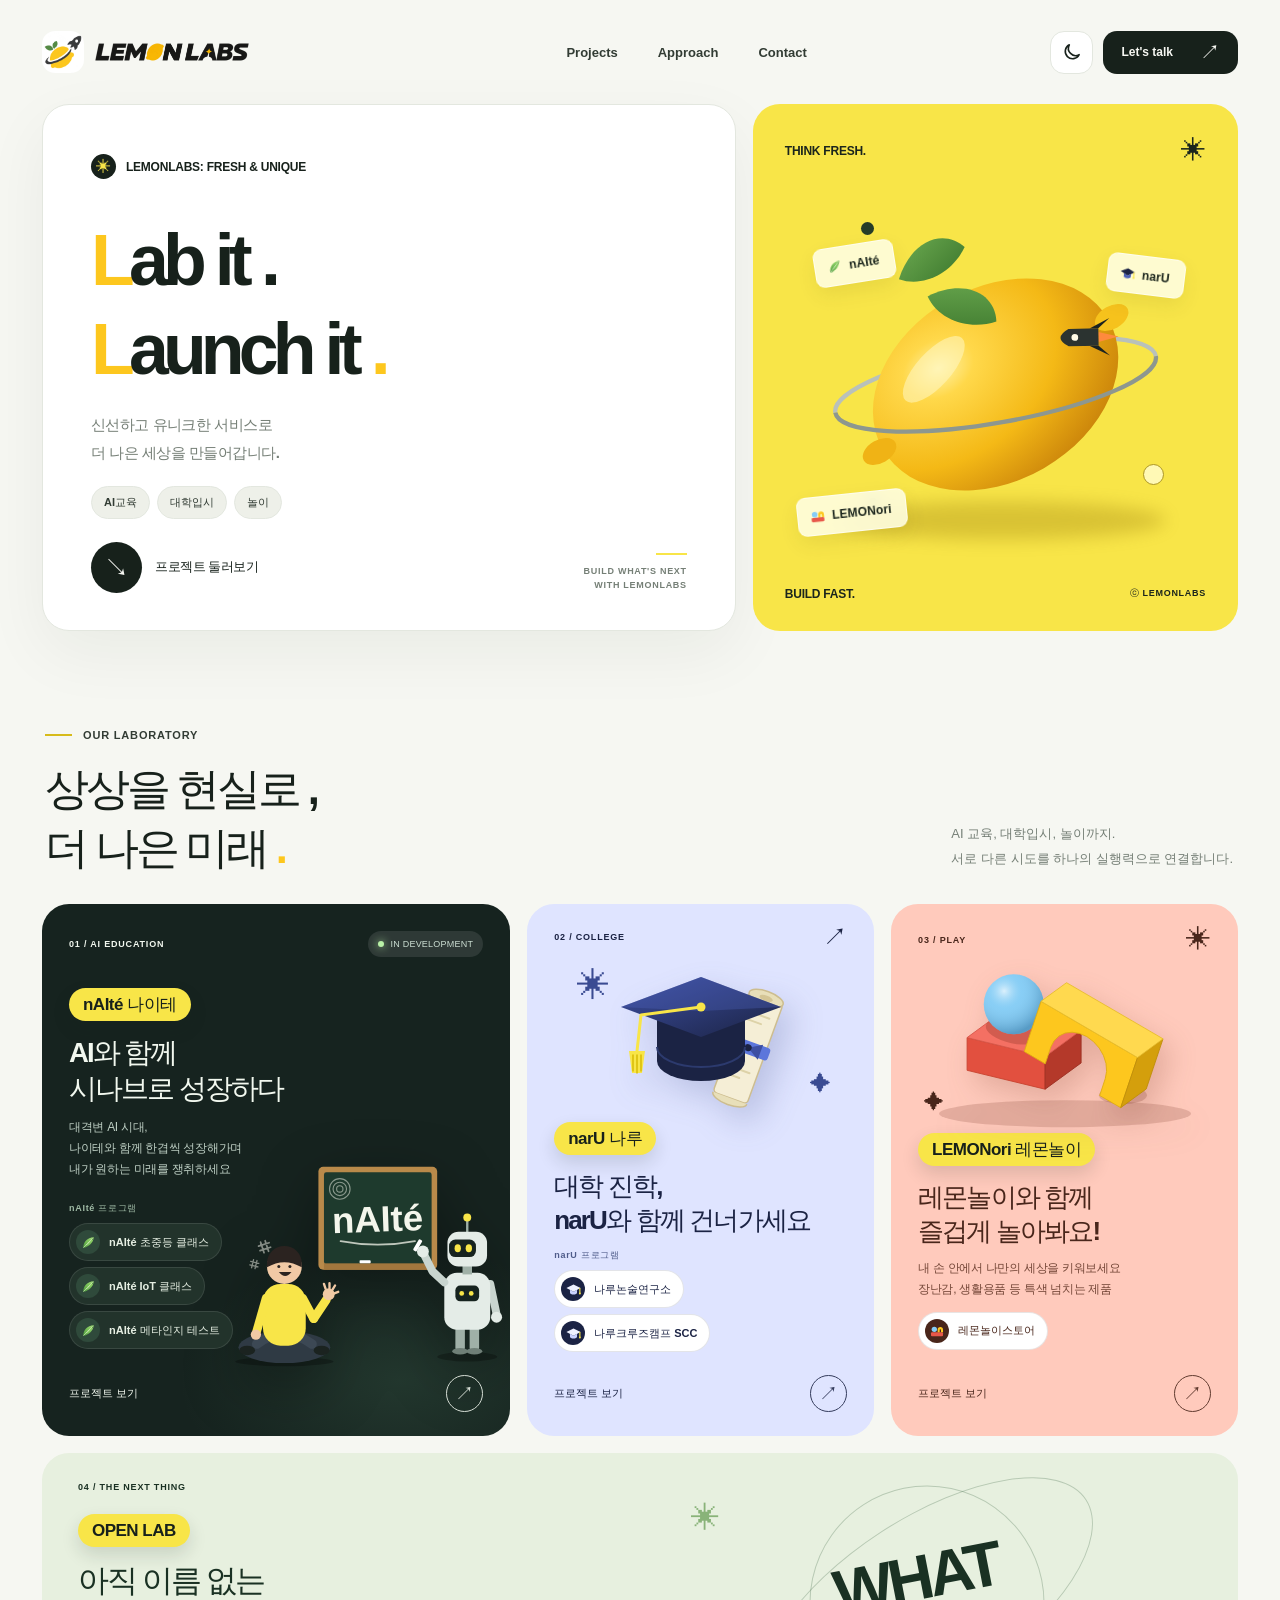
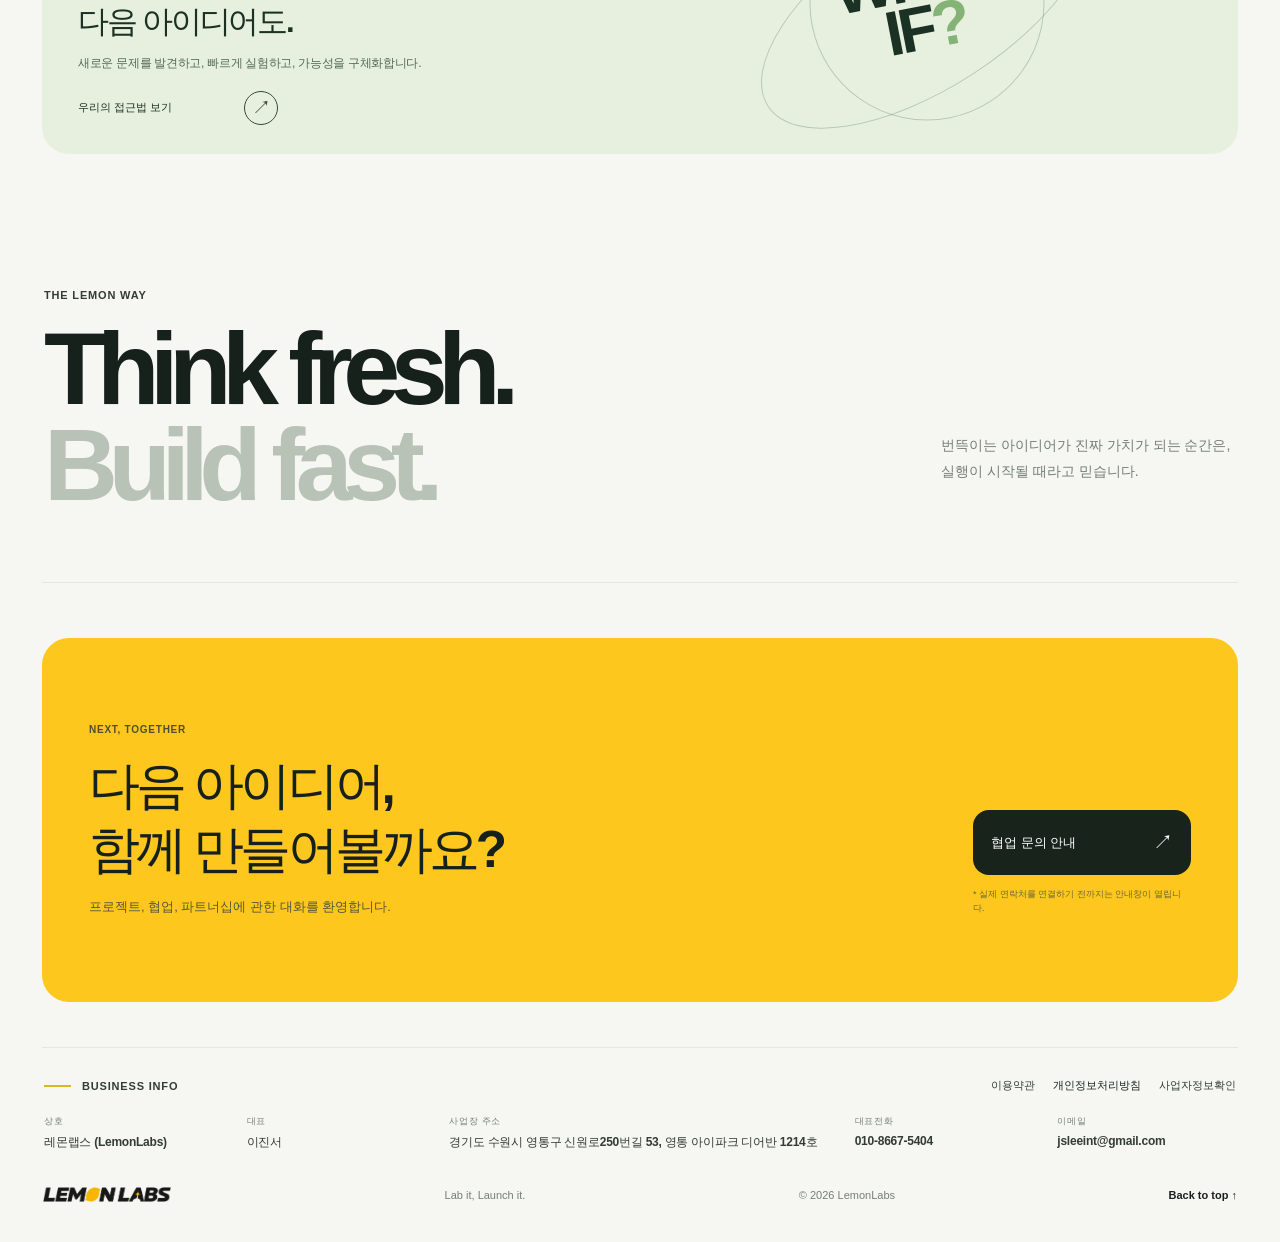
<file: index.html>
<!doctype html>
<html lang="ko">
<head>
  <meta charset="UTF-8">
  <meta name="viewport" content="width=device-width, initial-scale=1">
  <meta name="description" content="LemonLabs. 신선한 아이디어를 빠른 실행으로 연결하는 크리에이티브 실험실. AI 제품, 브랜드 경험, 커뮤니티 프로젝트를 만듭니다.">
  <meta name="theme-color" content="#f6f7f2">
  <title>LemonLabs | Lab it, Launch it.</title>
  <link rel="icon" href="assets/lemon-mark.png" type="image/png">
  <link rel="stylesheet" href="style.css">
  <script src="script.js" defer></script>
</head>
<body>
  <a class="skip-link" href="#main">본문 바로가기</a>
  <div class="page-shell" id="top">
    <header class="site-header">
      <a class="brand" href="#top" aria-label="레몬랩스 홈페이지 맨 위로">
        <img src="assets/lemon-mark.png" alt="" width="42" height="42">
        <img class="brand-wordmark wordmark-light" src="assets/lemon-wordmark.png" alt="" height="18"><img class="brand-wordmark wordmark-dark" src="assets/lemon-wordmark-dark.png" alt="" height="18">
      </a>

      <nav class="desktop-nav" aria-label="주 메뉴">
        <a href="#projects">Projects</a>
        <a href="#approach">Approach</a>
        <a href="#contact">Contact</a>
      </nav>

      <div class="header-actions">
        <button class="icon-button theme-toggle" type="button" aria-label="다크 모드 켜기" title="테마 전환">
          <svg class="moon-icon" viewBox="0 0 24 24" fill="none" stroke="currentColor" stroke-width="1.9" aria-hidden="true"><path d="M20.6 15.2A8.7 8.7 0 0 1 8.8 3.4a8.8 8.8 0 1 0 11.8 11.8Z" stroke-linejoin="round"/></svg>
          <svg class="sun-icon" viewBox="0 0 24 24" fill="none" stroke="currentColor" stroke-width="1.9" aria-hidden="true"><circle cx="12" cy="12" r="3.8"/><path stroke-linecap="round" d="M12 2v2m0 16v2M4.9 4.9l1.5 1.5m11.2 11.2 1.5 1.5M2 12h2m16 0h2M4.9 19.1l1.5-1.5M17.6 6.4l1.5-1.5"/></svg>
        </button>
        <a class="header-cta" href="#contact">Let's talk <span aria-hidden="true">↗︎</span></a>
        <button class="icon-button menu-toggle" type="button" aria-expanded="false" aria-controls="mobile-nav" aria-label="메뉴 열기">
          <svg viewBox="0 0 24 24" fill="none" stroke="currentColor" stroke-width="1.9" stroke-linecap="round" aria-hidden="true"><path d="M4 7h16M4 12h16M4 17h16"/></svg>
        </button>
      </div>
    </header>

    <nav class="mobile-nav" id="mobile-nav" aria-label="모바일 메뉴" hidden>
      <a href="#projects">Projects <span>↗︎</span></a>
      <a href="#approach">Approach <span>↗︎</span></a>
      <a href="#contact">Contact <span>↗︎</span></a>
    </nav>

    <main id="main">
      <section class="hero-grid" aria-label="레몬랩스 소개">
        <div class="hero-copy tile reveal">
          <div class="eyebrow"><span class="small-spark" aria-hidden="true">✳︎</span> LEMONLABS: FRESH &amp; UNIQUE</div>
          <h1><span class="hero-l">L</span>ab it .<br><span class="hero-l">L</span>aunch it <span class="period">.</span></h1>
          <p class="hero-description">신선하고 유니크한 서비스로<br>더 나은 세상을 만들어갑니다.</p>
          <div class="hero-tags"><span>AI교육</span><span>대학입시</span><span>놀이</span></div>
          <div class="hero-bottom">
            <a class="round-link" href="#projects"><span class="round-link-circle" aria-hidden="true">↘︎</span><span>프로젝트 둘러보기</span></a>
            <div class="micro-copy"><span class="micro-line"></span> BUILD WHAT'S NEXT<br>WITH LEMONLABS</div>
          </div>
        </div>

        <div class="hero-art tile reveal" aria-label="레몬랩스 브랜드 그래픽">
          <div class="art-top"><span>THINK FRESH.</span><span class="orbit-tiny" aria-hidden="true">✳︎</span></div>
          <div class="hero-illustration">
            <svg class="lemon-scene" viewBox="0 0 440 380" aria-hidden="true">
              <defs>
                <radialGradient id="lemonSkin" cx="34%" cy="28%" r="80%"><stop offset="0" stop-color="#fff2a8"/><stop offset=".18" stop-color="#ffd84a"/><stop offset=".6" stop-color="#f4b916"/><stop offset="1" stop-color="#c9820a"/></radialGradient>
                <linearGradient id="leafSkin" x1="0" y1="0" x2="1" y2="1"><stop offset="0" stop-color="#6aa84f"/><stop offset="1" stop-color="#3f7a2f"/></linearGradient>
                <filter id="softBlur" x="-30%" y="-80%" width="160%" height="260%"><feGaussianBlur stdDeviation="9"/></filter>
              </defs>
              <ellipse cx="226" cy="342" rx="172" ry="20" fill="#8a6a00" opacity=".28" filter="url(#softBlur)"/>
              <g class="orbit-group" transform="translate(220 200) rotate(-10)">
                <ellipse class="orbit-ring orbit-back" rx="170" ry="40" pathLength="100"/>
                <g class="rocket rocket-back" transform="scale(1.3)"><path class="flame" d="M-16,-4 L-32,0 L-16,4 Z"/><path class="fin" d="M-16,-7 L-25,-15 L-9,-7 Z"/><path class="fin" d="M-16,7 L-25,15 L-9,7 Z"/><path class="rocket-body" d="M-16,-7 L8,-7 Q21,0 8,7 L-16,7 Z"/><circle class="rocket-window" cx="3" cy="0" r="3.4"/></g>
              </g>
              <g class="lemon-float">
                <g transform="rotate(-30 220 200)">
                  <ellipse cx="220" cy="200" rx="136" ry="101" fill="url(#lemonSkin)"/>
                  <ellipse cx="80" cy="200" rx="19" ry="12" fill="#f0b315"/>
                  <ellipse cx="360" cy="200" rx="19" ry="12" fill="#f6c21c"/>
                  <ellipse cx="172" cy="154" rx="44" ry="18" fill="#fff7c4" opacity=".55" transform="rotate(-18 172 154)"/>
                </g>
                <g transform="translate(119 90)">
                  <g transform="rotate(-20)"><path class="leaf" d="M0 0 C 26 -34, 62 -34, 76 -8 C 56 12, 22 18, 0 0 Z" fill="url(#leafSkin)"/></g>
                  <g transform="translate(30 18) rotate(26)"><path class="leaf leaf-two" d="M0 0 C 26 -34, 62 -34, 76 -8 C 56 12, 22 18, 0 0 Z" fill="url(#leafSkin)"/></g>
                </g>
              </g>
              <g class="orbit-group" transform="translate(220 200) rotate(-10)">
                <ellipse class="orbit-ring orbit-front" rx="170" ry="40" pathLength="100"/>
                <g class="rocket rocket-front" transform="scale(1.3)"><path class="flame" d="M-16,-4 L-32,0 L-16,4 Z"/><path class="fin" d="M-16,-7 L-25,-15 L-9,-7 Z"/><path class="fin" d="M-16,7 L-25,15 L-9,7 Z"/><path class="rocket-body" d="M-16,-7 L8,-7 Q21,0 8,7 L-16,7 Z"/><circle class="rocket-window" cx="3" cy="0" r="3.4"/></g>
              </g>
            </svg>
            <span class="orb orb-a" aria-hidden="true"></span><span class="orb orb-b" aria-hidden="true"></span><span class="orb orb-c" aria-hidden="true"></span>
            <a class="floating-label floating-label-top" href="#naite" aria-label="nAIté 소개로 이동"><span class="step-leaf"><svg viewBox="0 0 24 24" aria-hidden="true"><defs><linearGradient id="leafFresh" x1="0" y1="1" x2="1" y2="0"><stop offset="0" stop-color="#4f9a3f"/><stop offset=".55" stop-color="#7cc45a"/><stop offset="1" stop-color="#a8df7a"/></linearGradient></defs><path d="M4.5 19.5 C 4.8 11.5, 10 5, 19.5 4.5 C 18.6 12.5, 12.5 18.2, 4.5 19.5 Z" fill="url(#leafFresh)"/><path d="M19.5 4.5 C 17.4 5.3, 16.3 7, 16.9 9 C 17.9 7.6, 18.8 6.2, 19.5 4.5 Z" fill="#3f7f33"/><path d="M5.2 18.8 C 9 15, 13 11, 18.2 5.8" fill="none" stroke="#e9f7d6" stroke-width="1" stroke-linecap="round" opacity=".8"/><path d="M8.5 15.5 c 1.5 -0.4 2.6 -0.9 3.6 -1.8 M11 12.8 c 1.4 -0.5 2.3 -1 3.2 -1.9" fill="none" stroke="#e9f7d6" stroke-width=".8" stroke-linecap="round" opacity=".55"/></svg></span>nAIté</a>
            <a class="floating-label floating-label-mid" href="#naru" aria-label="narU 소개로 이동"><span class="step-cap"><svg viewBox="0 0 24 24" aria-hidden="true"><polygon points="2,10 12,5 22,10 12,15" fill="#eef1ff"/><path d="M7 12.5v4c0 1.4 2.3 2.5 5 2.5s5-1.1 5-2.5v-4L12 15z" fill="#c9d2ff"/><path d="M21 10.5v6" stroke="#f8e548" stroke-width="1.6" stroke-linecap="round"/><circle cx="21" cy="17.5" r="1.4" fill="#f8e548"/></svg></span>narU</a>
            <a class="floating-label floating-label-bottom" href="#lemonori" aria-label="LEMONori 소개로 이동"><span class="step-store"><svg viewBox="0 0 24 24" aria-hidden="true"><rect x="3" y="14" width="18" height="6" rx="1.5" fill="#e8584a"/><circle cx="8" cy="9.5" r="4" fill="#86cdf5"/><path d="M13 14v-4a4 4 0 0 1 8 0v4h-3v-3.5a1 1 0 0 0-2 0V14z" fill="#fdc71e"/></svg></span>LEMONori</a>
          </div>
          <div class="art-bottom"><span>BUILD FAST.</span><span>ⓒ LEMONLABS</span></div>
        </div>
      </section>

      <section id="projects" class="projects-section" aria-labelledby="projects-title">
        <div class="section-heading reveal">
          <div><p class="section-kicker"><span class="kicker-line"></span> OUR LABORATORY</p><h2 id="projects-title">상상을 현실로 ,<br>더 나은 미래 <span class="period">.</span></h2></div>
          <p class="section-summary">AI 교육, 대학입시, 놀이까지.<br>서로 다른 시도를 하나의 실행력으로 연결합니다.</p>
        </div>

        <div class="bento-grid">
          <article class="project-card card-ai reveal" id="naite" data-project="naite">
            <div class="card-top"><span class="card-number">01 / AI EDUCATION</span><span class="status-pill"><span class="status-dot"></span> IN DEVELOPMENT</span></div>
            <div class="ai-card-content"><a class="card-eyebrow" href="naite.html#top">nAIté 나이테</a><h3>AI와 함께<br>시나브로 성장하다</h3><p>대격변 AI 시대,<br>나이테와 함께 한겹씩 성장해가며<br>내가 원하는 미래를 쟁취하세요</p></div>
            <div class="rings-steps">
              <span class="steps-caption">nAIté 프로그램</span>
              <ul class="step-list">
                <li><a class="step" href="naite.html#class" data-link="naite-class"><span class="step-leaf"><svg viewBox="0 0 24 24" aria-hidden="true"><defs><linearGradient id="leafFresh" x1="0" y1="1" x2="1" y2="0"><stop offset="0" stop-color="#4f9a3f"/><stop offset=".55" stop-color="#7cc45a"/><stop offset="1" stop-color="#a8df7a"/></linearGradient></defs><path d="M4.5 19.5 C 4.8 11.5, 10 5, 19.5 4.5 C 18.6 12.5, 12.5 18.2, 4.5 19.5 Z" fill="url(#leafFresh)"/><path d="M19.5 4.5 C 17.4 5.3, 16.3 7, 16.9 9 C 17.9 7.6, 18.8 6.2, 19.5 4.5 Z" fill="#3f7f33"/><path d="M5.2 18.8 C 9 15, 13 11, 18.2 5.8" fill="none" stroke="#e9f7d6" stroke-width="1" stroke-linecap="round" opacity=".8"/><path d="M8.5 15.5 c 1.5 -0.4 2.6 -0.9 3.6 -1.8 M11 12.8 c 1.4 -0.5 2.3 -1 3.2 -1.9" fill="none" stroke="#e9f7d6" stroke-width=".8" stroke-linecap="round" opacity=".55"/></svg></span><span>nAIté 초중등 클래스</span></a></li>
                <li><a class="step" href="naite.html#iot" data-link="naite-iot"><span class="step-leaf"><svg viewBox="0 0 24 24" aria-hidden="true"><defs><linearGradient id="leafFresh" x1="0" y1="1" x2="1" y2="0"><stop offset="0" stop-color="#4f9a3f"/><stop offset=".55" stop-color="#7cc45a"/><stop offset="1" stop-color="#a8df7a"/></linearGradient></defs><path d="M4.5 19.5 C 4.8 11.5, 10 5, 19.5 4.5 C 18.6 12.5, 12.5 18.2, 4.5 19.5 Z" fill="url(#leafFresh)"/><path d="M19.5 4.5 C 17.4 5.3, 16.3 7, 16.9 9 C 17.9 7.6, 18.8 6.2, 19.5 4.5 Z" fill="#3f7f33"/><path d="M5.2 18.8 C 9 15, 13 11, 18.2 5.8" fill="none" stroke="#e9f7d6" stroke-width="1" stroke-linecap="round" opacity=".8"/><path d="M8.5 15.5 c 1.5 -0.4 2.6 -0.9 3.6 -1.8 M11 12.8 c 1.4 -0.5 2.3 -1 3.2 -1.9" fill="none" stroke="#e9f7d6" stroke-width=".8" stroke-linecap="round" opacity=".55"/></svg></span><span>nAIté IoT 클래스</span></a></li>
                <li><a class="step" href="naite.html#metacognition" data-link="naite-metacognition"><span class="step-leaf"><svg viewBox="0 0 24 24" aria-hidden="true"><defs><linearGradient id="leafFresh" x1="0" y1="1" x2="1" y2="0"><stop offset="0" stop-color="#4f9a3f"/><stop offset=".55" stop-color="#7cc45a"/><stop offset="1" stop-color="#a8df7a"/></linearGradient></defs><path d="M4.5 19.5 C 4.8 11.5, 10 5, 19.5 4.5 C 18.6 12.5, 12.5 18.2, 4.5 19.5 Z" fill="url(#leafFresh)"/><path d="M19.5 4.5 C 17.4 5.3, 16.3 7, 16.9 9 C 17.9 7.6, 18.8 6.2, 19.5 4.5 Z" fill="#3f7f33"/><path d="M5.2 18.8 C 9 15, 13 11, 18.2 5.8" fill="none" stroke="#e9f7d6" stroke-width="1" stroke-linecap="round" opacity=".8"/><path d="M8.5 15.5 c 1.5 -0.4 2.6 -0.9 3.6 -1.8 M11 12.8 c 1.4 -0.5 2.3 -1 3.2 -1.9" fill="none" stroke="#e9f7d6" stroke-width=".8" stroke-linecap="round" opacity=".55"/></svg></span><span>nAIté 메타인지 테스트</span></a></li>
              </ul>
            </div>
            <div class="talk-visual" aria-hidden="true">
              <svg class="talk-svg" viewBox="0 0 360 300">
                <ellipse cx="75" cy="276" rx="62" ry="6" fill="#000" opacity=".28"/>
                <ellipse cx="306" cy="270" rx="38" ry="6" fill="#000" opacity=".28"/>
                <rect x="118" y="30" width="150" height="130" rx="6" fill="#b98a4a"/>
                <rect x="125" y="37" width="136" height="116" rx="3" fill="#1e3a2d"/>
                <g fill="none" stroke="#f4f6ec" stroke-opacity=".5" stroke-width="1.4"><circle cx="145" cy="58" r="4"/><circle cx="145" cy="58" r="8.5"/><circle cx="145" cy="58" r="13"/></g>
                <text class="chalk-text" x="193" y="112" text-anchor="middle" font-size="46" font-weight="900" fill="#f4f6ec" transform="rotate(-2 193 108)">nAIté</text>
                <path d="M146 124 q47 9 94 0" fill="none" stroke="#f4f6ec" stroke-width="2.2" stroke-linecap="round" opacity=".75"/>
                <rect x="125" y="152" width="136" height="8" fill="#a2773d"/>
                <rect x="170" y="148" width="14" height="4" rx="1" fill="#fff"/>
                <g class="person">
                  <ellipse cx="75" cy="258" rx="58" ry="20" fill="#2f3a44"/>
                  <path d="M40 254 q35 -26 70 0" fill="none" stroke="#3c4854" stroke-width="12" stroke-linecap="round"/>
                  <ellipse cx="28" cy="262" rx="10" ry="6" fill="#1b2320"/><ellipse cx="122" cy="262" rx="10" ry="6" fill="#1b2320"/>
                  <rect x="48" y="178" width="54" height="78" rx="22" fill="#f8e548"/>
                  <path d="M52 196 L40 238" stroke="#f8e548" stroke-width="11" stroke-linecap="round"/>
                  <circle cx="39" cy="242" r="6.5" fill="#f1c9a5"/>
                  <path d="M98 196 L112 222" stroke="#f8e548" stroke-width="11" stroke-linecap="round"/>
                  <g class="hand-gesture">
                    <path d="M112 222 L128 198" stroke="#f8e548" stroke-width="11" stroke-linecap="round"/>
                    <circle cx="131" cy="191" r="7.5" fill="#f1c9a5"/>
                    <path d="M127 184 l-2 -6 M132 183 l0 -6 M136 185 l3 -5 M138 190 l5 -2" stroke="#f1c9a5" stroke-width="3" stroke-linecap="round"/>
                  </g>
                  <circle cx="75" cy="156" r="22" fill="#f1c9a5"/>
                  <path d="M53 152 a22 22 0 0 1 44 0 v5 q-22 -13 -44 0z" fill="#2b2320"/>
                  <circle cx="68" cy="156" r="1.9" fill="#2b2320"/><circle cx="82" cy="156" r="1.9" fill="#2b2320"/>
                  <path class="mouth" d="M68 163 q8 10 16 0 z" fill="#2b2320"/>
                  <g class="laugh-mark" transform="translate(50 131) rotate(-18)" stroke="#f4f6ec" stroke-opacity=".5" stroke-width="2.2" stroke-linecap="round"><path d="M-7 -3h14M-7 3h14M-3 -7v14M3 -7v14"/></g>
                  <g class="laugh-mark laugh-two" transform="translate(37 153) rotate(14) scale(.75)" stroke="#f4f6ec" stroke-opacity=".5" stroke-width="2.2" stroke-linecap="round"><path d="M-7 -3h14M-7 3h14M-3 -7v14M3 -7v14"/></g>
                </g>
                <g class="robot">
                  <rect x="291" y="232" width="12" height="30" rx="4" fill="#9fb0a7"/><rect x="309" y="232" width="12" height="30" rx="4" fill="#9fb0a7"/>
                  <ellipse cx="297" cy="263" rx="10" ry="4" fill="#6f7f77"/><ellipse cx="315" cy="263" rx="10" ry="4" fill="#6f7f77"/>
                  <path d="M335 178 L343 216" stroke="#c9d5cf" stroke-width="10" stroke-linecap="round"/><circle cx="343" cy="220" r="7" fill="#e4ece7"/>
                  <rect x="277" y="164" width="58" height="72" rx="16" fill="#e4ece7"/>
                  <rect x="291" y="180" width="30" height="20" rx="6" fill="#16231f"/>
                  <circle class="robot-light" cx="299" cy="190" r="3" fill="#f8e548"/><circle class="robot-light light-two" cx="311" cy="190" r="3" fill="#f8e548"/>
                  <rect x="300" y="154" width="12" height="12" fill="#9fb0a7"/>
                  <path d="M306 112 V98" stroke="#9fb0a7" stroke-width="3" stroke-linecap="round"/><circle class="robot-light" cx="306" cy="94" r="5" fill="#f8e548"/>
                  <rect x="281" y="112" width="50" height="44" rx="14" fill="#e4ece7"/>
                  <rect x="283" y="122" width="34" height="22" rx="8" fill="#16231f"/>
                  <ellipse class="robot-eye" cx="294" cy="133" rx="4" ry="5" fill="#f8e548"/><ellipse class="robot-eye" cx="308" cy="133" rx="4" ry="5" fill="#f8e548"/>
                  <g class="robot-arm">
                    <path d="M277 176 L262 162 L251 140" fill="none" stroke="#c9d5cf" stroke-width="10" stroke-linecap="round" stroke-linejoin="round"/>
                    <circle cx="250" cy="137" r="7.5" fill="#e4ece7"/>
                    <rect x="241" y="121" width="5" height="16" rx="1.5" fill="#fff" transform="rotate(30 243 129)"/>
                  </g>
                </g>
              </svg>
            </div>
            <button class="card-open" type="button" data-open-project="naite" aria-label="nAIté 프로젝트 자세히 보기"><span>프로젝트 보기</span><span class="arrow-circle" aria-hidden="true">↗︎</span></button>
          </article>

          <article class="project-card card-studio reveal" id="naru" data-project="studio">
            <div class="card-top"><span class="card-number">02 / COLLEGE</span><span class="card-small-icon" aria-hidden="true">↗︎</span></div>
            <div class="studio-art" aria-hidden="true"><span class="studio-star star-one">✳︎</span><svg class="studio-scene" viewBox="0 0 200 170">
                <defs><linearGradient id="boardShine" x1="0" y1="0" x2="1" y2="1"><stop offset="0" stop-color="#3d4fa2"/><stop offset="1" stop-color="#1b2344"/></linearGradient></defs>
                <g class="scroll" transform="rotate(20 146 104)">
                  <rect x="128" y="48" width="36" height="106" rx="4" fill="#f5eed6" stroke="#cdbd8f" stroke-width="1.5"/>
                  <path d="M128 154 a18 7 0 0 0 36 0" fill="#e8dfb9" stroke="#cdbd8f" stroke-width="1.5"/>
                  <path d="M136 66h20M136 74h14M136 124h20M136 132h12" stroke="#ddd2a8" stroke-width="2" stroke-linecap="round"/>
                  <ellipse cx="146" cy="48" rx="18" ry="7" fill="#e8dfb9" stroke="#cdbd8f" stroke-width="1.5"/>
                  <ellipse cx="146" cy="48" rx="7" ry="2.8" fill="#d4c595"/>
                  <rect x="124" y="94" width="44" height="13" rx="3" fill="#5c76db"/>
                  <path d="M146 100.5 l-13 -8 v16 z M146 100.5 l13 -8 v16 z" fill="#3d4fa2"/>
                  <circle cx="146" cy="100.5" r="3.5" fill="#1b2344"/>
                </g>
                <g class="cap">
                  <path d="M56 72 a44 24 0 0 1 88 0 v42 a44 20 0 0 1 -88 0 z" fill="#1b2344"/>
                  <path d="M56 100 a44 20 0 0 0 88 0" fill="none" stroke="#2c3a6e" stroke-width="2"/>
                  <polygon points="20,60 100,30 180,60 100,90" fill="url(#boardShine)"/>
                  <polygon points="20,60 100,30 180,60 100,64" fill="#4a5fb8" opacity=".35"/>
                  <circle cx="100" cy="60" r="4.5" fill="#f8e548"/>
                  <g class="tassel"><path d="M100 60 L40 68 L36 104" fill="none" stroke="#f8e548" stroke-width="3" stroke-linecap="round" stroke-linejoin="round"/><path d="M28 104 L44 104 L41 126 L31 126 Z" fill="#f8e548"/><path d="M32 108v16M36 108v18M40 108v16" stroke="#d6b900" stroke-width="1.4" stroke-linecap="round"/></g>
                </g>
              </svg><span class="studio-star star-two">✦</span></div>
            <div class="studio-content"><a class="card-eyebrow" href="naru.html#top">narU 나루</a><h3>대학 진학,<br>narU와 함께 건너가세요</h3><div class="rings-steps">
              <span class="steps-caption">narU 프로그램</span>
              <ul class="step-list">
                <li><a class="step" href="naru.html#essay" data-link="naru-essay"><span class="step-cap"><svg viewBox="0 0 24 24" aria-hidden="true"><polygon points="2,10 12,5 22,10 12,15" fill="#eef1ff"/><path d="M7 12.5v4c0 1.4 2.3 2.5 5 2.5s5-1.1 5-2.5v-4L12 15z" fill="#c9d2ff"/><path d="M21 10.5v6" stroke="#f8e548" stroke-width="1.6" stroke-linecap="round"/><circle cx="21" cy="17.5" r="1.4" fill="#f8e548"/></svg></span><span>나루논술연구소</span></a></li>
                <li><a class="step" href="naru.html#scc" data-link="naru-scc"><span class="step-cap"><svg viewBox="0 0 24 24" aria-hidden="true"><polygon points="2,10 12,5 22,10 12,15" fill="#eef1ff"/><path d="M7 12.5v4c0 1.4 2.3 2.5 5 2.5s5-1.1 5-2.5v-4L12 15z" fill="#c9d2ff"/><path d="M21 10.5v6" stroke="#f8e548" stroke-width="1.6" stroke-linecap="round"/><circle cx="21" cy="17.5" r="1.4" fill="#f8e548"/></svg></span><span>나루크루즈캠프 SCC</span></a></li>
              </ul>
            </div></div>
            <button class="card-open" type="button" data-open-project="studio" aria-label="narU 프로젝트 자세히 보기"><span>프로젝트 보기</span><span class="arrow-circle" aria-hidden="true">↗︎</span></button>
          </article>

          <article class="project-card card-party reveal" id="lemonori" data-project="party">
            <div class="card-top"><span class="card-number">03 / PLAY</span><span class="asterisk-symbol" aria-hidden="true">✳︎</span></div>
            <div class="party-art" aria-hidden="true"><svg class="blocks-svg" viewBox="0 0 300 190" aria-hidden="true">
                <defs>
                  <radialGradient id="ballGloss" cx="34%" cy="28%" r="72%"><stop offset="0" stop-color="#ffffff" stop-opacity=".7"/><stop offset=".4" stop-color="#9fd8f8" stop-opacity=".1"/><stop offset="1" stop-color="#1f5f8c" stop-opacity=".45"/></radialGradient>
                </defs>
                <g transform="translate(88.1 98.9) scale(1.5)">
                  <ellipse cx="41.3" cy="46.5" rx="84" ry="9" fill="#7a3a2a" opacity=".2"/>
                  <g class="block block-rect">
                    <polygon points="-24.0,17.6 28.0,30.2 28.0,8.5 -24.0,-4.2" fill="#e2503f" stroke="#c9432f" stroke-width=".6" stroke-linejoin="round"/>
                    <polygon points="52.0,12.7 28.0,30.2 28.0,8.5 52.0,-9.1" fill="#b4392a" stroke="#9c2f22" stroke-width=".6" stroke-linejoin="round"/>
                    <polygon points="0.0,-21.8 52.0,-9.1 28.0,8.5 -24.0,-4.2" fill="#f47063" stroke="#d9574a" stroke-width=".6" stroke-linejoin="round"/>
                  </g>
                  <g class="block block-circle">
                    <ellipse cx="7.1" cy="-8.3" rx="19" ry="8" transform="rotate(12 7.1 -8.3)" fill="#7a2a1c" opacity=".28"/>
                    <circle cx="7.1" cy="-26.4" r="20" fill="#86cdf5"/>
                    <circle cx="7.1" cy="-26.4" r="20" fill="url(#ballGloss)"/>
                  </g>
                  <g class="block block-arch">
                    <ellipse cx="79.9" cy="34.2" rx="16" ry="6" fill="#7a3a2a" opacity=".22"/>
                    <polygon points="14.1,5.1 28.1,13.3 31.8,2.1 31.8,2.1 34.0,-2.1 37.2,-5.2 41.3,-7.2 46.0,-7.8 50.9,-7.0 55.8,-4.9 60.3,-1.5 64.1,2.8 66.9,7.7 68.6,13.0 69.0,18.3 68.1,23.2 64.4,34.4 78.4,42.5 89.6,9.1 25.3,-28.4" fill="#fdc71e" stroke="#e0ad12" stroke-width=".6" stroke-linejoin="round"/>
                    <polygon points="95.4,30.1 78.4,42.5 89.6,9.1 106.6,-3.4" fill="#d49f0c" stroke="#bf8e0a" stroke-width=".6" stroke-linejoin="round"/>
                    <polygon points="42.3,-40.8 106.6,-3.4 89.6,9.1 25.3,-28.4" fill="#ffd94f" stroke="#e8be2c" stroke-width=".6" stroke-linejoin="round"/>
                  </g>
                </g>
              </svg><span class="party-spark p-two">✦</span></div>
            <div class="party-content"><a class="card-eyebrow" href="lemonori.html#top">LEMONori 레몬놀이</a><h3>레몬놀이와 함께<br>즐겁게 놀아봐요!</h3><p>내 손 안에서 나만의 세상을 키워보세요<br>장난감, 생활용품 등 특색 넘치는 제품</p>
            <div class="rings-steps">
              <ul class="step-list">
                <li><a class="step" href="lemonori.html#store" data-link="lemonori-store"><span class="step-store"><svg viewBox="0 0 24 24" aria-hidden="true"><rect x="3" y="14" width="18" height="6" rx="1.5" fill="#e8584a"/><circle cx="8" cy="9.5" r="4" fill="#86cdf5"/><path d="M13 14v-4a4 4 0 0 1 8 0v4h-3v-3.5a1 1 0 0 0-2 0V14z" fill="#fdc71e"/></svg></span><span>레몬놀이스토어</span></a></li>
              </ul>
            </div></div>
            <button class="card-open" type="button" data-open-project="party" aria-label="LEMONori 프로젝트 자세히 보기"><span>프로젝트 보기</span><span class="arrow-circle" aria-hidden="true">↗︎</span></button>
          </article>

          <article class="project-card card-lab reveal" data-project="lab">
            <div class="lab-copy"><span class="card-number">04 / THE NEXT THING</span><p class="card-eyebrow">OPEN LAB</p><h3>아직 이름 없는<br>다음 아이디어도.</h3><p>새로운 문제를 발견하고, 빠르게 실험하고, 가능성을 구체화합니다.</p><button class="card-open lab-open" type="button" data-open-project="lab" aria-label="Open Lab 자세히 보기"><span>우리의 접근법 보기</span><span class="arrow-circle" aria-hidden="true">↗︎</span></button></div>
            <div class="lab-visual" aria-hidden="true"><div class="lab-ring ring-one"></div><div class="lab-ring ring-two"></div><span class="lab-center">WHAT<br>IF<span>?</span></span><span class="lab-asterisk">✳︎</span></div>
          </article>
        </div>
      </section>

      <section id="approach" class="approach-section reveal" aria-labelledby="approach-title">
        <div class="approach-main"><span class="section-kicker">THE LEMON WAY</span><h2 id="approach-title">Think fresh.<br><span>Build fast.</span></h2></div>
        <div class="approach-aside"><p>번뜩이는 아이디어가 진짜 가치가 되는 순간은, 실행이 시작될 때라고 믿습니다.</p></div>
      </section>

      <section id="contact" class="contact-section reveal" aria-labelledby="contact-title">
        <div><span class="section-kicker">NEXT, TOGETHER</span><h2 id="contact-title">다음 아이디어,<br>함께 만들어볼까요?</h2><p>프로젝트, 협업, 파트너십에 관한 대화를 환영합니다.</p></div>
        <div class="contact-side"><button class="contact-button" type="button" id="contact-button" aria-haspopup="dialog"><span>협업 문의 안내</span><span aria-hidden="true">↗︎</span></button><span class="contact-hint">* 실제 연락처를 연결하기 전까지는 안내창이 열립니다.</span></div>
      </section>
    </main>

    <section class="biz-info" aria-label="사업자 정보">
      <div class="biz-head">
        <span class="section-kicker"><span class="kicker-line"></span> BUSINESS INFO</span>
        <nav class="biz-links" aria-label="약관 및 정책">
          <a href="terms.html">이용약관</a>
          <a href="privacy.html"><strong>개인정보처리방침</strong></a>
          <a href="https://www.ftc.go.kr/bizCommPop.do" target="_blank" rel="noopener" title="사업자등록 후 번호가 연결됩니다">사업자정보확인</a>
        </nav>
      </div>
      <dl class="biz-grid">
      <!-- 보류 항목(요청 시 다시 추가): 사업자등록번호 / 통신판매업신고 / 개인정보보호책임자
           <div><dt>사업자등록번호</dt><dd>000-00-00000</dd></div>
           <div><dt>통신판매업신고</dt><dd>제0000-경기수원-0000호</dd></div>
           <div><dt>개인정보보호책임자</dt><dd>담당자명</dd></div> -->
        <div><dt>상호</dt><dd>레몬랩스 (LemonLabs)</dd></div>
        <div><dt>대표</dt><dd>이진서</dd></div>
        <div class="biz-wide"><dt>사업장 주소</dt><dd>경기도 수원시 영통구 신원로250번길 53, 영통 아이파크 디어반 1214호</dd></div>
        <div><dt>대표전화</dt><dd>010-8667-5404</dd></div>
        <div><dt>이메일</dt><dd>jsleeint@gmail.com</dd></div>
      </dl>
    </section>

    <footer class="site-footer"><a class="footer-brand" href="#top" aria-label="레몬랩스 홈페이지 맨 위로"><img class="footer-wordmark wordmark-light" src="assets/lemon-wordmark.png" alt="" height="15"><img class="footer-wordmark wordmark-dark" src="assets/lemon-wordmark-dark.png" alt="" height="15"></a><span>Lab it, Launch it.</span><span>© <span id="year">2026</span> LemonLabs</span><a href="#top" class="back-top">Back to top ↑︎</a></footer>
  </div>

  <dialog class="info-dialog" id="project-dialog" aria-labelledby="dialog-title">
    <div class="dialog-inner"><button class="dialog-close" type="button" aria-label="닫기">✕</button><span class="dialog-kicker" id="dialog-kicker">PROJECT / 01</span><h2 id="dialog-title"></h2><p id="dialog-description"></p><div class="dialog-meta"><span>FOCUS AREA</span><strong id="dialog-tags"></strong></div><p class="dialog-note">현재 페이지는 프로젝트 소개용 프로토타입입니다. 향후 별도 상세 페이지와 연결할 수 있습니다.</p><button class="dialog-confirm" type="button">확인 <span>↗︎</span></button></div>
  </dialog>

  <dialog class="info-dialog" id="contact-dialog" aria-labelledby="contact-dialog-title">
    <div class="dialog-inner"><button class="dialog-close" type="button" aria-label="닫기">✕</button><span class="dialog-kicker">LET'S CONNECT</span><h2 id="contact-dialog-title">좋은 이야기를 시작해요.</h2><p>이 시안에는 실제 연락처가 연결되지 않았습니다. 정식 공개 전, <code>index.html</code>의 연락처 버튼을 이메일 주소·문의 폼·SNS 링크 중 하나로 교체해 주세요.</p><p class="dialog-note">현재는 디자인과 버튼 동작을 확인하는 데모입니다.</p><button class="dialog-confirm" type="button">확인 <span>↗︎</span></button></div>
  </dialog>
</body>
</html>
</file>
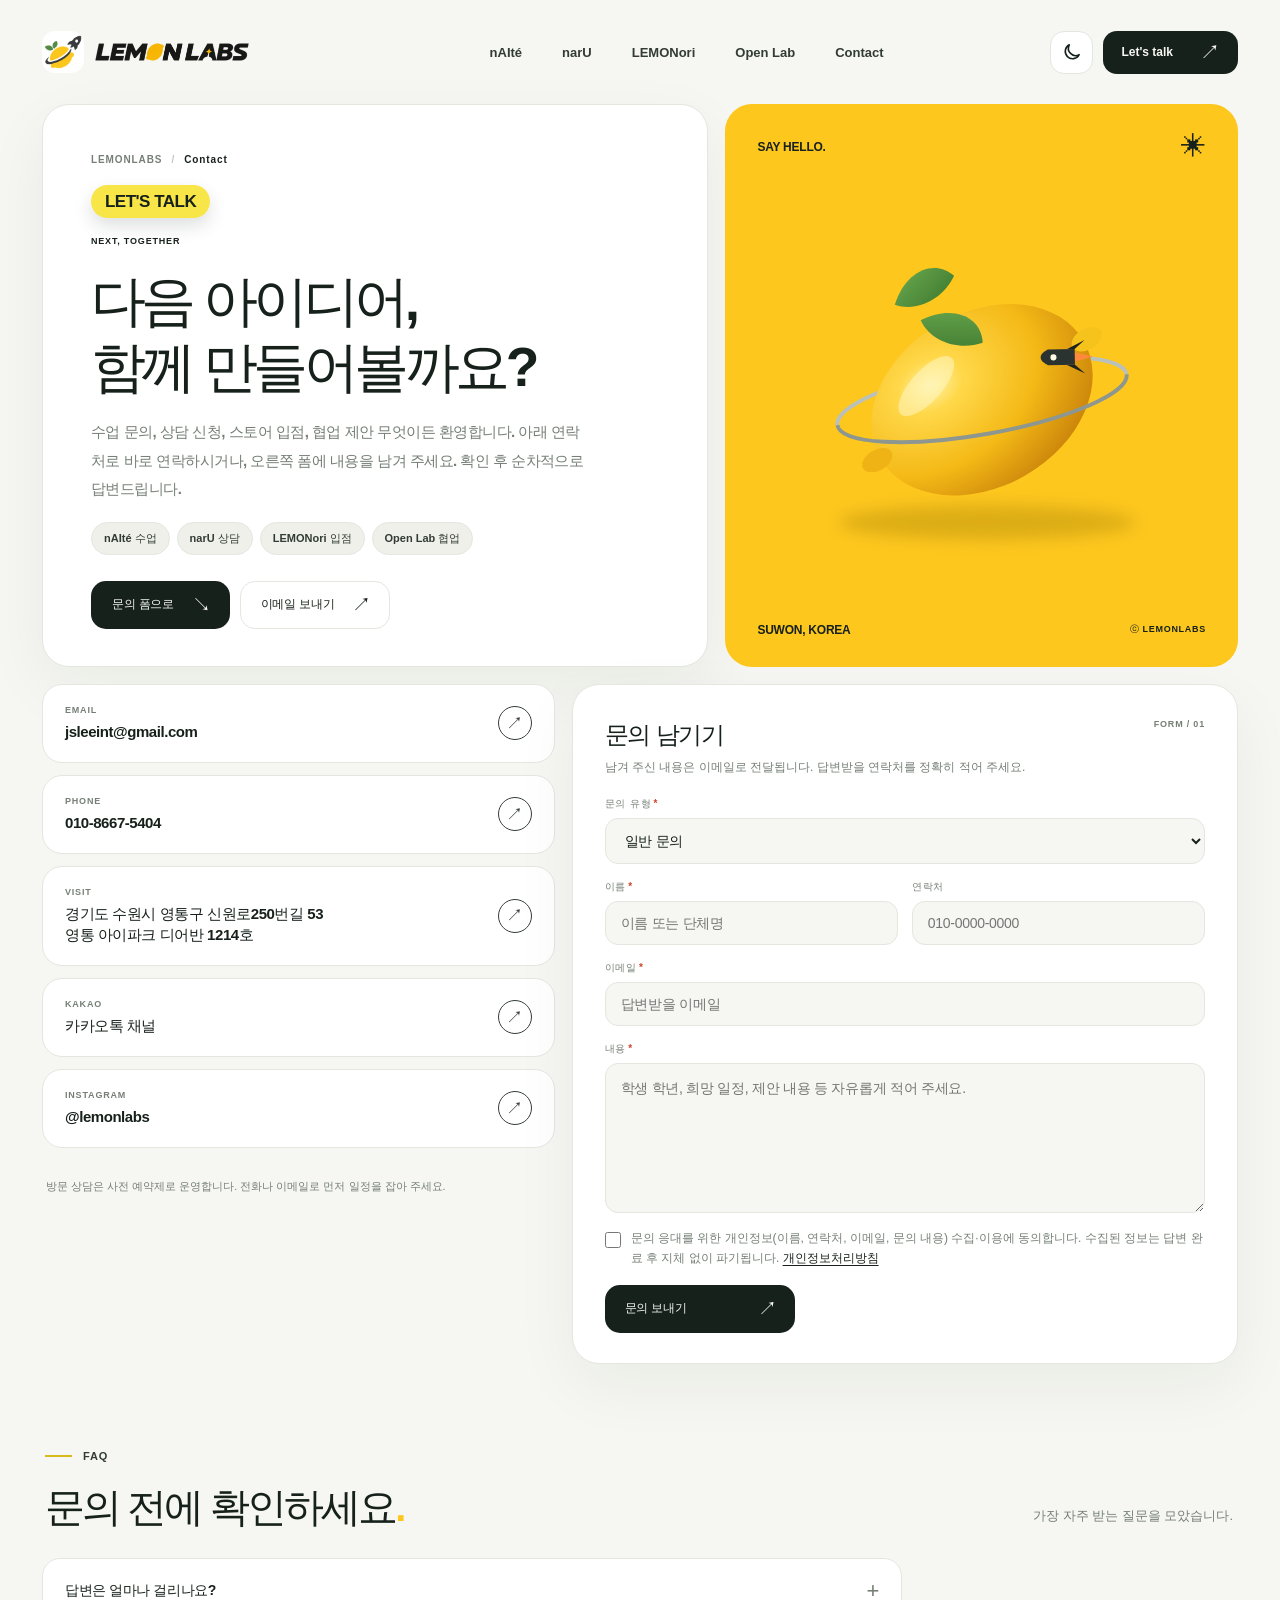
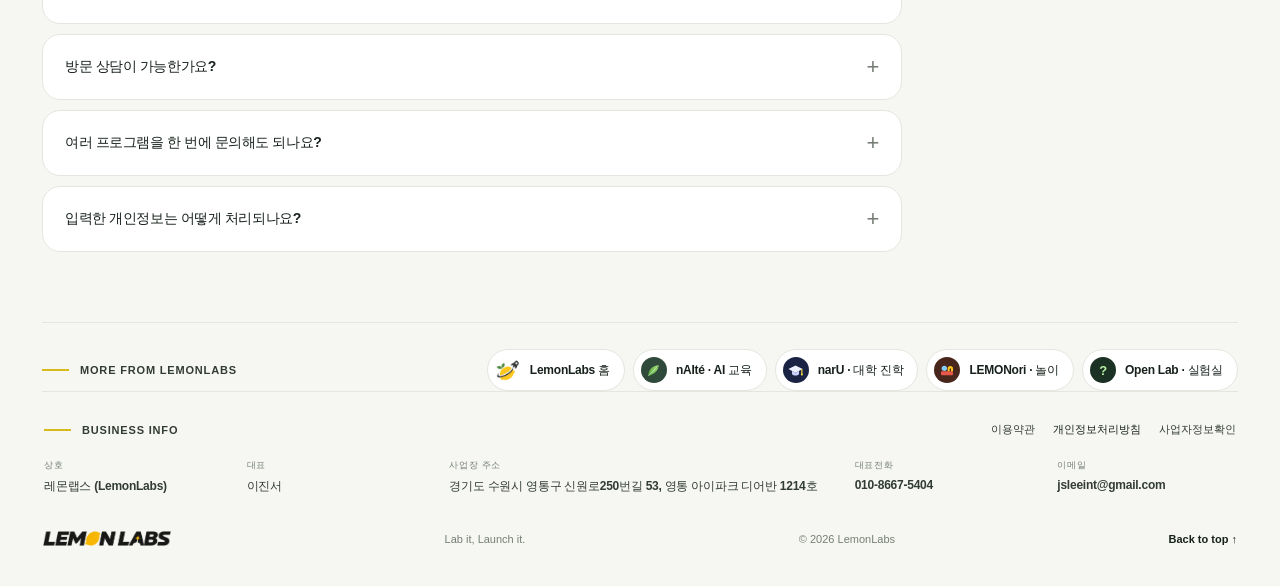
<file: contact/index.html>
<!doctype html>
<html lang="ko">
<head>
  <meta charset="UTF-8">
  <meta name="viewport" content="width=device-width, initial-scale=1">
  <meta name="description" content="레몬랩스에 문의하세요. nAIté 수업, narU 상담, LEMONori 입점, Open Lab 협업. 이메일, 전화, 문의 폼.">
  <meta name="theme-color" content="#fdc71e">
  <title>Contact | LemonLabs 문의</title>
  <link rel="canonical" href="https://www.lemonlabs.co.kr/contact/">
  <meta property="og:type" content="website">
  <meta property="og:site_name" content="LemonLabs">
  <meta property="og:title" content="Contact | LemonLabs 문의">
  <meta property="og:description" content="레몬랩스에 문의하세요. nAIté 수업, narU 상담, LEMONori 입점, Open Lab 협업. 이메일, 전화, 문의 폼.">
  <meta property="og:url" content="https://www.lemonlabs.co.kr/contact/">
  <meta property="og:image" content="https://www.lemonlabs.co.kr/assets/lemon-mark.png">
  <link rel="icon" href="../assets/lemon-mark.png" type="image/png">
  <link rel="stylesheet" href="../style.css">
  <link rel="stylesheet" href="../pages.css">
  <script src="../config.js"></script>
  <script src="../script.js" defer></script>
</head>
<body data-brand="contact">
  <a class="skip-link" href="#main">본문 바로가기</a>
  <div class="page-shell" id="top">
    <header class="site-header">
      <a class="brand" href="../" aria-label="레몬랩스 홈으로">
        <img src="../assets/lemon-mark.png" alt="" width="42" height="42">
        <img class="brand-wordmark wordmark-light" src="../assets/lemon-wordmark.png" alt="" height="18"><img class="brand-wordmark wordmark-dark" src="../assets/lemon-wordmark-dark.png" alt="" height="18">
      </a>

      <nav class="desktop-nav" aria-label="주 메뉴">
        <a href="../naite/">nAIté</a>
        <a href="../naru/">narU</a>
        <a href="../lemonori/">LEMONori</a>
        <a href="../lab/">Open Lab</a>
        <a href="../contact/" aria-current="page">Contact</a>
      </nav>

      <div class="header-actions">
        <button class="icon-button theme-toggle" type="button" aria-label="다크 모드 켜기" title="테마 전환">
          <svg class="moon-icon" viewBox="0 0 24 24" fill="none" stroke="currentColor" stroke-width="1.9" aria-hidden="true"><path d="M20.6 15.2A8.7 8.7 0 0 1 8.8 3.4a8.8 8.8 0 1 0 11.8 11.8Z" stroke-linejoin="round"/></svg>
          <svg class="sun-icon" viewBox="0 0 24 24" fill="none" stroke="currentColor" stroke-width="1.9" aria-hidden="true"><circle cx="12" cy="12" r="3.8"/><path stroke-linecap="round" d="M12 2v2m0 16v2M4.9 4.9l1.5 1.5m11.2 11.2 1.5 1.5M2 12h2m16 0h2M4.9 19.1l1.5-1.5M17.6 6.4l1.5-1.5"/></svg>
        </button>
        <a class="header-cta" href="../contact/">Let's talk <span aria-hidden="true">↗︎</span></a>
        <button class="icon-button menu-toggle" type="button" aria-expanded="false" aria-controls="mobile-nav" aria-label="메뉴 열기">
          <svg viewBox="0 0 24 24" fill="none" stroke="currentColor" stroke-width="1.9" stroke-linecap="round" aria-hidden="true"><path d="M4 7h16M4 12h16M4 17h16"/></svg>
        </button>
      </div>
    </header>

    <nav class="mobile-nav" id="mobile-nav" aria-label="모바일 메뉴" hidden>
        <a href="../">Home <span>↗︎</span></a>
        <a href="../naite/">nAIté <span>↗︎</span></a>
        <a href="../naru/">narU <span>↗︎</span></a>
        <a href="../lemonori/">LEMONori <span>↗︎</span></a>
        <a href="../lab/">Open Lab <span>↗︎</span></a>
        <a href="../contact/" aria-current="page">Contact <span>↗︎</span></a>
    </nav>

    <main id="main">
      <section class="page-hero" aria-label="연락처">
        <div class="hero-copy tile reveal">
          <nav class="crumb" aria-label="현재 위치"><a href="../">LEMONLABS</a><span class="crumb-sep" aria-hidden="true">/</span><strong>Contact</strong></nav>
          <div class="brand-pill"><p class="card-eyebrow">LET'S TALK</p><span class="status-pill" id="topic-pill" hidden><span class="status-dot"></span> <span id="topic-pill-label"></span></span></div>
          <p class="card-number" style="margin:18px 0 0">NEXT, TOGETHER</p>
          <h1>다음 아이디어,<br>함께 만들어볼까요?</h1>
          <p class="hero-description">수업 문의, 상담 신청, 스토어 입점, 협업 제안 무엇이든 환영합니다. 아래 연락처로 바로 연락하시거나, 오른쪽 폼에 내용을 남겨 주세요. 확인 후 순차적으로 답변드립니다.</p>
          <div class="hero-tags"><span>nAIté 수업</span><span>narU 상담</span><span>LEMONori 입점</span><span>Open Lab 협업</span></div>
          <div class="hero-actions"><a class="btn btn-primary" href="#inquiry"><span>문의 폼으로</span><span aria-hidden="true">↘︎</span></a><a class="btn btn-ghost" href="mailto:jsleeint@gmail.com"><span>이메일 보내기</span><span aria-hidden="true">↗︎</span></a></div>
        </div>
        <div class="page-hero-visual tile reveal" aria-hidden="true">
          <div class="art-top"><span>SAY HELLO.</span><span class="orbit-tiny">✳︎</span></div>
          <div class="visual-stage"><svg class="lemon-scene" viewBox="0 0 440 380" aria-hidden="true">
              <defs>
                <radialGradient id="lemonSkin" cx="34%" cy="28%" r="80%"><stop offset="0" stop-color="#fff2a8"/><stop offset=".18" stop-color="#ffd84a"/><stop offset=".6" stop-color="#f4b916"/><stop offset="1" stop-color="#c9820a"/></radialGradient>
                <linearGradient id="leafSkin" x1="0" y1="0" x2="1" y2="1"><stop offset="0" stop-color="#6aa84f"/><stop offset="1" stop-color="#3f7a2f"/></linearGradient>
                <filter id="softBlur" x="-30%" y="-80%" width="160%" height="260%"><feGaussianBlur stdDeviation="9"/></filter>
              </defs>
              <ellipse cx="226" cy="342" rx="172" ry="20" fill="#8a6a00" opacity=".28" filter="url(#softBlur)"/>
              <g class="orbit-group" transform="translate(220 200) rotate(-10)">
                <ellipse class="orbit-ring orbit-back" rx="170" ry="40" pathLength="100"/>
                <g class="rocket rocket-back" transform="scale(1.3)"><path class="flame" d="M-16,-4 L-32,0 L-16,4 Z"/><path class="fin" d="M-16,-7 L-25,-15 L-9,-7 Z"/><path class="fin" d="M-16,7 L-25,15 L-9,7 Z"/><path class="rocket-body" d="M-16,-7 L8,-7 Q21,0 8,7 L-16,7 Z"/><circle class="rocket-window" cx="3" cy="0" r="3.4"/></g>
              </g>
              <g class="lemon-float">
                <g transform="rotate(-30 220 200)">
                  <ellipse cx="220" cy="200" rx="136" ry="101" fill="url(#lemonSkin)"/>
                  <ellipse cx="80" cy="200" rx="19" ry="12" fill="#f0b315"/>
                  <ellipse cx="360" cy="200" rx="19" ry="12" fill="#f6c21c"/>
                  <ellipse cx="172" cy="154" rx="44" ry="18" fill="#fff7c4" opacity=".55" transform="rotate(-18 172 154)"/>
                </g>
                <g transform="translate(119 90)">
                  <g transform="rotate(-20)"><path class="leaf" d="M0 0 C 26 -34, 62 -34, 76 -8 C 56 12, 22 18, 0 0 Z" fill="url(#leafSkin)"/></g>
                  <g transform="translate(30 18) rotate(26)"><path class="leaf leaf-two" d="M0 0 C 26 -34, 62 -34, 76 -8 C 56 12, 22 18, 0 0 Z" fill="url(#leafSkin)"/></g>
                </g>
              </g>
              <g class="orbit-group" transform="translate(220 200) rotate(-10)">
                <ellipse class="orbit-ring orbit-front" rx="170" ry="40" pathLength="100"/>
                <g class="rocket rocket-front" transform="scale(1.3)"><path class="flame" d="M-16,-4 L-32,0 L-16,4 Z"/><path class="fin" d="M-16,-7 L-25,-15 L-9,-7 Z"/><path class="fin" d="M-16,7 L-25,15 L-9,7 Z"/><path class="rocket-body" d="M-16,-7 L8,-7 Q21,0 8,7 L-16,7 Z"/><circle class="rocket-window" cx="3" cy="0" r="3.4"/></g>
              </g>
            </svg></div>
          <div class="art-bottom"><span>SUWON, KOREA</span><span>ⓒ LEMONLABS</span></div>
        </div>
      </section>

      <section class="contact-grid" id="inquiry" aria-label="연락 방법과 문의 폼">
        <div class="channel-list reveal">
          <a class="channel" href="mailto:jsleeint@gmail.com"><div><small>EMAIL</small><strong>jsleeint@gmail.com</strong></div><span class="arrow-circle" aria-hidden="true">↗︎</span></a>
          <a class="channel" href="tel:010-8667-5404"><div><small>PHONE</small><strong>010-8667-5404</strong></div><span class="arrow-circle" aria-hidden="true">↗︎</span></a>
          <a class="channel" href="https://map.naver.com/p/search/%EC%88%98%EC%9B%90%EC%8B%9C%20%EC%98%81%ED%86%B5%EA%B5%AC%20%EC%8B%A0%EC%9B%90%EB%A1%9C250%EB%B2%88%EA%B8%B8%2053" target="_blank" rel="noopener"><div><small>VISIT</small><strong>경기도 수원시 영통구 신원로250번길 53<br>영통 아이파크 디어반 1214호</strong></div><span class="arrow-circle" aria-hidden="true">↗︎</span></a>
          <a class="channel" href="#" data-ext="kakao" data-ext-label="카카오톡 채널" data-hide-if-empty><div><small>KAKAO</small><strong>카카오톡 채널</strong></div><span class="arrow-circle" aria-hidden="true">↗︎</span></a>
          <a class="channel" href="#" data-ext="instagram" data-ext-label="인스타그램" data-hide-if-empty><div><small>INSTAGRAM</small><strong>@lemonlabs</strong></div><span class="arrow-circle" aria-hidden="true">↗︎</span></a>
          <p class="channel-note">방문 상담은 사전 예약제로 운영합니다. 전화나 이메일로 먼저 일정을 잡아 주세요.</p>
        </div>

        <form class="inquiry-form reveal" id="inquiry-form" novalidate>
          <div class="form-head"><div><h2>문의 남기기</h2><p>남겨 주신 내용은 이메일로 전달됩니다. 답변받을 연락처를 정확히 적어 주세요.</p></div><span class="card-number" aria-hidden="true">FORM / 01</span></div>
          <div class="field">
            <label for="f-topic">문의 유형<em aria-hidden="true">*</em></label>
            <select id="f-topic" name="topic" required>
              <option value="general">일반 문의</option>
              <option value="naite">nAIté 수업 (초중등 · IoT)</option>
              <option value="naite-meta">nAIté 메타인지 테스트 오픈 알림</option>
              <option value="naru">narU 논술연구소 · 크루즈캠프 상담</option>
              <option value="lemonori">LEMONori 스토어 · 입점 · 단체 구매</option>
              <option value="lab">Open Lab 협업 · 공동 개발 · 아이디어 제안</option>
              <option value="partnership">학교 · 기관 연계 프로그램</option>
              <option value="other">기타</option>
            </select>
          </div>
          <div class="field-row">
            <div class="field"><label for="f-name">이름<em aria-hidden="true">*</em></label><input id="f-name" name="name" type="text" autocomplete="name" required placeholder="이름 또는 단체명"></div>
            <div class="field"><label for="f-phone">연락처</label><input id="f-phone" name="phone" type="tel" autocomplete="tel" placeholder="010-0000-0000"></div>
          </div>
          <div class="field"><label for="f-email">이메일<em aria-hidden="true">*</em></label><input id="f-email" name="email" type="email" autocomplete="email" required placeholder="답변받을 이메일"></div>
          <div class="field"><label for="f-message">내용<em aria-hidden="true">*</em></label><textarea id="f-message" name="message" required placeholder="학생 학년, 희망 일정, 제안 내용 등 자유롭게 적어 주세요."></textarea></div>
          <label class="honey" aria-hidden="true">웹사이트 <input type="text" name="website" tabindex="-1" autocomplete="off"></label>
          <label class="consent"><input type="checkbox" name="consent" required> <span>문의 응대를 위한 개인정보(이름, 연락처, 이메일, 문의 내용) 수집·이용에 동의합니다. 수집된 정보는 답변 완료 후 지체 없이 파기됩니다. <a href="../legal/privacy.html">개인정보처리방침</a></span></label>
          <div class="form-foot"><button class="btn form-submit" type="submit"><span>문의 보내기</span><span aria-hidden="true">↗︎</span></button><p class="form-status" id="form-status" role="status" aria-live="polite"></p></div>
        </form>
      </section>

      <section class="page-section" aria-labelledby="faq-title">
        <div class="section-heading reveal">
          <div><p class="section-kicker"><span class="kicker-line"></span> FAQ</p><h2 id="faq-title">문의 전에 확인하세요<span class="period">.</span></h2></div>
          <p class="section-summary">가장 자주 받는 질문을 모았습니다.</p>
        </div>
        <div class="faq reveal"><details><summary>답변은 얼마나 걸리나요?</summary><p>남겨 주신 순서대로 확인해 이메일 또는 전화로 답변드립니다. 수업 기간에는 답변이 조금 늦어질 수 있습니다.</p></details><details><summary>방문 상담이 가능한가요?</summary><p>네. 사전 예약 후 수원 영통의 레몬랩스 공간에서 상담할 수 있습니다. 전화나 이메일로 먼저 일정을 잡아 주세요.</p></details><details><summary>여러 프로그램을 한 번에 문의해도 되나요?</summary><p>물론입니다. 문의 유형은 가장 가까운 것 하나를 선택하시고, 내용에 다른 프로그램도 함께 적어 주세요.</p></details><details><summary>입력한 개인정보는 어떻게 처리되나요?</summary><p>문의 응대 목적으로만 사용하고 답변 완료 후 파기합니다. 자세한 내용은 개인정보처리방침을 확인해 주세요.</p></details></div>
      </section>

      <nav class="siblings reveal" aria-label="레몬랩스의 다른 프로젝트">
        <span class="section-kicker"><span class="kicker-line"></span> MORE FROM LEMONLABS</span>
        <div class="siblings-list">
          <a class="sibling" href="../"><span class="step-home"><img src="../assets/lemon-mark.png" alt=""></span><span>LemonLabs 홈</span></a>
          <a class="sibling" href="../naite/"><span class="step-leaf"><svg viewBox="0 0 24 24" aria-hidden="true"><defs><linearGradient id="leafFresh8" x1="0" y1="1" x2="1" y2="0"><stop offset="0" stop-color="#4f9a3f"/><stop offset=".55" stop-color="#7cc45a"/><stop offset="1" stop-color="#a8df7a"/></linearGradient></defs><path d="M4.5 19.5 C 4.8 11.5, 10 5, 19.5 4.5 C 18.6 12.5, 12.5 18.2, 4.5 19.5 Z" fill="url(#leafFresh8)"/><path d="M19.5 4.5 C 17.4 5.3, 16.3 7, 16.9 9 C 17.9 7.6, 18.8 6.2, 19.5 4.5 Z" fill="#3f7f33"/><path d="M5.2 18.8 C 9 15, 13 11, 18.2 5.8" fill="none" stroke="#e9f7d6" stroke-width="1" stroke-linecap="round" opacity=".8"/><path d="M8.5 15.5 c 1.5 -0.4 2.6 -0.9 3.6 -1.8 M11 12.8 c 1.4 -0.5 2.3 -1 3.2 -1.9" fill="none" stroke="#e9f7d6" stroke-width=".8" stroke-linecap="round" opacity=".55"/></svg></span><span>nAIté · AI 교육</span></a>
          <a class="sibling" href="../naru/"><span class="step-cap"><svg viewBox="0 0 24 24" aria-hidden="true"><polygon points="2,10 12,5 22,10 12,15" fill="#eef1ff"/><path d="M7 12.5v4c0 1.4 2.3 2.5 5 2.5s5-1.1 5-2.5v-4L12 15z" fill="#c9d2ff"/><path d="M21 10.5v6" stroke="#f8e548" stroke-width="1.6" stroke-linecap="round"/><circle cx="21" cy="17.5" r="1.4" fill="#f8e548"/></svg></span><span>narU · 대학 진학</span></a>
          <a class="sibling" href="../lemonori/"><span class="step-store"><svg viewBox="0 0 24 24" aria-hidden="true"><rect x="3" y="14" width="18" height="6" rx="1.5" fill="#e8584a"/><circle cx="8" cy="9.5" r="4" fill="#86cdf5"/><path d="M13 14v-4a4 4 0 0 1 8 0v4h-3v-3.5a1 1 0 0 0-2 0V14z" fill="#fdc71e"/></svg></span><span>LEMONori · 놀이</span></a>
          <a class="sibling" href="../lab/"><span class="step-lab" aria-hidden="true">?</span><span>Open Lab · 실험실</span></a>
        </div>
      </nav>
    </main>

    <section class="biz-info" aria-label="사업자 정보">
      <div class="biz-head">
        <span class="section-kicker"><span class="kicker-line"></span> BUSINESS INFO</span>
        <nav class="biz-links" aria-label="약관 및 정책">
          <a href="../legal/terms.html">이용약관</a>
          <a href="../legal/privacy.html"><strong>개인정보처리방침</strong></a>
          <a href="#" aria-disabled="true" title="사업자등록번호 확정 후 연결">사업자정보확인</a>
        </nav>
      </div>
      <dl class="biz-grid">
      <!-- 보류 항목(요청 시 다시 추가): 사업자등록번호 / 통신판매업신고 / 개인정보보호책임자 -->
        <div><dt>상호</dt><dd>레몬랩스 (LemonLabs)</dd></div>
        <div><dt>대표</dt><dd>이진서</dd></div>
        <div class="biz-wide"><dt>사업장 주소</dt><dd>경기도 수원시 영통구 신원로250번길 53, 영통 아이파크 디어반 1214호</dd></div>
        <div><dt>대표전화</dt><dd><a href="tel:010-8667-5404">010-8667-5404</a></dd></div>
        <div><dt>이메일</dt><dd><a href="mailto:jsleeint@gmail.com">jsleeint@gmail.com</a></dd></div>
      </dl>
    </section>

    <footer class="site-footer"><a class="footer-brand" href="../" aria-label="레몬랩스 홈으로"><img class="footer-wordmark wordmark-light" src="../assets/lemon-wordmark.png" alt="" height="15"><img class="footer-wordmark wordmark-dark" src="../assets/lemon-wordmark-dark.png" alt="" height="15"></a><span>Lab it, Launch it.</span><span>© <span id="year">2026</span> LemonLabs</span><a href="#top" class="back-top">Back to top ↑︎</a></footer>
  </div>

  <dialog class="info-dialog" id="pending-dialog" aria-labelledby="pending-dialog-title">
    <div class="dialog-inner"><button class="dialog-close" type="button" aria-label="닫기">✕</button><span class="dialog-kicker">COMING SOON</span><h2 id="pending-dialog-title">준비 중입니다.</h2><p><strong id="pending-dialog-label"></strong> 링크는 아직 연결되지 않았습니다. 오픈 소식은 아래 연락처로 문의해 주시면 가장 먼저 알려드릴게요.</p><div class="dialog-meta"><span>CONTACT</span><strong><a href="mailto:jsleeint@gmail.com">jsleeint@gmail.com</a> · <a href="tel:010-8667-5404">010-8667-5404</a></strong></div><button class="dialog-confirm" type="button">확인 <span>↗︎</span></button></div>
  </dialog>
</body>
</html>
</file>
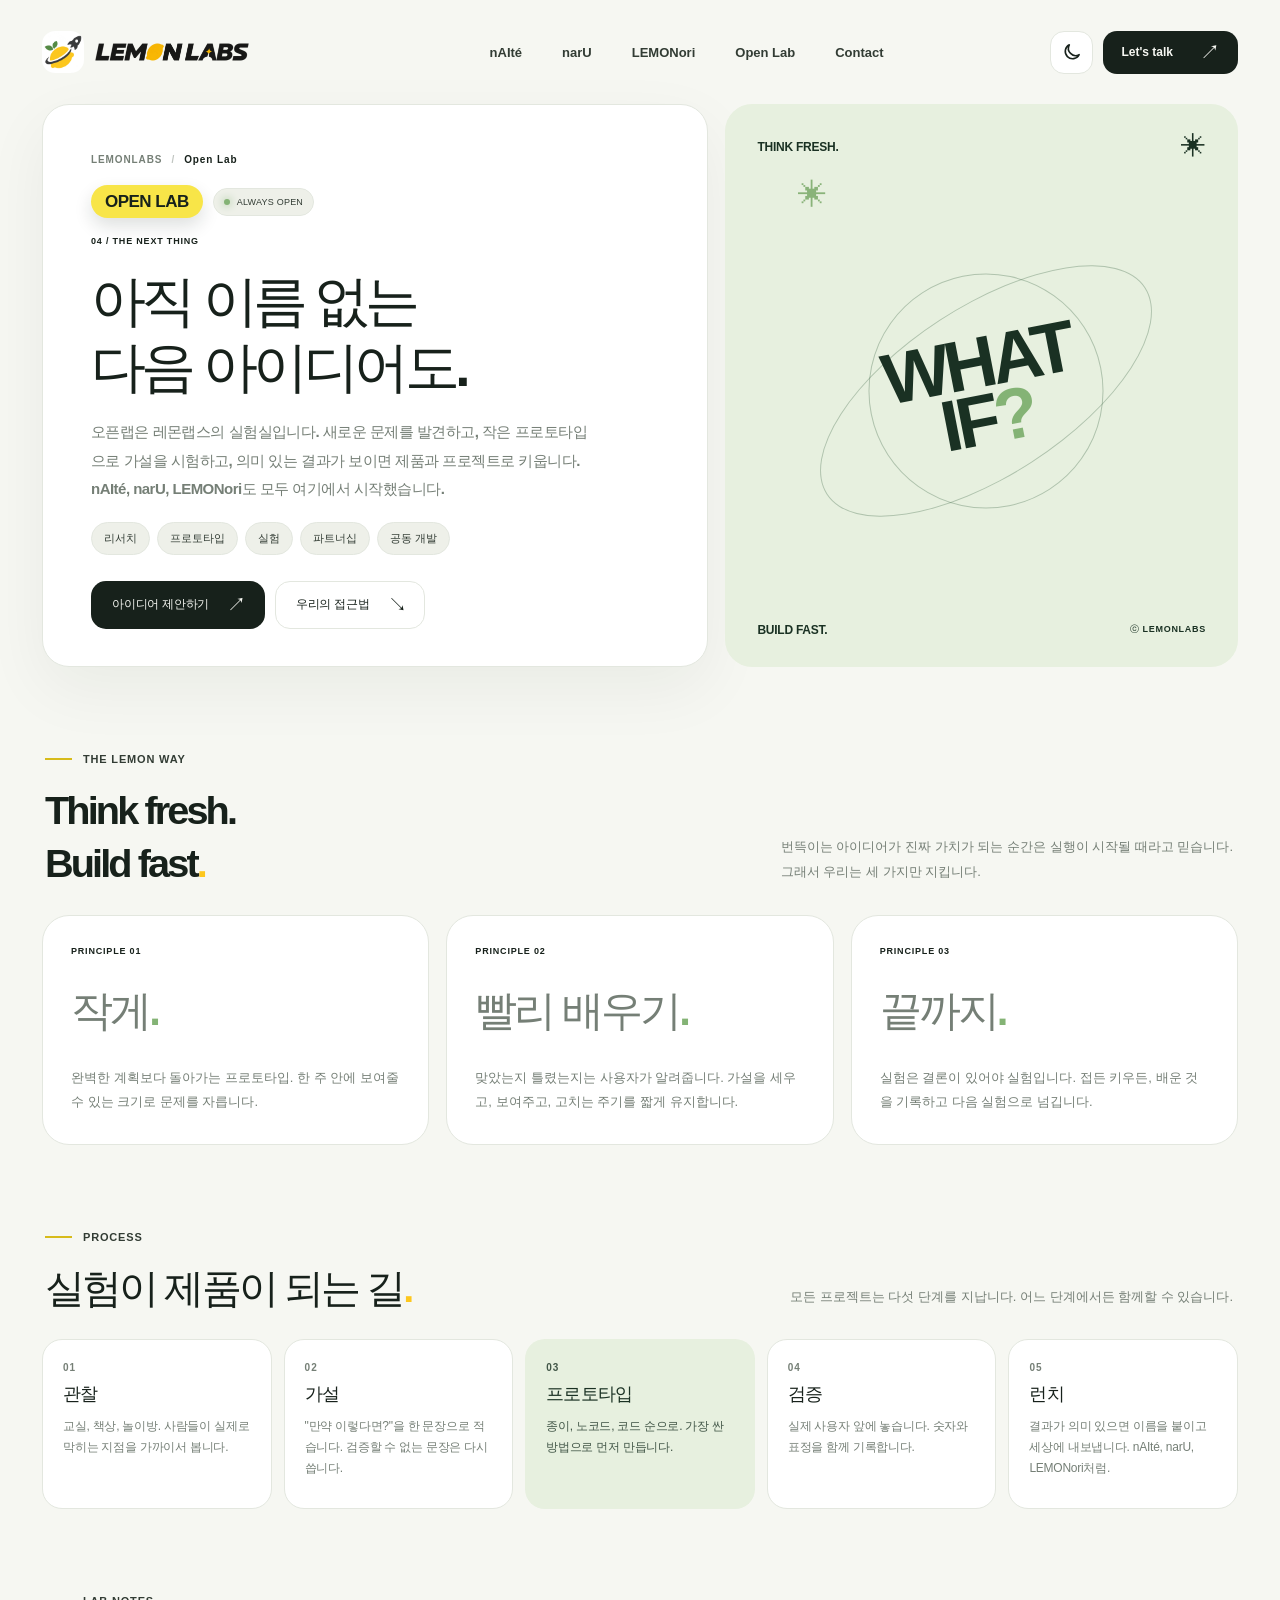
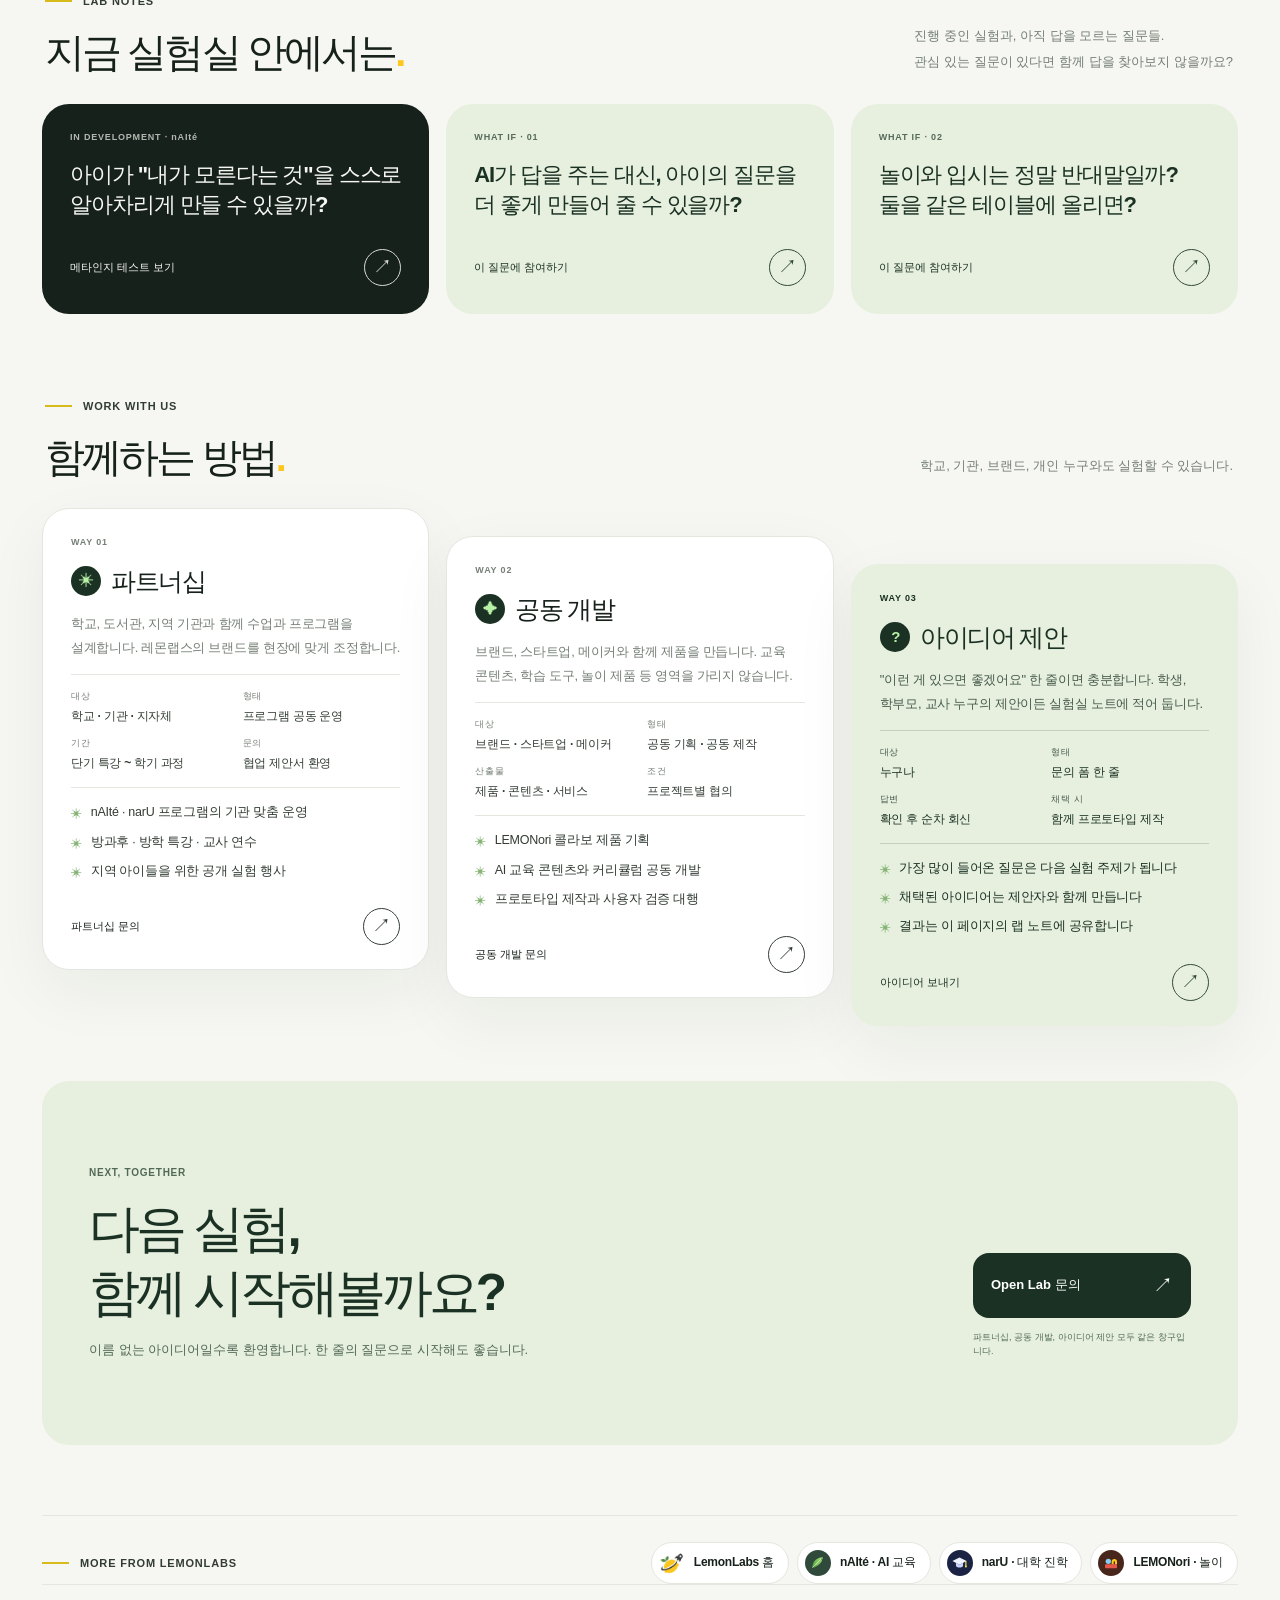
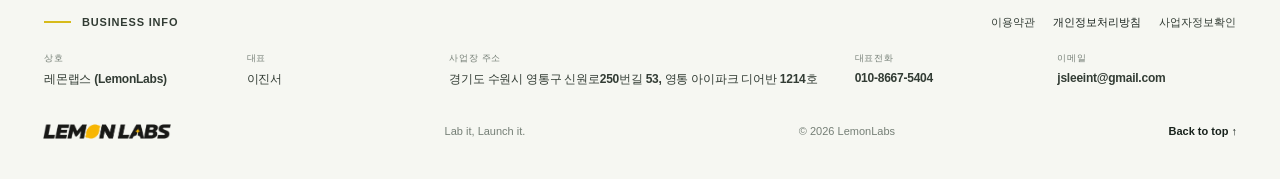
<file: lab/index.html>
<!doctype html>
<html lang="ko">
<head>
  <meta charset="UTF-8">
  <meta name="viewport" content="width=device-width, initial-scale=1">
  <meta name="description" content="Open Lab은 레몬랩스의 실험실입니다. 문제를 관찰하고 프로토타입으로 검증해 다음 프로젝트로 키웁니다. 파트너십, 공동 개발, 아이디어 제안.">
  <meta name="theme-color" content="#f6f7f2">
  <title>Open Lab | LemonLabs 실험실</title>
  <link rel="canonical" href="https://www.lemonlabs.co.kr/lab/">
  <meta property="og:type" content="website">
  <meta property="og:site_name" content="LemonLabs">
  <meta property="og:title" content="Open Lab | LemonLabs 실험실">
  <meta property="og:description" content="Open Lab은 레몬랩스의 실험실입니다. 문제를 관찰하고 프로토타입으로 검증해 다음 프로젝트로 키웁니다. 파트너십, 공동 개발, 아이디어 제안.">
  <meta property="og:url" content="https://www.lemonlabs.co.kr/lab/">
  <meta property="og:image" content="https://www.lemonlabs.co.kr/assets/lemon-mark.png">
  <link rel="icon" href="../assets/lemon-mark.png" type="image/png">
  <link rel="stylesheet" href="../style.css">
  <link rel="stylesheet" href="../pages.css">
  <script src="../config.js"></script>
  <script src="../script.js" defer></script>
</head>
<body data-brand="lab">
  <a class="skip-link" href="#main">본문 바로가기</a>
  <div class="page-shell" id="top">
    <header class="site-header">
      <a class="brand" href="../" aria-label="레몬랩스 홈으로">
        <img src="../assets/lemon-mark.png" alt="" width="42" height="42">
        <img class="brand-wordmark wordmark-light" src="../assets/lemon-wordmark.png" alt="" height="18"><img class="brand-wordmark wordmark-dark" src="../assets/lemon-wordmark-dark.png" alt="" height="18">
      </a>

      <nav class="desktop-nav" aria-label="주 메뉴">
        <a href="../naite/">nAIté</a>
        <a href="../naru/">narU</a>
        <a href="../lemonori/">LEMONori</a>
        <a href="../lab/" aria-current="page">Open Lab</a>
        <a href="../contact/">Contact</a>
      </nav>

      <div class="header-actions">
        <button class="icon-button theme-toggle" type="button" aria-label="다크 모드 켜기" title="테마 전환">
          <svg class="moon-icon" viewBox="0 0 24 24" fill="none" stroke="currentColor" stroke-width="1.9" aria-hidden="true"><path d="M20.6 15.2A8.7 8.7 0 0 1 8.8 3.4a8.8 8.8 0 1 0 11.8 11.8Z" stroke-linejoin="round"/></svg>
          <svg class="sun-icon" viewBox="0 0 24 24" fill="none" stroke="currentColor" stroke-width="1.9" aria-hidden="true"><circle cx="12" cy="12" r="3.8"/><path stroke-linecap="round" d="M12 2v2m0 16v2M4.9 4.9l1.5 1.5m11.2 11.2 1.5 1.5M2 12h2m16 0h2M4.9 19.1l1.5-1.5M17.6 6.4l1.5-1.5"/></svg>
        </button>
        <a class="header-cta" href="../contact/">Let's talk <span aria-hidden="true">↗︎</span></a>
        <button class="icon-button menu-toggle" type="button" aria-expanded="false" aria-controls="mobile-nav" aria-label="메뉴 열기">
          <svg viewBox="0 0 24 24" fill="none" stroke="currentColor" stroke-width="1.9" stroke-linecap="round" aria-hidden="true"><path d="M4 7h16M4 12h16M4 17h16"/></svg>
        </button>
      </div>
    </header>

    <nav class="mobile-nav" id="mobile-nav" aria-label="모바일 메뉴" hidden>
        <a href="../">Home <span>↗︎</span></a>
        <a href="../naite/">nAIté <span>↗︎</span></a>
        <a href="../naru/">narU <span>↗︎</span></a>
        <a href="../lemonori/">LEMONori <span>↗︎</span></a>
        <a href="../lab/" aria-current="page">Open Lab <span>↗︎</span></a>
        <a href="../contact/">Contact <span>↗︎</span></a>
    </nav>

    <main id="main">
      <section class="page-hero" aria-label="Open Lab 소개">
        <div class="hero-copy tile reveal">
          <nav class="crumb" aria-label="현재 위치"><a href="../">LEMONLABS</a><span class="crumb-sep" aria-hidden="true">/</span><strong>Open Lab</strong></nav>
          <div class="brand-pill"><p class="card-eyebrow">OPEN LAB</p><span class="status-pill"><span class="status-dot"></span> ALWAYS OPEN</span></div>
          <p class="card-number" style="margin:18px 0 0">04 / THE NEXT THING</p>
          <h1>아직 이름 없는<br>다음 아이디어도.</h1>
          <p class="hero-description">오픈랩은 레몬랩스의 실험실입니다. 새로운 문제를 발견하고, 작은 프로토타입으로 가설을 시험하고, 의미 있는 결과가 보이면 제품과 프로젝트로 키웁니다. nAIté, narU, LEMONori도 모두 여기에서 시작했습니다.</p>
          <div class="hero-tags"><span>리서치</span><span>프로토타입</span><span>실험</span><span>파트너십</span><span>공동 개발</span></div>
          <div class="hero-actions"><a class="btn btn-primary" href="../contact/?topic=lab"><span>아이디어 제안하기</span><span aria-hidden="true">↗︎</span></a><a class="btn btn-ghost" href="#way"><span>우리의 접근법</span><span aria-hidden="true">↘︎</span></a></div>
        </div>
        <div class="page-hero-visual tile reveal" aria-hidden="true">
          <div class="art-top"><span>THINK FRESH.</span><span class="orbit-tiny">✳︎</span></div>
          <div class="visual-stage"><div class="lab-visual"><div class="lab-ring ring-one"></div><div class="lab-ring ring-two"></div><span class="lab-center">WHAT<br>IF<span>?</span></span><span class="lab-asterisk">✳︎</span></div></div>
          <div class="art-bottom"><span>BUILD FAST.</span><span>ⓒ LEMONLABS</span></div>
        </div>
      </section>

      <section id="way" class="page-section" aria-labelledby="way-title">
        <div class="section-heading reveal">
          <div><p class="section-kicker"><span class="kicker-line"></span> THE LEMON WAY</p><h2 id="way-title">Think fresh.<br>Build fast<span class="period">.</span></h2></div>
          <p class="section-summary">번뜩이는 아이디어가 진짜 가치가 되는 순간은 실행이 시작될 때라고 믿습니다.<br>그래서 우리는 세 가지만 지킵니다.</p>
        </div>
        <div class="principle-grid">
          <article class="principle reveal"><span class="card-number">PRINCIPLE 01</span><p class="big">작게<span>.</span></p><p>완벽한 계획보다 돌아가는 프로토타입. 한 주 안에 보여줄 수 있는 크기로 문제를 자릅니다.</p></article>
          <article class="principle reveal"><span class="card-number">PRINCIPLE 02</span><p class="big">빨리 배우기<span>.</span></p><p>맞았는지 틀렸는지는 사용자가 알려줍니다. 가설을 세우고, 보여주고, 고치는 주기를 짧게 유지합니다.</p></article>
          <article class="principle reveal"><span class="card-number">PRINCIPLE 03</span><p class="big">끝까지<span>.</span></p><p>실험은 결론이 있어야 실험입니다. 접든 키우든, 배운 것을 기록하고 다음 실험으로 넘깁니다.</p></article>
        </div>
      </section>

      <section class="page-section" aria-labelledby="process-title">
        <div class="section-heading reveal">
          <div><p class="section-kicker"><span class="kicker-line"></span> PROCESS</p><h2 id="process-title">실험이 제품이 되는 길<span class="period">.</span></h2></div>
          <p class="section-summary">모든 프로젝트는 다섯 단계를 지납니다. 어느 단계에서든 함께할 수 있습니다.</p>
        </div>
        <ol class="process reveal"><li><strong>관찰</strong><span>교실, 책상, 놀이방. 사람들이 실제로 막히는 지점을 가까이서 봅니다.</span></li><li><strong>가설</strong><span>"만약 이렇다면?"을 한 문장으로 적습니다. 검증할 수 없는 문장은 다시 씁니다.</span></li><li class="is-brand"><strong>프로토타입</strong><span>종이, 노코드, 코드 순으로. 가장 싼 방법으로 먼저 만듭니다.</span></li><li><strong>검증</strong><span>실제 사용자 앞에 놓습니다. 숫자와 표정을 함께 기록합니다.</span></li><li><strong>런치</strong><span>결과가 의미 있으면 이름을 붙이고 세상에 내보냅니다. nAIté, narU, LEMONori처럼.</span></li></ol>
      </section>

      <section class="page-section" aria-labelledby="notes-title">
        <div class="section-heading reveal">
          <div><p class="section-kicker"><span class="kicker-line"></span> LAB NOTES</p><h2 id="notes-title">지금 실험실 안에서는<span class="period">.</span></h2></div>
          <p class="section-summary">진행 중인 실험과, 아직 답을 모르는 질문들.<br>관심 있는 질문이 있다면 함께 답을 찾아보지 않을까요?</p>
        </div>
        <div class="whatif-grid">
          <article class="whatif is-live reveal"><span class="card-number">IN DEVELOPMENT · nAIté</span><h3>아이가 "내가 모른다는 것"을 스스로 알아차리게 만들 수 있을까?</h3><a class="card-open" href="../naite/#metacognition"><span>메타인지 테스트 보기</span><span class="arrow-circle" aria-hidden="true">↗︎</span></a></article>
          <article class="whatif reveal"><span class="card-number">WHAT IF · 01</span><h3>AI가 답을 주는 대신, 아이의 질문을 더 좋게 만들어 줄 수 있을까?</h3><a class="card-open" href="../contact/?topic=lab"><span>이 질문에 참여하기</span><span class="arrow-circle" aria-hidden="true">↗︎</span></a></article>
          <article class="whatif reveal"><span class="card-number">WHAT IF · 02</span><h3>놀이와 입시는 정말 반대말일까? 둘을 같은 테이블에 올리면?</h3><a class="card-open" href="../contact/?topic=lab"><span>이 질문에 참여하기</span><span class="arrow-circle" aria-hidden="true">↗︎</span></a></article>
        </div>
      </section>

      <section class="page-section" aria-labelledby="with-title">
        <div class="section-heading reveal">
          <div><p class="section-kicker"><span class="kicker-line"></span> WORK WITH US</p><h2 id="with-title">함께하는 방법<span class="period">.</span></h2></div>
          <p class="section-summary">학교, 기관, 브랜드, 개인 누구와도 실험할 수 있습니다.</p>
        </div>
        <div class="program-grid">
          <article class="program-card reveal" id="partnership">
            <div class="card-top"><span class="card-number">WAY 01</span></div>
            <h3><span class="step-lab" aria-hidden="true" style="width:30px;height:30px;border-radius:50%;background:#1a3123;color:#b9f1a7;display:grid;place-items:center;font-size:15px">✳︎</span><span>파트너십</span></h3>
            <p>학교, 도서관, 지역 기관과 함께 수업과 프로그램을 설계합니다. 레몬랩스의 브랜드를 현장에 맞게 조정합니다.</p>
            <dl class="program-meta"><div><dt>대상</dt><dd>학교 · 기관 · 지자체</dd></div><div><dt>형태</dt><dd>프로그램 공동 운영</dd></div><div><dt>기간</dt><dd>단기 특강 ~ 학기 과정</dd></div><div><dt>문의</dt><dd>협업 제안서 환영</dd></div></dl>
            <ul class="program-points"><li>nAIté · narU 프로그램의 기관 맞춤 운영</li><li>방과후 · 방학 특강 · 교사 연수</li><li>지역 아이들을 위한 공개 실험 행사</li></ul>
            <a class="card-open" href="../contact/?topic=lab"><span>파트너십 문의</span><span class="arrow-circle" aria-hidden="true">↗︎</span></a>
          </article>
          <article class="program-card reveal" id="codev">
            <div class="card-top"><span class="card-number">WAY 02</span></div>
            <h3><span class="step-lab" aria-hidden="true" style="width:30px;height:30px;border-radius:50%;background:#1a3123;color:#b9f1a7;display:grid;place-items:center;font-size:15px">✦</span><span>공동 개발</span></h3>
            <p>브랜드, 스타트업, 메이커와 함께 제품을 만듭니다. 교육 콘텐츠, 학습 도구, 놀이 제품 등 영역을 가리지 않습니다.</p>
            <dl class="program-meta"><div><dt>대상</dt><dd>브랜드 · 스타트업 · 메이커</dd></div><div><dt>형태</dt><dd>공동 기획 · 공동 제작</dd></div><div><dt>산출물</dt><dd>제품 · 콘텐츠 · 서비스</dd></div><div><dt>조건</dt><dd>프로젝트별 협의</dd></div></dl>
            <ul class="program-points"><li>LEMONori 콜라보 제품 기획</li><li>AI 교육 콘텐츠와 커리큘럼 공동 개발</li><li>프로토타입 제작과 사용자 검증 대행</li></ul>
            <a class="card-open" href="../contact/?topic=lab"><span>공동 개발 문의</span><span class="arrow-circle" aria-hidden="true">↗︎</span></a>
          </article>
          <article class="program-card reveal is-featured" id="idea">
            <div class="card-top"><span class="card-number">WAY 03</span></div>
            <h3><span class="step-lab" aria-hidden="true" style="width:30px;height:30px;border-radius:50%;background:#1a3123;color:#b9f1a7;display:grid;place-items:center;font-size:15px">?</span><span>아이디어 제안</span></h3>
            <p>"이런 게 있으면 좋겠어요" 한 줄이면 충분합니다. 학생, 학부모, 교사 누구의 제안이든 실험실 노트에 적어 둡니다.</p>
            <dl class="program-meta"><div><dt>대상</dt><dd>누구나</dd></div><div><dt>형태</dt><dd>문의 폼 한 줄</dd></div><div><dt>답변</dt><dd>확인 후 순차 회신</dd></div><div><dt>채택 시</dt><dd>함께 프로토타입 제작</dd></div></dl>
            <ul class="program-points"><li>가장 많이 들어온 질문은 다음 실험 주제가 됩니다</li><li>채택된 아이디어는 제안자와 함께 만듭니다</li><li>결과는 이 페이지의 랩 노트에 공유합니다</li></ul>
            <a class="card-open" href="../contact/?topic=lab"><span>아이디어 보내기</span><span class="arrow-circle" aria-hidden="true">↗︎</span></a>
          </article>
        </div>
      </section>

      <section class="contact-section cta-band reveal" aria-labelledby="cta-title">
        <div><span class="section-kicker">NEXT, TOGETHER</span><h2 id="cta-title">다음 실험,<br>함께 시작해볼까요?</h2><p>이름 없는 아이디어일수록 환영합니다. 한 줄의 질문으로 시작해도 좋습니다.</p></div>
        <div class="contact-side"><a class="contact-button" href="../contact/?topic=lab"><span>Open Lab 문의</span><span aria-hidden="true">↗︎</span></a><span class="contact-hint">파트너십, 공동 개발, 아이디어 제안 모두 같은 창구입니다.</span></div>
      </section>

      <nav class="siblings reveal" aria-label="레몬랩스의 다른 프로젝트">
        <span class="section-kicker"><span class="kicker-line"></span> MORE FROM LEMONLABS</span>
        <div class="siblings-list">
          <a class="sibling" href="../"><span class="step-home"><img src="../assets/lemon-mark.png" alt=""></span><span>LemonLabs 홈</span></a>
          <a class="sibling" href="../naite/"><span class="step-leaf"><svg viewBox="0 0 24 24" aria-hidden="true"><defs><linearGradient id="leafFresh7" x1="0" y1="1" x2="1" y2="0"><stop offset="0" stop-color="#4f9a3f"/><stop offset=".55" stop-color="#7cc45a"/><stop offset="1" stop-color="#a8df7a"/></linearGradient></defs><path d="M4.5 19.5 C 4.8 11.5, 10 5, 19.5 4.5 C 18.6 12.5, 12.5 18.2, 4.5 19.5 Z" fill="url(#leafFresh7)"/><path d="M19.5 4.5 C 17.4 5.3, 16.3 7, 16.9 9 C 17.9 7.6, 18.8 6.2, 19.5 4.5 Z" fill="#3f7f33"/><path d="M5.2 18.8 C 9 15, 13 11, 18.2 5.8" fill="none" stroke="#e9f7d6" stroke-width="1" stroke-linecap="round" opacity=".8"/><path d="M8.5 15.5 c 1.5 -0.4 2.6 -0.9 3.6 -1.8 M11 12.8 c 1.4 -0.5 2.3 -1 3.2 -1.9" fill="none" stroke="#e9f7d6" stroke-width=".8" stroke-linecap="round" opacity=".55"/></svg></span><span>nAIté · AI 교육</span></a>
          <a class="sibling" href="../naru/"><span class="step-cap"><svg viewBox="0 0 24 24" aria-hidden="true"><polygon points="2,10 12,5 22,10 12,15" fill="#eef1ff"/><path d="M7 12.5v4c0 1.4 2.3 2.5 5 2.5s5-1.1 5-2.5v-4L12 15z" fill="#c9d2ff"/><path d="M21 10.5v6" stroke="#f8e548" stroke-width="1.6" stroke-linecap="round"/><circle cx="21" cy="17.5" r="1.4" fill="#f8e548"/></svg></span><span>narU · 대학 진학</span></a>
          <a class="sibling" href="../lemonori/"><span class="step-store"><svg viewBox="0 0 24 24" aria-hidden="true"><rect x="3" y="14" width="18" height="6" rx="1.5" fill="#e8584a"/><circle cx="8" cy="9.5" r="4" fill="#86cdf5"/><path d="M13 14v-4a4 4 0 0 1 8 0v4h-3v-3.5a1 1 0 0 0-2 0V14z" fill="#fdc71e"/></svg></span><span>LEMONori · 놀이</span></a>
        </div>
      </nav>
    </main>

    <section class="biz-info" aria-label="사업자 정보">
      <div class="biz-head">
        <span class="section-kicker"><span class="kicker-line"></span> BUSINESS INFO</span>
        <nav class="biz-links" aria-label="약관 및 정책">
          <a href="../legal/terms.html">이용약관</a>
          <a href="../legal/privacy.html"><strong>개인정보처리방침</strong></a>
          <a href="#" aria-disabled="true" title="사업자등록번호 확정 후 연결">사업자정보확인</a>
        </nav>
      </div>
      <dl class="biz-grid">
      <!-- 보류 항목(요청 시 다시 추가): 사업자등록번호 / 통신판매업신고 / 개인정보보호책임자 -->
        <div><dt>상호</dt><dd>레몬랩스 (LemonLabs)</dd></div>
        <div><dt>대표</dt><dd>이진서</dd></div>
        <div class="biz-wide"><dt>사업장 주소</dt><dd>경기도 수원시 영통구 신원로250번길 53, 영통 아이파크 디어반 1214호</dd></div>
        <div><dt>대표전화</dt><dd><a href="tel:010-8667-5404">010-8667-5404</a></dd></div>
        <div><dt>이메일</dt><dd><a href="mailto:jsleeint@gmail.com">jsleeint@gmail.com</a></dd></div>
      </dl>
    </section>

    <footer class="site-footer"><a class="footer-brand" href="../" aria-label="레몬랩스 홈으로"><img class="footer-wordmark wordmark-light" src="../assets/lemon-wordmark.png" alt="" height="15"><img class="footer-wordmark wordmark-dark" src="../assets/lemon-wordmark-dark.png" alt="" height="15"></a><span>Lab it, Launch it.</span><span>© <span id="year">2026</span> LemonLabs</span><a href="#top" class="back-top">Back to top ↑︎</a></footer>
  </div>

  <dialog class="info-dialog" id="pending-dialog" aria-labelledby="pending-dialog-title">
    <div class="dialog-inner"><button class="dialog-close" type="button" aria-label="닫기">✕</button><span class="dialog-kicker">COMING SOON</span><h2 id="pending-dialog-title">준비 중입니다.</h2><p><strong id="pending-dialog-label"></strong> 링크는 아직 연결되지 않았습니다. 오픈 소식은 아래 연락처로 문의해 주시면 가장 먼저 알려드릴게요.</p><div class="dialog-meta"><span>CONTACT</span><strong><a href="mailto:jsleeint@gmail.com">jsleeint@gmail.com</a> · <a href="tel:010-8667-5404">010-8667-5404</a></strong></div><button class="dialog-confirm" type="button">확인 <span>↗︎</span></button></div>
  </dialog>
</body>
</html>
</file>
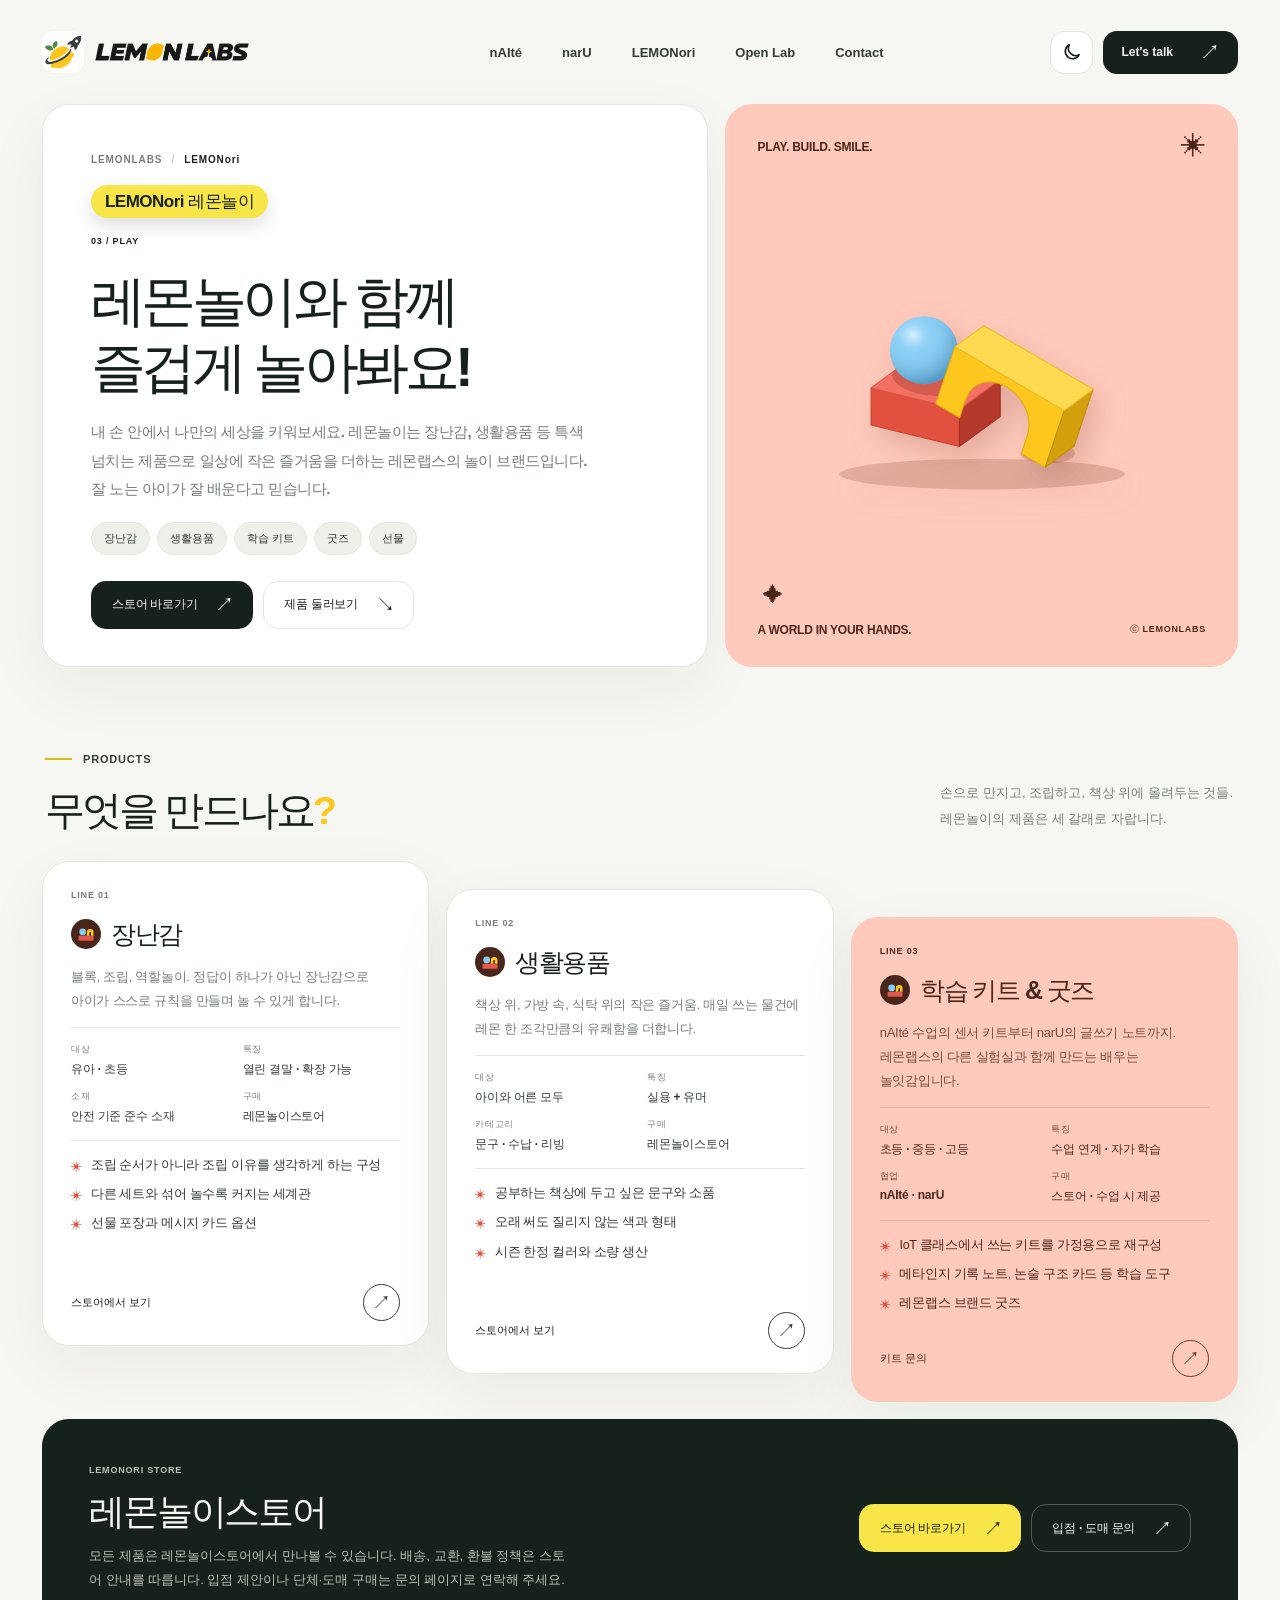
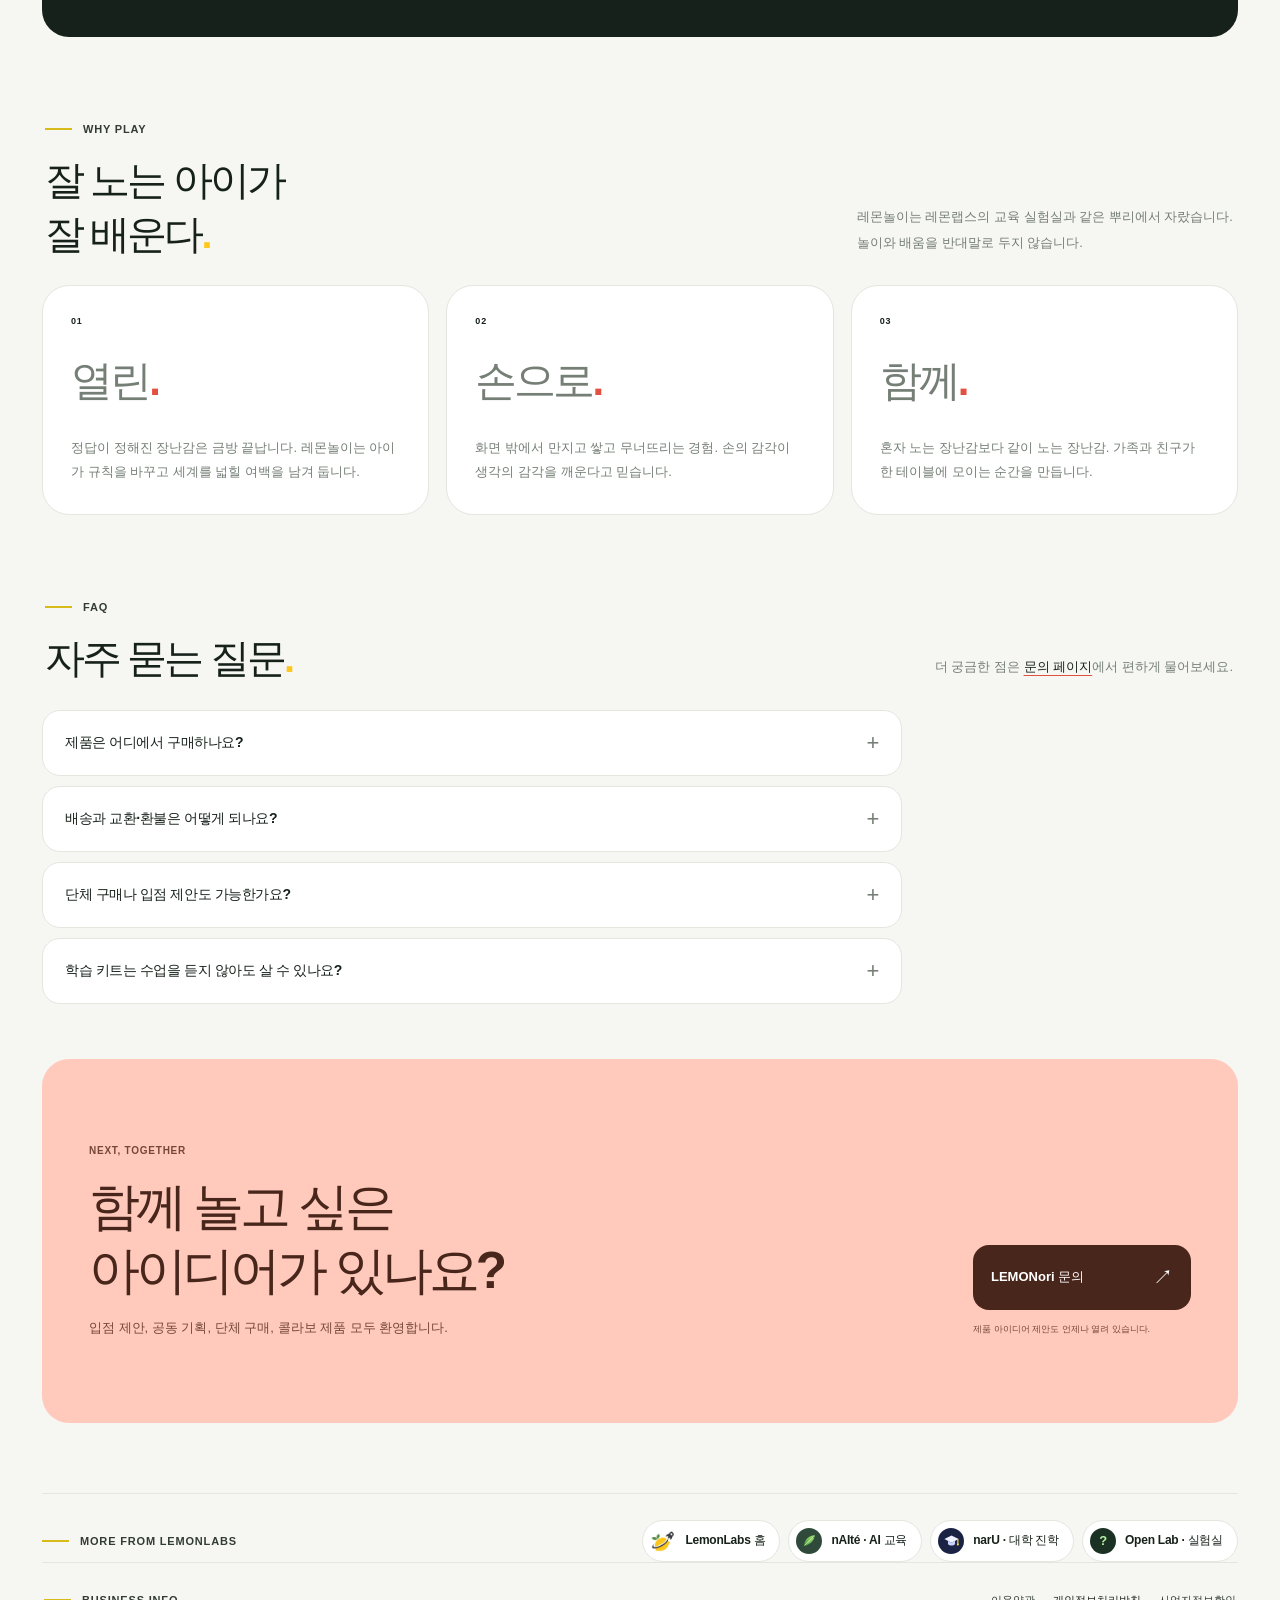
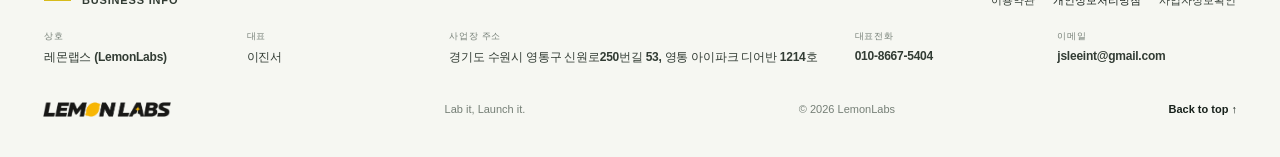
<file: lemonori/index.html>
<!doctype html>
<html lang="ko">
<head>
  <meta charset="UTF-8">
  <meta name="viewport" content="width=device-width, initial-scale=1">
  <meta name="description" content="LEMONori(레몬놀이)는 장난감, 생활용품, 학습 키트로 일상에 즐거움을 더하는 레몬랩스의 놀이 브랜드입니다. 레몬놀이스토어.">
  <meta name="theme-color" content="#f6f7f2">
  <title>LEMONori 레몬놀이 | LemonLabs 놀이 브랜드</title>
  <link rel="canonical" href="https://www.lemonlabs.co.kr/lemonori/">
  <meta property="og:type" content="website">
  <meta property="og:site_name" content="LemonLabs">
  <meta property="og:title" content="LEMONori 레몬놀이 | LemonLabs 놀이 브랜드">
  <meta property="og:description" content="LEMONori(레몬놀이)는 장난감, 생활용품, 학습 키트로 일상에 즐거움을 더하는 레몬랩스의 놀이 브랜드입니다. 레몬놀이스토어.">
  <meta property="og:url" content="https://www.lemonlabs.co.kr/lemonori/">
  <meta property="og:image" content="https://www.lemonlabs.co.kr/assets/lemon-mark.png">
  <link rel="icon" href="../assets/lemon-mark.png" type="image/png">
  <link rel="stylesheet" href="../style.css">
  <link rel="stylesheet" href="../pages.css">
  <script src="../config.js"></script>
  <script src="../script.js" defer></script>
</head>
<body data-brand="lemonori">
  <a class="skip-link" href="#main">본문 바로가기</a>
  <div class="page-shell" id="top">
    <header class="site-header">
      <a class="brand" href="../" aria-label="레몬랩스 홈으로">
        <img src="../assets/lemon-mark.png" alt="" width="42" height="42">
        <img class="brand-wordmark wordmark-light" src="../assets/lemon-wordmark.png" alt="" height="18"><img class="brand-wordmark wordmark-dark" src="../assets/lemon-wordmark-dark.png" alt="" height="18">
      </a>

      <nav class="desktop-nav" aria-label="주 메뉴">
        <a href="../naite/">nAIté</a>
        <a href="../naru/">narU</a>
        <a href="../lemonori/" aria-current="page">LEMONori</a>
        <a href="../lab/">Open Lab</a>
        <a href="../contact/">Contact</a>
      </nav>

      <div class="header-actions">
        <button class="icon-button theme-toggle" type="button" aria-label="다크 모드 켜기" title="테마 전환">
          <svg class="moon-icon" viewBox="0 0 24 24" fill="none" stroke="currentColor" stroke-width="1.9" aria-hidden="true"><path d="M20.6 15.2A8.7 8.7 0 0 1 8.8 3.4a8.8 8.8 0 1 0 11.8 11.8Z" stroke-linejoin="round"/></svg>
          <svg class="sun-icon" viewBox="0 0 24 24" fill="none" stroke="currentColor" stroke-width="1.9" aria-hidden="true"><circle cx="12" cy="12" r="3.8"/><path stroke-linecap="round" d="M12 2v2m0 16v2M4.9 4.9l1.5 1.5m11.2 11.2 1.5 1.5M2 12h2m16 0h2M4.9 19.1l1.5-1.5M17.6 6.4l1.5-1.5"/></svg>
        </button>
        <a class="header-cta" href="../contact/">Let's talk <span aria-hidden="true">↗︎</span></a>
        <button class="icon-button menu-toggle" type="button" aria-expanded="false" aria-controls="mobile-nav" aria-label="메뉴 열기">
          <svg viewBox="0 0 24 24" fill="none" stroke="currentColor" stroke-width="1.9" stroke-linecap="round" aria-hidden="true"><path d="M4 7h16M4 12h16M4 17h16"/></svg>
        </button>
      </div>
    </header>

    <nav class="mobile-nav" id="mobile-nav" aria-label="모바일 메뉴" hidden>
        <a href="../">Home <span>↗︎</span></a>
        <a href="../naite/">nAIté <span>↗︎</span></a>
        <a href="../naru/">narU <span>↗︎</span></a>
        <a href="../lemonori/" aria-current="page">LEMONori <span>↗︎</span></a>
        <a href="../lab/">Open Lab <span>↗︎</span></a>
        <a href="../contact/">Contact <span>↗︎</span></a>
    </nav>

    <main id="main">
      <section class="page-hero" aria-label="LEMONori 소개">
        <div class="hero-copy tile reveal">
          <nav class="crumb" aria-label="현재 위치"><a href="../">LEMONLABS</a><span class="crumb-sep" aria-hidden="true">/</span><strong>LEMONori</strong></nav>
          <div class="brand-pill"><p class="card-eyebrow">LEMONori 레몬놀이</p></div>
          <p class="card-number" style="margin:18px 0 0">03 / PLAY</p>
          <h1>레몬놀이와 함께<br>즐겁게 놀아봐요!</h1>
          <p class="hero-description">내 손 안에서 나만의 세상을 키워보세요. 레몬놀이는 장난감, 생활용품 등 특색 넘치는 제품으로 일상에 작은 즐거움을 더하는 레몬랩스의 놀이 브랜드입니다. 잘 노는 아이가 잘 배운다고 믿습니다.</p>
          <div class="hero-tags"><span>장난감</span><span>생활용품</span><span>학습 키트</span><span>굿즈</span><span>선물</span></div>
          <div class="hero-actions"><a class="btn btn-primary" href="#store" data-ext="lemonori-store" data-ext-label="레몬놀이스토어"><span>스토어 바로가기</span><span aria-hidden="true">↗︎</span></a><a class="btn btn-ghost" href="#products"><span>제품 둘러보기</span><span aria-hidden="true">↘︎</span></a></div>
        </div>
        <div class="page-hero-visual tile reveal" aria-hidden="true">
          <div class="art-top"><span>PLAY. BUILD. SMILE.</span><span class="orbit-tiny">✳︎</span></div>
          <div class="visual-stage"><svg class="blocks-svg" viewBox="0 0 300 190" aria-hidden="true">
                <defs>
                  <radialGradient id="ballGloss" cx="34%" cy="28%" r="72%"><stop offset="0" stop-color="#ffffff" stop-opacity=".7"/><stop offset=".4" stop-color="#9fd8f8" stop-opacity=".1"/><stop offset="1" stop-color="#1f5f8c" stop-opacity=".45"/></radialGradient>
                </defs>
                <g transform="translate(88.1 98.9) scale(1.5)">
                  <ellipse cx="41.3" cy="46.5" rx="84" ry="9" fill="#7a3a2a" opacity=".2"/>
                  <g class="block block-rect">
                    <polygon points="-24.0,17.6 28.0,30.2 28.0,8.5 -24.0,-4.2" fill="#e2503f" stroke="#c9432f" stroke-width=".6" stroke-linejoin="round"/>
                    <polygon points="52.0,12.7 28.0,30.2 28.0,8.5 52.0,-9.1" fill="#b4392a" stroke="#9c2f22" stroke-width=".6" stroke-linejoin="round"/>
                    <polygon points="0.0,-21.8 52.0,-9.1 28.0,8.5 -24.0,-4.2" fill="#f47063" stroke="#d9574a" stroke-width=".6" stroke-linejoin="round"/>
                  </g>
                  <g class="block block-circle">
                    <ellipse cx="7.1" cy="-8.3" rx="19" ry="8" transform="rotate(12 7.1 -8.3)" fill="#7a2a1c" opacity=".28"/>
                    <circle cx="7.1" cy="-26.4" r="20" fill="#86cdf5"/>
                    <circle cx="7.1" cy="-26.4" r="20" fill="url(#ballGloss)"/>
                  </g>
                  <g class="block block-arch">
                    <ellipse cx="79.9" cy="34.2" rx="16" ry="6" fill="#7a3a2a" opacity=".22"/>
                    <polygon points="14.1,5.1 28.1,13.3 31.8,2.1 31.8,2.1 34.0,-2.1 37.2,-5.2 41.3,-7.2 46.0,-7.8 50.9,-7.0 55.8,-4.9 60.3,-1.5 64.1,2.8 66.9,7.7 68.6,13.0 69.0,18.3 68.1,23.2 64.4,34.4 78.4,42.5 89.6,9.1 25.3,-28.4" fill="#fdc71e" stroke="#e0ad12" stroke-width=".6" stroke-linejoin="round"/>
                    <polygon points="95.4,30.1 78.4,42.5 89.6,9.1 106.6,-3.4" fill="#d49f0c" stroke="#bf8e0a" stroke-width=".6" stroke-linejoin="round"/>
                    <polygon points="42.3,-40.8 106.6,-3.4 89.6,9.1 25.3,-28.4" fill="#ffd94f" stroke="#e8be2c" stroke-width=".6" stroke-linejoin="round"/>
                  </g>
                </g>
              </svg><span class="party-spark p-two">✦</span></div>
          <div class="art-bottom"><span>A WORLD IN YOUR HANDS.</span><span>ⓒ LEMONLABS</span></div>
        </div>
      </section>

      <section id="products" class="page-section" aria-labelledby="products-title">
        <div class="section-heading reveal">
          <div><p class="section-kicker"><span class="kicker-line"></span> PRODUCTS</p><h2 id="products-title">무엇을 만드나요<span class="period">?</span></h2></div>
          <p class="section-summary">손으로 만지고, 조립하고, 책상 위에 올려두는 것들.<br>레몬놀이의 제품은 세 갈래로 자랍니다.</p>
        </div>
        <div class="program-grid">
          <article class="program-card reveal" id="toys">
            <div class="card-top"><span class="card-number">LINE 01</span></div>
            <h3><span class="step-store"><svg viewBox="0 0 24 24" aria-hidden="true"><rect x="3" y="14" width="18" height="6" rx="1.5" fill="#e8584a"/><circle cx="8" cy="9.5" r="4" fill="#86cdf5"/><path d="M13 14v-4a4 4 0 0 1 8 0v4h-3v-3.5a1 1 0 0 0-2 0V14z" fill="#fdc71e"/></svg></span><span>장난감</span></h3>
            <p>블록, 조립, 역할놀이. 정답이 하나가 아닌 장난감으로 아이가 스스로 규칙을 만들며 놀 수 있게 합니다.</p>
            <dl class="program-meta"><div><dt>대상</dt><dd>유아 · 초등</dd></div><div><dt>특징</dt><dd>열린 결말 · 확장 가능</dd></div><div><dt>소재</dt><dd>안전 기준 준수 소재</dd></div><div><dt>구매</dt><dd>레몬놀이스토어</dd></div></dl>
            <ul class="program-points"><li>조립 순서가 아니라 조립 이유를 생각하게 하는 구성</li><li>다른 세트와 섞어 놀수록 커지는 세계관</li><li>선물 포장과 메시지 카드 옵션</li></ul>
            <a class="card-open" href="#store" data-ext="lemonori-store" data-ext-label="장난감"><span>스토어에서 보기</span><span class="arrow-circle" aria-hidden="true">↗︎</span></a>
          </article>
          <article class="program-card reveal" id="living">
            <div class="card-top"><span class="card-number">LINE 02</span></div>
            <h3><span class="step-store"><svg viewBox="0 0 24 24" aria-hidden="true"><rect x="3" y="14" width="18" height="6" rx="1.5" fill="#e8584a"/><circle cx="8" cy="9.5" r="4" fill="#86cdf5"/><path d="M13 14v-4a4 4 0 0 1 8 0v4h-3v-3.5a1 1 0 0 0-2 0V14z" fill="#fdc71e"/></svg></span><span>생활용품</span></h3>
            <p>책상 위, 가방 속, 식탁 위의 작은 즐거움. 매일 쓰는 물건에 레몬 한 조각만큼의 유쾌함을 더합니다.</p>
            <dl class="program-meta"><div><dt>대상</dt><dd>아이와 어른 모두</dd></div><div><dt>특징</dt><dd>실용 + 유머</dd></div><div><dt>카테고리</dt><dd>문구 · 수납 · 리빙</dd></div><div><dt>구매</dt><dd>레몬놀이스토어</dd></div></dl>
            <ul class="program-points"><li>공부하는 책상에 두고 싶은 문구와 소품</li><li>오래 써도 질리지 않는 색과 형태</li><li>시즌 한정 컬러와 소량 생산</li></ul>
            <a class="card-open" href="#store" data-ext="lemonori-store" data-ext-label="생활용품"><span>스토어에서 보기</span><span class="arrow-circle" aria-hidden="true">↗︎</span></a>
          </article>
          <article class="program-card reveal is-featured" id="kits">
            <div class="card-top"><span class="card-number">LINE 03</span></div>
            <h3><span class="step-store"><svg viewBox="0 0 24 24" aria-hidden="true"><rect x="3" y="14" width="18" height="6" rx="1.5" fill="#e8584a"/><circle cx="8" cy="9.5" r="4" fill="#86cdf5"/><path d="M13 14v-4a4 4 0 0 1 8 0v4h-3v-3.5a1 1 0 0 0-2 0V14z" fill="#fdc71e"/></svg></span><span>학습 키트 & 굿즈</span></h3>
            <p>nAIté 수업의 센서 키트부터 narU의 글쓰기 노트까지. 레몬랩스의 다른 실험실과 함께 만드는 배우는 놀잇감입니다.</p>
            <dl class="program-meta"><div><dt>대상</dt><dd>초등 · 중등 · 고등</dd></div><div><dt>특징</dt><dd>수업 연계 · 자가 학습</dd></div><div><dt>협업</dt><dd>nAIté · narU</dd></div><div><dt>구매</dt><dd>스토어 · 수업 시 제공</dd></div></dl>
            <ul class="program-points"><li>IoT 클래스에서 쓰는 키트를 가정용으로 재구성</li><li>메타인지 기록 노트, 논술 구조 카드 등 학습 도구</li><li>레몬랩스 브랜드 굿즈</li></ul>
            <a class="card-open" href="../contact/?topic=lemonori"><span>키트 문의</span><span class="arrow-circle" aria-hidden="true">↗︎</span></a>
          </article>
        </div>

        <div class="store-band reveal" id="store">
          <div><span class="card-number" style="display:block;margin-bottom:14px;color:#b9c2b6">LEMONORI STORE</span><h3>레몬놀이스토어</h3><p>모든 제품은 레몬놀이스토어에서 만나볼 수 있습니다. 배송, 교환, 환불 정책은 스토어 안내를 따릅니다. 입점 제안이나 단체·도매 구매는 문의 페이지로 연락해 주세요.</p></div>
          <div class="btn-group"><a class="btn btn-primary" href="#store" data-ext="lemonori-store" data-ext-label="레몬놀이스토어"><span>스토어 바로가기</span><span aria-hidden="true">↗︎</span></a><a class="btn btn-ghost" href="../contact/?topic=lemonori"><span>입점 · 도매 문의</span><span aria-hidden="true">↗︎</span></a></div>
        </div>
      </section>

      <section class="page-section" aria-labelledby="play-title">
        <div class="section-heading reveal">
          <div><p class="section-kicker"><span class="kicker-line"></span> WHY PLAY</p><h2 id="play-title">잘 노는 아이가<br>잘 배운다<span class="period">.</span></h2></div>
          <p class="section-summary">레몬놀이는 레몬랩스의 교육 실험실과 같은 뿌리에서 자랐습니다.<br>놀이와 배움을 반대말로 두지 않습니다.</p>
        </div>
        <div class="principle-grid">
          <article class="principle reveal"><span class="card-number">01</span><p class="big">열린<span>.</span></p><p>정답이 정해진 장난감은 금방 끝납니다. 레몬놀이는 아이가 규칙을 바꾸고 세계를 넓힐 여백을 남겨 둡니다.</p></article>
          <article class="principle reveal"><span class="card-number">02</span><p class="big">손으로<span>.</span></p><p>화면 밖에서 만지고 쌓고 무너뜨리는 경험. 손의 감각이 생각의 감각을 깨운다고 믿습니다.</p></article>
          <article class="principle reveal"><span class="card-number">03</span><p class="big">함께<span>.</span></p><p>혼자 노는 장난감보다 같이 노는 장난감. 가족과 친구가 한 테이블에 모이는 순간을 만듭니다.</p></article>
        </div>
      </section>

      <section class="page-section" aria-labelledby="faq-title">
        <div class="section-heading reveal">
          <div><p class="section-kicker"><span class="kicker-line"></span> FAQ</p><h2 id="faq-title">자주 묻는 질문<span class="period">.</span></h2></div>
          <p class="section-summary">더 궁금한 점은 <a href="../contact/?topic=lemonori">문의 페이지</a>에서 편하게 물어보세요.</p>
        </div>
        <div class="faq reveal"><details><summary>제품은 어디에서 구매하나요?</summary><p>레몬놀이스토어에서 구매할 수 있습니다. 스토어 링크가 준비되는 대로 이 페이지의 "스토어 바로가기" 버튼에 연결됩니다.</p></details><details><summary>배송과 교환·환불은 어떻게 되나요?</summary><p>배송, 교환, 환불은 스토어의 정책과 전자상거래법에 따라 처리됩니다. 자세한 내용은 스토어 상품 페이지의 안내를 확인해 주세요.</p></details><details><summary>단체 구매나 입점 제안도 가능한가요?</summary><p>네. 문의 페이지에서 "LEMONori 스토어·입점"을 선택해 수량과 용도를 남겨 주시면 견적과 조건을 안내드립니다.</p></details><details><summary>학습 키트는 수업을 듣지 않아도 살 수 있나요?</summary><p>가정용으로 재구성한 키트는 스토어에서 별도 판매할 예정입니다. 수업 전용 키트는 nAIté 클래스 참여 시 제공됩니다.</p></details></div>
      </section>

      <section class="contact-section cta-band reveal" aria-labelledby="cta-title">
        <div><span class="section-kicker">NEXT, TOGETHER</span><h2 id="cta-title">함께 놀고 싶은<br>아이디어가 있나요?</h2><p>입점 제안, 공동 기획, 단체 구매, 콜라보 제품 모두 환영합니다.</p></div>
        <div class="contact-side"><a class="contact-button" href="../contact/?topic=lemonori"><span>LEMONori 문의</span><span aria-hidden="true">↗︎</span></a><span class="contact-hint">제품 아이디어 제안도 언제나 열려 있습니다.</span></div>
      </section>

      <nav class="siblings reveal" aria-label="레몬랩스의 다른 프로젝트">
        <span class="section-kicker"><span class="kicker-line"></span> MORE FROM LEMONLABS</span>
        <div class="siblings-list">
          <a class="sibling" href="../"><span class="step-home"><img src="../assets/lemon-mark.png" alt=""></span><span>LemonLabs 홈</span></a>
          <a class="sibling" href="../naite/"><span class="step-leaf"><svg viewBox="0 0 24 24" aria-hidden="true"><defs><linearGradient id="leafFresh6" x1="0" y1="1" x2="1" y2="0"><stop offset="0" stop-color="#4f9a3f"/><stop offset=".55" stop-color="#7cc45a"/><stop offset="1" stop-color="#a8df7a"/></linearGradient></defs><path d="M4.5 19.5 C 4.8 11.5, 10 5, 19.5 4.5 C 18.6 12.5, 12.5 18.2, 4.5 19.5 Z" fill="url(#leafFresh6)"/><path d="M19.5 4.5 C 17.4 5.3, 16.3 7, 16.9 9 C 17.9 7.6, 18.8 6.2, 19.5 4.5 Z" fill="#3f7f33"/><path d="M5.2 18.8 C 9 15, 13 11, 18.2 5.8" fill="none" stroke="#e9f7d6" stroke-width="1" stroke-linecap="round" opacity=".8"/><path d="M8.5 15.5 c 1.5 -0.4 2.6 -0.9 3.6 -1.8 M11 12.8 c 1.4 -0.5 2.3 -1 3.2 -1.9" fill="none" stroke="#e9f7d6" stroke-width=".8" stroke-linecap="round" opacity=".55"/></svg></span><span>nAIté · AI 교육</span></a>
          <a class="sibling" href="../naru/"><span class="step-cap"><svg viewBox="0 0 24 24" aria-hidden="true"><polygon points="2,10 12,5 22,10 12,15" fill="#eef1ff"/><path d="M7 12.5v4c0 1.4 2.3 2.5 5 2.5s5-1.1 5-2.5v-4L12 15z" fill="#c9d2ff"/><path d="M21 10.5v6" stroke="#f8e548" stroke-width="1.6" stroke-linecap="round"/><circle cx="21" cy="17.5" r="1.4" fill="#f8e548"/></svg></span><span>narU · 대학 진학</span></a>
          <a class="sibling" href="../lab/"><span class="step-lab" aria-hidden="true">?</span><span>Open Lab · 실험실</span></a>
        </div>
      </nav>
    </main>

    <section class="biz-info" aria-label="사업자 정보">
      <div class="biz-head">
        <span class="section-kicker"><span class="kicker-line"></span> BUSINESS INFO</span>
        <nav class="biz-links" aria-label="약관 및 정책">
          <a href="../legal/terms.html">이용약관</a>
          <a href="../legal/privacy.html"><strong>개인정보처리방침</strong></a>
          <a href="#" aria-disabled="true" title="사업자등록번호 확정 후 연결">사업자정보확인</a>
        </nav>
      </div>
      <dl class="biz-grid">
      <!-- 보류 항목(요청 시 다시 추가): 사업자등록번호 / 통신판매업신고 / 개인정보보호책임자 -->
        <div><dt>상호</dt><dd>레몬랩스 (LemonLabs)</dd></div>
        <div><dt>대표</dt><dd>이진서</dd></div>
        <div class="biz-wide"><dt>사업장 주소</dt><dd>경기도 수원시 영통구 신원로250번길 53, 영통 아이파크 디어반 1214호</dd></div>
        <div><dt>대표전화</dt><dd><a href="tel:010-8667-5404">010-8667-5404</a></dd></div>
        <div><dt>이메일</dt><dd><a href="mailto:jsleeint@gmail.com">jsleeint@gmail.com</a></dd></div>
      </dl>
    </section>

    <footer class="site-footer"><a class="footer-brand" href="../" aria-label="레몬랩스 홈으로"><img class="footer-wordmark wordmark-light" src="../assets/lemon-wordmark.png" alt="" height="15"><img class="footer-wordmark wordmark-dark" src="../assets/lemon-wordmark-dark.png" alt="" height="15"></a><span>Lab it, Launch it.</span><span>© <span id="year">2026</span> LemonLabs</span><a href="#top" class="back-top">Back to top ↑︎</a></footer>
  </div>

  <dialog class="info-dialog" id="pending-dialog" aria-labelledby="pending-dialog-title">
    <div class="dialog-inner"><button class="dialog-close" type="button" aria-label="닫기">✕</button><span class="dialog-kicker">COMING SOON</span><h2 id="pending-dialog-title">준비 중입니다.</h2><p><strong id="pending-dialog-label"></strong> 링크는 아직 연결되지 않았습니다. 오픈 소식은 아래 연락처로 문의해 주시면 가장 먼저 알려드릴게요.</p><div class="dialog-meta"><span>CONTACT</span><strong><a href="mailto:jsleeint@gmail.com">jsleeint@gmail.com</a> · <a href="tel:010-8667-5404">010-8667-5404</a></strong></div><button class="dialog-confirm" type="button">확인 <span>↗︎</span></button></div>
  </dialog>
</body>
</html>
</file>
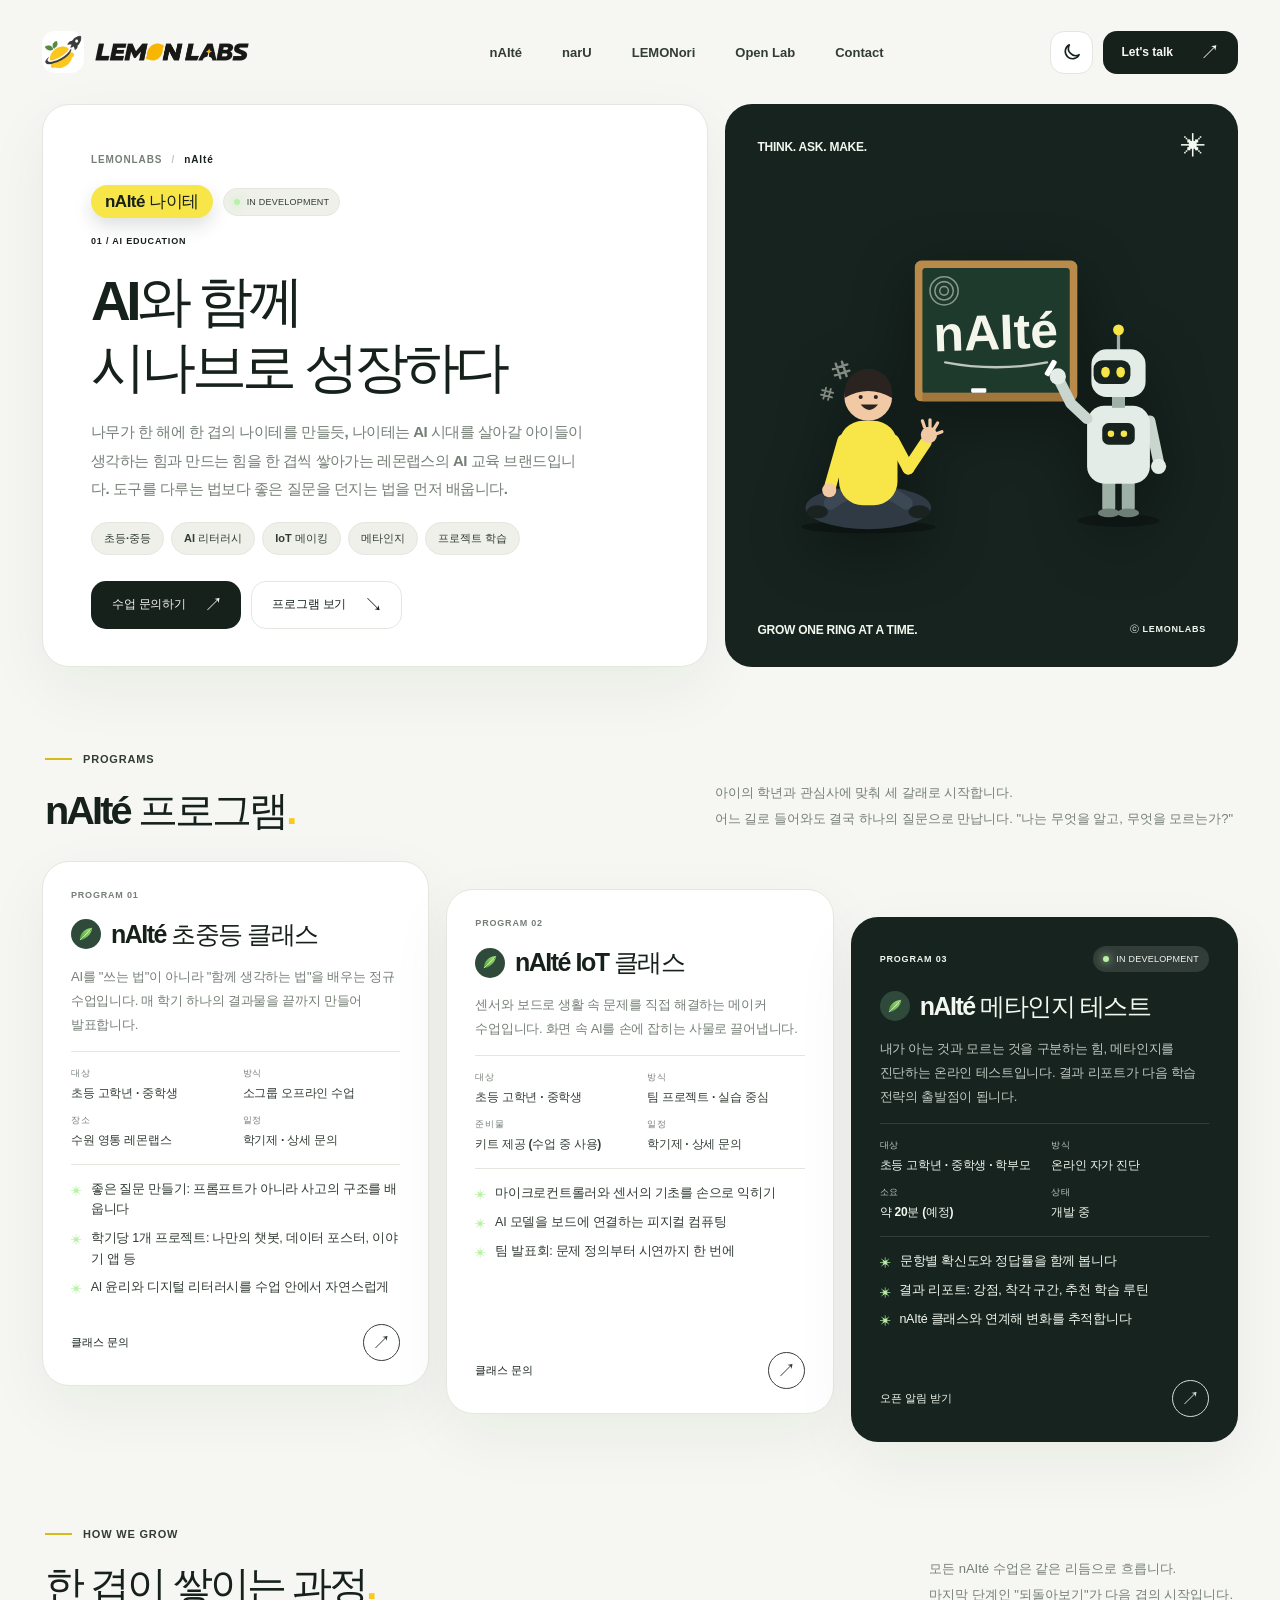
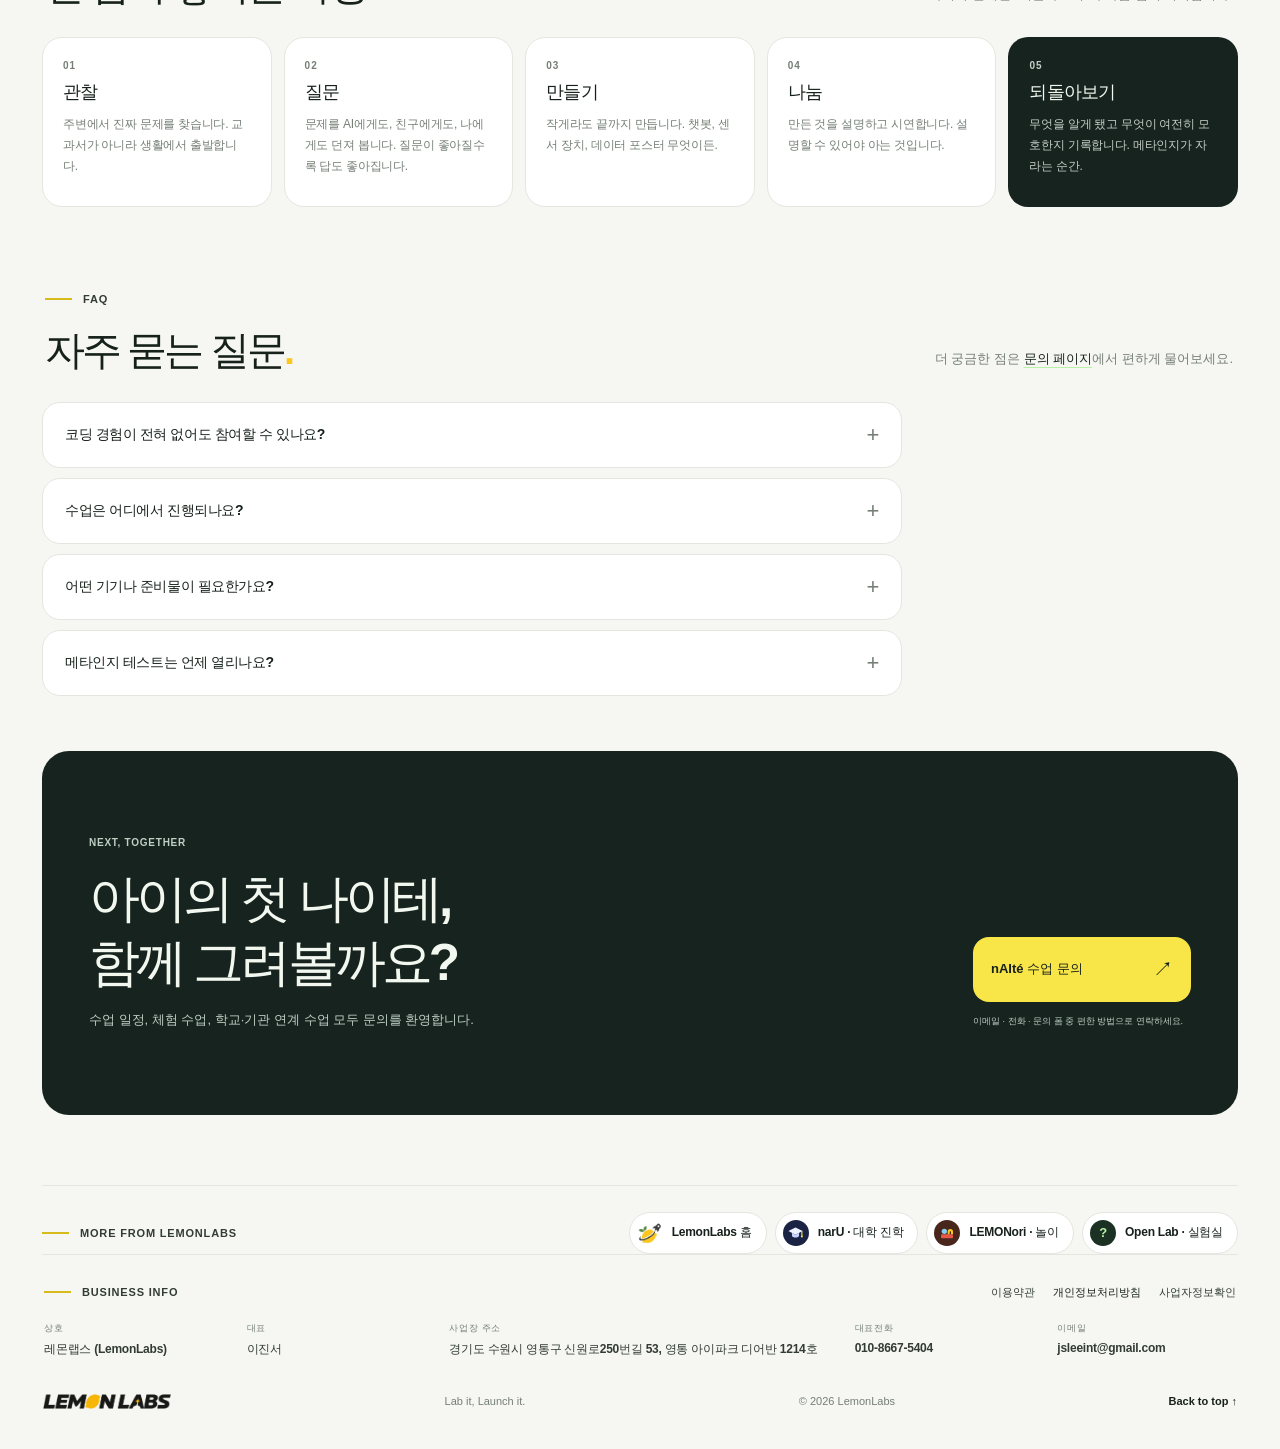
<file: naite/index.html>
<!doctype html>
<html lang="ko">
<head>
  <meta charset="UTF-8">
  <meta name="viewport" content="width=device-width, initial-scale=1">
  <meta name="description" content="nAIté(나이테)는 초중등 학생이 AI와 함께 한 겹씩 성장하는 레몬랩스의 AI 교육 브랜드입니다. 초중등 클래스, IoT 클래스, 메타인지 테스트.">
  <meta name="theme-color" content="#f6f7f2">
  <title>nAIté 나이테 | LemonLabs AI 교육</title>
  <link rel="canonical" href="https://www.lemonlabs.co.kr/naite/">
  <meta property="og:type" content="website">
  <meta property="og:site_name" content="LemonLabs">
  <meta property="og:title" content="nAIté 나이테 | LemonLabs AI 교육">
  <meta property="og:description" content="nAIté(나이테)는 초중등 학생이 AI와 함께 한 겹씩 성장하는 레몬랩스의 AI 교육 브랜드입니다. 초중등 클래스, IoT 클래스, 메타인지 테스트.">
  <meta property="og:url" content="https://www.lemonlabs.co.kr/naite/">
  <meta property="og:image" content="https://www.lemonlabs.co.kr/assets/lemon-mark.png">
  <link rel="icon" href="../assets/lemon-mark.png" type="image/png">
  <link rel="stylesheet" href="../style.css">
  <link rel="stylesheet" href="../pages.css">
  <script src="../config.js"></script>
  <script src="../script.js" defer></script>
</head>
<body data-brand="naite">
  <a class="skip-link" href="#main">본문 바로가기</a>
  <div class="page-shell" id="top">
    <header class="site-header">
      <a class="brand" href="../" aria-label="레몬랩스 홈으로">
        <img src="../assets/lemon-mark.png" alt="" width="42" height="42">
        <img class="brand-wordmark wordmark-light" src="../assets/lemon-wordmark.png" alt="" height="18"><img class="brand-wordmark wordmark-dark" src="../assets/lemon-wordmark-dark.png" alt="" height="18">
      </a>

      <nav class="desktop-nav" aria-label="주 메뉴">
        <a href="../naite/" aria-current="page">nAIté</a>
        <a href="../naru/">narU</a>
        <a href="../lemonori/">LEMONori</a>
        <a href="../lab/">Open Lab</a>
        <a href="../contact/">Contact</a>
      </nav>

      <div class="header-actions">
        <button class="icon-button theme-toggle" type="button" aria-label="다크 모드 켜기" title="테마 전환">
          <svg class="moon-icon" viewBox="0 0 24 24" fill="none" stroke="currentColor" stroke-width="1.9" aria-hidden="true"><path d="M20.6 15.2A8.7 8.7 0 0 1 8.8 3.4a8.8 8.8 0 1 0 11.8 11.8Z" stroke-linejoin="round"/></svg>
          <svg class="sun-icon" viewBox="0 0 24 24" fill="none" stroke="currentColor" stroke-width="1.9" aria-hidden="true"><circle cx="12" cy="12" r="3.8"/><path stroke-linecap="round" d="M12 2v2m0 16v2M4.9 4.9l1.5 1.5m11.2 11.2 1.5 1.5M2 12h2m16 0h2M4.9 19.1l1.5-1.5M17.6 6.4l1.5-1.5"/></svg>
        </button>
        <a class="header-cta" href="../contact/">Let's talk <span aria-hidden="true">↗︎</span></a>
        <button class="icon-button menu-toggle" type="button" aria-expanded="false" aria-controls="mobile-nav" aria-label="메뉴 열기">
          <svg viewBox="0 0 24 24" fill="none" stroke="currentColor" stroke-width="1.9" stroke-linecap="round" aria-hidden="true"><path d="M4 7h16M4 12h16M4 17h16"/></svg>
        </button>
      </div>
    </header>

    <nav class="mobile-nav" id="mobile-nav" aria-label="모바일 메뉴" hidden>
        <a href="../">Home <span>↗︎</span></a>
        <a href="../naite/" aria-current="page">nAIté <span>↗︎</span></a>
        <a href="../naru/">narU <span>↗︎</span></a>
        <a href="../lemonori/">LEMONori <span>↗︎</span></a>
        <a href="../lab/">Open Lab <span>↗︎</span></a>
        <a href="../contact/">Contact <span>↗︎</span></a>
    </nav>

    <main id="main">
      <section class="page-hero" aria-label="nAIté 소개">
        <div class="hero-copy tile reveal">
          <nav class="crumb" aria-label="현재 위치"><a href="../">LEMONLABS</a><span class="crumb-sep" aria-hidden="true">/</span><strong>nAIté</strong></nav>
          <div class="brand-pill"><p class="card-eyebrow">nAIté 나이테</p><span class="status-pill"><span class="status-dot"></span> IN DEVELOPMENT</span></div>
          <p class="card-number" style="margin:18px 0 0">01 / AI EDUCATION</p>
          <h1>AI와 함께<br>시나브로 성장하다</h1>
          <p class="hero-description">나무가 한 해에 한 겹의 나이테를 만들듯, 나이테는 AI 시대를 살아갈 아이들이 생각하는 힘과 만드는 힘을 한 겹씩 쌓아가는 레몬랩스의 AI 교육 브랜드입니다. 도구를 다루는 법보다 좋은 질문을 던지는 법을 먼저 배웁니다.</p>
          <div class="hero-tags"><span>초등·중등</span><span>AI 리터러시</span><span>IoT 메이킹</span><span>메타인지</span><span>프로젝트 학습</span></div>
          <div class="hero-actions"><a class="btn btn-primary" href="../contact/?topic=naite"><span>수업 문의하기</span><span aria-hidden="true">↗︎</span></a><a class="btn btn-ghost" href="#programs"><span>프로그램 보기</span><span aria-hidden="true">↘︎</span></a></div>
        </div>
        <div class="page-hero-visual tile reveal" aria-hidden="true">
          <div class="art-top"><span>THINK. ASK. MAKE.</span><span class="orbit-tiny">✳︎</span></div>
          <div class="visual-stage"><div class="talk-visual" aria-hidden="true">
              <svg class="talk-svg" viewBox="0 0 360 300">
                <ellipse cx="75" cy="276" rx="62" ry="6" fill="#000" opacity=".28"/>
                <ellipse cx="306" cy="270" rx="38" ry="6" fill="#000" opacity=".28"/>
                <rect x="118" y="30" width="150" height="130" rx="6" fill="#b98a4a"/>
                <rect x="125" y="37" width="136" height="116" rx="3" fill="#1e3a2d"/>
                <g fill="none" stroke="#f4f6ec" stroke-opacity=".5" stroke-width="1.4"><circle cx="145" cy="58" r="4"/><circle cx="145" cy="58" r="8.5"/><circle cx="145" cy="58" r="13"/></g>
                <text class="chalk-text" x="193" y="112" text-anchor="middle" font-size="46" font-weight="900" fill="#f4f6ec" transform="rotate(-2 193 108)">nAIté</text>
                <path d="M146 124 q47 9 94 0" fill="none" stroke="#f4f6ec" stroke-width="2.2" stroke-linecap="round" opacity=".75"/>
                <rect x="125" y="152" width="136" height="8" fill="#a2773d"/>
                <rect x="170" y="148" width="14" height="4" rx="1" fill="#fff"/>
                <g class="person">
                  <ellipse cx="75" cy="258" rx="58" ry="20" fill="#2f3a44"/>
                  <path d="M40 254 q35 -26 70 0" fill="none" stroke="#3c4854" stroke-width="12" stroke-linecap="round"/>
                  <ellipse cx="28" cy="262" rx="10" ry="6" fill="#1b2320"/><ellipse cx="122" cy="262" rx="10" ry="6" fill="#1b2320"/>
                  <rect x="48" y="178" width="54" height="78" rx="22" fill="#f8e548"/>
                  <path d="M52 196 L40 238" stroke="#f8e548" stroke-width="11" stroke-linecap="round"/>
                  <circle cx="39" cy="242" r="6.5" fill="#f1c9a5"/>
                  <path d="M98 196 L112 222" stroke="#f8e548" stroke-width="11" stroke-linecap="round"/>
                  <g class="hand-gesture">
                    <path d="M112 222 L128 198" stroke="#f8e548" stroke-width="11" stroke-linecap="round"/>
                    <circle cx="131" cy="191" r="7.5" fill="#f1c9a5"/>
                    <path d="M127 184 l-2 -6 M132 183 l0 -6 M136 185 l3 -5 M138 190 l5 -2" stroke="#f1c9a5" stroke-width="3" stroke-linecap="round"/>
                  </g>
                  <circle cx="75" cy="156" r="22" fill="#f1c9a5"/>
                  <path d="M53 152 a22 22 0 0 1 44 0 v5 q-22 -13 -44 0z" fill="#2b2320"/>
                  <circle cx="68" cy="156" r="1.9" fill="#2b2320"/><circle cx="82" cy="156" r="1.9" fill="#2b2320"/>
                  <path class="mouth" d="M68 163 q8 10 16 0 z" fill="#2b2320"/>
                  <g class="laugh-mark" transform="translate(50 131) rotate(-18)" stroke="#f4f6ec" stroke-opacity=".5" stroke-width="2.2" stroke-linecap="round"><path d="M-7 -3h14M-7 3h14M-3 -7v14M3 -7v14"/></g>
                  <g class="laugh-mark laugh-two" transform="translate(37 153) rotate(14) scale(.75)" stroke="#f4f6ec" stroke-opacity=".5" stroke-width="2.2" stroke-linecap="round"><path d="M-7 -3h14M-7 3h14M-3 -7v14M3 -7v14"/></g>
                </g>
                <g class="robot">
                  <rect x="291" y="232" width="12" height="30" rx="4" fill="#9fb0a7"/><rect x="309" y="232" width="12" height="30" rx="4" fill="#9fb0a7"/>
                  <ellipse cx="297" cy="263" rx="10" ry="4" fill="#6f7f77"/><ellipse cx="315" cy="263" rx="10" ry="4" fill="#6f7f77"/>
                  <path d="M335 178 L343 216" stroke="#c9d5cf" stroke-width="10" stroke-linecap="round"/><circle cx="343" cy="220" r="7" fill="#e4ece7"/>
                  <rect x="277" y="164" width="58" height="72" rx="16" fill="#e4ece7"/>
                  <rect x="291" y="180" width="30" height="20" rx="6" fill="#16231f"/>
                  <circle class="robot-light" cx="299" cy="190" r="3" fill="#f8e548"/><circle class="robot-light light-two" cx="311" cy="190" r="3" fill="#f8e548"/>
                  <rect x="300" y="154" width="12" height="12" fill="#9fb0a7"/>
                  <path d="M306 112 V98" stroke="#9fb0a7" stroke-width="3" stroke-linecap="round"/><circle class="robot-light" cx="306" cy="94" r="5" fill="#f8e548"/>
                  <rect x="281" y="112" width="50" height="44" rx="14" fill="#e4ece7"/>
                  <rect x="283" y="122" width="34" height="22" rx="8" fill="#16231f"/>
                  <ellipse class="robot-eye" cx="294" cy="133" rx="4" ry="5" fill="#f8e548"/><ellipse class="robot-eye" cx="308" cy="133" rx="4" ry="5" fill="#f8e548"/>
                  <g class="robot-arm">
                    <path d="M277 176 L262 162 L251 140" fill="none" stroke="#c9d5cf" stroke-width="10" stroke-linecap="round" stroke-linejoin="round"/>
                    <circle cx="250" cy="137" r="7.5" fill="#e4ece7"/>
                    <rect x="241" y="121" width="5" height="16" rx="1.5" fill="#fff" transform="rotate(30 243 129)"/>
                  </g>
                </g>
              </svg>
            </div></div>
          <div class="art-bottom"><span>GROW ONE RING AT A TIME.</span><span>ⓒ LEMONLABS</span></div>
        </div>
      </section>

      <section id="programs" class="page-section" aria-labelledby="programs-title">
        <div class="section-heading reveal">
          <div><p class="section-kicker"><span class="kicker-line"></span> PROGRAMS</p><h2 id="programs-title">nAIté 프로그램<span class="period">.</span></h2></div>
          <p class="section-summary">아이의 학년과 관심사에 맞춰 세 갈래로 시작합니다.<br>어느 길로 들어와도 결국 하나의 질문으로 만납니다. "나는 무엇을 알고, 무엇을 모르는가?"</p>
        </div>
        <div class="program-grid">
          <article class="program-card reveal" id="class">
            <div class="card-top"><span class="card-number">PROGRAM 01</span></div>
            <h3><span class="step-leaf"><svg viewBox="0 0 24 24" aria-hidden="true"><defs><linearGradient id="leafFresh1" x1="0" y1="1" x2="1" y2="0"><stop offset="0" stop-color="#4f9a3f"/><stop offset=".55" stop-color="#7cc45a"/><stop offset="1" stop-color="#a8df7a"/></linearGradient></defs><path d="M4.5 19.5 C 4.8 11.5, 10 5, 19.5 4.5 C 18.6 12.5, 12.5 18.2, 4.5 19.5 Z" fill="url(#leafFresh1)"/><path d="M19.5 4.5 C 17.4 5.3, 16.3 7, 16.9 9 C 17.9 7.6, 18.8 6.2, 19.5 4.5 Z" fill="#3f7f33"/><path d="M5.2 18.8 C 9 15, 13 11, 18.2 5.8" fill="none" stroke="#e9f7d6" stroke-width="1" stroke-linecap="round" opacity=".8"/><path d="M8.5 15.5 c 1.5 -0.4 2.6 -0.9 3.6 -1.8 M11 12.8 c 1.4 -0.5 2.3 -1 3.2 -1.9" fill="none" stroke="#e9f7d6" stroke-width=".8" stroke-linecap="round" opacity=".55"/></svg></span><span>nAIté 초중등 클래스</span></h3>
            <p>AI를 "쓰는 법"이 아니라 "함께 생각하는 법"을 배우는 정규 수업입니다. 매 학기 하나의 결과물을 끝까지 만들어 발표합니다.</p>
            <dl class="program-meta"><div><dt>대상</dt><dd>초등 고학년 · 중학생</dd></div><div><dt>방식</dt><dd>소그룹 오프라인 수업</dd></div><div><dt>장소</dt><dd>수원 영통 레몬랩스</dd></div><div><dt>일정</dt><dd>학기제 · 상세 문의</dd></div></dl>
            <ul class="program-points"><li>좋은 질문 만들기: 프롬프트가 아니라 사고의 구조를 배웁니다</li><li>학기당 1개 프로젝트: 나만의 챗봇, 데이터 포스터, 이야기 앱 등</li><li>AI 윤리와 디지털 리터러시를 수업 안에서 자연스럽게</li></ul>
            <a class="card-open" href="../contact/?topic=naite"><span>클래스 문의</span><span class="arrow-circle" aria-hidden="true">↗︎</span></a>
          </article>
          <article class="program-card reveal" id="iot">
            <div class="card-top"><span class="card-number">PROGRAM 02</span></div>
            <h3><span class="step-leaf"><svg viewBox="0 0 24 24" aria-hidden="true"><defs><linearGradient id="leafFresh2" x1="0" y1="1" x2="1" y2="0"><stop offset="0" stop-color="#4f9a3f"/><stop offset=".55" stop-color="#7cc45a"/><stop offset="1" stop-color="#a8df7a"/></linearGradient></defs><path d="M4.5 19.5 C 4.8 11.5, 10 5, 19.5 4.5 C 18.6 12.5, 12.5 18.2, 4.5 19.5 Z" fill="url(#leafFresh2)"/><path d="M19.5 4.5 C 17.4 5.3, 16.3 7, 16.9 9 C 17.9 7.6, 18.8 6.2, 19.5 4.5 Z" fill="#3f7f33"/><path d="M5.2 18.8 C 9 15, 13 11, 18.2 5.8" fill="none" stroke="#e9f7d6" stroke-width="1" stroke-linecap="round" opacity=".8"/><path d="M8.5 15.5 c 1.5 -0.4 2.6 -0.9 3.6 -1.8 M11 12.8 c 1.4 -0.5 2.3 -1 3.2 -1.9" fill="none" stroke="#e9f7d6" stroke-width=".8" stroke-linecap="round" opacity=".55"/></svg></span><span>nAIté IoT 클래스</span></h3>
            <p>센서와 보드로 생활 속 문제를 직접 해결하는 메이커 수업입니다. 화면 속 AI를 손에 잡히는 사물로 끌어냅니다.</p>
            <dl class="program-meta"><div><dt>대상</dt><dd>초등 고학년 · 중학생</dd></div><div><dt>방식</dt><dd>팀 프로젝트 · 실습 중심</dd></div><div><dt>준비물</dt><dd>키트 제공 (수업 중 사용)</dd></div><div><dt>일정</dt><dd>학기제 · 상세 문의</dd></div></dl>
            <ul class="program-points"><li>마이크로컨트롤러와 센서의 기초를 손으로 익히기</li><li>AI 모델을 보드에 연결하는 피지컬 컴퓨팅</li><li>팀 발표회: 문제 정의부터 시연까지 한 번에</li></ul>
            <a class="card-open" href="../contact/?topic=naite"><span>클래스 문의</span><span class="arrow-circle" aria-hidden="true">↗︎</span></a>
          </article>
          <article class="program-card reveal is-featured" id="metacognition">
            <div class="card-top"><span class="card-number">PROGRAM 03</span><span class="status-pill"><span class="status-dot"></span> IN DEVELOPMENT</span></div>
            <h3><span class="step-leaf"><svg viewBox="0 0 24 24" aria-hidden="true"><defs><linearGradient id="leafFresh3" x1="0" y1="1" x2="1" y2="0"><stop offset="0" stop-color="#4f9a3f"/><stop offset=".55" stop-color="#7cc45a"/><stop offset="1" stop-color="#a8df7a"/></linearGradient></defs><path d="M4.5 19.5 C 4.8 11.5, 10 5, 19.5 4.5 C 18.6 12.5, 12.5 18.2, 4.5 19.5 Z" fill="url(#leafFresh3)"/><path d="M19.5 4.5 C 17.4 5.3, 16.3 7, 16.9 9 C 17.9 7.6, 18.8 6.2, 19.5 4.5 Z" fill="#3f7f33"/><path d="M5.2 18.8 C 9 15, 13 11, 18.2 5.8" fill="none" stroke="#e9f7d6" stroke-width="1" stroke-linecap="round" opacity=".8"/><path d="M8.5 15.5 c 1.5 -0.4 2.6 -0.9 3.6 -1.8 M11 12.8 c 1.4 -0.5 2.3 -1 3.2 -1.9" fill="none" stroke="#e9f7d6" stroke-width=".8" stroke-linecap="round" opacity=".55"/></svg></span><span>nAIté 메타인지 테스트</span></h3>
            <p>내가 아는 것과 모르는 것을 구분하는 힘, 메타인지를 진단하는 온라인 테스트입니다. 결과 리포트가 다음 학습 전략의 출발점이 됩니다.</p>
            <dl class="program-meta"><div><dt>대상</dt><dd>초등 고학년 · 중학생 · 학부모</dd></div><div><dt>방식</dt><dd>온라인 자가 진단</dd></div><div><dt>소요</dt><dd>약 20분 (예정)</dd></div><div><dt>상태</dt><dd>개발 중</dd></div></dl>
            <ul class="program-points"><li>문항별 확신도와 정답률을 함께 봅니다</li><li>결과 리포트: 강점, 착각 구간, 추천 학습 루틴</li><li>nAIté 클래스와 연계해 변화를 추적합니다</li></ul>
            <a class="card-open" href="../contact/?topic=naite-meta"><span>오픈 알림 받기</span><span class="arrow-circle" aria-hidden="true">↗︎</span></a>
          </article>
        </div>
      </section>

      <section class="page-section" aria-labelledby="rings-title">
        <div class="section-heading reveal">
          <div><p class="section-kicker"><span class="kicker-line"></span> HOW WE GROW</p><h2 id="rings-title">한 겹이 쌓이는 과정<span class="period">.</span></h2></div>
          <p class="section-summary">모든 nAIté 수업은 같은 리듬으로 흐릅니다.<br>마지막 단계인 "되돌아보기"가 다음 겹의 시작입니다.</p>
        </div>
        <ol class="process reveal"><li><strong>관찰</strong><span>주변에서 진짜 문제를 찾습니다. 교과서가 아니라 생활에서 출발합니다.</span></li><li><strong>질문</strong><span>문제를 AI에게도, 친구에게도, 나에게도 던져 봅니다. 질문이 좋아질수록 답도 좋아집니다.</span></li><li><strong>만들기</strong><span>작게라도 끝까지 만듭니다. 챗봇, 센서 장치, 데이터 포스터 무엇이든.</span></li><li><strong>나눔</strong><span>만든 것을 설명하고 시연합니다. 설명할 수 있어야 아는 것입니다.</span></li><li class="is-brand"><strong>되돌아보기</strong><span>무엇을 알게 됐고 무엇이 여전히 모호한지 기록합니다. 메타인지가 자라는 순간.</span></li></ol>
      </section>

      <section class="page-section" aria-labelledby="faq-title">
        <div class="section-heading reveal">
          <div><p class="section-kicker"><span class="kicker-line"></span> FAQ</p><h2 id="faq-title">자주 묻는 질문<span class="period">.</span></h2></div>
          <p class="section-summary">더 궁금한 점은 <a href="../contact/?topic=naite">문의 페이지</a>에서 편하게 물어보세요.</p>
        </div>
        <div class="faq reveal"><details><summary>코딩 경험이 전혀 없어도 참여할 수 있나요?</summary><p>네. nAIté는 코딩 실력이 아니라 질문하고 만들어 보는 태도에서 시작합니다. 필요한 기술은 프로젝트를 진행하며 수업 안에서 익힙니다.</p></details><details><summary>수업은 어디에서 진행되나요?</summary><p>수원 영통의 레몬랩스 공간(영통 아이파크 디어반 1214호)에서 소그룹으로 진행합니다. 일부 과제는 온라인으로 이어집니다.</p></details><details><summary>어떤 기기나 준비물이 필요한가요?</summary><p>IoT 클래스의 키트와 실습 장비는 수업 중 제공합니다. 가정에서 복습용으로 쓸 수 있는 노트북이나 태블릿이 있으면 좋지만 필수는 아닙니다.</p></details><details><summary>메타인지 테스트는 언제 열리나요?</summary><p>현재 개발 중입니다. 문의 페이지에서 "오픈 알림"을 남겨 주시면 공개 시 먼저 안내드립니다.</p></details></div>
      </section>

      <section class="contact-section cta-band reveal" aria-labelledby="cta-title">
        <div><span class="section-kicker">NEXT, TOGETHER</span><h2 id="cta-title">아이의 첫 나이테,<br>함께 그려볼까요?</h2><p>수업 일정, 체험 수업, 학교·기관 연계 수업 모두 문의를 환영합니다.</p></div>
        <div class="contact-side"><a class="contact-button" href="../contact/?topic=naite"><span>nAIté 수업 문의</span><span aria-hidden="true">↗︎</span></a><span class="contact-hint">이메일 · 전화 · 문의 폼 중 편한 방법으로 연락하세요.</span></div>
      </section>

      <nav class="siblings reveal" aria-label="레몬랩스의 다른 프로젝트">
        <span class="section-kicker"><span class="kicker-line"></span> MORE FROM LEMONLABS</span>
        <div class="siblings-list">
          <a class="sibling" href="../"><span class="step-home"><img src="../assets/lemon-mark.png" alt=""></span><span>LemonLabs 홈</span></a>
          <a class="sibling" href="../naru/"><span class="step-cap"><svg viewBox="0 0 24 24" aria-hidden="true"><polygon points="2,10 12,5 22,10 12,15" fill="#eef1ff"/><path d="M7 12.5v4c0 1.4 2.3 2.5 5 2.5s5-1.1 5-2.5v-4L12 15z" fill="#c9d2ff"/><path d="M21 10.5v6" stroke="#f8e548" stroke-width="1.6" stroke-linecap="round"/><circle cx="21" cy="17.5" r="1.4" fill="#f8e548"/></svg></span><span>narU · 대학 진학</span></a>
          <a class="sibling" href="../lemonori/"><span class="step-store"><svg viewBox="0 0 24 24" aria-hidden="true"><rect x="3" y="14" width="18" height="6" rx="1.5" fill="#e8584a"/><circle cx="8" cy="9.5" r="4" fill="#86cdf5"/><path d="M13 14v-4a4 4 0 0 1 8 0v4h-3v-3.5a1 1 0 0 0-2 0V14z" fill="#fdc71e"/></svg></span><span>LEMONori · 놀이</span></a>
          <a class="sibling" href="../lab/"><span class="step-lab" aria-hidden="true">?</span><span>Open Lab · 실험실</span></a>
        </div>
      </nav>
    </main>

    <section class="biz-info" aria-label="사업자 정보">
      <div class="biz-head">
        <span class="section-kicker"><span class="kicker-line"></span> BUSINESS INFO</span>
        <nav class="biz-links" aria-label="약관 및 정책">
          <a href="../legal/terms.html">이용약관</a>
          <a href="../legal/privacy.html"><strong>개인정보처리방침</strong></a>
          <a href="#" aria-disabled="true" title="사업자등록번호 확정 후 연결">사업자정보확인</a>
        </nav>
      </div>
      <dl class="biz-grid">
      <!-- 보류 항목(요청 시 다시 추가): 사업자등록번호 / 통신판매업신고 / 개인정보보호책임자 -->
        <div><dt>상호</dt><dd>레몬랩스 (LemonLabs)</dd></div>
        <div><dt>대표</dt><dd>이진서</dd></div>
        <div class="biz-wide"><dt>사업장 주소</dt><dd>경기도 수원시 영통구 신원로250번길 53, 영통 아이파크 디어반 1214호</dd></div>
        <div><dt>대표전화</dt><dd><a href="tel:010-8667-5404">010-8667-5404</a></dd></div>
        <div><dt>이메일</dt><dd><a href="mailto:jsleeint@gmail.com">jsleeint@gmail.com</a></dd></div>
      </dl>
    </section>

    <footer class="site-footer"><a class="footer-brand" href="../" aria-label="레몬랩스 홈으로"><img class="footer-wordmark wordmark-light" src="../assets/lemon-wordmark.png" alt="" height="15"><img class="footer-wordmark wordmark-dark" src="../assets/lemon-wordmark-dark.png" alt="" height="15"></a><span>Lab it, Launch it.</span><span>© <span id="year">2026</span> LemonLabs</span><a href="#top" class="back-top">Back to top ↑︎</a></footer>
  </div>

  <dialog class="info-dialog" id="pending-dialog" aria-labelledby="pending-dialog-title">
    <div class="dialog-inner"><button class="dialog-close" type="button" aria-label="닫기">✕</button><span class="dialog-kicker">COMING SOON</span><h2 id="pending-dialog-title">준비 중입니다.</h2><p><strong id="pending-dialog-label"></strong> 링크는 아직 연결되지 않았습니다. 오픈 소식은 아래 연락처로 문의해 주시면 가장 먼저 알려드릴게요.</p><div class="dialog-meta"><span>CONTACT</span><strong><a href="mailto:jsleeint@gmail.com">jsleeint@gmail.com</a> · <a href="tel:010-8667-5404">010-8667-5404</a></strong></div><button class="dialog-confirm" type="button">확인 <span>↗︎</span></button></div>
  </dialog>
</body>
</html>
</file>
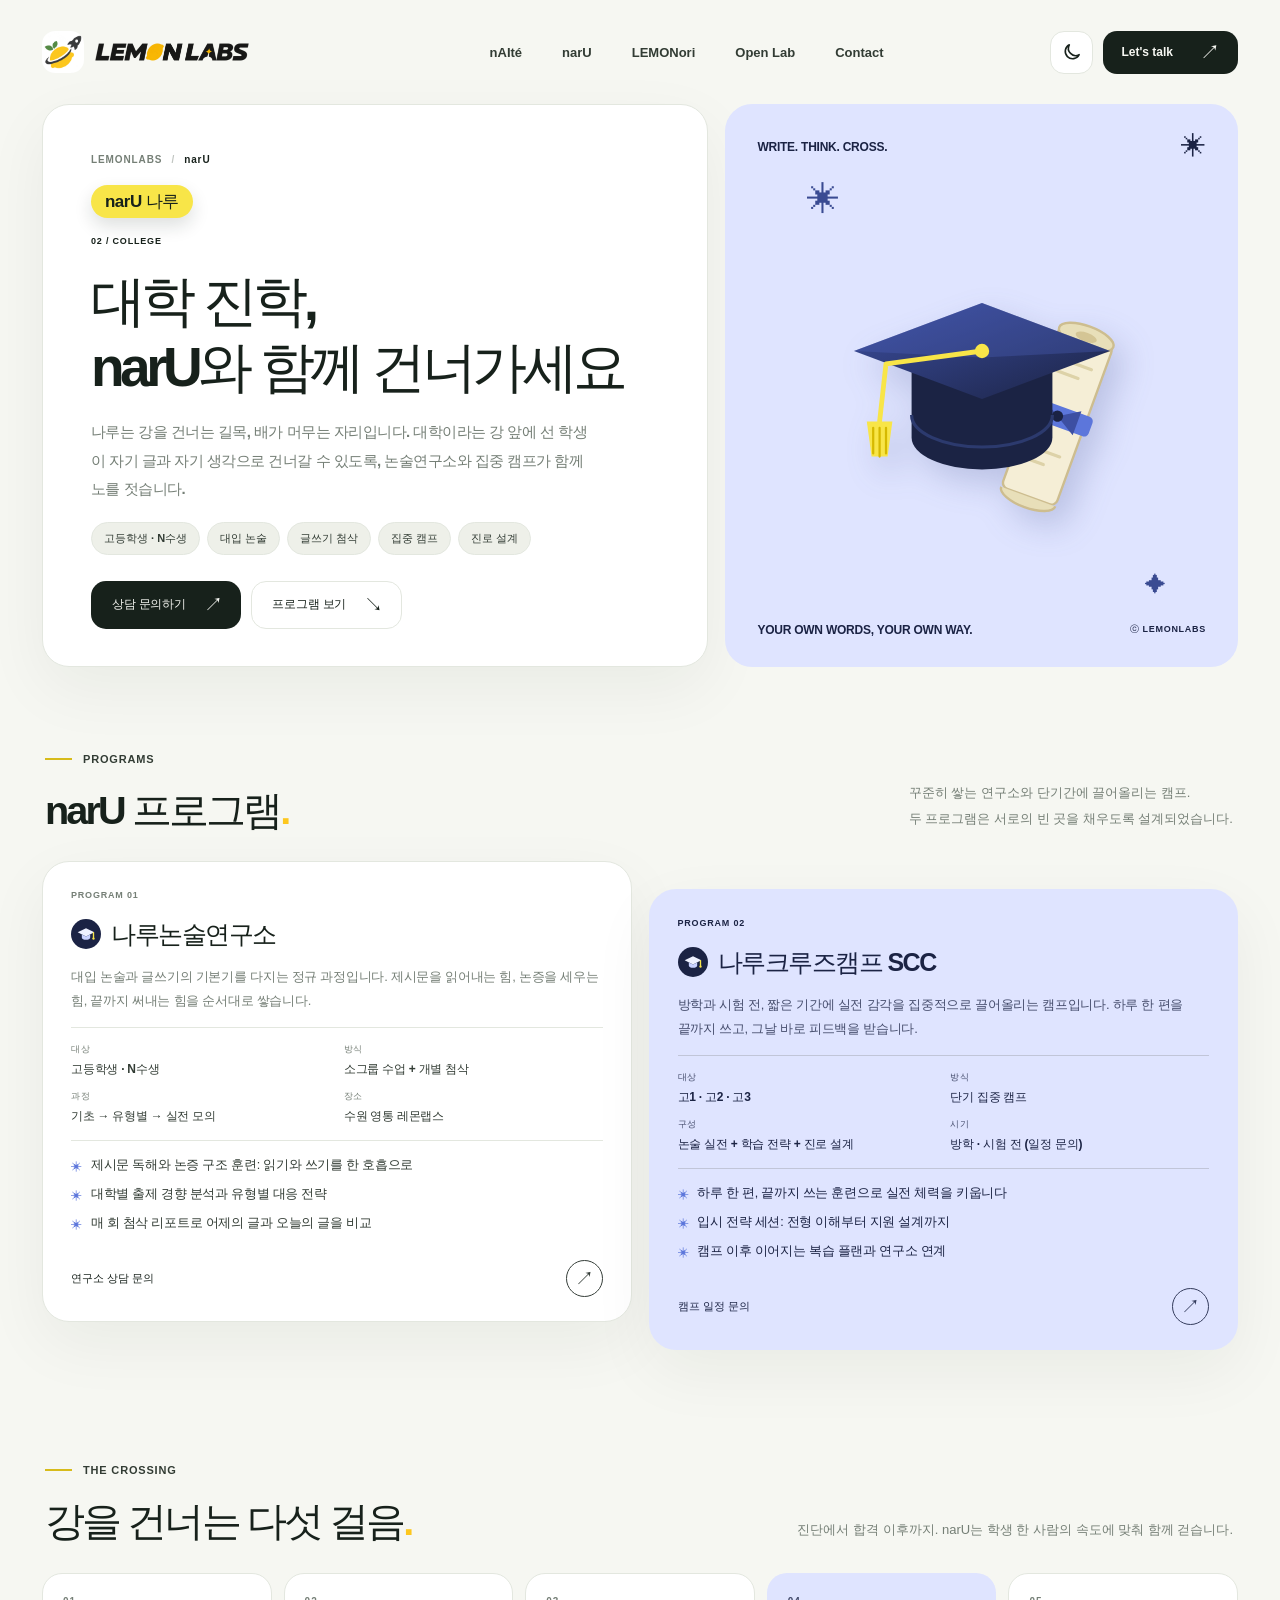
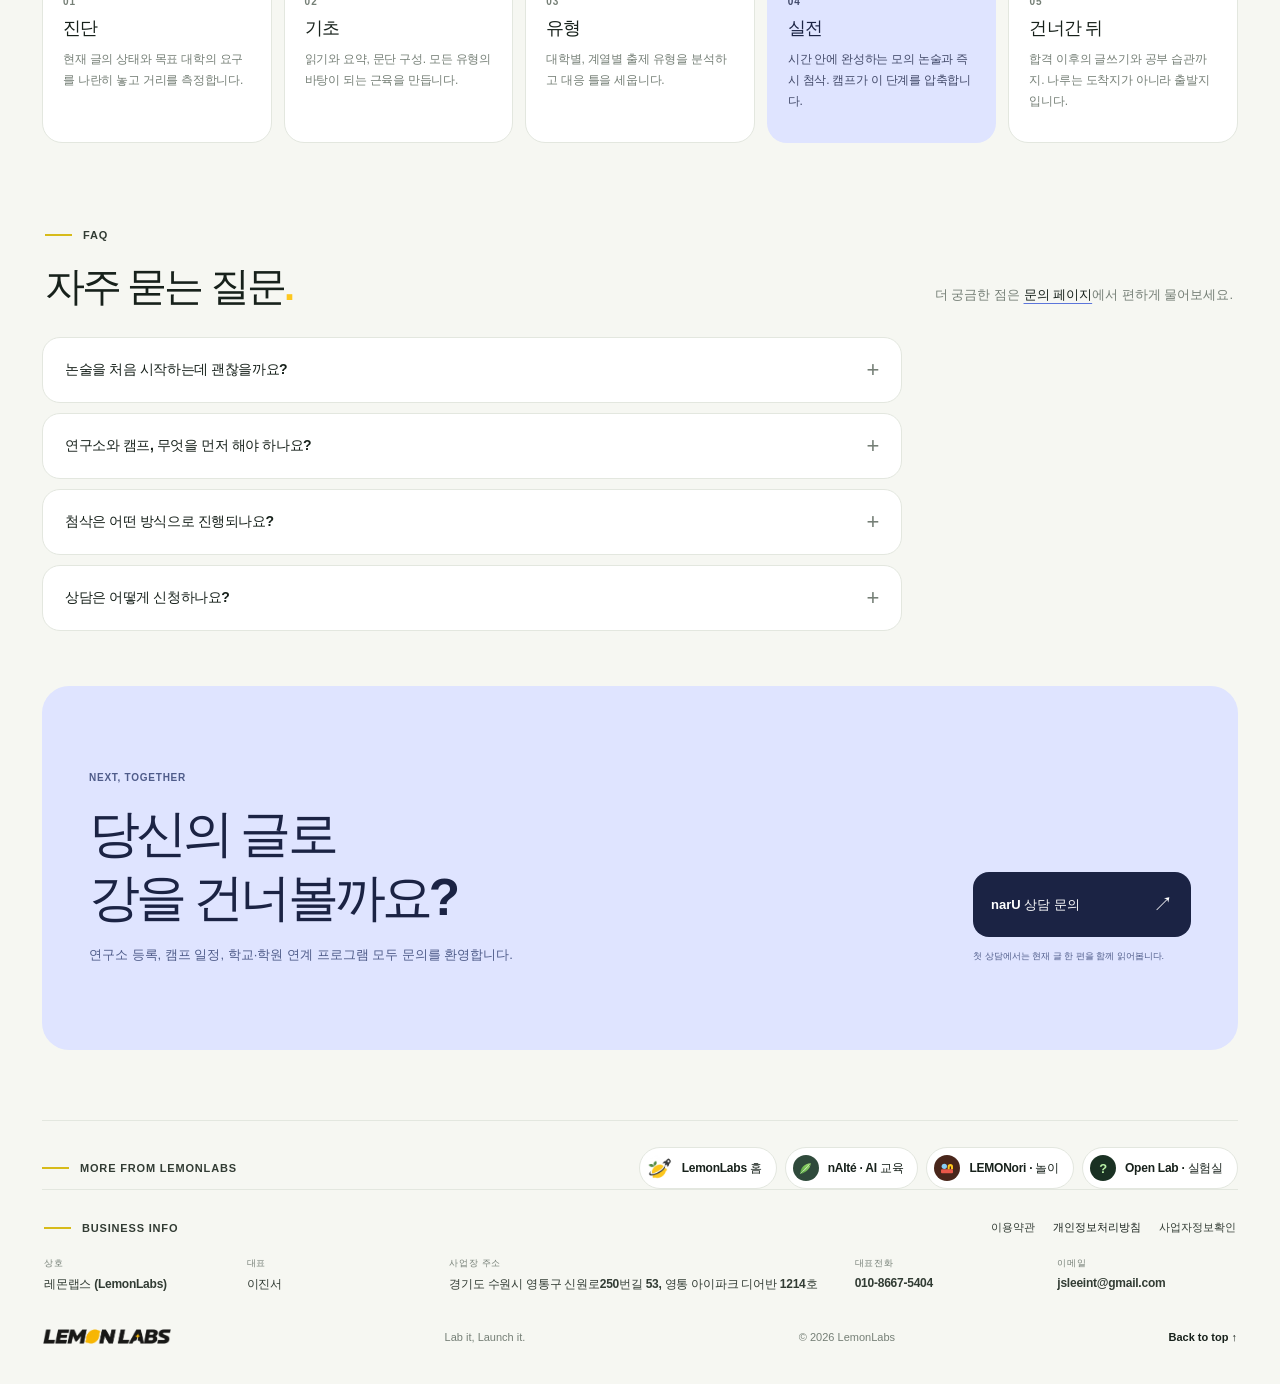
<file: naru/index.html>
<!doctype html>
<html lang="ko">
<head>
  <meta charset="UTF-8">
  <meta name="viewport" content="width=device-width, initial-scale=1">
  <meta name="description" content="narU(나루)는 대학 진학을 준비하는 학생을 위한 레몬랩스의 입시 교육 브랜드입니다. 나루논술연구소와 나루크루즈캠프 SCC.">
  <meta name="theme-color" content="#f6f7f2">
  <title>narU 나루 | LemonLabs 대학 진학</title>
  <link rel="canonical" href="https://www.lemonlabs.co.kr/naru/">
  <meta property="og:type" content="website">
  <meta property="og:site_name" content="LemonLabs">
  <meta property="og:title" content="narU 나루 | LemonLabs 대학 진학">
  <meta property="og:description" content="narU(나루)는 대학 진학을 준비하는 학생을 위한 레몬랩스의 입시 교육 브랜드입니다. 나루논술연구소와 나루크루즈캠프 SCC.">
  <meta property="og:url" content="https://www.lemonlabs.co.kr/naru/">
  <meta property="og:image" content="https://www.lemonlabs.co.kr/assets/lemon-mark.png">
  <link rel="icon" href="../assets/lemon-mark.png" type="image/png">
  <link rel="stylesheet" href="../style.css">
  <link rel="stylesheet" href="../pages.css">
  <script src="../config.js"></script>
  <script src="../script.js" defer></script>
</head>
<body data-brand="naru">
  <a class="skip-link" href="#main">본문 바로가기</a>
  <div class="page-shell" id="top">
    <header class="site-header">
      <a class="brand" href="../" aria-label="레몬랩스 홈으로">
        <img src="../assets/lemon-mark.png" alt="" width="42" height="42">
        <img class="brand-wordmark wordmark-light" src="../assets/lemon-wordmark.png" alt="" height="18"><img class="brand-wordmark wordmark-dark" src="../assets/lemon-wordmark-dark.png" alt="" height="18">
      </a>

      <nav class="desktop-nav" aria-label="주 메뉴">
        <a href="../naite/">nAIté</a>
        <a href="../naru/" aria-current="page">narU</a>
        <a href="../lemonori/">LEMONori</a>
        <a href="../lab/">Open Lab</a>
        <a href="../contact/">Contact</a>
      </nav>

      <div class="header-actions">
        <button class="icon-button theme-toggle" type="button" aria-label="다크 모드 켜기" title="테마 전환">
          <svg class="moon-icon" viewBox="0 0 24 24" fill="none" stroke="currentColor" stroke-width="1.9" aria-hidden="true"><path d="M20.6 15.2A8.7 8.7 0 0 1 8.8 3.4a8.8 8.8 0 1 0 11.8 11.8Z" stroke-linejoin="round"/></svg>
          <svg class="sun-icon" viewBox="0 0 24 24" fill="none" stroke="currentColor" stroke-width="1.9" aria-hidden="true"><circle cx="12" cy="12" r="3.8"/><path stroke-linecap="round" d="M12 2v2m0 16v2M4.9 4.9l1.5 1.5m11.2 11.2 1.5 1.5M2 12h2m16 0h2M4.9 19.1l1.5-1.5M17.6 6.4l1.5-1.5"/></svg>
        </button>
        <a class="header-cta" href="../contact/">Let's talk <span aria-hidden="true">↗︎</span></a>
        <button class="icon-button menu-toggle" type="button" aria-expanded="false" aria-controls="mobile-nav" aria-label="메뉴 열기">
          <svg viewBox="0 0 24 24" fill="none" stroke="currentColor" stroke-width="1.9" stroke-linecap="round" aria-hidden="true"><path d="M4 7h16M4 12h16M4 17h16"/></svg>
        </button>
      </div>
    </header>

    <nav class="mobile-nav" id="mobile-nav" aria-label="모바일 메뉴" hidden>
        <a href="../">Home <span>↗︎</span></a>
        <a href="../naite/">nAIté <span>↗︎</span></a>
        <a href="../naru/" aria-current="page">narU <span>↗︎</span></a>
        <a href="../lemonori/">LEMONori <span>↗︎</span></a>
        <a href="../lab/">Open Lab <span>↗︎</span></a>
        <a href="../contact/">Contact <span>↗︎</span></a>
    </nav>

    <main id="main">
      <section class="page-hero" aria-label="narU 소개">
        <div class="hero-copy tile reveal">
          <nav class="crumb" aria-label="현재 위치"><a href="../">LEMONLABS</a><span class="crumb-sep" aria-hidden="true">/</span><strong>narU</strong></nav>
          <div class="brand-pill"><p class="card-eyebrow">narU 나루</p></div>
          <p class="card-number" style="margin:18px 0 0">02 / COLLEGE</p>
          <h1>대학 진학,<br>narU와 함께 건너가세요</h1>
          <p class="hero-description">나루는 강을 건너는 길목, 배가 머무는 자리입니다. 대학이라는 강 앞에 선 학생이 자기 글과 자기 생각으로 건너갈 수 있도록, 논술연구소와 집중 캠프가 함께 노를 젓습니다.</p>
          <div class="hero-tags"><span>고등학생 · N수생</span><span>대입 논술</span><span>글쓰기 첨삭</span><span>집중 캠프</span><span>진로 설계</span></div>
          <div class="hero-actions"><a class="btn btn-primary" href="../contact/?topic=naru"><span>상담 문의하기</span><span aria-hidden="true">↗︎</span></a><a class="btn btn-ghost" href="#programs"><span>프로그램 보기</span><span aria-hidden="true">↘︎</span></a></div>
        </div>
        <div class="page-hero-visual tile reveal" aria-hidden="true">
          <div class="art-top"><span>WRITE. THINK. CROSS.</span><span class="orbit-tiny">✳︎</span></div>
          <div class="visual-stage"><span class="studio-star star-one">✳︎</span><svg class="studio-scene" viewBox="0 0 200 170">
                <defs><linearGradient id="boardShine" x1="0" y1="0" x2="1" y2="1"><stop offset="0" stop-color="#3d4fa2"/><stop offset="1" stop-color="#1b2344"/></linearGradient></defs>
                <g class="scroll" transform="rotate(20 146 104)">
                  <rect x="128" y="48" width="36" height="106" rx="4" fill="#f5eed6" stroke="#cdbd8f" stroke-width="1.5"/>
                  <path d="M128 154 a18 7 0 0 0 36 0" fill="#e8dfb9" stroke="#cdbd8f" stroke-width="1.5"/>
                  <path d="M136 66h20M136 74h14M136 124h20M136 132h12" stroke="#ddd2a8" stroke-width="2" stroke-linecap="round"/>
                  <ellipse cx="146" cy="48" rx="18" ry="7" fill="#e8dfb9" stroke="#cdbd8f" stroke-width="1.5"/>
                  <ellipse cx="146" cy="48" rx="7" ry="2.8" fill="#d4c595"/>
                  <rect x="124" y="94" width="44" height="13" rx="3" fill="#5c76db"/>
                  <path d="M146 100.5 l-13 -8 v16 z M146 100.5 l13 -8 v16 z" fill="#3d4fa2"/>
                  <circle cx="146" cy="100.5" r="3.5" fill="#1b2344"/>
                </g>
                <g class="cap">
                  <path d="M56 72 a44 24 0 0 1 88 0 v42 a44 20 0 0 1 -88 0 z" fill="#1b2344"/>
                  <path d="M56 100 a44 20 0 0 0 88 0" fill="none" stroke="#2c3a6e" stroke-width="2"/>
                  <polygon points="20,60 100,30 180,60 100,90" fill="url(#boardShine)"/>
                  <polygon points="20,60 100,30 180,60 100,64" fill="#4a5fb8" opacity=".35"/>
                  <circle cx="100" cy="60" r="4.5" fill="#f8e548"/>
                  <g class="tassel"><path d="M100 60 L40 68 L36 104" fill="none" stroke="#f8e548" stroke-width="3" stroke-linecap="round" stroke-linejoin="round"/><path d="M28 104 L44 104 L41 126 L31 126 Z" fill="#f8e548"/><path d="M32 108v16M36 108v18M40 108v16" stroke="#d6b900" stroke-width="1.4" stroke-linecap="round"/></g>
                </g>
              </svg><span class="studio-star star-two">✦</span></div>
          <div class="art-bottom"><span>YOUR OWN WORDS, YOUR OWN WAY.</span><span>ⓒ LEMONLABS</span></div>
        </div>
      </section>

      <section id="programs" class="page-section" aria-labelledby="programs-title">
        <div class="section-heading reveal">
          <div><p class="section-kicker"><span class="kicker-line"></span> PROGRAMS</p><h2 id="programs-title">narU 프로그램<span class="period">.</span></h2></div>
          <p class="section-summary">꾸준히 쌓는 연구소와 단기간에 끌어올리는 캠프.<br>두 프로그램은 서로의 빈 곳을 채우도록 설계되었습니다.</p>
        </div>
        <div class="program-grid cols-2">
          <article class="program-card reveal" id="essay">
            <div class="card-top"><span class="card-number">PROGRAM 01</span></div>
            <h3><span class="step-cap"><svg viewBox="0 0 24 24" aria-hidden="true"><polygon points="2,10 12,5 22,10 12,15" fill="#eef1ff"/><path d="M7 12.5v4c0 1.4 2.3 2.5 5 2.5s5-1.1 5-2.5v-4L12 15z" fill="#c9d2ff"/><path d="M21 10.5v6" stroke="#f8e548" stroke-width="1.6" stroke-linecap="round"/><circle cx="21" cy="17.5" r="1.4" fill="#f8e548"/></svg></span><span>나루논술연구소</span></h3>
            <p>대입 논술과 글쓰기의 기본기를 다지는 정규 과정입니다. 제시문을 읽어내는 힘, 논증을 세우는 힘, 끝까지 써내는 힘을 순서대로 쌓습니다.</p>
            <dl class="program-meta"><div><dt>대상</dt><dd>고등학생 · N수생</dd></div><div><dt>방식</dt><dd>소그룹 수업 + 개별 첨삭</dd></div><div><dt>과정</dt><dd>기초 → 유형별 → 실전 모의</dd></div><div><dt>장소</dt><dd>수원 영통 레몬랩스</dd></div></dl>
            <ul class="program-points"><li>제시문 독해와 논증 구조 훈련: 읽기와 쓰기를 한 호흡으로</li><li>대학별 출제 경향 분석과 유형별 대응 전략</li><li>매 회 첨삭 리포트로 어제의 글과 오늘의 글을 비교</li></ul>
            <a class="card-open" href="../contact/?topic=naru"><span>연구소 상담 문의</span><span class="arrow-circle" aria-hidden="true">↗︎</span></a>
          </article>
          <article class="program-card reveal is-featured" id="scc">
            <div class="card-top"><span class="card-number">PROGRAM 02</span></div>
            <h3><span class="step-cap"><svg viewBox="0 0 24 24" aria-hidden="true"><polygon points="2,10 12,5 22,10 12,15" fill="#eef1ff"/><path d="M7 12.5v4c0 1.4 2.3 2.5 5 2.5s5-1.1 5-2.5v-4L12 15z" fill="#c9d2ff"/><path d="M21 10.5v6" stroke="#f8e548" stroke-width="1.6" stroke-linecap="round"/><circle cx="21" cy="17.5" r="1.4" fill="#f8e548"/></svg></span><span>나루크루즈캠프 SCC</span></h3>
            <p>방학과 시험 전, 짧은 기간에 실전 감각을 집중적으로 끌어올리는 캠프입니다. 하루 한 편을 끝까지 쓰고, 그날 바로 피드백을 받습니다.</p>
            <dl class="program-meta"><div><dt>대상</dt><dd>고1 · 고2 · 고3</dd></div><div><dt>방식</dt><dd>단기 집중 캠프</dd></div><div><dt>구성</dt><dd>논술 실전 + 학습 전략 + 진로 설계</dd></div><div><dt>시기</dt><dd>방학 · 시험 전 (일정 문의)</dd></div></dl>
            <ul class="program-points"><li>하루 한 편, 끝까지 쓰는 훈련으로 실전 체력을 키웁니다</li><li>입시 전략 세션: 전형 이해부터 지원 설계까지</li><li>캠프 이후 이어지는 복습 플랜과 연구소 연계</li></ul>
            <a class="card-open" href="../contact/?topic=naru"><span>캠프 일정 문의</span><span class="arrow-circle" aria-hidden="true">↗︎</span></a>
          </article>
        </div>
      </section>

      <section class="page-section" aria-labelledby="cross-title">
        <div class="section-heading reveal">
          <div><p class="section-kicker"><span class="kicker-line"></span> THE CROSSING</p><h2 id="cross-title">강을 건너는 다섯 걸음<span class="period">.</span></h2></div>
          <p class="section-summary">진단에서 합격 이후까지. narU는 학생 한 사람의 속도에 맞춰 함께 걷습니다.</p>
        </div>
        <ol class="process reveal"><li><strong>진단</strong><span>현재 글의 상태와 목표 대학의 요구를 나란히 놓고 거리를 측정합니다.</span></li><li><strong>기초</strong><span>읽기와 요약, 문단 구성. 모든 유형의 바탕이 되는 근육을 만듭니다.</span></li><li><strong>유형</strong><span>대학별, 계열별 출제 유형을 분석하고 대응 틀을 세웁니다.</span></li><li class="is-brand"><strong>실전</strong><span>시간 안에 완성하는 모의 논술과 즉시 첨삭. 캠프가 이 단계를 압축합니다.</span></li><li><strong>건너간 뒤</strong><span>합격 이후의 글쓰기와 공부 습관까지. 나루는 도착지가 아니라 출발지입니다.</span></li></ol>
      </section>

      <section class="page-section" aria-labelledby="faq-title">
        <div class="section-heading reveal">
          <div><p class="section-kicker"><span class="kicker-line"></span> FAQ</p><h2 id="faq-title">자주 묻는 질문<span class="period">.</span></h2></div>
          <p class="section-summary">더 궁금한 점은 <a href="../contact/?topic=naru">문의 페이지</a>에서 편하게 물어보세요.</p>
        </div>
        <div class="faq reveal"><details><summary>논술을 처음 시작하는데 괜찮을까요?</summary><p>연구소 과정은 기초 단계부터 시작합니다. 첫 상담에서 현재 글을 함께 보고 출발점을 정합니다.</p></details><details><summary>연구소와 캠프, 무엇을 먼저 해야 하나요?</summary><p>시간이 있다면 연구소에서 기본기를 쌓고 시험 전 캠프로 마무리하는 흐름을 권합니다. 시험이 임박했다면 캠프부터 참여할 수 있습니다.</p></details><details><summary>첨삭은 어떤 방식으로 진행되나요?</summary><p>제출한 글마다 구조, 논증, 표현의 세 층으로 나누어 피드백하고, 다음 글에서 확인할 한 가지 과제를 정해 드립니다.</p></details><details><summary>상담은 어떻게 신청하나요?</summary><p>문의 페이지에서 "narU 논술·캠프"를 선택해 메시지를 남겨 주세요. 확인 후 상담 일정을 안내드립니다.</p></details></div>
      </section>

      <section class="contact-section cta-band reveal" aria-labelledby="cta-title">
        <div><span class="section-kicker">NEXT, TOGETHER</span><h2 id="cta-title">당신의 글로<br>강을 건너볼까요?</h2><p>연구소 등록, 캠프 일정, 학교·학원 연계 프로그램 모두 문의를 환영합니다.</p></div>
        <div class="contact-side"><a class="contact-button" href="../contact/?topic=naru"><span>narU 상담 문의</span><span aria-hidden="true">↗︎</span></a><span class="contact-hint">첫 상담에서는 현재 글 한 편을 함께 읽어봅니다.</span></div>
      </section>

      <nav class="siblings reveal" aria-label="레몬랩스의 다른 프로젝트">
        <span class="section-kicker"><span class="kicker-line"></span> MORE FROM LEMONLABS</span>
        <div class="siblings-list">
          <a class="sibling" href="../"><span class="step-home"><img src="../assets/lemon-mark.png" alt=""></span><span>LemonLabs 홈</span></a>
          <a class="sibling" href="../naite/"><span class="step-leaf"><svg viewBox="0 0 24 24" aria-hidden="true"><defs><linearGradient id="leafFresh5" x1="0" y1="1" x2="1" y2="0"><stop offset="0" stop-color="#4f9a3f"/><stop offset=".55" stop-color="#7cc45a"/><stop offset="1" stop-color="#a8df7a"/></linearGradient></defs><path d="M4.5 19.5 C 4.8 11.5, 10 5, 19.5 4.5 C 18.6 12.5, 12.5 18.2, 4.5 19.5 Z" fill="url(#leafFresh5)"/><path d="M19.5 4.5 C 17.4 5.3, 16.3 7, 16.9 9 C 17.9 7.6, 18.8 6.2, 19.5 4.5 Z" fill="#3f7f33"/><path d="M5.2 18.8 C 9 15, 13 11, 18.2 5.8" fill="none" stroke="#e9f7d6" stroke-width="1" stroke-linecap="round" opacity=".8"/><path d="M8.5 15.5 c 1.5 -0.4 2.6 -0.9 3.6 -1.8 M11 12.8 c 1.4 -0.5 2.3 -1 3.2 -1.9" fill="none" stroke="#e9f7d6" stroke-width=".8" stroke-linecap="round" opacity=".55"/></svg></span><span>nAIté · AI 교육</span></a>
          <a class="sibling" href="../lemonori/"><span class="step-store"><svg viewBox="0 0 24 24" aria-hidden="true"><rect x="3" y="14" width="18" height="6" rx="1.5" fill="#e8584a"/><circle cx="8" cy="9.5" r="4" fill="#86cdf5"/><path d="M13 14v-4a4 4 0 0 1 8 0v4h-3v-3.5a1 1 0 0 0-2 0V14z" fill="#fdc71e"/></svg></span><span>LEMONori · 놀이</span></a>
          <a class="sibling" href="../lab/"><span class="step-lab" aria-hidden="true">?</span><span>Open Lab · 실험실</span></a>
        </div>
      </nav>
    </main>

    <section class="biz-info" aria-label="사업자 정보">
      <div class="biz-head">
        <span class="section-kicker"><span class="kicker-line"></span> BUSINESS INFO</span>
        <nav class="biz-links" aria-label="약관 및 정책">
          <a href="../legal/terms.html">이용약관</a>
          <a href="../legal/privacy.html"><strong>개인정보처리방침</strong></a>
          <a href="#" aria-disabled="true" title="사업자등록번호 확정 후 연결">사업자정보확인</a>
        </nav>
      </div>
      <dl class="biz-grid">
      <!-- 보류 항목(요청 시 다시 추가): 사업자등록번호 / 통신판매업신고 / 개인정보보호책임자 -->
        <div><dt>상호</dt><dd>레몬랩스 (LemonLabs)</dd></div>
        <div><dt>대표</dt><dd>이진서</dd></div>
        <div class="biz-wide"><dt>사업장 주소</dt><dd>경기도 수원시 영통구 신원로250번길 53, 영통 아이파크 디어반 1214호</dd></div>
        <div><dt>대표전화</dt><dd><a href="tel:010-8667-5404">010-8667-5404</a></dd></div>
        <div><dt>이메일</dt><dd><a href="mailto:jsleeint@gmail.com">jsleeint@gmail.com</a></dd></div>
      </dl>
    </section>

    <footer class="site-footer"><a class="footer-brand" href="../" aria-label="레몬랩스 홈으로"><img class="footer-wordmark wordmark-light" src="../assets/lemon-wordmark.png" alt="" height="15"><img class="footer-wordmark wordmark-dark" src="../assets/lemon-wordmark-dark.png" alt="" height="15"></a><span>Lab it, Launch it.</span><span>© <span id="year">2026</span> LemonLabs</span><a href="#top" class="back-top">Back to top ↑︎</a></footer>
  </div>

  <dialog class="info-dialog" id="pending-dialog" aria-labelledby="pending-dialog-title">
    <div class="dialog-inner"><button class="dialog-close" type="button" aria-label="닫기">✕</button><span class="dialog-kicker">COMING SOON</span><h2 id="pending-dialog-title">준비 중입니다.</h2><p><strong id="pending-dialog-label"></strong> 링크는 아직 연결되지 않았습니다. 오픈 소식은 아래 연락처로 문의해 주시면 가장 먼저 알려드릴게요.</p><div class="dialog-meta"><span>CONTACT</span><strong><a href="mailto:jsleeint@gmail.com">jsleeint@gmail.com</a> · <a href="tel:010-8667-5404">010-8667-5404</a></strong></div><button class="dialog-confirm" type="button">확인 <span>↗︎</span></button></div>
  </dialog>
</body>
</html>
</file>
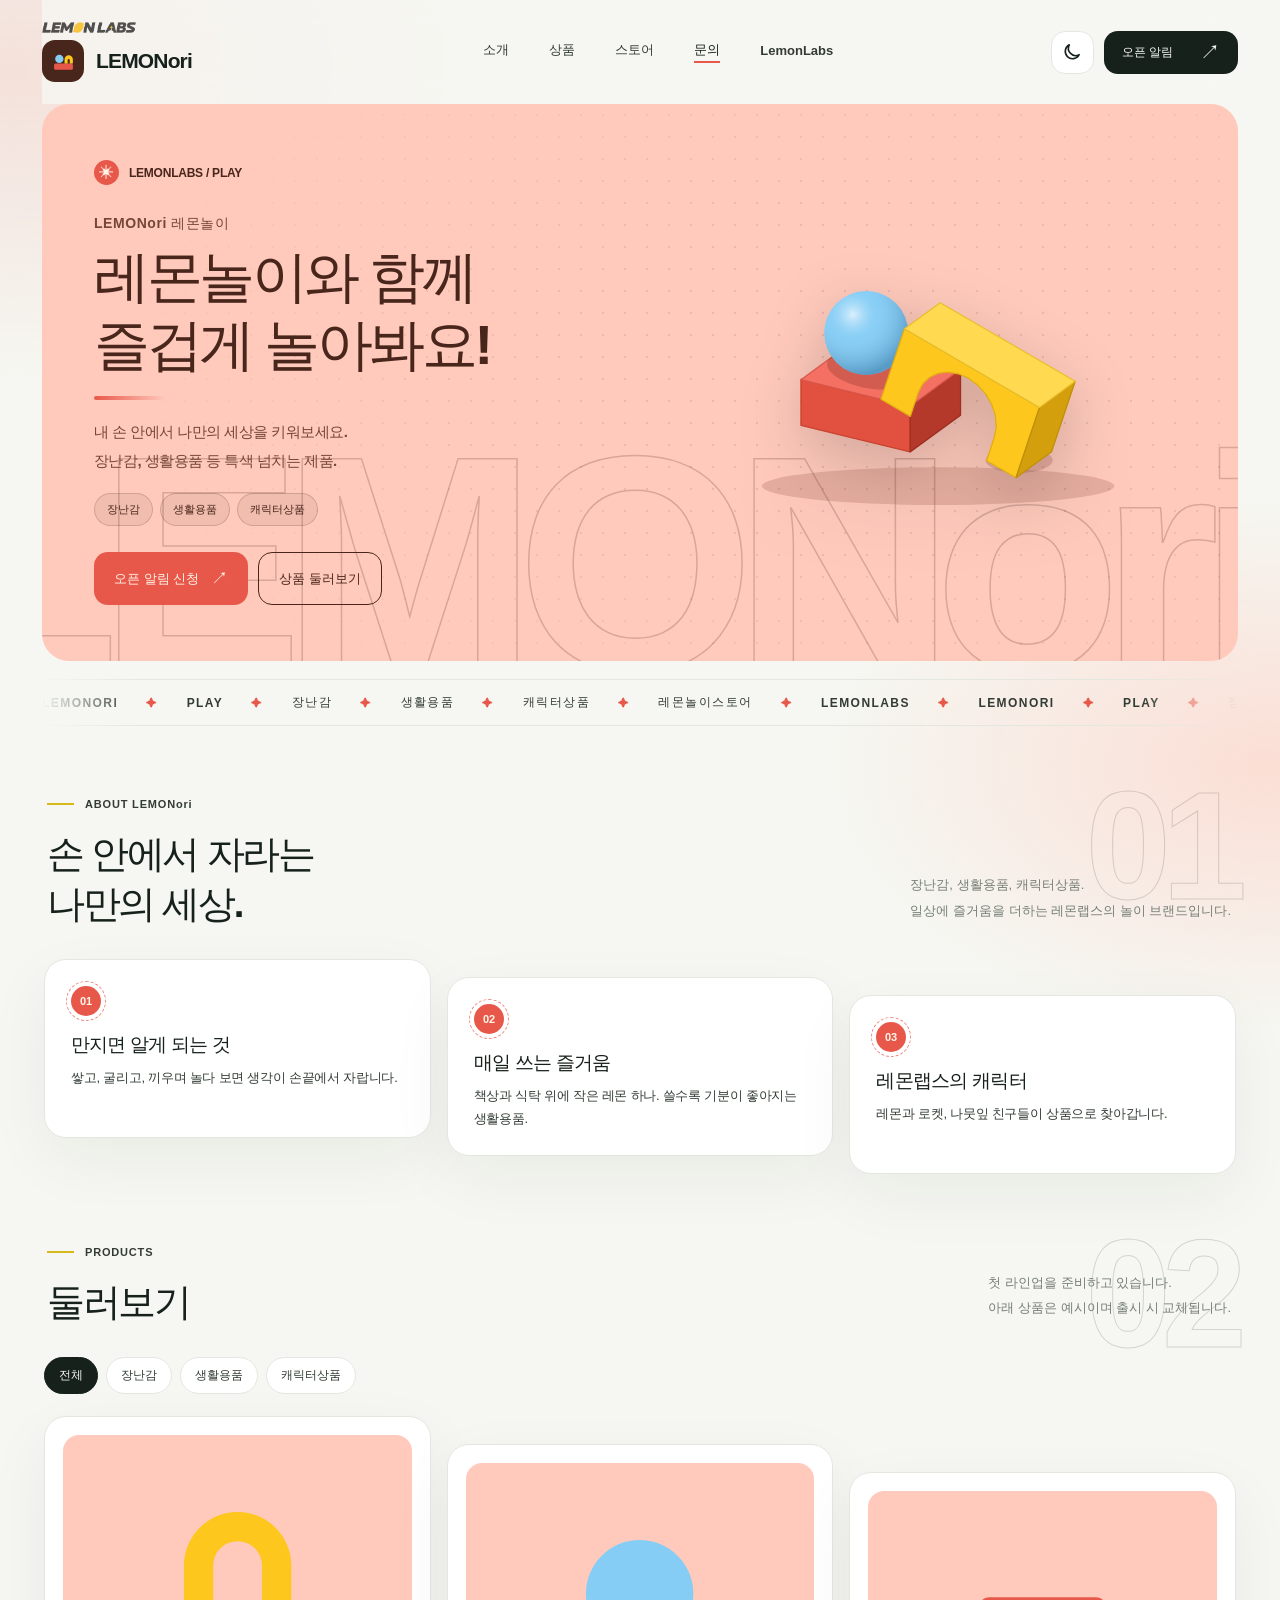
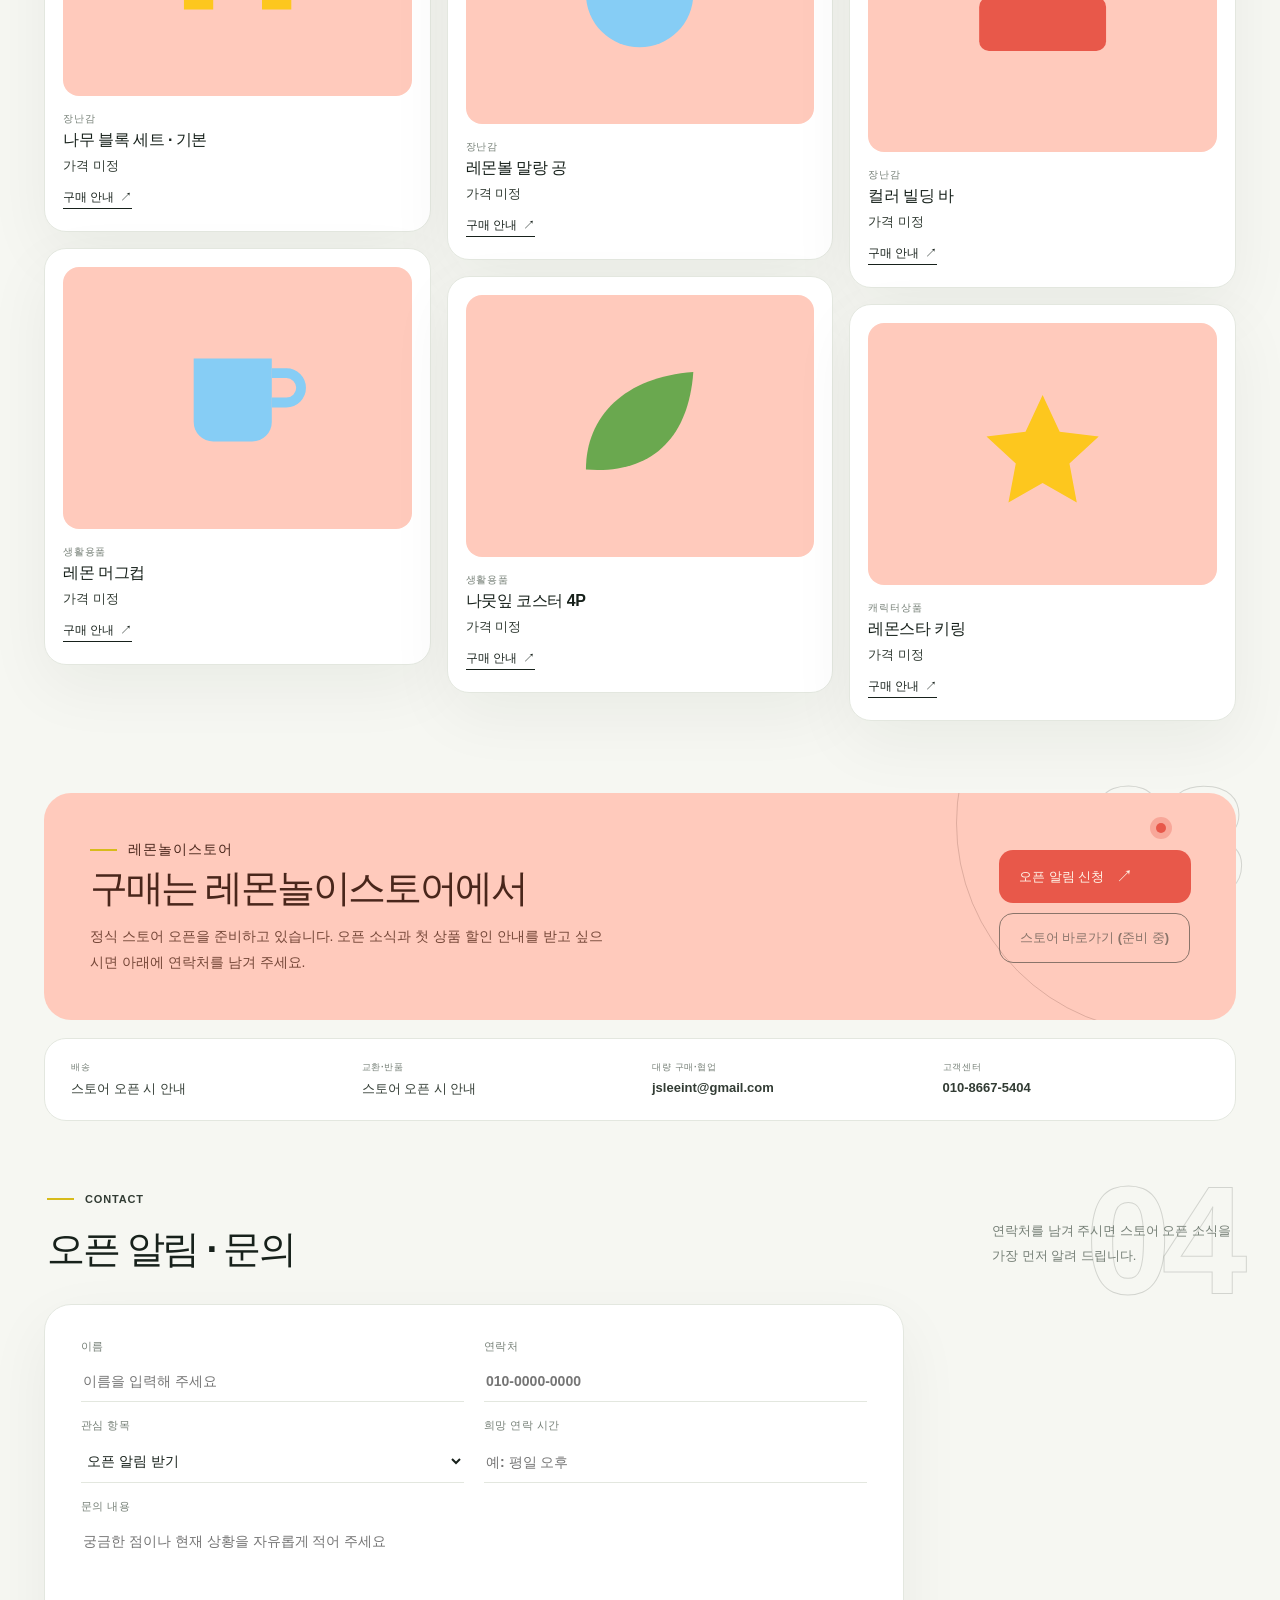
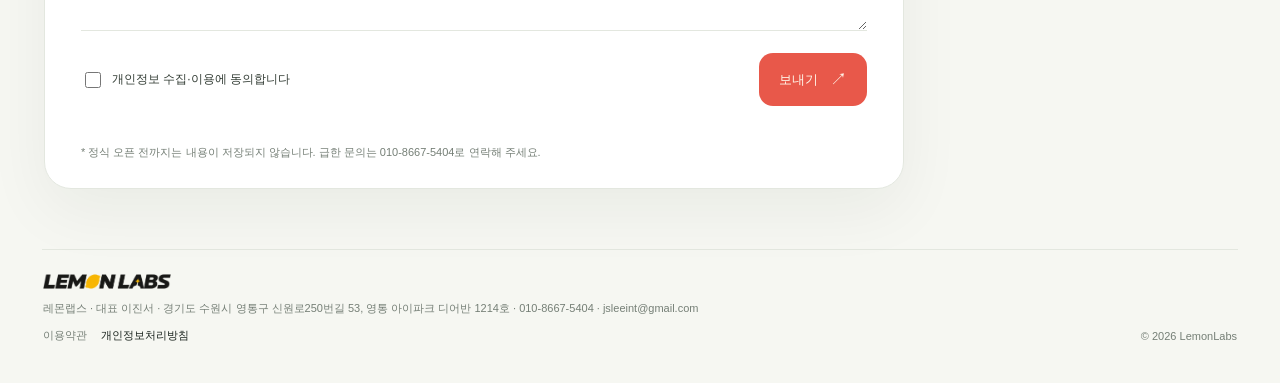
<file: lemonori.html>
<!doctype html>
<html lang="ko">
<head>
  <meta charset="UTF-8">
  <meta name="viewport" content="width=device-width, initial-scale=1">
  <meta name="description" content="LEMONori 레몬놀이. 장난감, 생활용품, 캐릭터상품을 둘러보고 구매하는 레몬랩스의 놀이 브랜드.">
  <meta name="theme-color" content="#f6f7f2">
  <title>LEMONori | 레몬놀이와 함께 즐겁게 놀아봐요!</title>
  <link rel="icon" href="assets/lemon-mark.png" type="image/png">
  <link rel="stylesheet" href="style.css">
  <script src="script.js" defer></script>
</head>
<body class="brand-page brand-lemonori">
  <a class="skip-link" href="#main">본문 바로가기</a>
  <div class="page-shell" id="top">
    <header class="site-header">
      <div class="brand-stack"><a class="parent-brand" href="index.html" aria-label="레몬랩스 메인으로"><img class="wordmark-light" src="assets/lemon-wordmark.png" alt="LemonLabs" height="11"><img class="wordmark-dark" src="assets/lemon-wordmark-dark.png" alt="LemonLabs" height="11"></a><a class="brand brand-own" href="#top" aria-label="LEMONori 페이지 맨 위로"><span class="brand-icon step-store"><svg viewBox="0 0 24 24" aria-hidden="true"><rect x="3" y="14" width="18" height="6" rx="1.5" fill="#e8584a"/><circle cx="8" cy="9.5" r="4" fill="#86cdf5"/><path d="M13 14v-4a4 4 0 0 1 8 0v4h-3v-3.5a1 1 0 0 0-2 0V14z" fill="#fdc71e"/></svg></span><span class="brand-text">LEMONori</span></a></div>
      <nav class="desktop-nav" aria-label="주 메뉴"><a href="#about">소개</a><a href="#products">상품</a><a href="#store">스토어</a><a href="#apply">문의</a><a href="index.html">LemonLabs</a></nav>
      <div class="header-actions">
        <button class="icon-button theme-toggle" type="button" aria-label="다크 모드 켜기" title="테마 전환">
          <svg class="moon-icon" viewBox="0 0 24 24" fill="none" stroke="currentColor" stroke-width="1.9" aria-hidden="true"><path d="M20.6 15.2A8.7 8.7 0 0 1 8.8 3.4a8.8 8.8 0 1 0 11.8 11.8Z" stroke-linejoin="round"/></svg>
          <svg class="sun-icon" viewBox="0 0 24 24" fill="none" stroke="currentColor" stroke-width="1.9" aria-hidden="true"><circle cx="12" cy="12" r="3.8"/><path stroke-linecap="round" d="M12 2v2m0 16v2M4.9 4.9l1.5 1.5m11.2 11.2 1.5 1.5M2 12h2m16 0h2M4.9 19.1l1.5-1.5M17.6 6.4l1.5-1.5"/></svg>
        </button>
        <a class="header-cta magnetic" href="#apply">오픈 알림 <span aria-hidden="true">↗&#xFE0E;</span></a>
        <button class="icon-button menu-toggle" type="button" aria-expanded="false" aria-controls="mobile-nav" aria-label="메뉴 열기">
          <svg viewBox="0 0 24 24" fill="none" stroke="currentColor" stroke-width="1.9" stroke-linecap="round" aria-hidden="true"><path d="M4 7h16M4 12h16M4 17h16"/></svg>
        </button>
      </div>
    </header>
    <nav class="mobile-nav" id="mobile-nav" aria-label="모바일 메뉴" hidden><a href="#about">소개 <span>↗&#xFE0E;</span></a><a href="#products">상품 <span>↗&#xFE0E;</span></a><a href="#store">스토어 <span>↗&#xFE0E;</span></a><a href="#apply">문의 <span>↗&#xFE0E;</span></a><a href="index.html">LemonLabs <span>↗&#xFE0E;</span></a></nav>

    <main id="main">
      <section class="brand-hero tile reveal" data-spot aria-label="LEMONori 소개">
        <div class="hero-spot" aria-hidden="true"></div><span class="hero-watermark" aria-hidden="true">LEMONori</span>
        <div class="brand-hero-copy">
          <div class="eyebrow"><span class="small-spark" aria-hidden="true">✳&#xFE0E;</span> LEMONLABS / PLAY</div>
          <p class="brand-name">LEMONori 레몬놀이</p>
          <h1>레몬놀이와 함께<br>즐겁게 놀아봐요!</h1>
          <p class="hero-description">내 손 안에서 나만의 세상을 키워보세요.<br>장난감, 생활용품 등 특색 넘치는 제품.</p>
          <div class="hero-tags"><span>장난감</span><span>생활용품</span><span>캐릭터상품</span></div>
          <div class="hero-actions">
            <a class="primary-button magnetic" href="#apply">오픈 알림 신청 <span aria-hidden="true">↗&#xFE0E;</span></a>
            <a class="ghost-button magnetic" href="#products">상품 둘러보기</a>
          </div>
        </div>
        <div class="brand-art" aria-hidden="true" data-tilt="6"><svg class="blocks-svg" viewBox="0 0 300 190" aria-hidden="true">
                <defs>
                  <radialGradient id="ballGloss" cx="34%" cy="28%" r="72%"><stop offset="0" stop-color="#ffffff" stop-opacity=".7"/><stop offset=".4" stop-color="#9fd8f8" stop-opacity=".1"/><stop offset="1" stop-color="#1f5f8c" stop-opacity=".45"/></radialGradient>
                </defs>
                <g transform="translate(88.1 98.9) scale(1.5)">
                  <ellipse cx="41.3" cy="46.5" rx="84" ry="9" fill="#7a3a2a" opacity=".2"/>
                  <g class="block block-rect">
                    <polygon points="-24.0,17.6 28.0,30.2 28.0,8.5 -24.0,-4.2" fill="#e2503f" stroke="#c9432f" stroke-width=".6" stroke-linejoin="round"/>
                    <polygon points="52.0,12.7 28.0,30.2 28.0,8.5 52.0,-9.1" fill="#b4392a" stroke="#9c2f22" stroke-width=".6" stroke-linejoin="round"/>
                    <polygon points="0.0,-21.8 52.0,-9.1 28.0,8.5 -24.0,-4.2" fill="#f47063" stroke="#d9574a" stroke-width=".6" stroke-linejoin="round"/>
                  </g>
                  <g class="block block-circle">
                    <ellipse cx="7.1" cy="-8.3" rx="19" ry="8" transform="rotate(12 7.1 -8.3)" fill="#7a2a1c" opacity=".28"/>
                    <circle cx="7.1" cy="-26.4" r="20" fill="#86cdf5"/>
                    <circle cx="7.1" cy="-26.4" r="20" fill="url(#ballGloss)"/>
                  </g>
                  <g class="block block-arch">
                    <ellipse cx="79.9" cy="34.2" rx="16" ry="6" fill="#7a3a2a" opacity=".22"/>
                    <polygon points="14.1,5.1 28.1,13.3 31.8,2.1 31.8,2.1 34.0,-2.1 37.2,-5.2 41.3,-7.2 46.0,-7.8 50.9,-7.0 55.8,-4.9 60.3,-1.5 64.1,2.8 66.9,7.7 68.6,13.0 69.0,18.3 68.1,23.2 64.4,34.4 78.4,42.5 89.6,9.1 25.3,-28.4" fill="#fdc71e" stroke="#e0ad12" stroke-width=".6" stroke-linejoin="round"/>
                    <polygon points="95.4,30.1 78.4,42.5 89.6,9.1 106.6,-3.4" fill="#d49f0c" stroke="#bf8e0a" stroke-width=".6" stroke-linejoin="round"/>
                    <polygon points="42.3,-40.8 106.6,-3.4 89.6,9.1 25.3,-28.4" fill="#ffd94f" stroke="#e8be2c" stroke-width=".6" stroke-linejoin="round"/>
                  </g>
                </g>
              </svg></div>
      </section>

      <div class="ticker" aria-hidden="true"><div class="ticker-track"><span>LEMONori</span><i aria-hidden="true">✦&#xFE0E;</i><span>PLAY</span><i aria-hidden="true">✦&#xFE0E;</i><span>장난감</span><i aria-hidden="true">✦&#xFE0E;</i><span>생활용품</span><i aria-hidden="true">✦&#xFE0E;</i><span>캐릭터상품</span><i aria-hidden="true">✦&#xFE0E;</i><span>레몬놀이스토어</span><i aria-hidden="true">✦&#xFE0E;</i><span>LEMONLABS</span><i aria-hidden="true">✦&#xFE0E;</i><span>LEMONori</span><i aria-hidden="true">✦&#xFE0E;</i><span>PLAY</span><i aria-hidden="true">✦&#xFE0E;</i><span>장난감</span><i aria-hidden="true">✦&#xFE0E;</i><span>생활용품</span><i aria-hidden="true">✦&#xFE0E;</i><span>캐릭터상품</span><i aria-hidden="true">✦&#xFE0E;</i><span>레몬놀이스토어</span><i aria-hidden="true">✦&#xFE0E;</i><span>LEMONLABS</span><i aria-hidden="true">✦&#xFE0E;</i></div></div>

      <section id="about" class="brand-section reveal" data-num="01" aria-labelledby="about-title">
        <div class="section-heading"><div><p class="section-kicker"><span class="kicker-line"></span> ABOUT LEMONori</p><h2 id="about-title">손 안에서 자라는<br>나만의 세상.</h2></div><p class="section-summary">장난감, 생활용품, 캐릭터상품.<br>일상에 즐거움을 더하는 레몬랩스의 놀이 브랜드입니다.</p></div>
        <div class="value-grid stagger">
          <div class="value-card"><span class="value-num">01</span><h3>만지면 알게 되는 것</h3><p>쌓고, 굴리고, 끼우며 놀다 보면 생각이 손끝에서 자랍니다.</p></div>
          <div class="value-card"><span class="value-num">02</span><h3>매일 쓰는 즐거움</h3><p>책상과 식탁 위에 작은 레몬 하나. 쓸수록 기분이 좋아지는 생활용품.</p></div>
          <div class="value-card"><span class="value-num">03</span><h3>레몬랩스의 캐릭터</h3><p>레몬과 로켓, 나뭇잎 친구들이 상품으로 찾아갑니다.</p></div>
        </div>
      </section>

      <section id="products" class="brand-section reveal" data-num="02" aria-labelledby="products-title">
        <div class="section-heading"><div><p class="section-kicker"><span class="kicker-line"></span> PRODUCTS</p><h2 id="products-title">둘러보기</h2></div><p class="section-summary">첫 라인업을 준비하고 있습니다.<br>아래 상품은 예시이며 출시 시 교체됩니다.</p></div>
        <div class="filter-row" role="tablist" aria-label="카테고리">
          <button class="filter-chip is-active" type="button" data-filter="all">전체</button>
          <button class="filter-chip" type="button" data-filter="장난감">장난감</button>
          <button class="filter-chip" type="button" data-filter="생활용품">생활용품</button>
          <button class="filter-chip" type="button" data-filter="캐릭터상품">캐릭터상품</button>
        </div>
        <div class="product-grid stagger">
          <article class="product-card" data-tilt="4" data-cat="장난감">
            <div class="product-thumb"><svg viewBox="0 0 80 80" aria-hidden="true"><path d="M18 58v-18a22 22 0 0 1 44 0v18h-12v-18a10 10 0 0 0-20 0v18z" fill="#fdc71e"/></svg></div>
            <p class="product-cat">장난감</p>
            <h3>나무 블록 세트 · 기본</h3>
            <p class="product-price">가격 미정</p>
            <a class="text-link" href="#store">구매 안내 <span aria-hidden="true">↗&#xFE0E;</span></a>
          </article><article class="product-card" data-tilt="4" data-cat="장난감">
            <div class="product-thumb"><svg viewBox="0 0 80 80" aria-hidden="true"><circle cx="40" cy="40" r="22" fill="#86cdf5"/></svg></div>
            <p class="product-cat">장난감</p>
            <h3>레몬볼 말랑 공</h3>
            <p class="product-price">가격 미정</p>
            <a class="text-link" href="#store">구매 안내 <span aria-hidden="true">↗&#xFE0E;</span></a>
          </article><article class="product-card" data-tilt="4" data-cat="장난감">
            <div class="product-thumb"><svg viewBox="0 0 80 80" aria-hidden="true"><rect x="14" y="30" width="52" height="22" rx="4" fill="#e8584a"/></svg></div>
            <p class="product-cat">장난감</p>
            <h3>컬러 빌딩 바</h3>
            <p class="product-price">가격 미정</p>
            <a class="text-link" href="#store">구매 안내 <span aria-hidden="true">↗&#xFE0E;</span></a>
          </article><article class="product-card" data-tilt="4" data-cat="생활용품">
            <div class="product-thumb"><svg viewBox="0 0 80 80" aria-hidden="true"><path d="M22 24h32v26a8 8 0 0 1-8 8H30a8 8 0 0 1-8-8z" fill="#86cdf5"/><path d="M54 30h6a6 6 0 0 1 0 12h-6" fill="none" stroke="#86cdf5" stroke-width="4"/></svg></div>
            <p class="product-cat">생활용품</p>
            <h3>레몬 머그컵</h3>
            <p class="product-price">가격 미정</p>
            <a class="text-link" href="#store">구매 안내 <span aria-hidden="true">↗&#xFE0E;</span></a>
          </article><article class="product-card" data-tilt="4" data-cat="생활용품">
            <div class="product-thumb"><svg viewBox="0 0 80 80" aria-hidden="true"><path d="M18 58C18 36 34 20 62 18c-2 28-18 42-44 40z" fill="#6aa84f"/></svg></div>
            <p class="product-cat">생활용품</p>
            <h3>나뭇잎 코스터 4P</h3>
            <p class="product-price">가격 미정</p>
            <a class="text-link" href="#store">구매 안내 <span aria-hidden="true">↗&#xFE0E;</span></a>
          </article><article class="product-card" data-tilt="4" data-cat="캐릭터상품">
            <div class="product-thumb"><svg viewBox="0 0 80 80" aria-hidden="true"><path d="M40 16l7 15 16 2-12 11 3 16-14-8-14 8 3-16-12-11 16-2z" fill="#fdc71e"/></svg></div>
            <p class="product-cat">캐릭터상품</p>
            <h3>레몬스타 키링</h3>
            <p class="product-price">가격 미정</p>
            <a class="text-link" href="#store">구매 안내 <span aria-hidden="true">↗&#xFE0E;</span></a>
          </article>
        </div>
      </section>

      <section id="store" class="brand-section store-section reveal" data-num="03" aria-labelledby="store-title">
        <div class="store-card">
          <div>
            <p class="section-kicker"><span class="kicker-line"></span> 레몬놀이스토어</p>
            <h2 id="store-title">구매는 레몬놀이스토어에서</h2>
            <p>정식 스토어 오픈을 준비하고 있습니다. 오픈 소식과 첫 상품 할인 안내를 받고 싶으시면 아래에 연락처를 남겨 주세요.</p>
          </div>
          <div class="store-actions">
            <a class="primary-button magnetic" href="#apply">오픈 알림 신청 <span aria-hidden="true">↗&#xFE0E;</span></a>
            <a class="ghost-button is-disabled" href="#store" aria-disabled="true">스토어 바로가기 (준비 중)</a>
          </div>
        </div>
        <dl class="info-grid">
          <div><dt>배송</dt><dd>스토어 오픈 시 안내</dd></div>
          <div><dt>교환·반품</dt><dd>스토어 오픈 시 안내</dd></div>
          <div><dt>대량 구매·협업</dt><dd>jsleeint@gmail.com</dd></div>
          <div><dt>고객센터</dt><dd>010-8667-5404</dd></div>
        </dl>
      </section>

<section id="apply" class="brand-section apply-section reveal" data-num="04" aria-labelledby="apply-title">
        <div class="section-heading"><div><p class="section-kicker"><span class="kicker-line"></span> CONTACT</p><h2 id="apply-title">오픈 알림 · 문의</h2></div><p class="section-summary">연락처를 남겨 주시면 스토어 오픈 소식을<br>가장 먼저 알려 드립니다.</p></div>
        <form class="apply-form" novalidate>
          <div class="form-grid">
            <label><span>이름</span><input type="text" name="name" placeholder="이름을 입력해 주세요" required></label>
            <label><span>연락처</span><input type="tel" name="phone" placeholder="010-0000-0000" required></label>
            <label><span>관심 항목</span><select name="topic"><option>오픈 알림 받기</option><option>장난감 문의</option><option>생활용품 문의</option><option>캐릭터상품 문의</option><option>대량 구매 · 협업</option></select></label>
            <label><span>희망 연락 시간</span><input type="text" name="time" placeholder="예: 평일 오후"></label>
            <label class="form-wide"><span>문의 내용</span><textarea name="message" rows="4" placeholder="궁금한 점이나 현재 상황을 자유롭게 적어 주세요"></textarea></label>
          </div>
          <div class="form-actions">
            <label class="form-check"><input type="checkbox" name="agree" required> <span>개인정보 수집·이용에 동의합니다</span></label>
            <button class="primary-button magnetic" type="submit">보내기 <span aria-hidden="true">↗&#xFE0E;</span></button>
          </div>
          <p class="form-note" role="status" aria-live="polite"></p>
          <p class="form-hint">* 정식 오픈 전까지는 내용이 저장되지 않습니다. 급한 문의는 010-8667-5404로 연락해 주세요.</p>
        </form>
      </section>
    </main>

    <footer class="site-footer brand-footer">
      <a class="footer-brand" href="index.html" aria-label="레몬랩스 홈으로"><img class="footer-wordmark wordmark-light" src="assets/lemon-wordmark.png" alt="" height="15"><img class="footer-wordmark wordmark-dark" src="assets/lemon-wordmark-dark.png" alt="" height="15"></a>
      <span class="footer-biz">레몬랩스 · 대표 이진서 · 경기도 수원시 영통구 신원로250번길 53, 영통 아이파크 디어반 1214호 · 010-8667-5404 · jsleeint@gmail.com</span>
      <span class="footer-links"><a href="terms.html">이용약관</a><a href="privacy.html"><strong>개인정보처리방침</strong></a></span>
      <span>© <span id="year">2026</span> LemonLabs</span>
    </footer>
  </div>
</body>
</html>
</file>
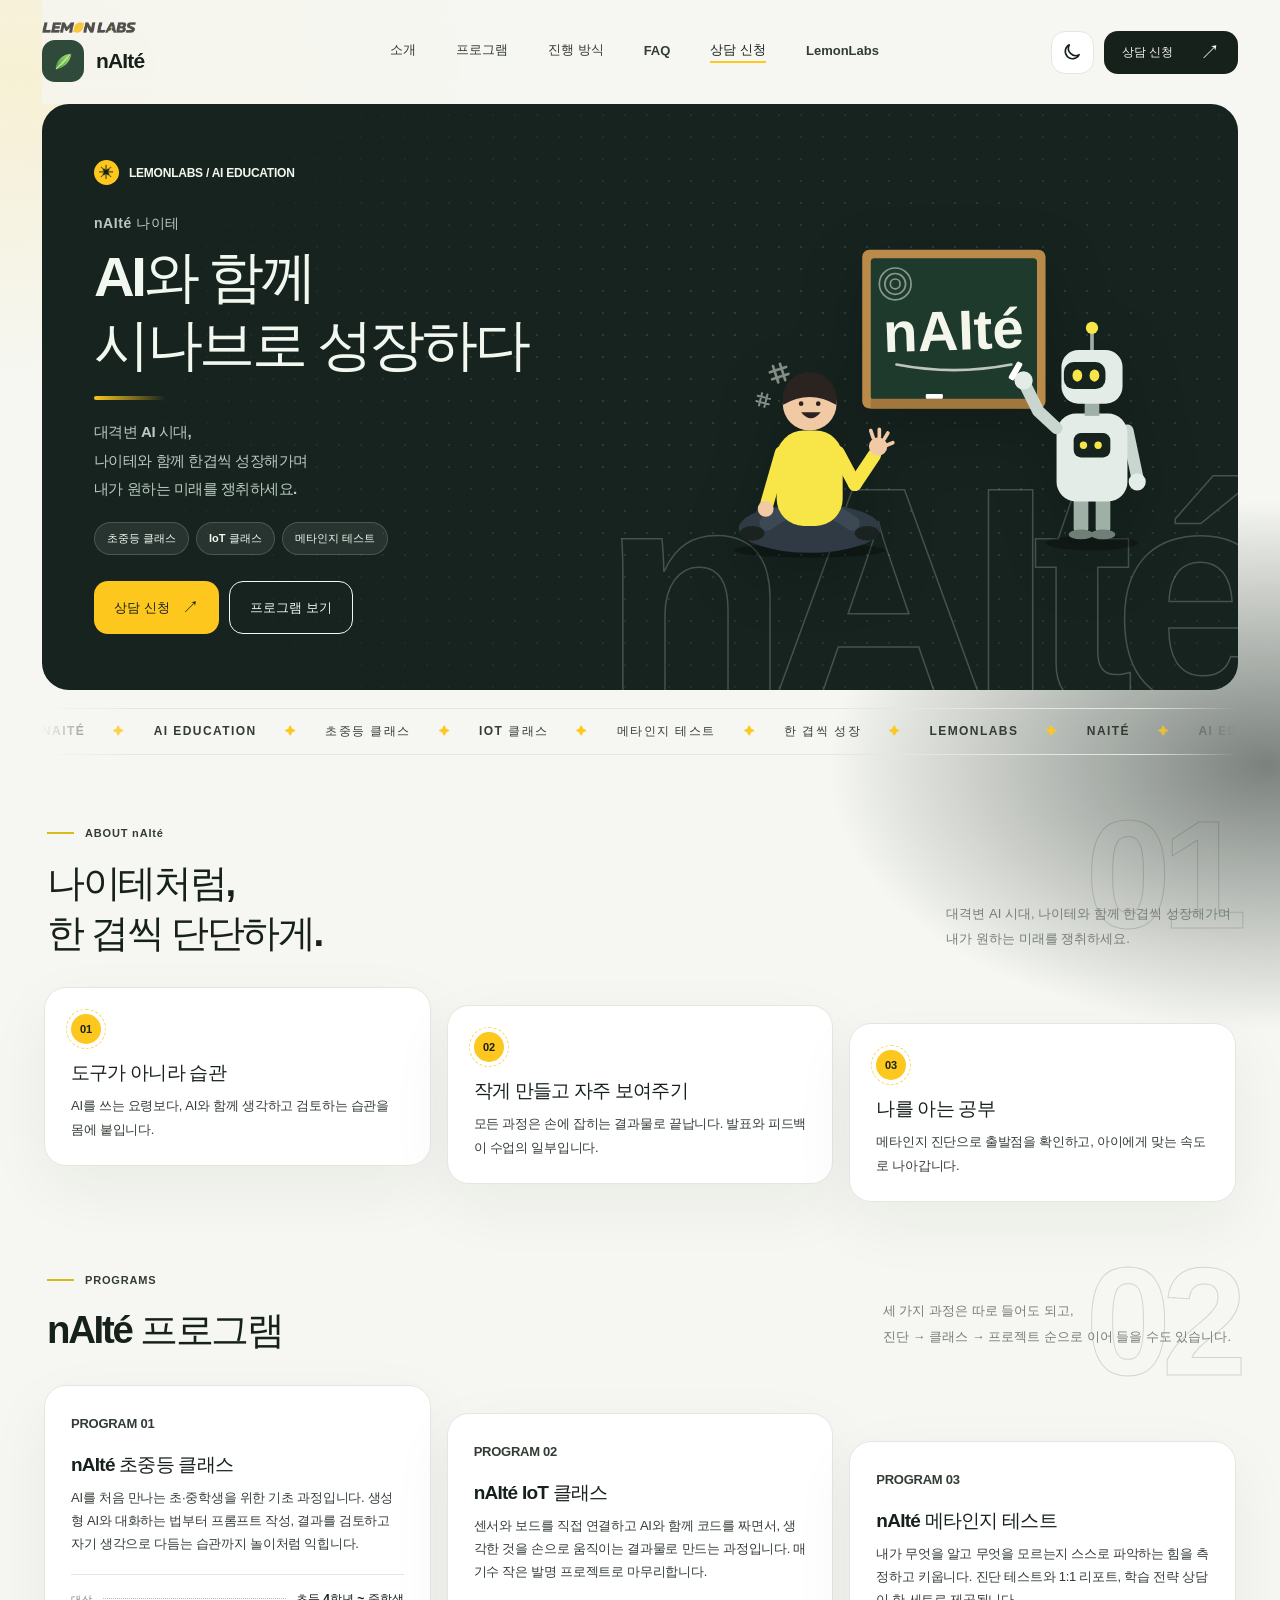
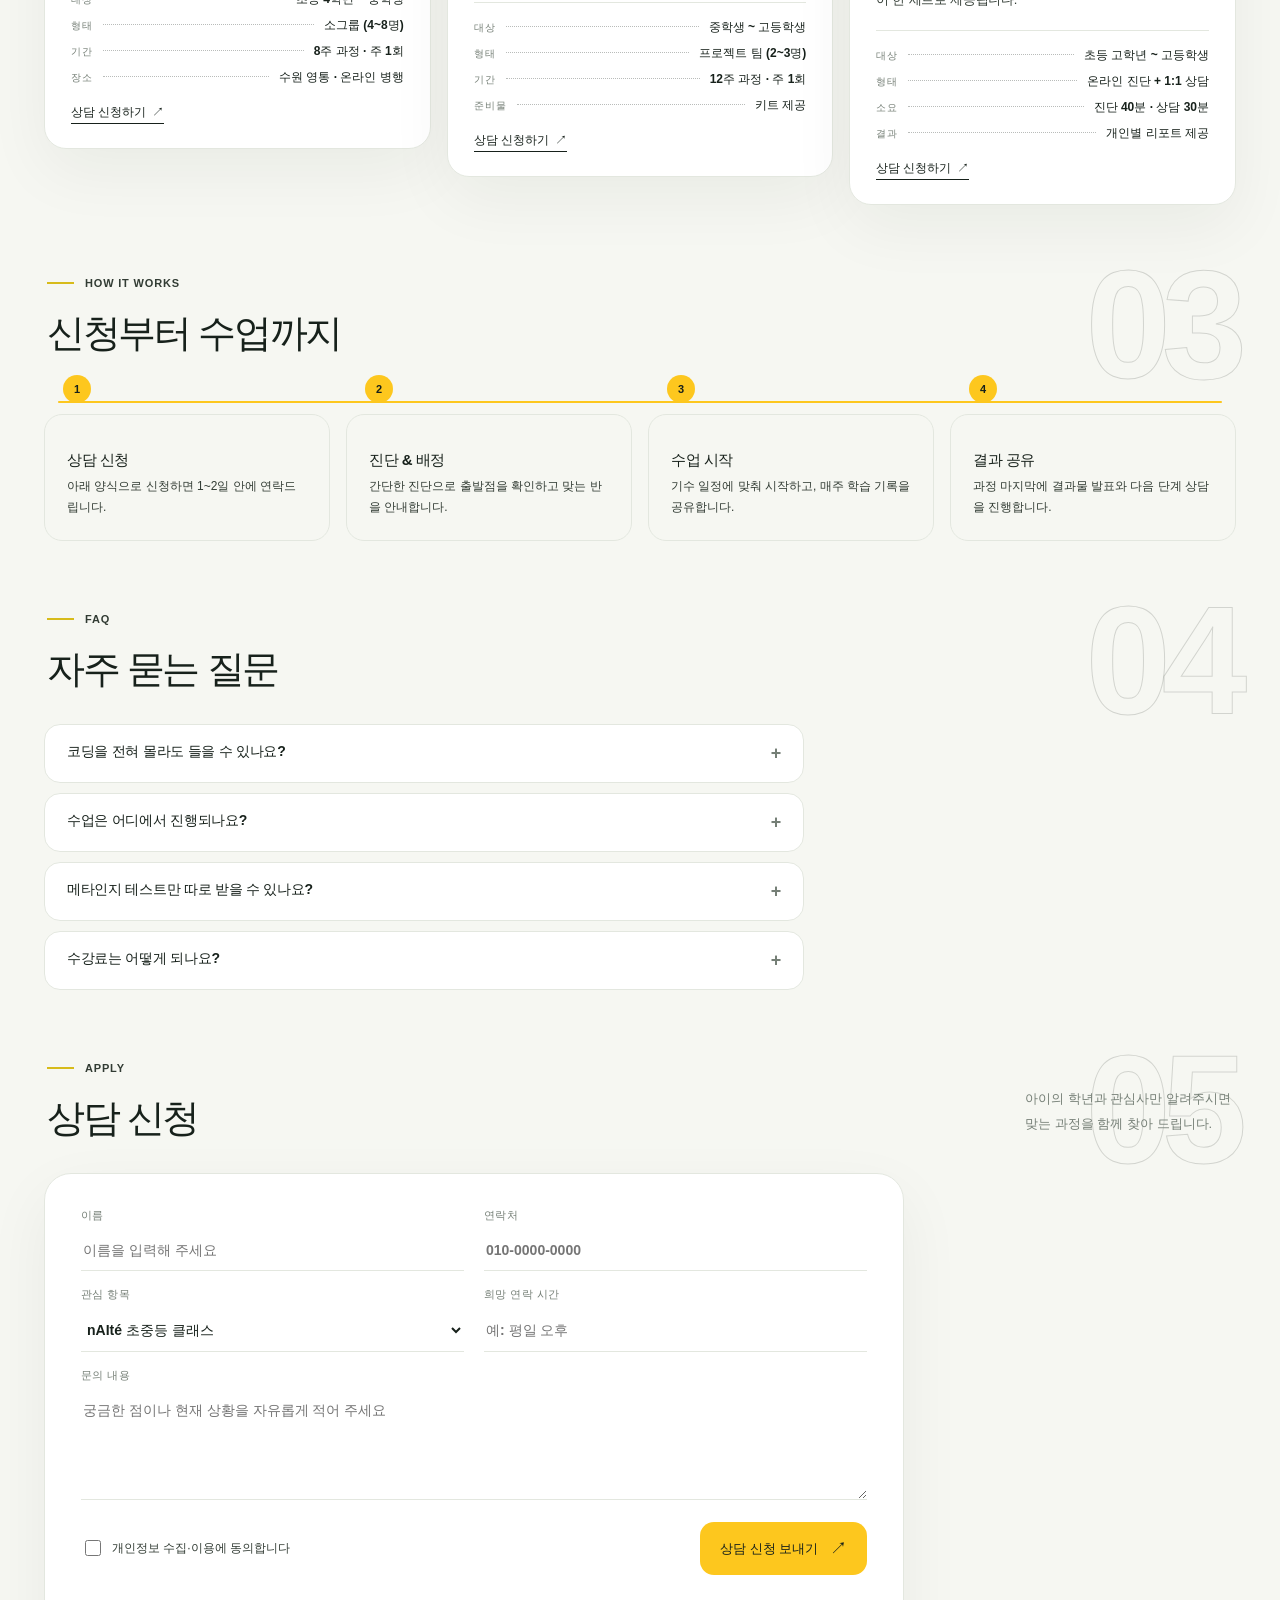
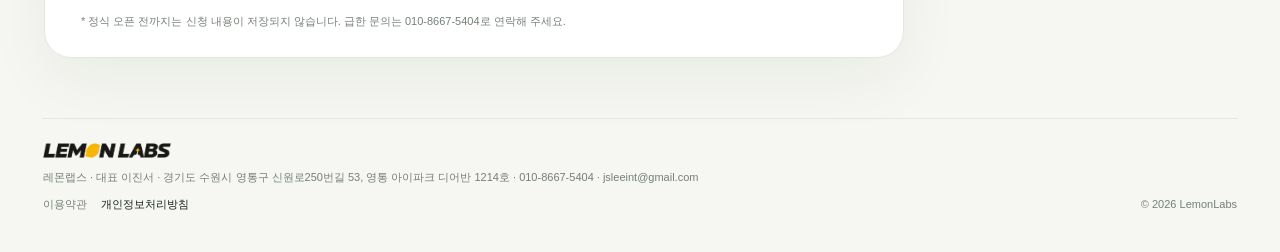
<file: naite.html>
<!doctype html>
<html lang="ko">
<head>
  <meta charset="UTF-8">
  <meta name="viewport" content="width=device-width, initial-scale=1">
  <meta name="description" content="nAIté 나이테. 초중등 AI 클래스, IoT 클래스, 메타인지 테스트. AI와 함께 한겹씩 성장하는 교육 프로그램.">
  <meta name="theme-color" content="#f6f7f2">
  <title>nAIté | AI와 함께 시나브로 성장하다</title>
  <link rel="icon" href="assets/lemon-mark.png" type="image/png">
  <link rel="stylesheet" href="style.css">
  <script src="script.js" defer></script>
</head>
<body class="brand-page brand-naite">
  <a class="skip-link" href="#main">본문 바로가기</a>
  <div class="page-shell" id="top">
    <header class="site-header">
      <div class="brand-stack"><a class="parent-brand" href="index.html" aria-label="레몬랩스 메인으로"><img class="wordmark-light" src="assets/lemon-wordmark.png" alt="LemonLabs" height="11"><img class="wordmark-dark" src="assets/lemon-wordmark-dark.png" alt="LemonLabs" height="11"></a><a class="brand brand-own" href="#top" aria-label="nAIté 페이지 맨 위로"><span class="brand-icon step-leaf"><svg viewBox="0 0 24 24" aria-hidden="true"><defs><linearGradient id="leafFresh" x1="0" y1="1" x2="1" y2="0"><stop offset="0" stop-color="#4f9a3f"/><stop offset=".55" stop-color="#7cc45a"/><stop offset="1" stop-color="#a8df7a"/></linearGradient></defs><path d="M4.5 19.5 C 4.8 11.5, 10 5, 19.5 4.5 C 18.6 12.5, 12.5 18.2, 4.5 19.5 Z" fill="url(#leafFresh)"/><path d="M19.5 4.5 C 17.4 5.3, 16.3 7, 16.9 9 C 17.9 7.6, 18.8 6.2, 19.5 4.5 Z" fill="#3f7f33"/><path d="M5.2 18.8 C 9 15, 13 11, 18.2 5.8" fill="none" stroke="#e9f7d6" stroke-width="1" stroke-linecap="round" opacity=".8"/><path d="M8.5 15.5 c 1.5 -0.4 2.6 -0.9 3.6 -1.8 M11 12.8 c 1.4 -0.5 2.3 -1 3.2 -1.9" fill="none" stroke="#e9f7d6" stroke-width=".8" stroke-linecap="round" opacity=".55"/></svg></span><span class="brand-text">nAIté</span></a></div>
      <nav class="desktop-nav" aria-label="주 메뉴"><a href="#about">소개</a><a href="#programs">프로그램</a><a href="#how">진행 방식</a><a href="#faq">FAQ</a><a href="#apply">상담 신청</a><a href="index.html">LemonLabs</a></nav>
      <div class="header-actions">
        <button class="icon-button theme-toggle" type="button" aria-label="다크 모드 켜기" title="테마 전환">
          <svg class="moon-icon" viewBox="0 0 24 24" fill="none" stroke="currentColor" stroke-width="1.9" aria-hidden="true"><path d="M20.6 15.2A8.7 8.7 0 0 1 8.8 3.4a8.8 8.8 0 1 0 11.8 11.8Z" stroke-linejoin="round"/></svg>
          <svg class="sun-icon" viewBox="0 0 24 24" fill="none" stroke="currentColor" stroke-width="1.9" aria-hidden="true"><circle cx="12" cy="12" r="3.8"/><path stroke-linecap="round" d="M12 2v2m0 16v2M4.9 4.9l1.5 1.5m11.2 11.2 1.5 1.5M2 12h2m16 0h2M4.9 19.1l1.5-1.5M17.6 6.4l1.5-1.5"/></svg>
        </button>
        <a class="header-cta magnetic" href="#apply">상담 신청 <span aria-hidden="true">↗&#xFE0E;</span></a>
        <button class="icon-button menu-toggle" type="button" aria-expanded="false" aria-controls="mobile-nav" aria-label="메뉴 열기">
          <svg viewBox="0 0 24 24" fill="none" stroke="currentColor" stroke-width="1.9" stroke-linecap="round" aria-hidden="true"><path d="M4 7h16M4 12h16M4 17h16"/></svg>
        </button>
      </div>
    </header>
    <nav class="mobile-nav" id="mobile-nav" aria-label="모바일 메뉴" hidden><a href="#about">소개 <span>↗&#xFE0E;</span></a><a href="#programs">프로그램 <span>↗&#xFE0E;</span></a><a href="#how">진행 방식 <span>↗&#xFE0E;</span></a><a href="#faq">FAQ <span>↗&#xFE0E;</span></a><a href="#apply">상담 신청 <span>↗&#xFE0E;</span></a><a href="index.html">LemonLabs <span>↗&#xFE0E;</span></a></nav>

    <main id="main">
      <section class="brand-hero tile reveal" data-spot aria-label="nAIté 소개">
        <div class="hero-spot" aria-hidden="true"></div><span class="hero-watermark" aria-hidden="true">nAIté</span>
        <div class="brand-hero-copy">
          <div class="eyebrow"><span class="small-spark" aria-hidden="true">✳&#xFE0E;</span> LEMONLABS / AI EDUCATION</div>
          <p class="brand-name">nAIté 나이테</p>
          <h1>AI와 함께<br>시나브로 성장하다</h1>
          <p class="hero-description">대격변 AI 시대,<br>나이테와 함께 한겹씩 성장해가며<br>내가 원하는 미래를 쟁취하세요.</p>
          <div class="hero-tags"><span>초중등 클래스</span><span>IoT 클래스</span><span>메타인지 테스트</span></div>
          <div class="hero-actions">
            <a class="primary-button magnetic" href="#apply">상담 신청 <span aria-hidden="true">↗&#xFE0E;</span></a>
            <a class="ghost-button magnetic" href="#programs">프로그램 보기</a>
          </div>
        </div>
        <div class="brand-art" aria-hidden="true" data-tilt="6"><svg class="talk-svg" viewBox="0 0 360 300">
                <ellipse cx="75" cy="276" rx="62" ry="6" fill="#000" opacity=".28"/>
                <ellipse cx="306" cy="270" rx="38" ry="6" fill="#000" opacity=".28"/>
                <rect x="118" y="30" width="150" height="130" rx="6" fill="#b98a4a"/>
                <rect x="125" y="37" width="136" height="116" rx="3" fill="#1e3a2d"/>
                <g fill="none" stroke="#f4f6ec" stroke-opacity=".5" stroke-width="1.4"><circle cx="145" cy="58" r="4"/><circle cx="145" cy="58" r="8.5"/><circle cx="145" cy="58" r="13"/></g>
                <text class="chalk-text" x="193" y="112" text-anchor="middle" font-size="46" font-weight="900" fill="#f4f6ec" transform="rotate(-2 193 108)">nAIté</text>
                <path d="M146 124 q47 9 94 0" fill="none" stroke="#f4f6ec" stroke-width="2.2" stroke-linecap="round" opacity=".75"/>
                <rect x="125" y="152" width="136" height="8" fill="#a2773d"/>
                <rect x="170" y="148" width="14" height="4" rx="1" fill="#fff"/>
                <g class="person">
                  <ellipse cx="75" cy="258" rx="58" ry="20" fill="#2f3a44"/>
                  <path d="M40 254 q35 -26 70 0" fill="none" stroke="#3c4854" stroke-width="12" stroke-linecap="round"/>
                  <ellipse cx="28" cy="262" rx="10" ry="6" fill="#1b2320"/><ellipse cx="122" cy="262" rx="10" ry="6" fill="#1b2320"/>
                  <rect x="48" y="178" width="54" height="78" rx="22" fill="#f8e548"/>
                  <path d="M52 196 L40 238" stroke="#f8e548" stroke-width="11" stroke-linecap="round"/>
                  <circle cx="39" cy="242" r="6.5" fill="#f1c9a5"/>
                  <path d="M98 196 L112 222" stroke="#f8e548" stroke-width="11" stroke-linecap="round"/>
                  <g class="hand-gesture">
                    <path d="M112 222 L128 198" stroke="#f8e548" stroke-width="11" stroke-linecap="round"/>
                    <circle cx="131" cy="191" r="7.5" fill="#f1c9a5"/>
                    <path d="M127 184 l-2 -6 M132 183 l0 -6 M136 185 l3 -5 M138 190 l5 -2" stroke="#f1c9a5" stroke-width="3" stroke-linecap="round"/>
                  </g>
                  <circle cx="75" cy="156" r="22" fill="#f1c9a5"/>
                  <path d="M53 152 a22 22 0 0 1 44 0 v5 q-22 -13 -44 0z" fill="#2b2320"/>
                  <circle cx="68" cy="156" r="1.9" fill="#2b2320"/><circle cx="82" cy="156" r="1.9" fill="#2b2320"/>
                  <path class="mouth" d="M68 163 q8 10 16 0 z" fill="#2b2320"/>
                  <g class="laugh-mark" transform="translate(50 131) rotate(-18)" stroke="#f4f6ec" stroke-opacity=".5" stroke-width="2.2" stroke-linecap="round"><path d="M-7 -3h14M-7 3h14M-3 -7v14M3 -7v14"/></g>
                  <g class="laugh-mark laugh-two" transform="translate(37 153) rotate(14) scale(.75)" stroke="#f4f6ec" stroke-opacity=".5" stroke-width="2.2" stroke-linecap="round"><path d="M-7 -3h14M-7 3h14M-3 -7v14M3 -7v14"/></g>
                </g>
                <g class="robot">
                  <rect x="291" y="232" width="12" height="30" rx="4" fill="#9fb0a7"/><rect x="309" y="232" width="12" height="30" rx="4" fill="#9fb0a7"/>
                  <ellipse cx="297" cy="263" rx="10" ry="4" fill="#6f7f77"/><ellipse cx="315" cy="263" rx="10" ry="4" fill="#6f7f77"/>
                  <path d="M335 178 L343 216" stroke="#c9d5cf" stroke-width="10" stroke-linecap="round"/><circle cx="343" cy="220" r="7" fill="#e4ece7"/>
                  <rect x="277" y="164" width="58" height="72" rx="16" fill="#e4ece7"/>
                  <rect x="291" y="180" width="30" height="20" rx="6" fill="#16231f"/>
                  <circle class="robot-light" cx="299" cy="190" r="3" fill="#f8e548"/><circle class="robot-light light-two" cx="311" cy="190" r="3" fill="#f8e548"/>
                  <rect x="300" y="154" width="12" height="12" fill="#9fb0a7"/>
                  <path d="M306 112 V98" stroke="#9fb0a7" stroke-width="3" stroke-linecap="round"/><circle class="robot-light" cx="306" cy="94" r="5" fill="#f8e548"/>
                  <rect x="281" y="112" width="50" height="44" rx="14" fill="#e4ece7"/>
                  <rect x="283" y="122" width="34" height="22" rx="8" fill="#16231f"/>
                  <ellipse class="robot-eye" cx="294" cy="133" rx="4" ry="5" fill="#f8e548"/><ellipse class="robot-eye" cx="308" cy="133" rx="4" ry="5" fill="#f8e548"/>
                  <g class="robot-arm">
                    <path d="M277 176 L262 162 L251 140" fill="none" stroke="#c9d5cf" stroke-width="10" stroke-linecap="round" stroke-linejoin="round"/>
                    <circle cx="250" cy="137" r="7.5" fill="#e4ece7"/>
                    <rect x="241" y="121" width="5" height="16" rx="1.5" fill="#fff" transform="rotate(30 243 129)"/>
                  </g>
                </g>
              </svg></div>
      </section>

      <div class="ticker" aria-hidden="true"><div class="ticker-track"><span>nAIté</span><i aria-hidden="true">✦&#xFE0E;</i><span>AI EDUCATION</span><i aria-hidden="true">✦&#xFE0E;</i><span>초중등 클래스</span><i aria-hidden="true">✦&#xFE0E;</i><span>IoT 클래스</span><i aria-hidden="true">✦&#xFE0E;</i><span>메타인지 테스트</span><i aria-hidden="true">✦&#xFE0E;</i><span>한 겹씩 성장</span><i aria-hidden="true">✦&#xFE0E;</i><span>LEMONLABS</span><i aria-hidden="true">✦&#xFE0E;</i><span>nAIté</span><i aria-hidden="true">✦&#xFE0E;</i><span>AI EDUCATION</span><i aria-hidden="true">✦&#xFE0E;</i><span>초중등 클래스</span><i aria-hidden="true">✦&#xFE0E;</i><span>IoT 클래스</span><i aria-hidden="true">✦&#xFE0E;</i><span>메타인지 테스트</span><i aria-hidden="true">✦&#xFE0E;</i><span>한 겹씩 성장</span><i aria-hidden="true">✦&#xFE0E;</i><span>LEMONLABS</span><i aria-hidden="true">✦&#xFE0E;</i></div></div>

      <section id="about" class="brand-section reveal" data-num="01" aria-labelledby="about-title">
        <div class="section-heading"><div><p class="section-kicker"><span class="kicker-line"></span> ABOUT nAIté</p><h2 id="about-title">나이테처럼,<br>한 겹씩 단단하게.</h2></div><p class="section-summary">대격변 AI 시대, 나이테와 함께 한겹씩 성장해가며<br>내가 원하는 미래를 쟁취하세요.</p></div>
        <div class="value-grid stagger">
          <div class="value-card"><span class="value-num">01</span><h3>도구가 아니라 습관</h3><p>AI를 쓰는 요령보다, AI와 함께 생각하고 검토하는 습관을 몸에 붙입니다.</p></div>
          <div class="value-card"><span class="value-num">02</span><h3>작게 만들고 자주 보여주기</h3><p>모든 과정은 손에 잡히는 결과물로 끝납니다. 발표와 피드백이 수업의 일부입니다.</p></div>
          <div class="value-card"><span class="value-num">03</span><h3>나를 아는 공부</h3><p>메타인지 진단으로 출발점을 확인하고, 아이에게 맞는 속도로 나아갑니다.</p></div>
        </div>
      </section>

      <section id="programs" class="brand-section reveal" data-num="02" aria-labelledby="programs-title">
        <div class="section-heading"><div><p class="section-kicker"><span class="kicker-line"></span> PROGRAMS</p><h2 id="programs-title">nAIté 프로그램</h2></div><p class="section-summary">세 가지 과정은 따로 들어도 되고,<br>진단 → 클래스 → 프로젝트 순으로 이어 들을 수도 있습니다.</p></div>
        <div class="program-grid stagger">
          <article class="program-card" data-tilt="4" id="class">
            <p class="card-kicker">PROGRAM 01</p>
            <h3>nAIté 초중등 클래스</h3>
            <p>AI를 처음 만나는 초·중학생을 위한 기초 과정입니다. 생성형 AI와 대화하는 법부터 프롬프트 작성, 결과를 검토하고 자기 생각으로 다듬는 습관까지 놀이처럼 익힙니다.</p>
            <ul class="fact-list"><li><span>대상</span><strong>초등 4학년 ~ 중학생</strong></li><li><span>형태</span><strong>소그룹 (4~8명)</strong></li><li><span>기간</span><strong>8주 과정 · 주 1회</strong></li><li><span>장소</span><strong>수원 영통 · 온라인 병행</strong></li></ul>
            <a class="text-link" href="#apply">상담 신청하기 <span aria-hidden="true">↗&#xFE0E;</span></a>
          </article>
          <article class="program-card" data-tilt="4" id="iot">
            <p class="card-kicker">PROGRAM 02</p>
            <h3>nAIté IoT 클래스</h3>
            <p>센서와 보드를 직접 연결하고 AI와 함께 코드를 짜면서, 생각한 것을 손으로 움직이는 결과물로 만드는 과정입니다. 매 기수 작은 발명 프로젝트로 마무리합니다.</p>
            <ul class="fact-list"><li><span>대상</span><strong>중학생 ~ 고등학생</strong></li><li><span>형태</span><strong>프로젝트 팀 (2~3명)</strong></li><li><span>기간</span><strong>12주 과정 · 주 1회</strong></li><li><span>준비물</span><strong>키트 제공</strong></li></ul>
            <a class="text-link" href="#apply">상담 신청하기 <span aria-hidden="true">↗&#xFE0E;</span></a>
          </article>
          <article class="program-card" data-tilt="4" id="metacognition">
            <p class="card-kicker">PROGRAM 03</p>
            <h3>nAIté 메타인지 테스트</h3>
            <p>내가 무엇을 알고 무엇을 모르는지 스스로 파악하는 힘을 측정하고 키웁니다. 진단 테스트와 1:1 리포트, 학습 전략 상담이 한 세트로 제공됩니다.</p>
            <ul class="fact-list"><li><span>대상</span><strong>초등 고학년 ~ 고등학생</strong></li><li><span>형태</span><strong>온라인 진단 + 1:1 상담</strong></li><li><span>소요</span><strong>진단 40분 · 상담 30분</strong></li><li><span>결과</span><strong>개인별 리포트 제공</strong></li></ul>
            <a class="text-link" href="#apply">상담 신청하기 <span aria-hidden="true">↗&#xFE0E;</span></a>
          </article>
        </div>
      </section>

      <section id="how" class="brand-section reveal" data-num="03" aria-labelledby="how-title">
        <div class="section-heading"><div><p class="section-kicker"><span class="kicker-line"></span> HOW IT WORKS</p><h2 id="how-title">신청부터 수업까지</h2></div></div>
        <ol class="step-flow stagger">
          <li><span>1</span><strong>상담 신청</strong><p>아래 양식으로 신청하면 1~2일 안에 연락드립니다.</p></li>
          <li><span>2</span><strong>진단 & 배정</strong><p>간단한 진단으로 출발점을 확인하고 맞는 반을 안내합니다.</p></li>
          <li><span>3</span><strong>수업 시작</strong><p>기수 일정에 맞춰 시작하고, 매주 학습 기록을 공유합니다.</p></li>
          <li><span>4</span><strong>결과 공유</strong><p>과정 마지막에 결과물 발표와 다음 단계 상담을 진행합니다.</p></li>
        </ol>
      </section>

      <section id="faq" class="brand-section reveal" data-num="04" aria-labelledby="faq-title">
        <div class="section-heading"><div><p class="section-kicker"><span class="kicker-line"></span> FAQ</p><h2 id="faq-title">자주 묻는 질문</h2></div></div>
        <div class="faq-list stagger">
          <details><summary>코딩을 전혀 몰라도 들을 수 있나요?</summary><p>네. 초중등 클래스는 코딩 경험이 없는 학생을 기준으로 설계되어 있습니다. IoT 클래스는 초중등 클래스 수료자나 기초 경험이 있는 학생에게 권합니다.</p></details>
          <details><summary>수업은 어디에서 진행되나요?</summary><p>수원 영통 교육장에서 진행하며, 일부 과정은 온라인으로도 참여할 수 있습니다. 상담 시 안내해 드립니다.</p></details>
          <details><summary>메타인지 테스트만 따로 받을 수 있나요?</summary><p>가능합니다. 진단과 1:1 상담만 단독으로 신청할 수 있습니다.</p></details>
          <details><summary>수강료는 어떻게 되나요?</summary><p>과정과 기수에 따라 다르며, 상담 신청 시 안내해 드립니다.</p></details>
        </div>
      </section>

<section id="apply" class="brand-section apply-section reveal" data-num="05" aria-labelledby="apply-title">
        <div class="section-heading"><div><p class="section-kicker"><span class="kicker-line"></span> APPLY</p><h2 id="apply-title">상담 신청</h2></div><p class="section-summary">아이의 학년과 관심사만 알려주시면<br>맞는 과정을 함께 찾아 드립니다.</p></div>
        <form class="apply-form" novalidate>
          <div class="form-grid">
            <label><span>이름</span><input type="text" name="name" placeholder="이름을 입력해 주세요" required></label>
            <label><span>연락처</span><input type="tel" name="phone" placeholder="010-0000-0000" required></label>
            <label><span>관심 항목</span><select name="topic"><option>nAIté 초중등 클래스</option><option>nAIté IoT 클래스</option><option>nAIté 메타인지 테스트</option><option>아직 모르겠어요 (상담 후 결정)</option></select></label>
            <label><span>희망 연락 시간</span><input type="text" name="time" placeholder="예: 평일 오후"></label>
            <label class="form-wide"><span>문의 내용</span><textarea name="message" rows="4" placeholder="궁금한 점이나 현재 상황을 자유롭게 적어 주세요"></textarea></label>
          </div>
          <div class="form-actions">
            <label class="form-check"><input type="checkbox" name="agree" required> <span>개인정보 수집·이용에 동의합니다</span></label>
            <button class="primary-button magnetic" type="submit">상담 신청 보내기 <span aria-hidden="true">↗&#xFE0E;</span></button>
          </div>
          <p class="form-note" role="status" aria-live="polite"></p>
          <p class="form-hint">* 정식 오픈 전까지는 신청 내용이 저장되지 않습니다. 급한 문의는 010-8667-5404로 연락해 주세요.</p>
        </form>
      </section>
    </main>

    <footer class="site-footer brand-footer">
      <a class="footer-brand" href="index.html" aria-label="레몬랩스 홈으로"><img class="footer-wordmark wordmark-light" src="assets/lemon-wordmark.png" alt="" height="15"><img class="footer-wordmark wordmark-dark" src="assets/lemon-wordmark-dark.png" alt="" height="15"></a>
      <span class="footer-biz">레몬랩스 · 대표 이진서 · 경기도 수원시 영통구 신원로250번길 53, 영통 아이파크 디어반 1214호 · 010-8667-5404 · jsleeint@gmail.com</span>
      <span class="footer-links"><a href="terms.html">이용약관</a><a href="privacy.html"><strong>개인정보처리방침</strong></a></span>
      <span>© <span id="year">2026</span> LemonLabs</span>
    </footer>
  </div>
</body>
</html>
</file>
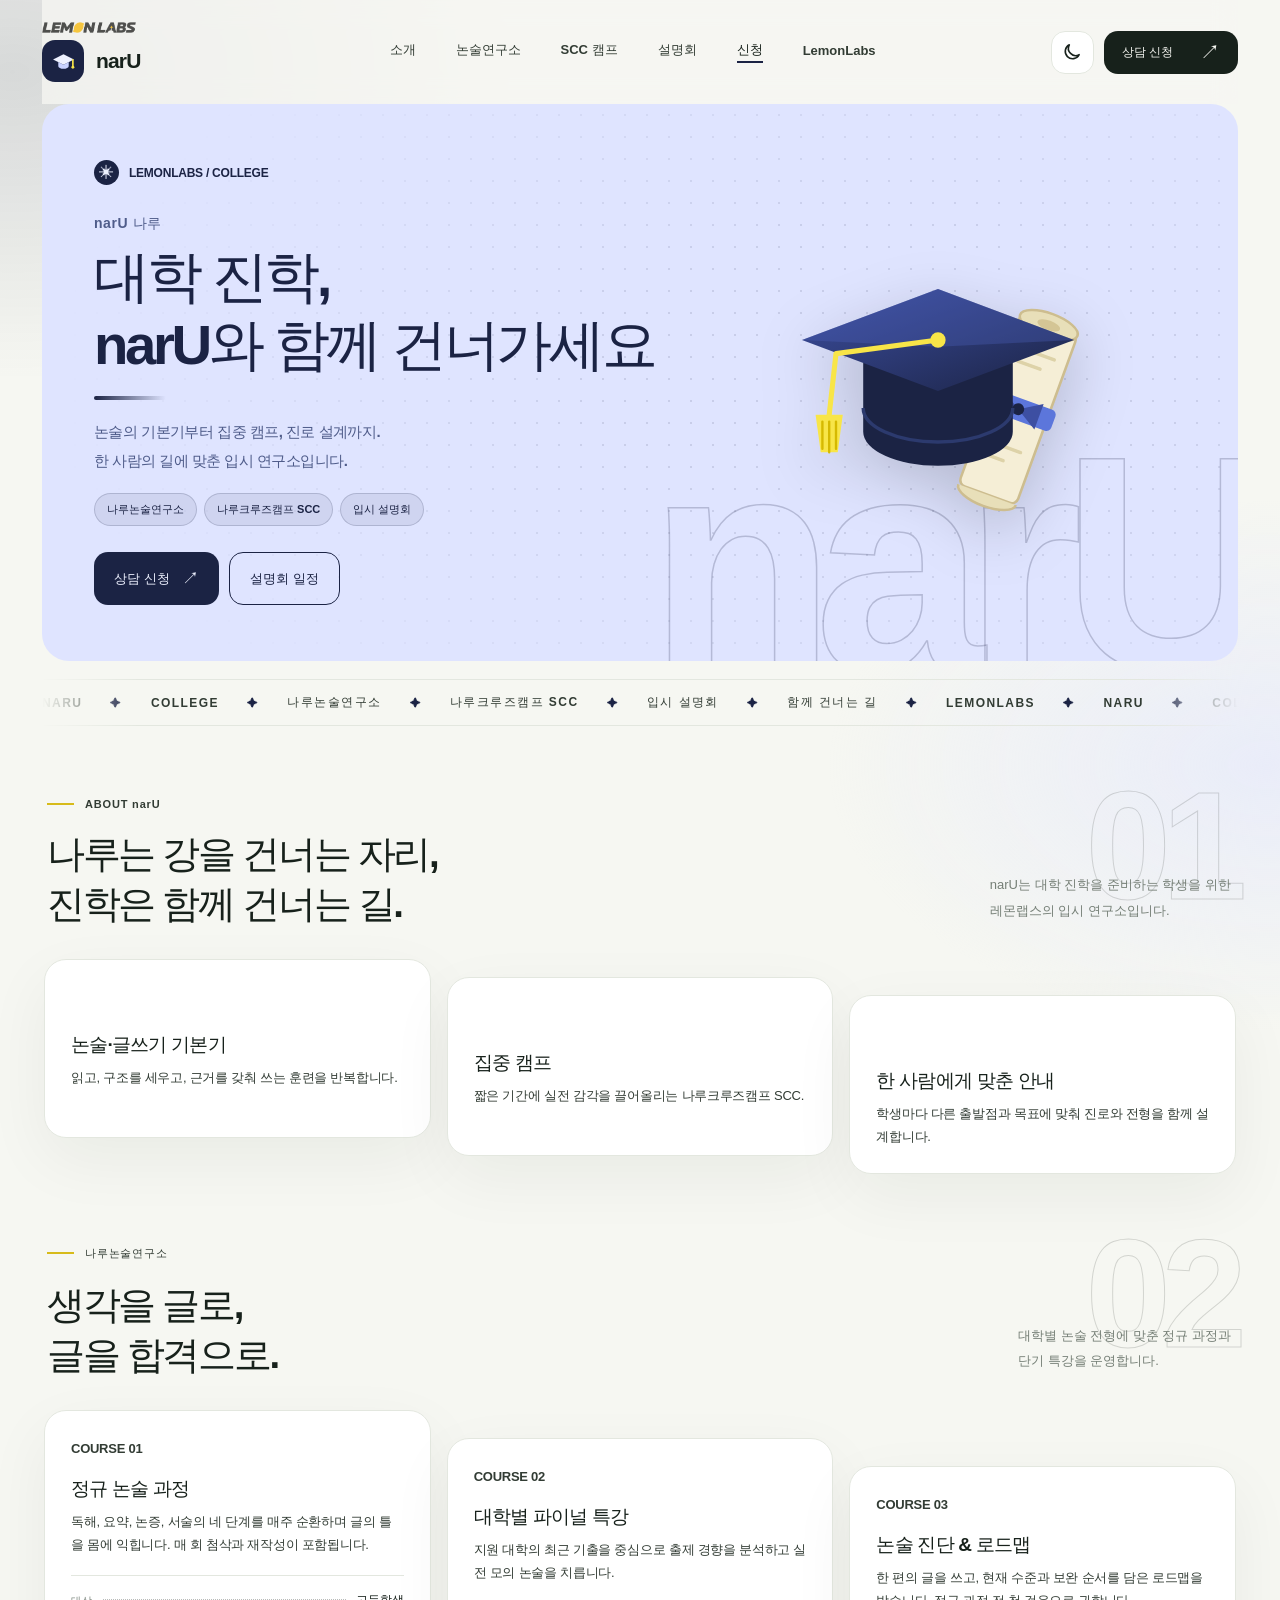
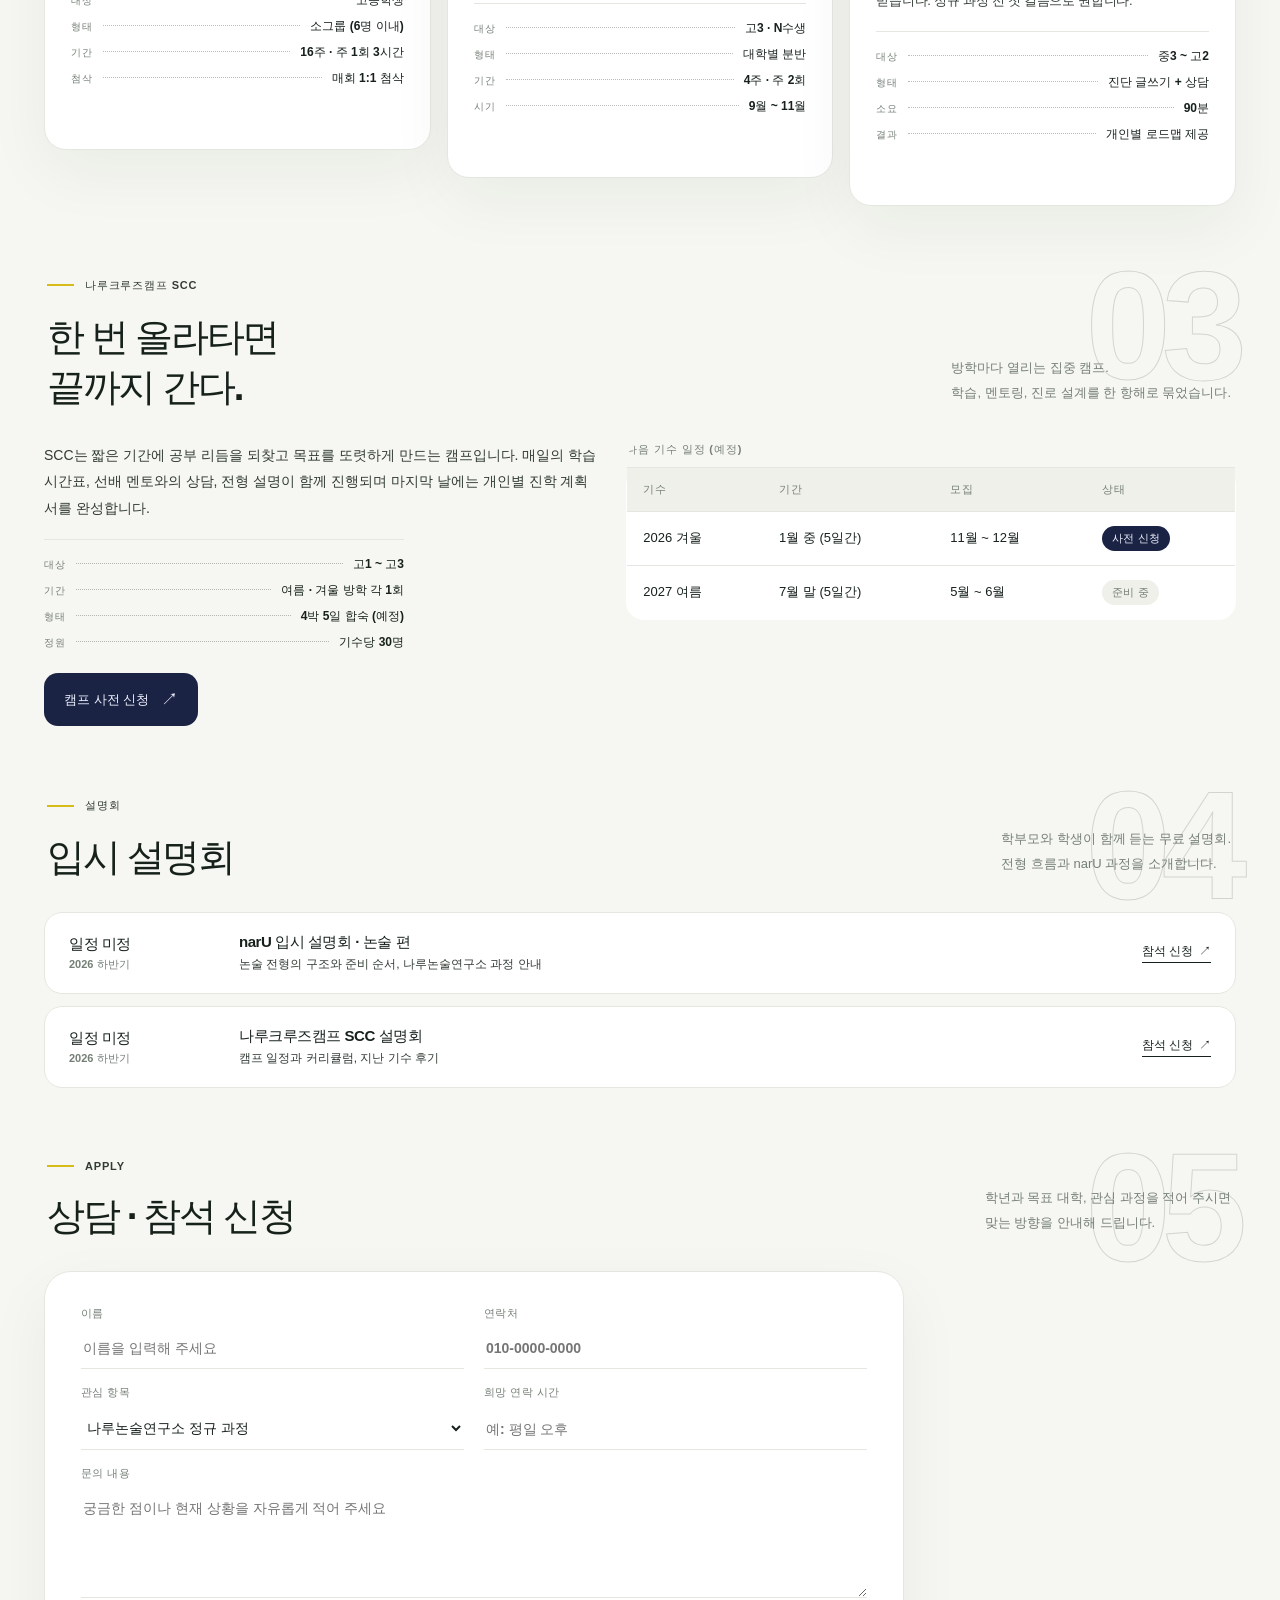
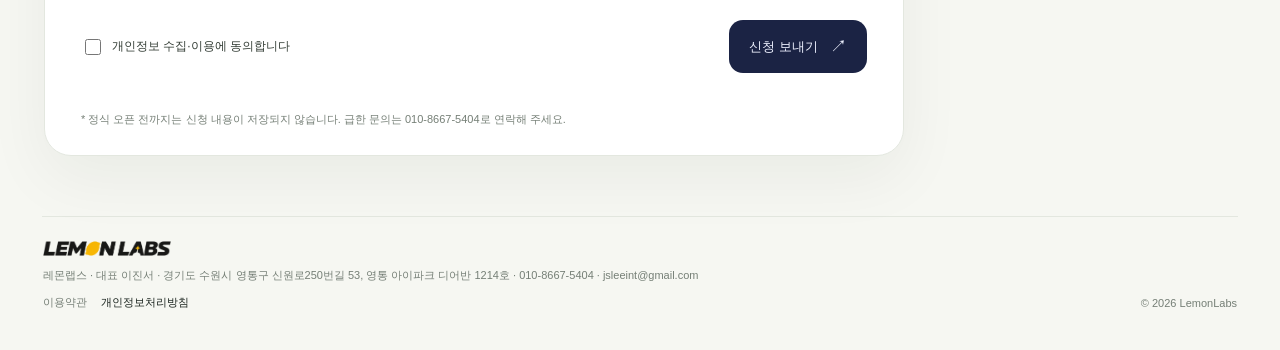
<file: naru.html>
<!doctype html>
<html lang="ko">
<head>
  <meta charset="UTF-8">
  <meta name="viewport" content="width=device-width, initial-scale=1">
  <meta name="description" content="narU 나루. 나루논술연구소와 나루크루즈캠프 SCC. 대학 진학에 초점을 둔 입시 연구소와 캠프, 설명회.">
  <meta name="theme-color" content="#f6f7f2">
  <title>narU | 대학 진학, narU와 함께 건너가세요</title>
  <link rel="icon" href="assets/lemon-mark.png" type="image/png">
  <link rel="stylesheet" href="style.css">
  <script src="script.js" defer></script>
</head>
<body class="brand-page brand-naru">
  <a class="skip-link" href="#main">본문 바로가기</a>
  <div class="page-shell" id="top">
    <header class="site-header">
      <div class="brand-stack"><a class="parent-brand" href="index.html" aria-label="레몬랩스 메인으로"><img class="wordmark-light" src="assets/lemon-wordmark.png" alt="LemonLabs" height="11"><img class="wordmark-dark" src="assets/lemon-wordmark-dark.png" alt="LemonLabs" height="11"></a><a class="brand brand-own" href="#top" aria-label="narU 페이지 맨 위로"><span class="brand-icon step-cap"><svg viewBox="0 0 24 24" aria-hidden="true"><polygon points="2,10 12,5 22,10 12,15" fill="#eef1ff"/><path d="M7 12.5v4c0 1.4 2.3 2.5 5 2.5s5-1.1 5-2.5v-4L12 15z" fill="#c9d2ff"/><path d="M21 10.5v6" stroke="#f8e548" stroke-width="1.6" stroke-linecap="round"/><circle cx="21" cy="17.5" r="1.4" fill="#f8e548"/></svg></span><span class="brand-text">narU</span></a></div>
      <nav class="desktop-nav" aria-label="주 메뉴"><a href="#about">소개</a><a href="#essay">논술연구소</a><a href="#scc">SCC 캠프</a><a href="#events">설명회</a><a href="#apply">신청</a><a href="index.html">LemonLabs</a></nav>
      <div class="header-actions">
        <button class="icon-button theme-toggle" type="button" aria-label="다크 모드 켜기" title="테마 전환">
          <svg class="moon-icon" viewBox="0 0 24 24" fill="none" stroke="currentColor" stroke-width="1.9" aria-hidden="true"><path d="M20.6 15.2A8.7 8.7 0 0 1 8.8 3.4a8.8 8.8 0 1 0 11.8 11.8Z" stroke-linejoin="round"/></svg>
          <svg class="sun-icon" viewBox="0 0 24 24" fill="none" stroke="currentColor" stroke-width="1.9" aria-hidden="true"><circle cx="12" cy="12" r="3.8"/><path stroke-linecap="round" d="M12 2v2m0 16v2M4.9 4.9l1.5 1.5m11.2 11.2 1.5 1.5M2 12h2m16 0h2M4.9 19.1l1.5-1.5M17.6 6.4l1.5-1.5"/></svg>
        </button>
        <a class="header-cta magnetic" href="#apply">상담 신청 <span aria-hidden="true">↗&#xFE0E;</span></a>
        <button class="icon-button menu-toggle" type="button" aria-expanded="false" aria-controls="mobile-nav" aria-label="메뉴 열기">
          <svg viewBox="0 0 24 24" fill="none" stroke="currentColor" stroke-width="1.9" stroke-linecap="round" aria-hidden="true"><path d="M4 7h16M4 12h16M4 17h16"/></svg>
        </button>
      </div>
    </header>
    <nav class="mobile-nav" id="mobile-nav" aria-label="모바일 메뉴" hidden><a href="#about">소개 <span>↗&#xFE0E;</span></a><a href="#essay">논술연구소 <span>↗&#xFE0E;</span></a><a href="#scc">SCC 캠프 <span>↗&#xFE0E;</span></a><a href="#events">설명회 <span>↗&#xFE0E;</span></a><a href="#apply">신청 <span>↗&#xFE0E;</span></a><a href="index.html">LemonLabs <span>↗&#xFE0E;</span></a></nav>

    <main id="main">
      <section class="brand-hero tile reveal" data-spot aria-label="narU 소개">
        <div class="hero-spot" aria-hidden="true"></div><span class="hero-watermark" aria-hidden="true">narU</span>
        <div class="brand-hero-copy">
          <div class="eyebrow"><span class="small-spark" aria-hidden="true">✳&#xFE0E;</span> LEMONLABS / COLLEGE</div>
          <p class="brand-name">narU 나루</p>
          <h1>대학 진학,<br>narU와 함께 건너가세요</h1>
          <p class="hero-description">논술의 기본기부터 집중 캠프, 진로 설계까지.<br>한 사람의 길에 맞춘 입시 연구소입니다.</p>
          <div class="hero-tags"><span>나루논술연구소</span><span>나루크루즈캠프 SCC</span><span>입시 설명회</span></div>
          <div class="hero-actions">
            <a class="primary-button magnetic" href="#apply">상담 신청 <span aria-hidden="true">↗&#xFE0E;</span></a>
            <a class="ghost-button magnetic" href="#events">설명회 일정</a>
          </div>
        </div>
        <div class="brand-art" aria-hidden="true" data-tilt="6"><svg class="studio-scene" viewBox="0 0 200 170">
                <defs><linearGradient id="boardShine" x1="0" y1="0" x2="1" y2="1"><stop offset="0" stop-color="#3d4fa2"/><stop offset="1" stop-color="#1b2344"/></linearGradient></defs>
                <g class="scroll" transform="rotate(20 146 104)">
                  <rect x="128" y="48" width="36" height="106" rx="4" fill="#f5eed6" stroke="#cdbd8f" stroke-width="1.5"/>
                  <path d="M128 154 a18 7 0 0 0 36 0" fill="#e8dfb9" stroke="#cdbd8f" stroke-width="1.5"/>
                  <path d="M136 66h20M136 74h14M136 124h20M136 132h12" stroke="#ddd2a8" stroke-width="2" stroke-linecap="round"/>
                  <ellipse cx="146" cy="48" rx="18" ry="7" fill="#e8dfb9" stroke="#cdbd8f" stroke-width="1.5"/>
                  <ellipse cx="146" cy="48" rx="7" ry="2.8" fill="#d4c595"/>
                  <rect x="124" y="94" width="44" height="13" rx="3" fill="#5c76db"/>
                  <path d="M146 100.5 l-13 -8 v16 z M146 100.5 l13 -8 v16 z" fill="#3d4fa2"/>
                  <circle cx="146" cy="100.5" r="3.5" fill="#1b2344"/>
                </g>
                <g class="cap">
                  <path d="M56 72 a44 24 0 0 1 88 0 v42 a44 20 0 0 1 -88 0 z" fill="#1b2344"/>
                  <path d="M56 100 a44 20 0 0 0 88 0" fill="none" stroke="#2c3a6e" stroke-width="2"/>
                  <polygon points="20,60 100,30 180,60 100,90" fill="url(#boardShine)"/>
                  <polygon points="20,60 100,30 180,60 100,64" fill="#4a5fb8" opacity=".35"/>
                  <circle cx="100" cy="60" r="4.5" fill="#f8e548"/>
                  <g class="tassel"><path d="M100 60 L40 68 L36 104" fill="none" stroke="#f8e548" stroke-width="3" stroke-linecap="round" stroke-linejoin="round"/><path d="M28 104 L44 104 L41 126 L31 126 Z" fill="#f8e548"/><path d="M32 108v16M36 108v18M40 108v16" stroke="#d6b900" stroke-width="1.4" stroke-linecap="round"/></g>
                </g>
              </svg></div>
      </section>

      <div class="ticker" aria-hidden="true"><div class="ticker-track"><span>narU</span><i aria-hidden="true">✦&#xFE0E;</i><span>COLLEGE</span><i aria-hidden="true">✦&#xFE0E;</i><span>나루논술연구소</span><i aria-hidden="true">✦&#xFE0E;</i><span>나루크루즈캠프 SCC</span><i aria-hidden="true">✦&#xFE0E;</i><span>입시 설명회</span><i aria-hidden="true">✦&#xFE0E;</i><span>함께 건너는 길</span><i aria-hidden="true">✦&#xFE0E;</i><span>LEMONLABS</span><i aria-hidden="true">✦&#xFE0E;</i><span>narU</span><i aria-hidden="true">✦&#xFE0E;</i><span>COLLEGE</span><i aria-hidden="true">✦&#xFE0E;</i><span>나루논술연구소</span><i aria-hidden="true">✦&#xFE0E;</i><span>나루크루즈캠프 SCC</span><i aria-hidden="true">✦&#xFE0E;</i><span>입시 설명회</span><i aria-hidden="true">✦&#xFE0E;</i><span>함께 건너는 길</span><i aria-hidden="true">✦&#xFE0E;</i><span>LEMONLABS</span><i aria-hidden="true">✦&#xFE0E;</i></div></div>

      <section id="about" class="brand-section reveal" data-num="01" aria-labelledby="about-title">
        <div class="section-heading"><div><p class="section-kicker"><span class="kicker-line"></span> ABOUT narU</p><h2 id="about-title">나루는 강을 건너는 자리,<br>진학은 함께 건너는 길.</h2></div><p class="section-summary">narU는 대학 진학을 준비하는 학생을 위한<br>레몬랩스의 입시 연구소입니다.</p></div>
        <div class="value-grid stagger">
          <div class="value-card"><span class="value-num">01</span><h3>논술·글쓰기 기본기</h3><p>읽고, 구조를 세우고, 근거를 갖춰 쓰는 훈련을 반복합니다.</p></div>
          <div class="value-card"><span class="value-num">02</span><h3>집중 캠프</h3><p>짧은 기간에 실전 감각을 끌어올리는 나루크루즈캠프 SCC.</p></div>
          <div class="value-card"><span class="value-num">03</span><h3>한 사람에게 맞춘 안내</h3><p>학생마다 다른 출발점과 목표에 맞춰 진로와 전형을 함께 설계합니다.</p></div>
        </div>
      </section>

      <section id="essay" class="brand-section reveal" data-num="02" aria-labelledby="essay-title">
        <div class="section-heading"><div><p class="section-kicker"><span class="kicker-line"></span> 나루논술연구소</p><h2 id="essay-title">생각을 글로,<br>글을 합격으로.</h2></div><p class="section-summary">대학별 논술 전형에 맞춘 정규 과정과<br>단기 특강을 운영합니다.</p></div>
        <div class="program-grid stagger">
          <article class="program-card" data-tilt="4" id="essay-regular">
            <p class="card-kicker">COURSE 01</p>
            <h3>정규 논술 과정</h3>
            <p>독해, 요약, 논증, 서술의 네 단계를 매주 순환하며 글의 틀을 몸에 익힙니다. 매 회 첨삭과 재작성이 포함됩니다.</p>
            <ul class="fact-list"><li><span>대상</span><strong>고등학생</strong></li><li><span>형태</span><strong>소그룹 (6명 이내)</strong></li><li><span>기간</span><strong>16주 · 주 1회 3시간</strong></li><li><span>첨삭</span><strong>매회 1:1 첨삭</strong></li></ul>
            <a class="text-link" href="#apply">상담 신청하기 <span aria-hidden="true">↗&#xFE0E;</span></a>
          </article>
          <article class="program-card" data-tilt="4" id="essay-intensive">
            <p class="card-kicker">COURSE 02</p>
            <h3>대학별 파이널 특강</h3>
            <p>지원 대학의 최근 기출을 중심으로 출제 경향을 분석하고 실전 모의 논술을 치릅니다.</p>
            <ul class="fact-list"><li><span>대상</span><strong>고3 · N수생</strong></li><li><span>형태</span><strong>대학별 분반</strong></li><li><span>기간</span><strong>4주 · 주 2회</strong></li><li><span>시기</span><strong>9월 ~ 11월</strong></li></ul>
            <a class="text-link" href="#apply">상담 신청하기 <span aria-hidden="true">↗&#xFE0E;</span></a>
          </article>
          <article class="program-card" data-tilt="4" id="essay-diagnosis">
            <p class="card-kicker">COURSE 03</p>
            <h3>논술 진단 & 로드맵</h3>
            <p>한 편의 글을 쓰고, 현재 수준과 보완 순서를 담은 로드맵을 받습니다. 정규 과정 전 첫 걸음으로 권합니다.</p>
            <ul class="fact-list"><li><span>대상</span><strong>중3 ~ 고2</strong></li><li><span>형태</span><strong>진단 글쓰기 + 상담</strong></li><li><span>소요</span><strong>90분</strong></li><li><span>결과</span><strong>개인별 로드맵 제공</strong></li></ul>
            <a class="text-link" href="#apply">진단 신청하기 <span aria-hidden="true">↗&#xFE0E;</span></a>
          </article>
        </div>
      </section>

      <section id="scc" class="brand-section reveal" data-num="03" aria-labelledby="scc-title">
        <div class="section-heading"><div><p class="section-kicker"><span class="kicker-line"></span> 나루크루즈캠프 SCC</p><h2 id="scc-title">한 번 올라타면<br>끝까지 간다.</h2></div><p class="section-summary">방학마다 열리는 집중 캠프.<br>학습, 멘토링, 진로 설계를 한 항해로 묶었습니다.</p></div>
        <div class="camp-layout">
          <div class="camp-copy">
            <p>SCC는 짧은 기간에 공부 리듬을 되찾고 목표를 또렷하게 만드는 캠프입니다. 매일의 학습 시간표, 선배 멘토와의 상담, 전형 설명이 함께 진행되며 마지막 날에는 개인별 진학 계획서를 완성합니다.</p>
            <ul class="fact-list">
              <li><span>대상</span><strong>고1 ~ 고3</strong></li>
              <li><span>기간</span><strong>여름 · 겨울 방학 각 1회</strong></li>
              <li><span>형태</span><strong>4박 5일 합숙 (예정)</strong></li>
              <li><span>정원</span><strong>기수당 30명</strong></li>
            </ul>
            <a class="primary-button magnetic" href="#apply">캠프 사전 신청 <span aria-hidden="true">↗&#xFE0E;</span></a>
          </div>
          <table class="schedule-table">
            <caption>다음 기수 일정 (예정)</caption>
            <thead><tr><th>기수</th><th>기간</th><th>모집</th><th>상태</th></tr></thead>
            <tbody>
              <tr><td>2026 겨울</td><td>1월 중 (5일간)</td><td>11월 ~ 12월</td><td><span class="status-chip">사전 신청</span></td></tr>
              <tr><td>2027 여름</td><td>7월 말 (5일간)</td><td>5월 ~ 6월</td><td><span class="status-chip muted">준비 중</span></td></tr>
            </tbody>
          </table>
        </div>
      </section>

      <section id="events" class="brand-section reveal" data-num="04" aria-labelledby="events-title">
        <div class="section-heading"><div><p class="section-kicker"><span class="kicker-line"></span> 설명회</p><h2 id="events-title">입시 설명회</h2></div><p class="section-summary">학부모와 학생이 함께 듣는 무료 설명회.<br>전형 흐름과 narU 과정을 소개합니다.</p></div>
        <ul class="event-list stagger">
          <li><span class="event-date"><strong>일정 미정</strong><small>2026 하반기</small></span><div><strong>narU 입시 설명회 · 논술 편</strong><p>논술 전형의 구조와 준비 순서, 나루논술연구소 과정 안내</p></div><a class="text-link" href="#apply">참석 신청 <span aria-hidden="true">↗&#xFE0E;</span></a></li>
          <li><span class="event-date"><strong>일정 미정</strong><small>2026 하반기</small></span><div><strong>나루크루즈캠프 SCC 설명회</strong><p>캠프 일정과 커리큘럼, 지난 기수 후기</p></div><a class="text-link" href="#apply">참석 신청 <span aria-hidden="true">↗&#xFE0E;</span></a></li>
        </ul>
      </section>

<section id="apply" class="brand-section apply-section reveal" data-num="05" aria-labelledby="apply-title">
        <div class="section-heading"><div><p class="section-kicker"><span class="kicker-line"></span> APPLY</p><h2 id="apply-title">상담 · 참석 신청</h2></div><p class="section-summary">학년과 목표 대학, 관심 과정을 적어 주시면<br>맞는 방향을 안내해 드립니다.</p></div>
        <form class="apply-form" novalidate>
          <div class="form-grid">
            <label><span>이름</span><input type="text" name="name" placeholder="이름을 입력해 주세요" required></label>
            <label><span>연락처</span><input type="tel" name="phone" placeholder="010-0000-0000" required></label>
            <label><span>관심 항목</span><select name="topic"><option>나루논술연구소 정규 과정</option><option>대학별 파이널 특강</option><option>논술 진단 & 로드맵</option><option>나루크루즈캠프 SCC</option><option>설명회 참석</option></select></label>
            <label><span>희망 연락 시간</span><input type="text" name="time" placeholder="예: 평일 오후"></label>
            <label class="form-wide"><span>문의 내용</span><textarea name="message" rows="4" placeholder="궁금한 점이나 현재 상황을 자유롭게 적어 주세요"></textarea></label>
          </div>
          <div class="form-actions">
            <label class="form-check"><input type="checkbox" name="agree" required> <span>개인정보 수집·이용에 동의합니다</span></label>
            <button class="primary-button magnetic" type="submit">신청 보내기 <span aria-hidden="true">↗&#xFE0E;</span></button>
          </div>
          <p class="form-note" role="status" aria-live="polite"></p>
          <p class="form-hint">* 정식 오픈 전까지는 신청 내용이 저장되지 않습니다. 급한 문의는 010-8667-5404로 연락해 주세요.</p>
        </form>
      </section>
    </main>

    <footer class="site-footer brand-footer">
      <a class="footer-brand" href="index.html" aria-label="레몬랩스 홈으로"><img class="footer-wordmark wordmark-light" src="assets/lemon-wordmark.png" alt="" height="15"><img class="footer-wordmark wordmark-dark" src="assets/lemon-wordmark-dark.png" alt="" height="15"></a>
      <span class="footer-biz">레몬랩스 · 대표 이진서 · 경기도 수원시 영통구 신원로250번길 53, 영통 아이파크 디어반 1214호 · 010-8667-5404 · jsleeint@gmail.com</span>
      <span class="footer-links"><a href="terms.html">이용약관</a><a href="privacy.html"><strong>개인정보처리방침</strong></a></span>
      <span>© <span id="year">2026</span> LemonLabs</span>
    </footer>
  </div>
</body>
</html>
</file>
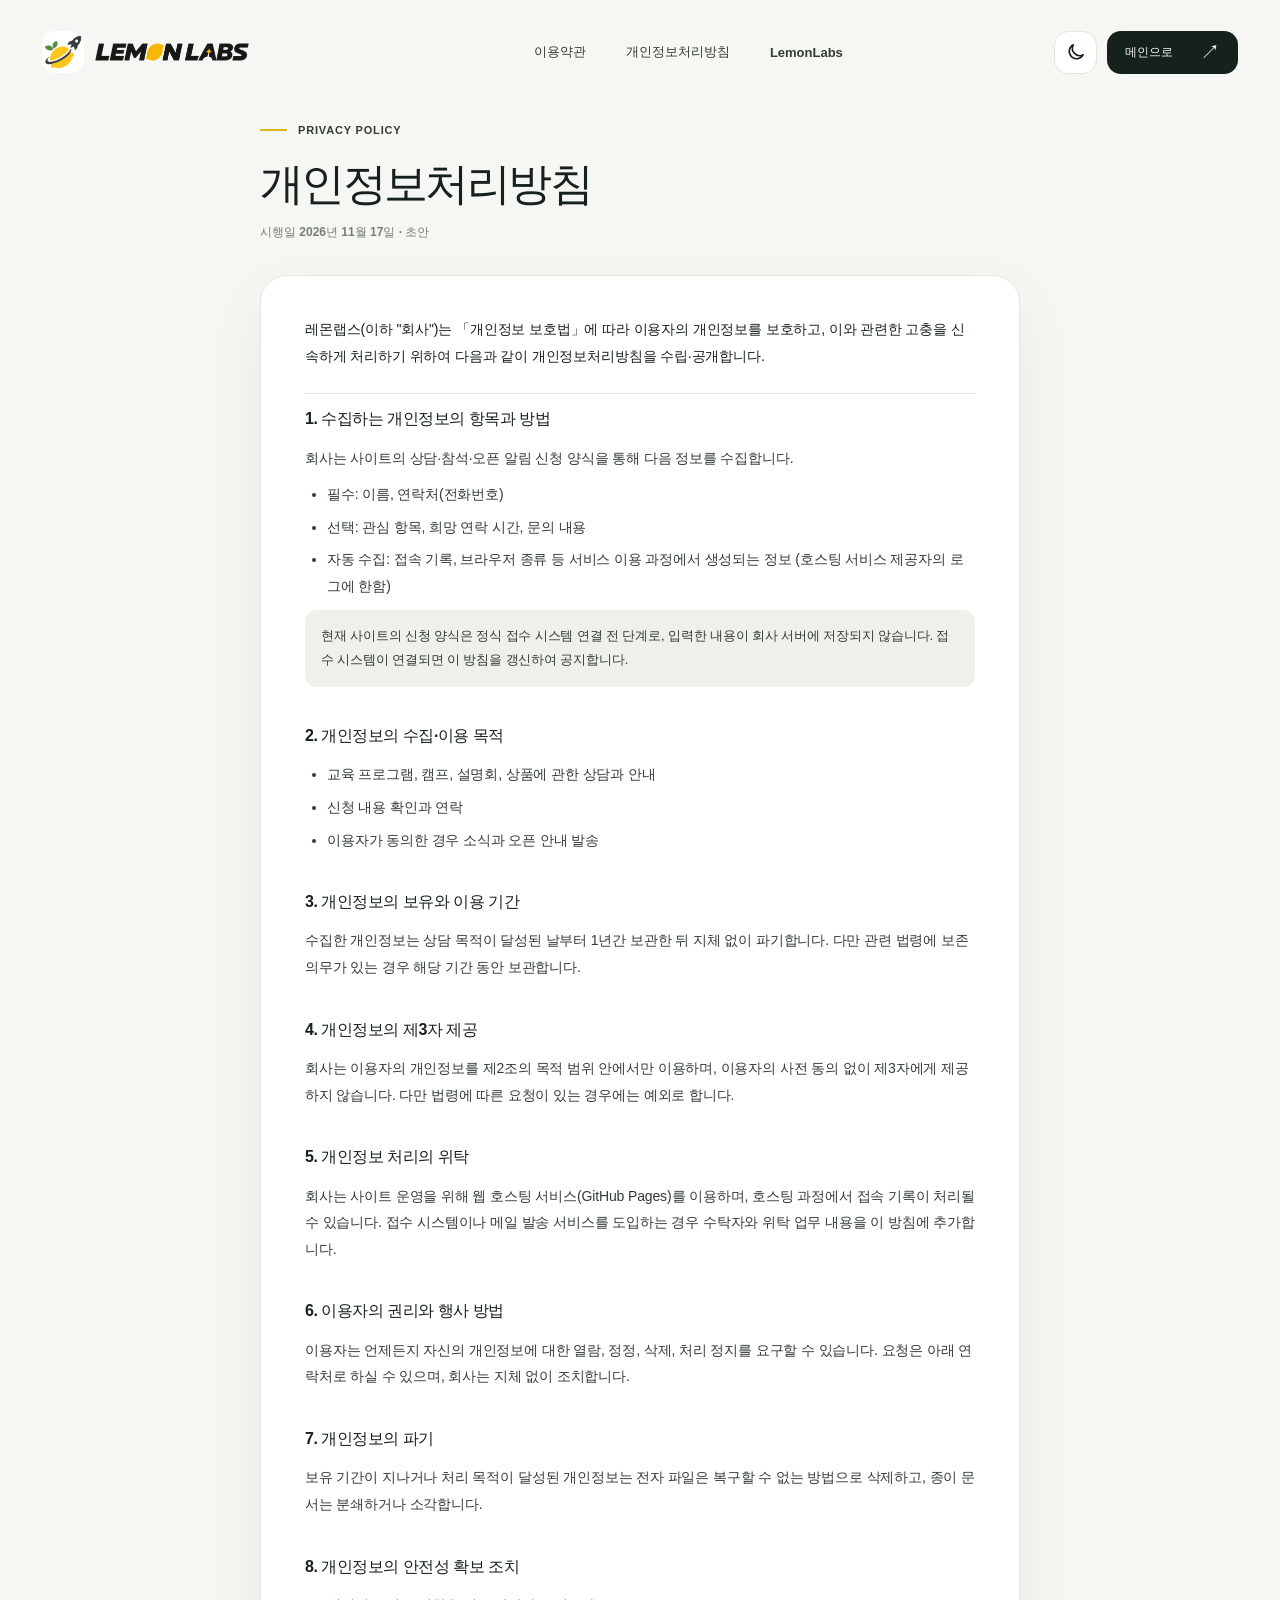
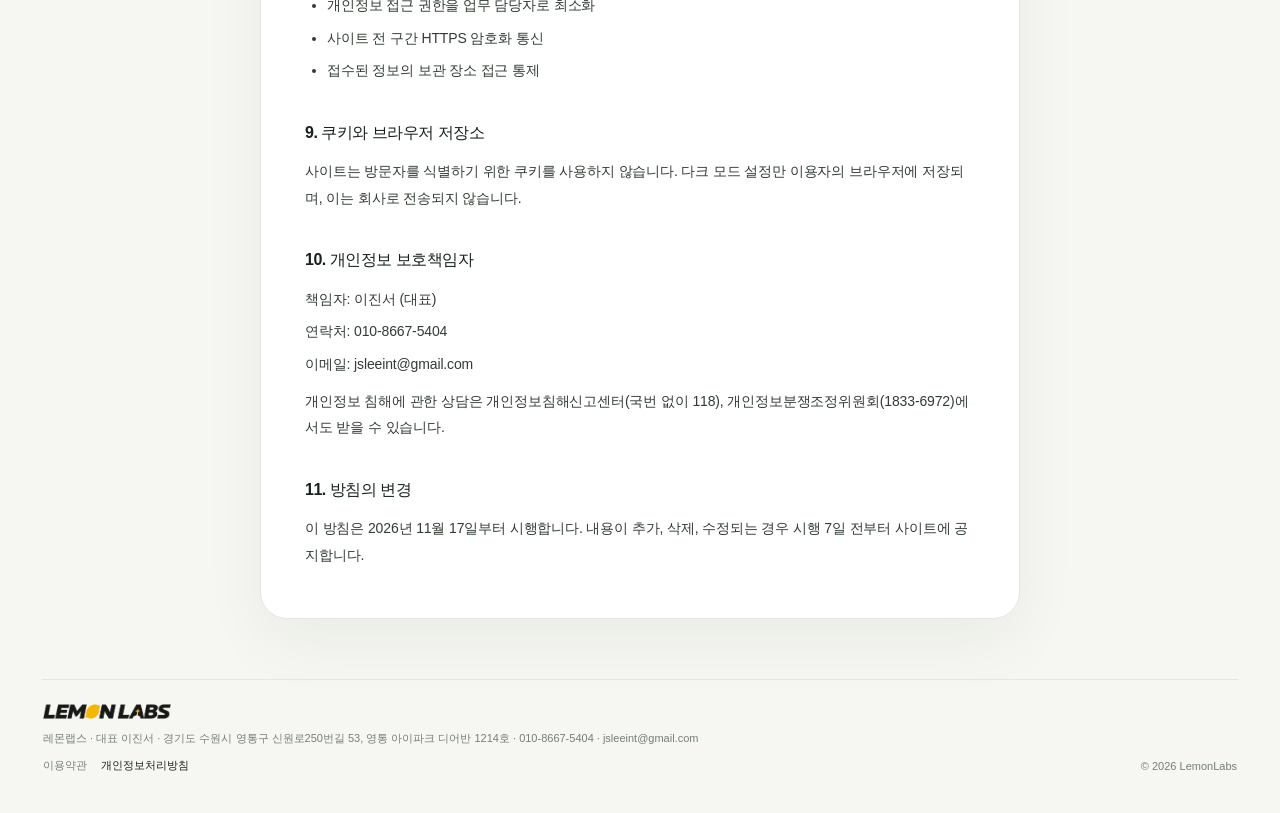
<file: privacy.html>
<!doctype html>
<html lang="ko">
<head>
  <meta charset="UTF-8">
  <meta name="viewport" content="width=device-width, initial-scale=1">
  <meta name="description" content="레몬랩스 개인정보처리방침">
  <meta name="theme-color" content="#f6f7f2">
  <meta name="robots" content="noindex">
  <title>개인정보처리방침 | LemonLabs</title>
  <link rel="icon" href="assets/lemon-mark.png" type="image/png">
  <link rel="stylesheet" href="style.css">
  <script src="script.js" defer></script>
</head>
<body class="legal-page">
  <a class="skip-link" href="#main">본문 바로가기</a>
  <div class="page-shell" id="top">
    <header class="site-header">
      <a class="brand" href="index.html" aria-label="레몬랩스 홈으로">
        <img src="assets/lemon-mark.png" alt="" width="42" height="42">
        <img class="brand-wordmark wordmark-light" src="assets/lemon-wordmark.png" alt="" height="18"><img class="brand-wordmark wordmark-dark" src="assets/lemon-wordmark-dark.png" alt="" height="18">
      </a>
      <nav class="desktop-nav" aria-label="주 메뉴"><a href="terms.html">이용약관</a><a href="privacy.html">개인정보처리방침</a><a href="index.html">LemonLabs</a></nav>
      <div class="header-actions">
        <button class="icon-button theme-toggle" type="button" aria-label="다크 모드 켜기" title="테마 전환">
          <svg class="moon-icon" viewBox="0 0 24 24" fill="none" stroke="currentColor" stroke-width="1.9" aria-hidden="true"><path d="M20.6 15.2A8.7 8.7 0 0 1 8.8 3.4a8.8 8.8 0 1 0 11.8 11.8Z" stroke-linejoin="round"/></svg>
          <svg class="sun-icon" viewBox="0 0 24 24" fill="none" stroke="currentColor" stroke-width="1.9" aria-hidden="true"><circle cx="12" cy="12" r="3.8"/><path stroke-linecap="round" d="M12 2v2m0 16v2M4.9 4.9l1.5 1.5m11.2 11.2 1.5 1.5M2 12h2m16 0h2M4.9 19.1l1.5-1.5M17.6 6.4l1.5-1.5"/></svg>
        </button>
        <a class="header-cta" href="index.html">메인으로 <span aria-hidden="true">↗&#xFE0E;</span></a>
        <button class="icon-button menu-toggle" type="button" aria-expanded="false" aria-controls="mobile-nav" aria-label="메뉴 열기">
          <svg viewBox="0 0 24 24" fill="none" stroke="currentColor" stroke-width="1.9" stroke-linecap="round" aria-hidden="true"><path d="M4 7h16M4 12h16M4 17h16"/></svg>
        </button>
      </div>
    </header>
    <nav class="mobile-nav" id="mobile-nav" aria-label="모바일 메뉴" hidden><a href="terms.html">이용약관 <span>↗&#xFE0E;</span></a><a href="privacy.html">개인정보처리방침 <span>↗&#xFE0E;</span></a><a href="index.html">LemonLabs <span>↗&#xFE0E;</span></a></nav>

    <main id="main" class="legal-main">
      <header class="legal-head">
        <p class="section-kicker"><span class="kicker-line"></span> PRIVACY POLICY</p>
        <h1>개인정보처리방침</h1>
        <p class="legal-meta">시행일 2026년 11월 17일 · 초안</p>
      </header>
      <article class="legal-body">
        <p class="legal-intro">레몬랩스(이하 "회사")는 「개인정보 보호법」에 따라 이용자의 개인정보를 보호하고, 이와 관련한 고충을 신속하게 처리하기 위하여 다음과 같이 개인정보처리방침을 수립·공개합니다.</p>
        <h2>1. 수집하는 개인정보의 항목과 방법</h2>
        <p>회사는 사이트의 상담·참석·오픈 알림 신청 양식을 통해 다음 정보를 수집합니다.</p>
        <ul>
          <li>필수: 이름, 연락처(전화번호)</li>
          <li>선택: 관심 항목, 희망 연락 시간, 문의 내용</li>
          <li>자동 수집: 접속 기록, 브라우저 종류 등 서비스 이용 과정에서 생성되는 정보 (호스팅 서비스 제공자의 로그에 한함)</li>
        </ul>
        <p class="legal-note">현재 사이트의 신청 양식은 정식 접수 시스템 연결 전 단계로, 입력한 내용이 회사 서버에 저장되지 않습니다. 접수 시스템이 연결되면 이 방침을 갱신하여 공지합니다.</p>
        <h2>2. 개인정보의 수집·이용 목적</h2>
        <ul>
          <li>교육 프로그램, 캠프, 설명회, 상품에 관한 상담과 안내</li>
          <li>신청 내용 확인과 연락</li>
          <li>이용자가 동의한 경우 소식과 오픈 안내 발송</li>
        </ul>
        <h2>3. 개인정보의 보유와 이용 기간</h2>
        <p>수집한 개인정보는 상담 목적이 달성된 날부터 1년간 보관한 뒤 지체 없이 파기합니다. 다만 관련 법령에 보존 의무가 있는 경우 해당 기간 동안 보관합니다.</p>
        <h2>4. 개인정보의 제3자 제공</h2>
        <p>회사는 이용자의 개인정보를 제2조의 목적 범위 안에서만 이용하며, 이용자의 사전 동의 없이 제3자에게 제공하지 않습니다. 다만 법령에 따른 요청이 있는 경우에는 예외로 합니다.</p>
        <h2>5. 개인정보 처리의 위탁</h2>
        <p>회사는 사이트 운영을 위해 웹 호스팅 서비스(GitHub Pages)를 이용하며, 호스팅 과정에서 접속 기록이 처리될 수 있습니다. 접수 시스템이나 메일 발송 서비스를 도입하는 경우 수탁자와 위탁 업무 내용을 이 방침에 추가합니다.</p>
        <h2>6. 이용자의 권리와 행사 방법</h2>
        <p>이용자는 언제든지 자신의 개인정보에 대한 열람, 정정, 삭제, 처리 정지를 요구할 수 있습니다. 요청은 아래 연락처로 하실 수 있으며, 회사는 지체 없이 조치합니다.</p>
        <h2>7. 개인정보의 파기</h2>
        <p>보유 기간이 지나거나 처리 목적이 달성된 개인정보는 전자 파일은 복구할 수 없는 방법으로 삭제하고, 종이 문서는 분쇄하거나 소각합니다.</p>
        <h2>8. 개인정보의 안전성 확보 조치</h2>
        <ul>
          <li>개인정보 접근 권한을 업무 담당자로 최소화</li>
          <li>사이트 전 구간 HTTPS 암호화 통신</li>
          <li>접수된 정보의 보관 장소 접근 통제</li>
        </ul>
        <h2>9. 쿠키와 브라우저 저장소</h2>
        <p>사이트는 방문자를 식별하기 위한 쿠키를 사용하지 않습니다. 다크 모드 설정만 이용자의 브라우저에 저장되며, 이는 회사로 전송되지 않습니다.</p>
        <h2>10. 개인정보 보호책임자</h2>
        <ul class="legal-contact-list">
          <li>책임자: 이진서 (대표)</li>
          <li>연락처: 010-8667-5404</li>
          <li>이메일: jsleeint@gmail.com</li>
        </ul>
        <p>개인정보 침해에 관한 상담은 개인정보침해신고센터(국번 없이 118), 개인정보분쟁조정위원회(1833-6972)에서도 받을 수 있습니다.</p>
        <h2>11. 방침의 변경</h2>
        <p>이 방침은 2026년 11월 17일부터 시행합니다. 내용이 추가, 삭제, 수정되는 경우 시행 7일 전부터 사이트에 공지합니다.</p>
      </article>
    </main>

    <footer class="site-footer brand-footer">
      <a class="footer-brand" href="index.html" aria-label="레몬랩스 홈으로"><img class="footer-wordmark wordmark-light" src="assets/lemon-wordmark.png" alt="" height="15"><img class="footer-wordmark wordmark-dark" src="assets/lemon-wordmark-dark.png" alt="" height="15"></a>
      <span class="footer-biz">레몬랩스 · 대표 이진서 · 경기도 수원시 영통구 신원로250번길 53, 영통 아이파크 디어반 1214호 · 010-8667-5404 · jsleeint@gmail.com</span>
      <span class="footer-links"><a href="terms.html">이용약관</a><a href="privacy.html"><strong>개인정보처리방침</strong></a></span>
      <span>© <span id="year">2026</span> LemonLabs</span>
    </footer>
  </div>
</body>
</html>
</file>
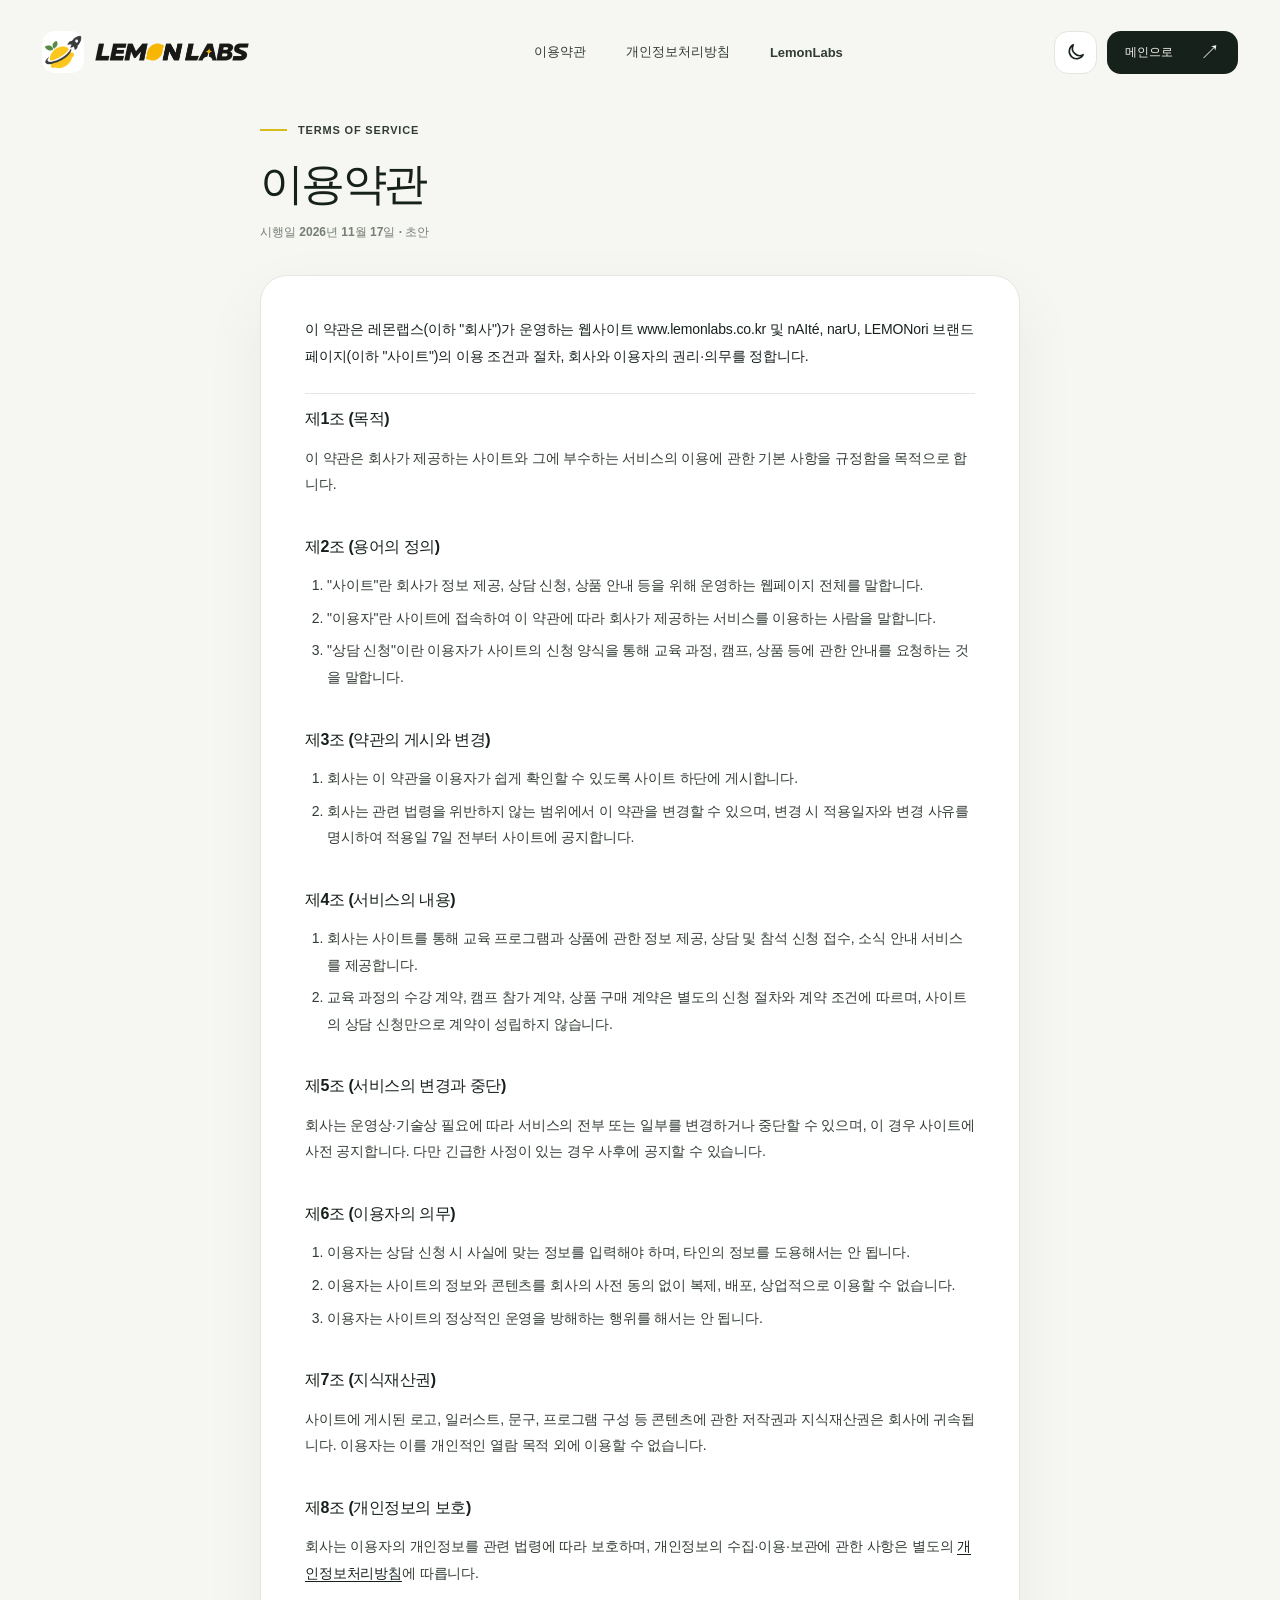
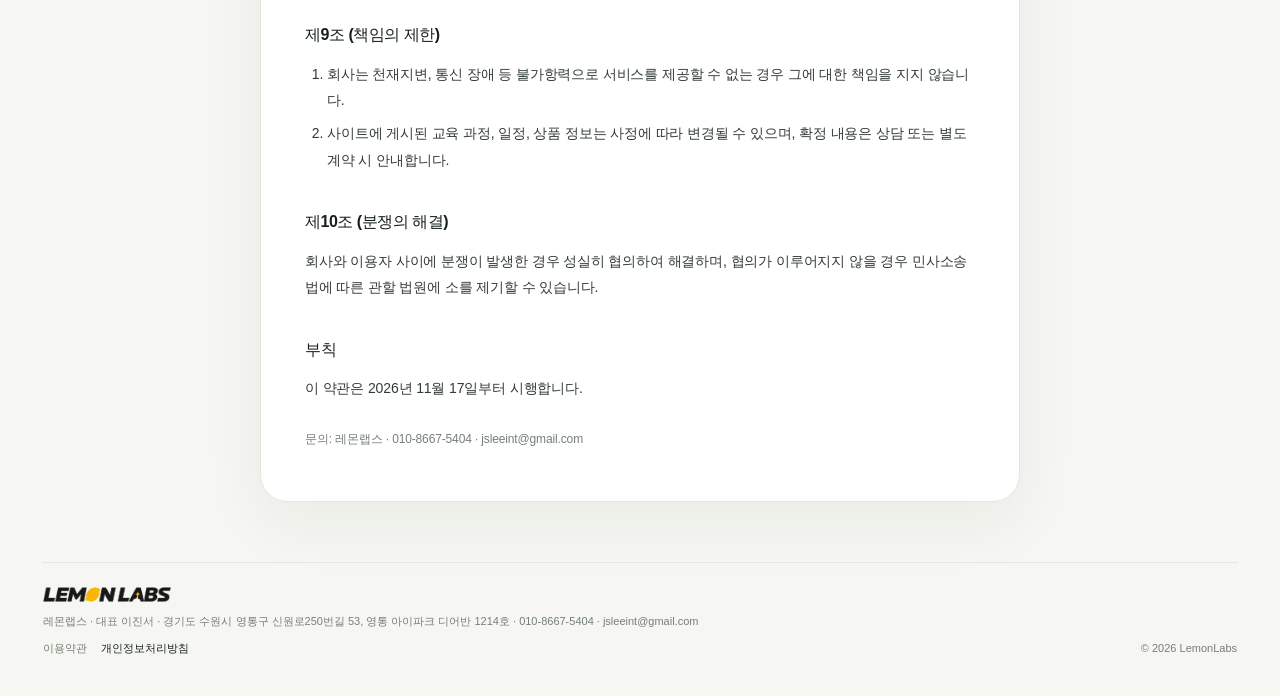
<file: terms.html>
<!doctype html>
<html lang="ko">
<head>
  <meta charset="UTF-8">
  <meta name="viewport" content="width=device-width, initial-scale=1">
  <meta name="description" content="레몬랩스 이용약관">
  <meta name="theme-color" content="#f6f7f2">
  <meta name="robots" content="noindex">
  <title>이용약관 | LemonLabs</title>
  <link rel="icon" href="assets/lemon-mark.png" type="image/png">
  <link rel="stylesheet" href="style.css">
  <script src="script.js" defer></script>
</head>
<body class="legal-page">
  <a class="skip-link" href="#main">본문 바로가기</a>
  <div class="page-shell" id="top">
    <header class="site-header">
      <a class="brand" href="index.html" aria-label="레몬랩스 홈으로">
        <img src="assets/lemon-mark.png" alt="" width="42" height="42">
        <img class="brand-wordmark wordmark-light" src="assets/lemon-wordmark.png" alt="" height="18"><img class="brand-wordmark wordmark-dark" src="assets/lemon-wordmark-dark.png" alt="" height="18">
      </a>
      <nav class="desktop-nav" aria-label="주 메뉴"><a href="terms.html">이용약관</a><a href="privacy.html">개인정보처리방침</a><a href="index.html">LemonLabs</a></nav>
      <div class="header-actions">
        <button class="icon-button theme-toggle" type="button" aria-label="다크 모드 켜기" title="테마 전환">
          <svg class="moon-icon" viewBox="0 0 24 24" fill="none" stroke="currentColor" stroke-width="1.9" aria-hidden="true"><path d="M20.6 15.2A8.7 8.7 0 0 1 8.8 3.4a8.8 8.8 0 1 0 11.8 11.8Z" stroke-linejoin="round"/></svg>
          <svg class="sun-icon" viewBox="0 0 24 24" fill="none" stroke="currentColor" stroke-width="1.9" aria-hidden="true"><circle cx="12" cy="12" r="3.8"/><path stroke-linecap="round" d="M12 2v2m0 16v2M4.9 4.9l1.5 1.5m11.2 11.2 1.5 1.5M2 12h2m16 0h2M4.9 19.1l1.5-1.5M17.6 6.4l1.5-1.5"/></svg>
        </button>
        <a class="header-cta" href="index.html">메인으로 <span aria-hidden="true">↗&#xFE0E;</span></a>
        <button class="icon-button menu-toggle" type="button" aria-expanded="false" aria-controls="mobile-nav" aria-label="메뉴 열기">
          <svg viewBox="0 0 24 24" fill="none" stroke="currentColor" stroke-width="1.9" stroke-linecap="round" aria-hidden="true"><path d="M4 7h16M4 12h16M4 17h16"/></svg>
        </button>
      </div>
    </header>
    <nav class="mobile-nav" id="mobile-nav" aria-label="모바일 메뉴" hidden><a href="terms.html">이용약관 <span>↗&#xFE0E;</span></a><a href="privacy.html">개인정보처리방침 <span>↗&#xFE0E;</span></a><a href="index.html">LemonLabs <span>↗&#xFE0E;</span></a></nav>

    <main id="main" class="legal-main">
      <header class="legal-head">
        <p class="section-kicker"><span class="kicker-line"></span> TERMS OF SERVICE</p>
        <h1>이용약관</h1>
        <p class="legal-meta">시행일 2026년 11월 17일 · 초안</p>
      </header>
      <article class="legal-body">
        <p class="legal-intro">이 약관은 레몬랩스(이하 "회사")가 운영하는 웹사이트 www.lemonlabs.co.kr 및 nAIté, narU, LEMONori 브랜드 페이지(이하 "사이트")의 이용 조건과 절차, 회사와 이용자의 권리·의무를 정합니다.</p>
        <h2>제1조 (목적)</h2>
        <p>이 약관은 회사가 제공하는 사이트와 그에 부수하는 서비스의 이용에 관한 기본 사항을 규정함을 목적으로 합니다.</p>
        <h2>제2조 (용어의 정의)</h2>
        <ol>
          <li>"사이트"란 회사가 정보 제공, 상담 신청, 상품 안내 등을 위해 운영하는 웹페이지 전체를 말합니다.</li>
          <li>"이용자"란 사이트에 접속하여 이 약관에 따라 회사가 제공하는 서비스를 이용하는 사람을 말합니다.</li>
          <li>"상담 신청"이란 이용자가 사이트의 신청 양식을 통해 교육 과정, 캠프, 상품 등에 관한 안내를 요청하는 것을 말합니다.</li>
        </ol>
        <h2>제3조 (약관의 게시와 변경)</h2>
        <ol>
          <li>회사는 이 약관을 이용자가 쉽게 확인할 수 있도록 사이트 하단에 게시합니다.</li>
          <li>회사는 관련 법령을 위반하지 않는 범위에서 이 약관을 변경할 수 있으며, 변경 시 적용일자와 변경 사유를 명시하여 적용일 7일 전부터 사이트에 공지합니다.</li>
        </ol>
        <h2>제4조 (서비스의 내용)</h2>
        <ol>
          <li>회사는 사이트를 통해 교육 프로그램과 상품에 관한 정보 제공, 상담 및 참석 신청 접수, 소식 안내 서비스를 제공합니다.</li>
          <li>교육 과정의 수강 계약, 캠프 참가 계약, 상품 구매 계약은 별도의 신청 절차와 계약 조건에 따르며, 사이트의 상담 신청만으로 계약이 성립하지 않습니다.</li>
        </ol>
        <h2>제5조 (서비스의 변경과 중단)</h2>
        <p>회사는 운영상·기술상 필요에 따라 서비스의 전부 또는 일부를 변경하거나 중단할 수 있으며, 이 경우 사이트에 사전 공지합니다. 다만 긴급한 사정이 있는 경우 사후에 공지할 수 있습니다.</p>
        <h2>제6조 (이용자의 의무)</h2>
        <ol>
          <li>이용자는 상담 신청 시 사실에 맞는 정보를 입력해야 하며, 타인의 정보를 도용해서는 안 됩니다.</li>
          <li>이용자는 사이트의 정보와 콘텐츠를 회사의 사전 동의 없이 복제, 배포, 상업적으로 이용할 수 없습니다.</li>
          <li>이용자는 사이트의 정상적인 운영을 방해하는 행위를 해서는 안 됩니다.</li>
        </ol>
        <h2>제7조 (지식재산권)</h2>
        <p>사이트에 게시된 로고, 일러스트, 문구, 프로그램 구성 등 콘텐츠에 관한 저작권과 지식재산권은 회사에 귀속됩니다. 이용자는 이를 개인적인 열람 목적 외에 이용할 수 없습니다.</p>
        <h2>제8조 (개인정보의 보호)</h2>
        <p>회사는 이용자의 개인정보를 관련 법령에 따라 보호하며, 개인정보의 수집·이용·보관에 관한 사항은 별도의 <a href="privacy.html">개인정보처리방침</a>에 따릅니다.</p>
        <h2>제9조 (책임의 제한)</h2>
        <ol>
          <li>회사는 천재지변, 통신 장애 등 불가항력으로 서비스를 제공할 수 없는 경우 그에 대한 책임을 지지 않습니다.</li>
          <li>사이트에 게시된 교육 과정, 일정, 상품 정보는 사정에 따라 변경될 수 있으며, 확정 내용은 상담 또는 별도 계약 시 안내합니다.</li>
        </ol>
        <h2>제10조 (분쟁의 해결)</h2>
        <p>회사와 이용자 사이에 분쟁이 발생한 경우 성실히 협의하여 해결하며, 협의가 이루어지지 않을 경우 민사소송법에 따른 관할 법원에 소를 제기할 수 있습니다.</p>
        <h2>부칙</h2>
        <p>이 약관은 2026년 11월 17일부터 시행합니다.</p>
        <p class="legal-contact">문의: 레몬랩스 · 010-8667-5404 · jsleeint@gmail.com</p>
      </article>
    </main>

    <footer class="site-footer brand-footer">
      <a class="footer-brand" href="index.html" aria-label="레몬랩스 홈으로"><img class="footer-wordmark wordmark-light" src="assets/lemon-wordmark.png" alt="" height="15"><img class="footer-wordmark wordmark-dark" src="assets/lemon-wordmark-dark.png" alt="" height="15"></a>
      <span class="footer-biz">레몬랩스 · 대표 이진서 · 경기도 수원시 영통구 신원로250번길 53, 영통 아이파크 디어반 1214호 · 010-8667-5404 · jsleeint@gmail.com</span>
      <span class="footer-links"><a href="terms.html">이용약관</a><a href="privacy.html"><strong>개인정보처리방침</strong></a></span>
      <span>© <span id="year">2026</span> LemonLabs</span>
    </footer>
  </div>
</body>
</html>
</file>
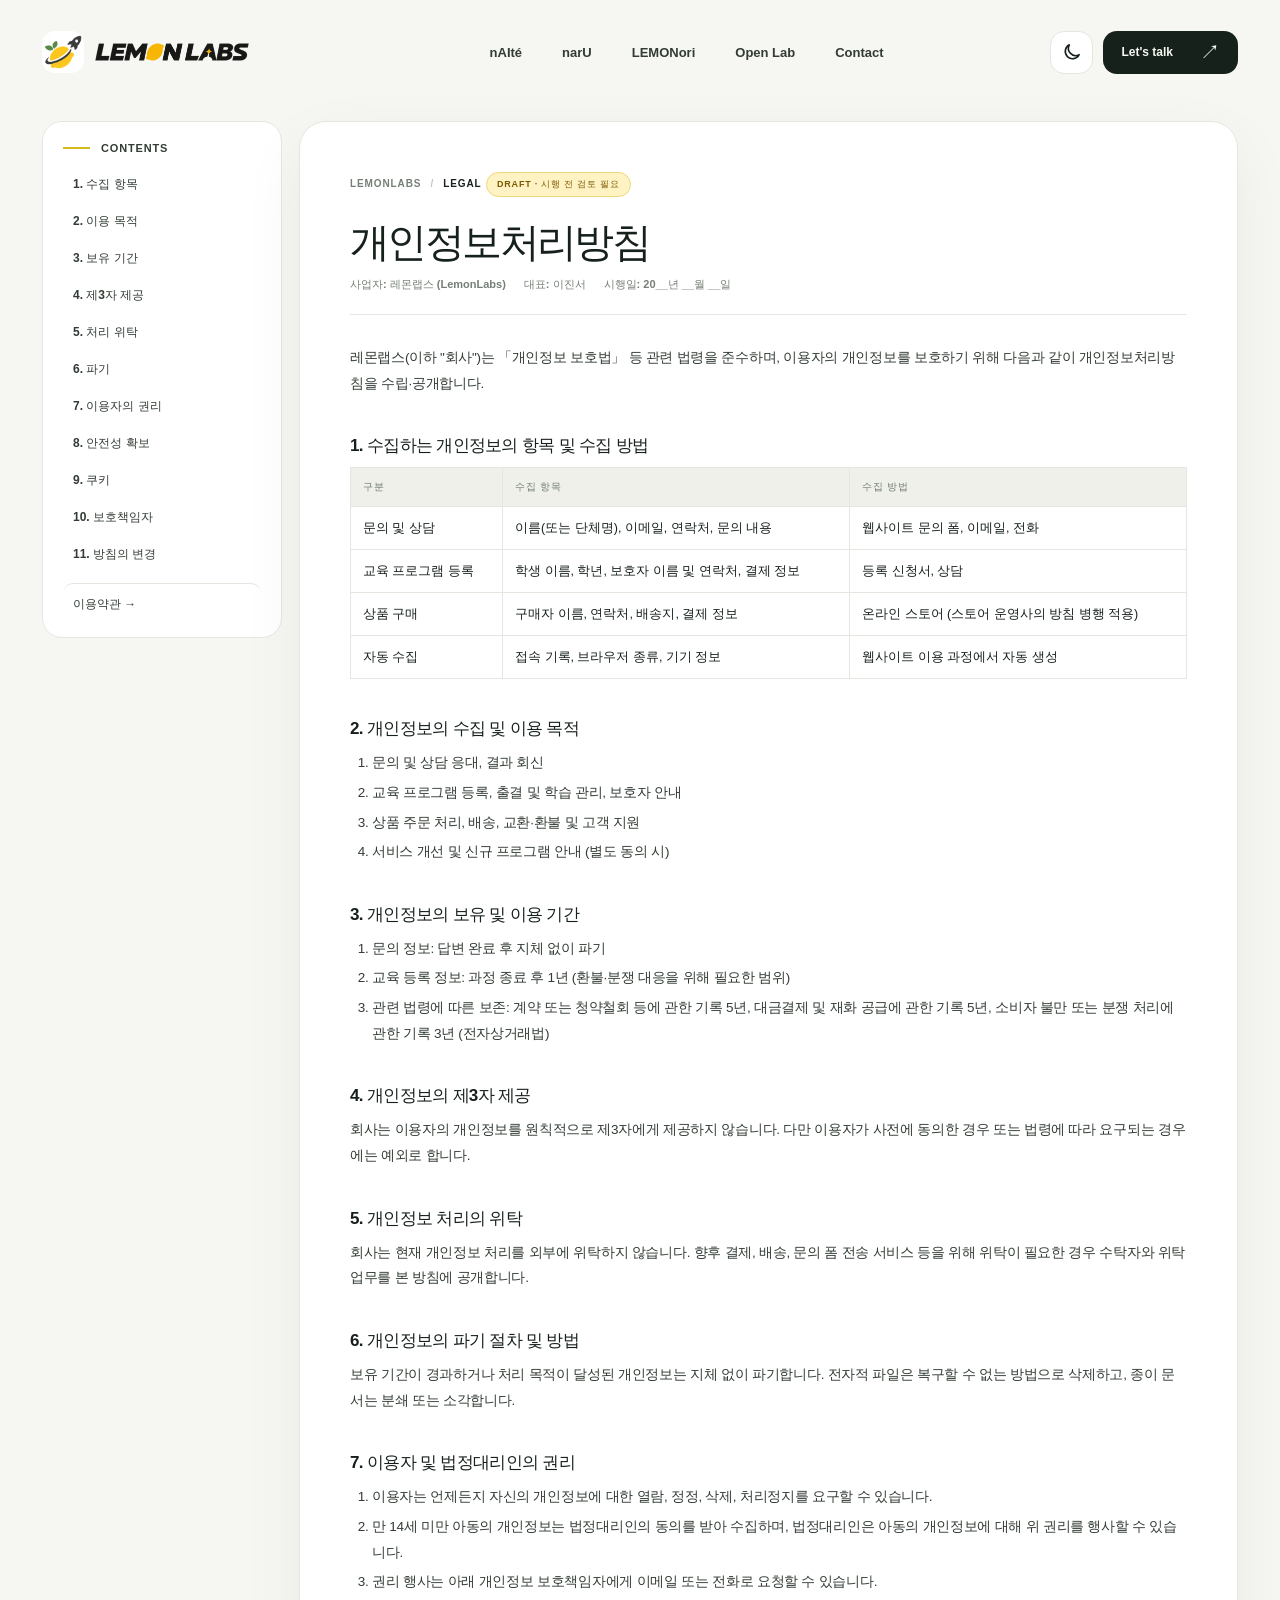
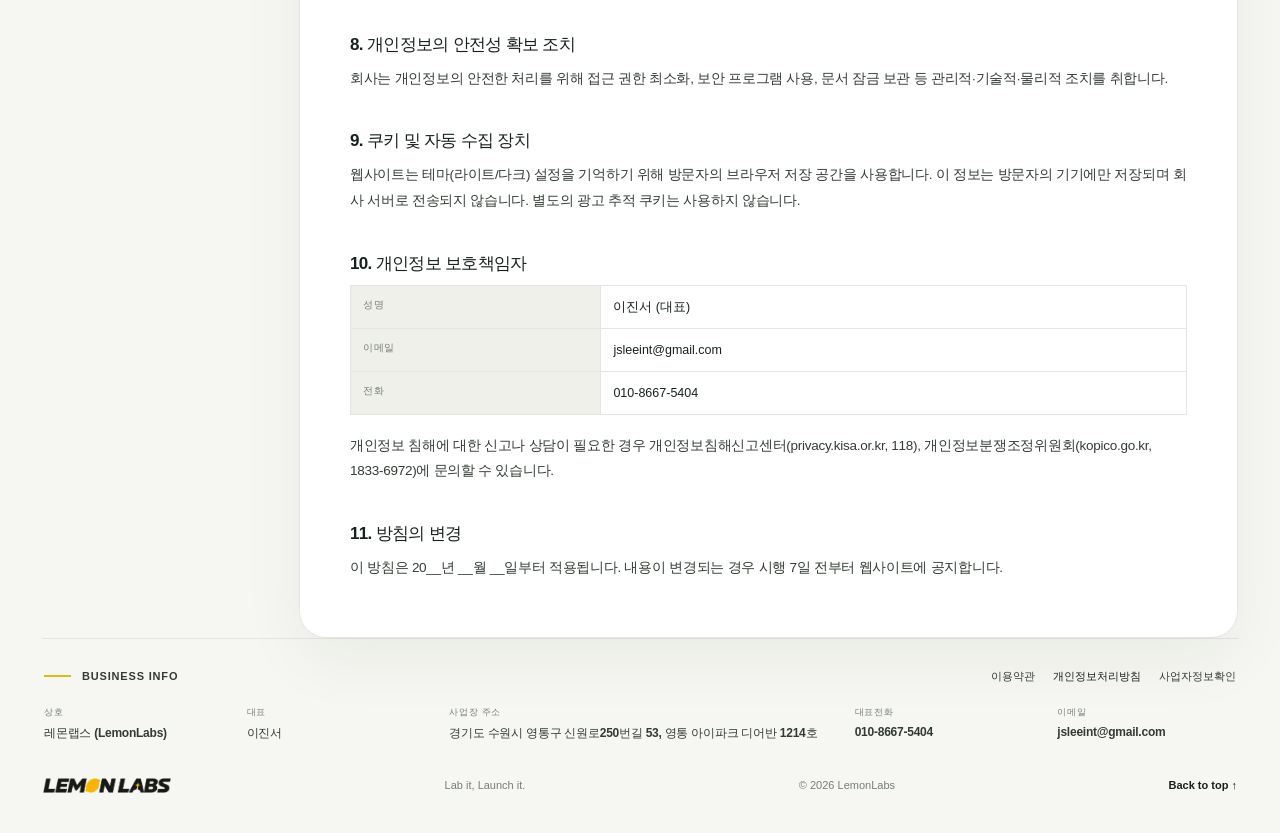
<file: legal/privacy.html>
<!doctype html>
<html lang="ko">
<head>
  <meta charset="UTF-8">
  <meta name="viewport" content="width=device-width, initial-scale=1">
  <meta name="description" content="레몬랩스 개인정보처리방침.">
  <meta name="theme-color" content="#f6f7f2">
  <title>개인정보처리방침 | LemonLabs</title>
  <link rel="canonical" href="https://www.lemonlabs.co.kr/legal/privacy.html">
  <meta property="og:type" content="website">
  <meta property="og:site_name" content="LemonLabs">
  <meta property="og:title" content="개인정보처리방침 | LemonLabs">
  <meta property="og:description" content="레몬랩스 개인정보처리방침.">
  <meta property="og:url" content="https://www.lemonlabs.co.kr/legal/privacy.html">
  <meta property="og:image" content="https://www.lemonlabs.co.kr/assets/lemon-mark.png">
  <link rel="icon" href="../assets/lemon-mark.png" type="image/png">
  <link rel="stylesheet" href="../style.css">
  <link rel="stylesheet" href="../pages.css">
  <script src="../config.js"></script>
  <script src="../script.js" defer></script>
</head>
<body data-brand="legal">
  <a class="skip-link" href="#main">본문 바로가기</a>
  <div class="page-shell" id="top">
    <header class="site-header">
      <a class="brand" href="../" aria-label="레몬랩스 홈으로">
        <img src="../assets/lemon-mark.png" alt="" width="42" height="42">
        <img class="brand-wordmark wordmark-light" src="../assets/lemon-wordmark.png" alt="" height="18"><img class="brand-wordmark wordmark-dark" src="../assets/lemon-wordmark-dark.png" alt="" height="18">
      </a>

      <nav class="desktop-nav" aria-label="주 메뉴">
        <a href="../naite/">nAIté</a>
        <a href="../naru/">narU</a>
        <a href="../lemonori/">LEMONori</a>
        <a href="../lab/">Open Lab</a>
        <a href="../contact/">Contact</a>
      </nav>

      <div class="header-actions">
        <button class="icon-button theme-toggle" type="button" aria-label="다크 모드 켜기" title="테마 전환">
          <svg class="moon-icon" viewBox="0 0 24 24" fill="none" stroke="currentColor" stroke-width="1.9" aria-hidden="true"><path d="M20.6 15.2A8.7 8.7 0 0 1 8.8 3.4a8.8 8.8 0 1 0 11.8 11.8Z" stroke-linejoin="round"/></svg>
          <svg class="sun-icon" viewBox="0 0 24 24" fill="none" stroke="currentColor" stroke-width="1.9" aria-hidden="true"><circle cx="12" cy="12" r="3.8"/><path stroke-linecap="round" d="M12 2v2m0 16v2M4.9 4.9l1.5 1.5m11.2 11.2 1.5 1.5M2 12h2m16 0h2M4.9 19.1l1.5-1.5M17.6 6.4l1.5-1.5"/></svg>
        </button>
        <a class="header-cta" href="../contact/">Let's talk <span aria-hidden="true">↗︎</span></a>
        <button class="icon-button menu-toggle" type="button" aria-expanded="false" aria-controls="mobile-nav" aria-label="메뉴 열기">
          <svg viewBox="0 0 24 24" fill="none" stroke="currentColor" stroke-width="1.9" stroke-linecap="round" aria-hidden="true"><path d="M4 7h16M4 12h16M4 17h16"/></svg>
        </button>
      </div>
    </header>

    <nav class="mobile-nav" id="mobile-nav" aria-label="모바일 메뉴" hidden>
        <a href="../">Home <span>↗︎</span></a>
        <a href="../naite/">nAIté <span>↗︎</span></a>
        <a href="../naru/">narU <span>↗︎</span></a>
        <a href="../lemonori/">LEMONori <span>↗︎</span></a>
        <a href="../lab/">Open Lab <span>↗︎</span></a>
        <a href="../contact/">Contact <span>↗︎</span></a>
    </nav>

    <main id="main">
      <section class="legal-wrap" aria-label="개인정보처리방침">
        <aside class="legal-toc reveal"><span class="section-kicker"><span class="kicker-line"></span> CONTENTS</span><a href="#p1">1. 수집 항목</a><a href="#p2">2. 이용 목적</a><a href="#p3">3. 보유 기간</a><a href="#p4">4. 제3자 제공</a><a href="#p5">5. 처리 위탁</a><a href="#p6">6. 파기</a><a href="#p7">7. 이용자의 권리</a><a href="#p8">8. 안전성 확보</a><a href="#p9">9. 쿠키</a><a href="#p10">10. 보호책임자</a><a href="#p11">11. 방침의 변경</a><a href="terms.html" style="margin-top:8px;border-top:1px solid var(--border);padding-top:12px">이용약관 →</a></aside>
        <article class="legal-doc reveal">
          <nav class="crumb" aria-label="현재 위치"><a href="../">LEMONLABS</a><span class="crumb-sep" aria-hidden="true">/</span><strong>LEGAL</strong></nav>
          <span class="draft-badge">DRAFT · 시행 전 검토 필요</span>
          <h1>개인정보처리방침</h1>
          <div class="doc-meta"><span>사업자: 레몬랩스 (LemonLabs)</span><span>대표: 이진서</span><span>시행일: 20__년 __월 __일</span></div>

          <p>레몬랩스(이하 "회사")는 「개인정보 보호법」 등 관련 법령을 준수하며, 이용자의 개인정보를 보호하기 위해 다음과 같이 개인정보처리방침을 수립·공개합니다.</p>
          <h2 id="p1">1. 수집하는 개인정보의 항목 및 수집 방법</h2>
          <table>
            <thead><tr><th>구분</th><th>수집 항목</th><th>수집 방법</th></tr></thead>
            <tbody>
              <tr><td>문의 및 상담</td><td>이름(또는 단체명), 이메일, 연락처, 문의 내용</td><td>웹사이트 문의 폼, 이메일, 전화</td></tr>
              <tr><td>교육 프로그램 등록</td><td>학생 이름, 학년, 보호자 이름 및 연락처, 결제 정보</td><td>등록 신청서, 상담</td></tr>
              <tr><td>상품 구매</td><td>구매자 이름, 연락처, 배송지, 결제 정보</td><td>온라인 스토어 (스토어 운영사의 방침 병행 적용)</td></tr>
              <tr><td>자동 수집</td><td>접속 기록, 브라우저 종류, 기기 정보</td><td>웹사이트 이용 과정에서 자동 생성</td></tr>
            </tbody>
          </table>
          <h2 id="p2">2. 개인정보의 수집 및 이용 목적</h2>
          <ol>
            <li>문의 및 상담 응대, 결과 회신</li>
            <li>교육 프로그램 등록, 출결 및 학습 관리, 보호자 안내</li>
            <li>상품 주문 처리, 배송, 교환·환불 및 고객 지원</li>
            <li>서비스 개선 및 신규 프로그램 안내 (별도 동의 시)</li>
          </ol>
          <h2 id="p3">3. 개인정보의 보유 및 이용 기간</h2>
          <ol>
            <li>문의 정보: 답변 완료 후 지체 없이 파기</li>
            <li>교육 등록 정보: 과정 종료 후 1년 (환불·분쟁 대응을 위해 필요한 범위)</li>
            <li>관련 법령에 따른 보존: 계약 또는 청약철회 등에 관한 기록 5년, 대금결제 및 재화 공급에 관한 기록 5년, 소비자 불만 또는 분쟁 처리에 관한 기록 3년 (전자상거래법)</li>
          </ol>
          <h2 id="p4">4. 개인정보의 제3자 제공</h2>
          <p>회사는 이용자의 개인정보를 원칙적으로 제3자에게 제공하지 않습니다. 다만 이용자가 사전에 동의한 경우 또는 법령에 따라 요구되는 경우에는 예외로 합니다.</p>
          <h2 id="p5">5. 개인정보 처리의 위탁</h2>
          <p>회사는 현재 개인정보 처리를 외부에 위탁하지 않습니다. 향후 결제, 배송, 문의 폼 전송 서비스 등을 위해 위탁이 필요한 경우 수탁자와 위탁 업무를 본 방침에 공개합니다.</p>
          <h2 id="p6">6. 개인정보의 파기 절차 및 방법</h2>
          <p>보유 기간이 경과하거나 처리 목적이 달성된 개인정보는 지체 없이 파기합니다. 전자적 파일은 복구할 수 없는 방법으로 삭제하고, 종이 문서는 분쇄 또는 소각합니다.</p>
          <h2 id="p7">7. 이용자 및 법정대리인의 권리</h2>
          <ol>
            <li>이용자는 언제든지 자신의 개인정보에 대한 열람, 정정, 삭제, 처리정지를 요구할 수 있습니다.</li>
            <li>만 14세 미만 아동의 개인정보는 법정대리인의 동의를 받아 수집하며, 법정대리인은 아동의 개인정보에 대해 위 권리를 행사할 수 있습니다.</li>
            <li>권리 행사는 아래 개인정보 보호책임자에게 이메일 또는 전화로 요청할 수 있습니다.</li>
          </ol>
          <h2 id="p8">8. 개인정보의 안전성 확보 조치</h2>
          <p>회사는 개인정보의 안전한 처리를 위해 접근 권한 최소화, 보안 프로그램 사용, 문서 잠금 보관 등 관리적·기술적·물리적 조치를 취합니다.</p>
          <h2 id="p9">9. 쿠키 및 자동 수집 장치</h2>
          <p>웹사이트는 테마(라이트/다크) 설정을 기억하기 위해 방문자의 브라우저 저장 공간을 사용합니다. 이 정보는 방문자의 기기에만 저장되며 회사 서버로 전송되지 않습니다. 별도의 광고 추적 쿠키는 사용하지 않습니다.</p>
          <h2 id="p10">10. 개인정보 보호책임자</h2>
          <table>
            <tbody>
              <tr><th>성명</th><td>이진서 (대표)</td></tr>
              <tr><th>이메일</th><td><a href="mailto:jsleeint@gmail.com">jsleeint@gmail.com</a></td></tr>
              <tr><th>전화</th><td>010-8667-5404</td></tr>
            </tbody>
          </table>
          <p>개인정보 침해에 대한 신고나 상담이 필요한 경우 개인정보침해신고센터(privacy.kisa.or.kr, 118), 개인정보분쟁조정위원회(kopico.go.kr, 1833-6972)에 문의할 수 있습니다.</p>
          <h2 id="p11">11. 방침의 변경</h2>
          <p>이 방침은 20__년 __월 __일부터 적용됩니다. 내용이 변경되는 경우 시행 7일 전부터 웹사이트에 공지합니다.</p>
        </article>
      </section>

    </main>

    <section class="biz-info" aria-label="사업자 정보">
      <div class="biz-head">
        <span class="section-kicker"><span class="kicker-line"></span> BUSINESS INFO</span>
        <nav class="biz-links" aria-label="약관 및 정책">
          <a href="../legal/terms.html">이용약관</a>
          <a href="../legal/privacy.html"><strong>개인정보처리방침</strong></a>
          <a href="#" aria-disabled="true" title="사업자등록번호 확정 후 연결">사업자정보확인</a>
        </nav>
      </div>
      <dl class="biz-grid">
      <!-- 보류 항목(요청 시 다시 추가): 사업자등록번호 / 통신판매업신고 / 개인정보보호책임자 -->
        <div><dt>상호</dt><dd>레몬랩스 (LemonLabs)</dd></div>
        <div><dt>대표</dt><dd>이진서</dd></div>
        <div class="biz-wide"><dt>사업장 주소</dt><dd>경기도 수원시 영통구 신원로250번길 53, 영통 아이파크 디어반 1214호</dd></div>
        <div><dt>대표전화</dt><dd><a href="tel:010-8667-5404">010-8667-5404</a></dd></div>
        <div><dt>이메일</dt><dd><a href="mailto:jsleeint@gmail.com">jsleeint@gmail.com</a></dd></div>
      </dl>
    </section>

    <footer class="site-footer"><a class="footer-brand" href="../" aria-label="레몬랩스 홈으로"><img class="footer-wordmark wordmark-light" src="../assets/lemon-wordmark.png" alt="" height="15"><img class="footer-wordmark wordmark-dark" src="../assets/lemon-wordmark-dark.png" alt="" height="15"></a><span>Lab it, Launch it.</span><span>© <span id="year">2026</span> LemonLabs</span><a href="#top" class="back-top">Back to top ↑︎</a></footer>
  </div>

  <dialog class="info-dialog" id="pending-dialog" aria-labelledby="pending-dialog-title">
    <div class="dialog-inner"><button class="dialog-close" type="button" aria-label="닫기">✕</button><span class="dialog-kicker">COMING SOON</span><h2 id="pending-dialog-title">준비 중입니다.</h2><p><strong id="pending-dialog-label"></strong> 링크는 아직 연결되지 않았습니다. 오픈 소식은 아래 연락처로 문의해 주시면 가장 먼저 알려드릴게요.</p><div class="dialog-meta"><span>CONTACT</span><strong><a href="mailto:jsleeint@gmail.com">jsleeint@gmail.com</a> · <a href="tel:010-8667-5404">010-8667-5404</a></strong></div><button class="dialog-confirm" type="button">확인 <span>↗︎</span></button></div>
  </dialog>
</body>
</html>
</file>
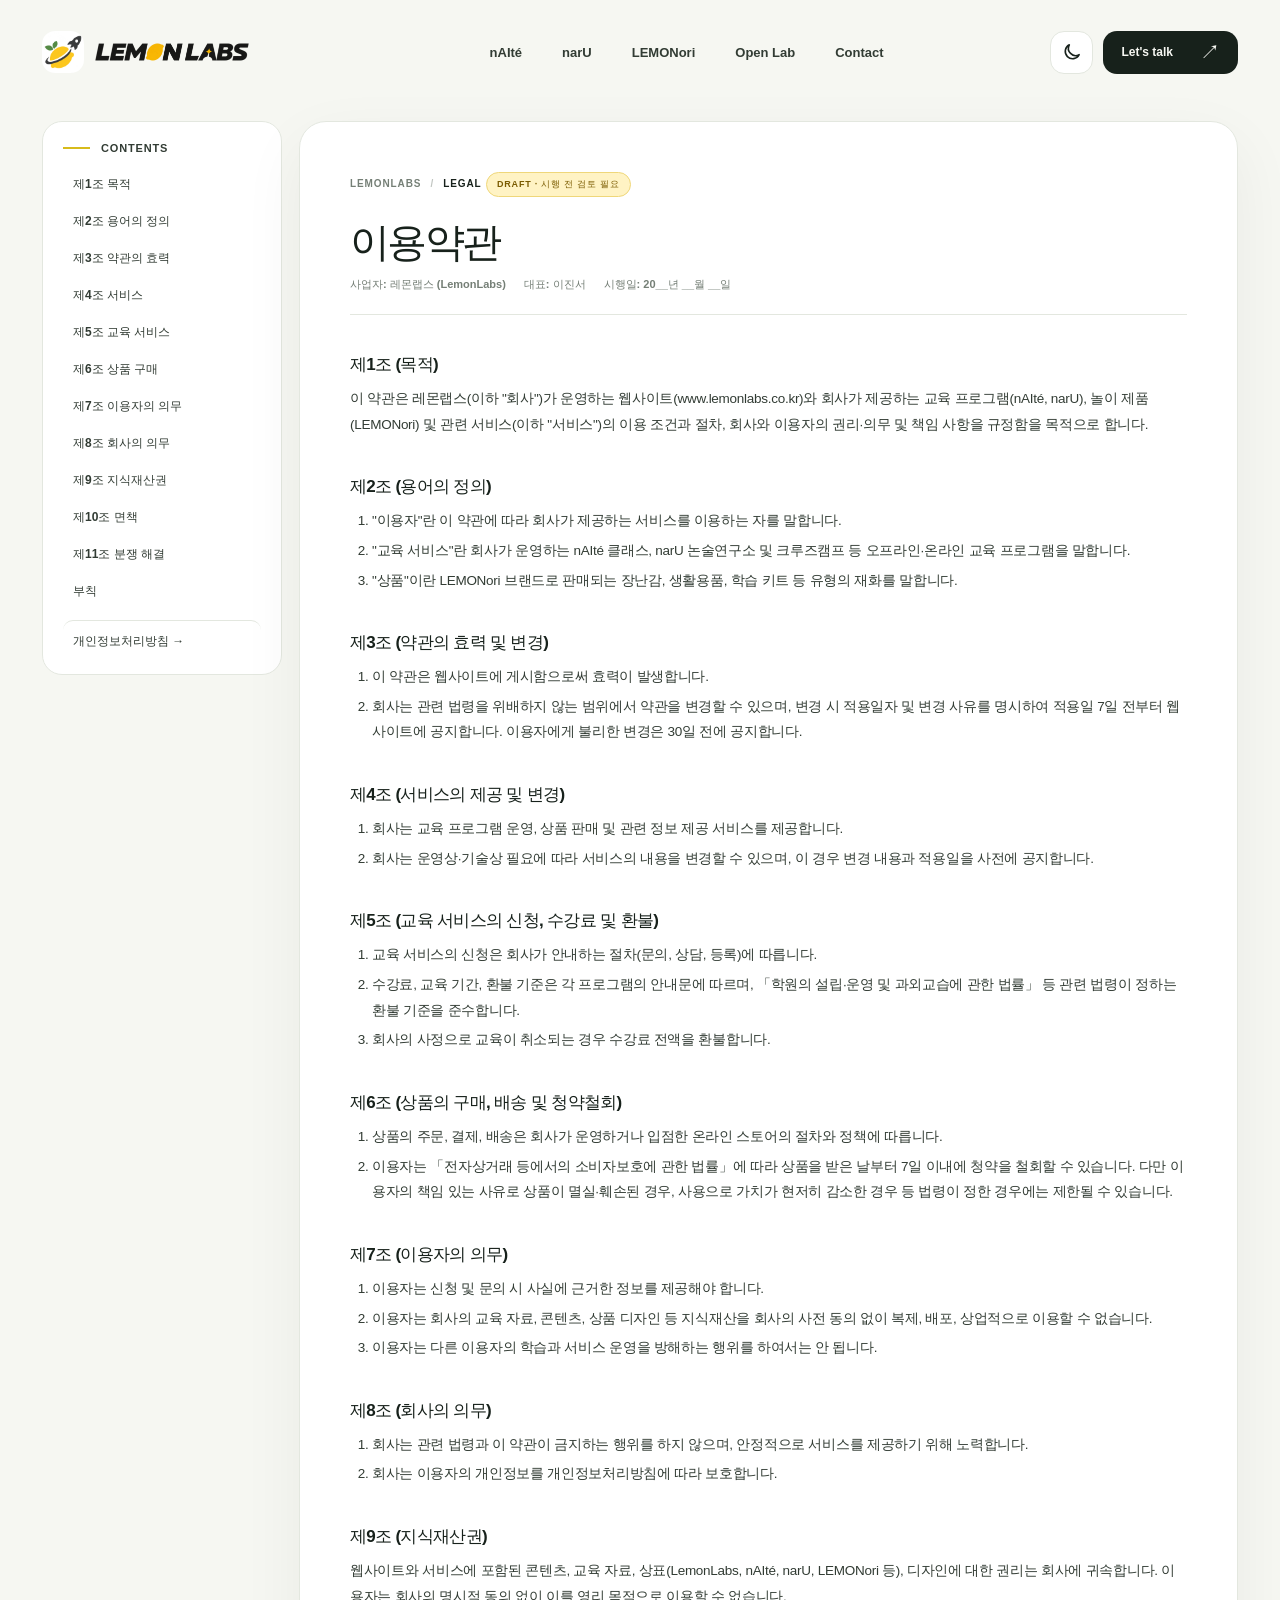
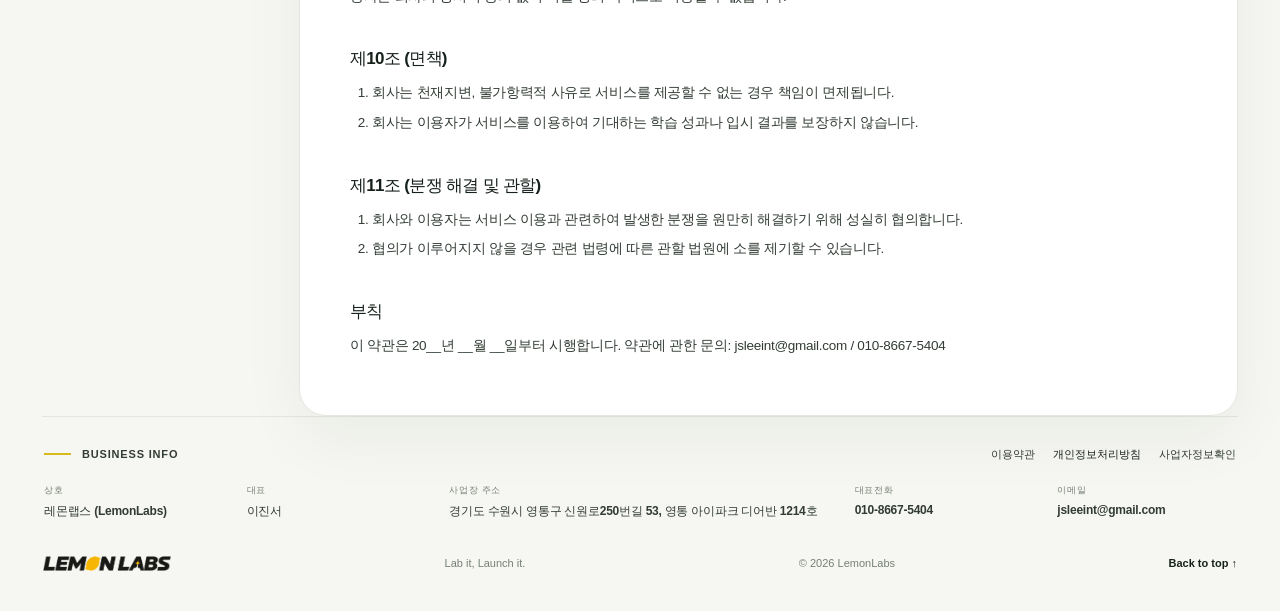
<file: legal/terms.html>
<!doctype html>
<html lang="ko">
<head>
  <meta charset="UTF-8">
  <meta name="viewport" content="width=device-width, initial-scale=1">
  <meta name="description" content="레몬랩스 웹사이트 및 서비스 이용약관.">
  <meta name="theme-color" content="#f6f7f2">
  <title>이용약관 | LemonLabs</title>
  <link rel="canonical" href="https://www.lemonlabs.co.kr/legal/terms.html">
  <meta property="og:type" content="website">
  <meta property="og:site_name" content="LemonLabs">
  <meta property="og:title" content="이용약관 | LemonLabs">
  <meta property="og:description" content="레몬랩스 웹사이트 및 서비스 이용약관.">
  <meta property="og:url" content="https://www.lemonlabs.co.kr/legal/terms.html">
  <meta property="og:image" content="https://www.lemonlabs.co.kr/assets/lemon-mark.png">
  <link rel="icon" href="../assets/lemon-mark.png" type="image/png">
  <link rel="stylesheet" href="../style.css">
  <link rel="stylesheet" href="../pages.css">
  <script src="../config.js"></script>
  <script src="../script.js" defer></script>
</head>
<body data-brand="legal">
  <a class="skip-link" href="#main">본문 바로가기</a>
  <div class="page-shell" id="top">
    <header class="site-header">
      <a class="brand" href="../" aria-label="레몬랩스 홈으로">
        <img src="../assets/lemon-mark.png" alt="" width="42" height="42">
        <img class="brand-wordmark wordmark-light" src="../assets/lemon-wordmark.png" alt="" height="18"><img class="brand-wordmark wordmark-dark" src="../assets/lemon-wordmark-dark.png" alt="" height="18">
      </a>

      <nav class="desktop-nav" aria-label="주 메뉴">
        <a href="../naite/">nAIté</a>
        <a href="../naru/">narU</a>
        <a href="../lemonori/">LEMONori</a>
        <a href="../lab/">Open Lab</a>
        <a href="../contact/">Contact</a>
      </nav>

      <div class="header-actions">
        <button class="icon-button theme-toggle" type="button" aria-label="다크 모드 켜기" title="테마 전환">
          <svg class="moon-icon" viewBox="0 0 24 24" fill="none" stroke="currentColor" stroke-width="1.9" aria-hidden="true"><path d="M20.6 15.2A8.7 8.7 0 0 1 8.8 3.4a8.8 8.8 0 1 0 11.8 11.8Z" stroke-linejoin="round"/></svg>
          <svg class="sun-icon" viewBox="0 0 24 24" fill="none" stroke="currentColor" stroke-width="1.9" aria-hidden="true"><circle cx="12" cy="12" r="3.8"/><path stroke-linecap="round" d="M12 2v2m0 16v2M4.9 4.9l1.5 1.5m11.2 11.2 1.5 1.5M2 12h2m16 0h2M4.9 19.1l1.5-1.5M17.6 6.4l1.5-1.5"/></svg>
        </button>
        <a class="header-cta" href="../contact/">Let's talk <span aria-hidden="true">↗︎</span></a>
        <button class="icon-button menu-toggle" type="button" aria-expanded="false" aria-controls="mobile-nav" aria-label="메뉴 열기">
          <svg viewBox="0 0 24 24" fill="none" stroke="currentColor" stroke-width="1.9" stroke-linecap="round" aria-hidden="true"><path d="M4 7h16M4 12h16M4 17h16"/></svg>
        </button>
      </div>
    </header>

    <nav class="mobile-nav" id="mobile-nav" aria-label="모바일 메뉴" hidden>
        <a href="../">Home <span>↗︎</span></a>
        <a href="../naite/">nAIté <span>↗︎</span></a>
        <a href="../naru/">narU <span>↗︎</span></a>
        <a href="../lemonori/">LEMONori <span>↗︎</span></a>
        <a href="../lab/">Open Lab <span>↗︎</span></a>
        <a href="../contact/">Contact <span>↗︎</span></a>
    </nav>

    <main id="main">
      <section class="legal-wrap" aria-label="이용약관">
        <aside class="legal-toc reveal"><span class="section-kicker"><span class="kicker-line"></span> CONTENTS</span><a href="#t1">제1조 목적</a><a href="#t2">제2조 용어의 정의</a><a href="#t3">제3조 약관의 효력</a><a href="#t4">제4조 서비스</a><a href="#t5">제5조 교육 서비스</a><a href="#t6">제6조 상품 구매</a><a href="#t7">제7조 이용자의 의무</a><a href="#t8">제8조 회사의 의무</a><a href="#t9">제9조 지식재산권</a><a href="#t10">제10조 면책</a><a href="#t11">제11조 분쟁 해결</a><a href="#t12">부칙</a><a href="privacy.html" style="margin-top:8px;border-top:1px solid var(--border);padding-top:12px">개인정보처리방침 →</a></aside>
        <article class="legal-doc reveal">
          <nav class="crumb" aria-label="현재 위치"><a href="../">LEMONLABS</a><span class="crumb-sep" aria-hidden="true">/</span><strong>LEGAL</strong></nav>
          <span class="draft-badge">DRAFT · 시행 전 검토 필요</span>
          <h1>이용약관</h1>
          <div class="doc-meta"><span>사업자: 레몬랩스 (LemonLabs)</span><span>대표: 이진서</span><span>시행일: 20__년 __월 __일</span></div>

          <h2 id="t1">제1조 (목적)</h2>
          <p>이 약관은 레몬랩스(이하 "회사")가 운영하는 웹사이트(www.lemonlabs.co.kr)와 회사가 제공하는 교육 프로그램(nAIté, narU), 놀이 제품(LEMONori) 및 관련 서비스(이하 "서비스")의 이용 조건과 절차, 회사와 이용자의 권리·의무 및 책임 사항을 규정함을 목적으로 합니다.</p>
          <h2 id="t2">제2조 (용어의 정의)</h2>
          <ol>
            <li>"이용자"란 이 약관에 따라 회사가 제공하는 서비스를 이용하는 자를 말합니다.</li>
            <li>"교육 서비스"란 회사가 운영하는 nAIté 클래스, narU 논술연구소 및 크루즈캠프 등 오프라인·온라인 교육 프로그램을 말합니다.</li>
            <li>"상품"이란 LEMONori 브랜드로 판매되는 장난감, 생활용품, 학습 키트 등 유형의 재화를 말합니다.</li>
          </ol>
          <h2 id="t3">제3조 (약관의 효력 및 변경)</h2>
          <ol>
            <li>이 약관은 웹사이트에 게시함으로써 효력이 발생합니다.</li>
            <li>회사는 관련 법령을 위배하지 않는 범위에서 약관을 변경할 수 있으며, 변경 시 적용일자 및 변경 사유를 명시하여 적용일 7일 전부터 웹사이트에 공지합니다. 이용자에게 불리한 변경은 30일 전에 공지합니다.</li>
          </ol>
          <h2 id="t4">제4조 (서비스의 제공 및 변경)</h2>
          <ol>
            <li>회사는 교육 프로그램 운영, 상품 판매 및 관련 정보 제공 서비스를 제공합니다.</li>
            <li>회사는 운영상·기술상 필요에 따라 서비스의 내용을 변경할 수 있으며, 이 경우 변경 내용과 적용일을 사전에 공지합니다.</li>
          </ol>
          <h2 id="t5">제5조 (교육 서비스의 신청, 수강료 및 환불)</h2>
          <ol>
            <li>교육 서비스의 신청은 회사가 안내하는 절차(문의, 상담, 등록)에 따릅니다.</li>
            <li>수강료, 교육 기간, 환불 기준은 각 프로그램의 안내문에 따르며, 「학원의 설립·운영 및 과외교습에 관한 법률」 등 관련 법령이 정하는 환불 기준을 준수합니다.</li>
            <li>회사의 사정으로 교육이 취소되는 경우 수강료 전액을 환불합니다.</li>
          </ol>
          <h2 id="t6">제6조 (상품의 구매, 배송 및 청약철회)</h2>
          <ol>
            <li>상품의 주문, 결제, 배송은 회사가 운영하거나 입점한 온라인 스토어의 절차와 정책에 따릅니다.</li>
            <li>이용자는 「전자상거래 등에서의 소비자보호에 관한 법률」에 따라 상품을 받은 날부터 7일 이내에 청약을 철회할 수 있습니다. 다만 이용자의 책임 있는 사유로 상품이 멸실·훼손된 경우, 사용으로 가치가 현저히 감소한 경우 등 법령이 정한 경우에는 제한될 수 있습니다.</li>
          </ol>
          <h2 id="t7">제7조 (이용자의 의무)</h2>
          <ol>
            <li>이용자는 신청 및 문의 시 사실에 근거한 정보를 제공해야 합니다.</li>
            <li>이용자는 회사의 교육 자료, 콘텐츠, 상품 디자인 등 지식재산을 회사의 사전 동의 없이 복제, 배포, 상업적으로 이용할 수 없습니다.</li>
            <li>이용자는 다른 이용자의 학습과 서비스 운영을 방해하는 행위를 하여서는 안 됩니다.</li>
          </ol>
          <h2 id="t8">제8조 (회사의 의무)</h2>
          <ol>
            <li>회사는 관련 법령과 이 약관이 금지하는 행위를 하지 않으며, 안정적으로 서비스를 제공하기 위해 노력합니다.</li>
            <li>회사는 이용자의 개인정보를 개인정보처리방침에 따라 보호합니다.</li>
          </ol>
          <h2 id="t9">제9조 (지식재산권)</h2>
          <p>웹사이트와 서비스에 포함된 콘텐츠, 교육 자료, 상표(LemonLabs, nAIté, narU, LEMONori 등), 디자인에 대한 권리는 회사에 귀속합니다. 이용자는 회사의 명시적 동의 없이 이를 영리 목적으로 이용할 수 없습니다.</p>
          <h2 id="t10">제10조 (면책)</h2>
          <ol>
            <li>회사는 천재지변, 불가항력적 사유로 서비스를 제공할 수 없는 경우 책임이 면제됩니다.</li>
            <li>회사는 이용자가 서비스를 이용하여 기대하는 학습 성과나 입시 결과를 보장하지 않습니다.</li>
          </ol>
          <h2 id="t11">제11조 (분쟁 해결 및 관할)</h2>
          <ol>
            <li>회사와 이용자는 서비스 이용과 관련하여 발생한 분쟁을 원만히 해결하기 위해 성실히 협의합니다.</li>
            <li>협의가 이루어지지 않을 경우 관련 법령에 따른 관할 법원에 소를 제기할 수 있습니다.</li>
          </ol>
          <h2 id="t12">부칙</h2>
          <p>이 약관은 20__년 __월 __일부터 시행합니다. 약관에 관한 문의: <a href="mailto:jsleeint@gmail.com">jsleeint@gmail.com</a> / 010-8667-5404</p>
        </article>
      </section>

    </main>

    <section class="biz-info" aria-label="사업자 정보">
      <div class="biz-head">
        <span class="section-kicker"><span class="kicker-line"></span> BUSINESS INFO</span>
        <nav class="biz-links" aria-label="약관 및 정책">
          <a href="../legal/terms.html">이용약관</a>
          <a href="../legal/privacy.html"><strong>개인정보처리방침</strong></a>
          <a href="#" aria-disabled="true" title="사업자등록번호 확정 후 연결">사업자정보확인</a>
        </nav>
      </div>
      <dl class="biz-grid">
      <!-- 보류 항목(요청 시 다시 추가): 사업자등록번호 / 통신판매업신고 / 개인정보보호책임자 -->
        <div><dt>상호</dt><dd>레몬랩스 (LemonLabs)</dd></div>
        <div><dt>대표</dt><dd>이진서</dd></div>
        <div class="biz-wide"><dt>사업장 주소</dt><dd>경기도 수원시 영통구 신원로250번길 53, 영통 아이파크 디어반 1214호</dd></div>
        <div><dt>대표전화</dt><dd><a href="tel:010-8667-5404">010-8667-5404</a></dd></div>
        <div><dt>이메일</dt><dd><a href="mailto:jsleeint@gmail.com">jsleeint@gmail.com</a></dd></div>
      </dl>
    </section>

    <footer class="site-footer"><a class="footer-brand" href="../" aria-label="레몬랩스 홈으로"><img class="footer-wordmark wordmark-light" src="../assets/lemon-wordmark.png" alt="" height="15"><img class="footer-wordmark wordmark-dark" src="../assets/lemon-wordmark-dark.png" alt="" height="15"></a><span>Lab it, Launch it.</span><span>© <span id="year">2026</span> LemonLabs</span><a href="#top" class="back-top">Back to top ↑︎</a></footer>
  </div>

  <dialog class="info-dialog" id="pending-dialog" aria-labelledby="pending-dialog-title">
    <div class="dialog-inner"><button class="dialog-close" type="button" aria-label="닫기">✕</button><span class="dialog-kicker">COMING SOON</span><h2 id="pending-dialog-title">준비 중입니다.</h2><p><strong id="pending-dialog-label"></strong> 링크는 아직 연결되지 않았습니다. 오픈 소식은 아래 연락처로 문의해 주시면 가장 먼저 알려드릴게요.</p><div class="dialog-meta"><span>CONTACT</span><strong><a href="mailto:jsleeint@gmail.com">jsleeint@gmail.com</a> · <a href="tel:010-8667-5404">010-8667-5404</a></strong></div><button class="dialog-confirm" type="button">확인 <span>↗︎</span></button></div>
  </dialog>
</body>
</html>
</file>
<file: style.css>
/*
 * LEMONLABS // Bento landing page
 * Edit these variables to change the brand palette globally.
 * Primary yellow: #F8E548 (design proposal, not an official color specification)
 */
:root {
  color-scheme: light;
  --page: #f6f7f2;
  --tile: #ffffff;
  --ink: #17211b;
  --ink-soft: #323c34;
  --muted: #757f76;
  --border: #e3e7df;
  --accent: #f8e548;
  --soft: #eef0e9;
  --shadow: 0 22px 65px rgba(20, 31, 23, .055);
  --radius: 27px;
  font-synthesis: none;
}
:root[data-theme="dark"] {
  color-scheme: dark;
  --page: #131813;
  --tile: #202820;
  --ink: #f4f6ec;
  --ink-soft: #d6dfd1;
  --muted: #acbaaa;
  --border: #394338;
  --soft: #253025;
  --shadow: 0 22px 65px rgba(0, 0, 0, .15);
}
*, *::before, *::after { box-sizing: border-box; }
html { scroll-behavior: smooth; scroll-padding-top: 96px; }
body { margin: 0; min-width: 320px; background: var(--page); color: var(--ink); font-family: "Pretendard Variable", "Pretendard", "Noto Sans KR", "Apple SD Gothic Neo", "Malgun Gothic", sans-serif; -webkit-font-smoothing: antialiased; transition: background .28s ease, color .28s ease; }
a { color: inherit; text-decoration: none; }
button { font: inherit; cursor: pointer; }
button, a { -webkit-tap-highlight-color: transparent; }
button:focus-visible, a:focus-visible { outline: 3px solid #5193ea; outline-offset: 4px; }
::selection { background: var(--accent); color: #111; }
[hidden] { display: none !important; }
.skip-link { position: fixed; z-index: 300; top: 10px; left: 10px; transform: translateY(-150%); border-radius: 12px; padding: 12px 17px; background: #111; color: #fff; }
.skip-link:focus { transform: none; }
.page-shell { max-width: 1310px; margin: auto; padding: 0 42px; }

/* Header */
.site-header { height: 104px; display: flex; align-items: center; justify-content: space-between; gap: 24px; }
.brand { display: flex; align-items: center; gap: 11px; font-size: 21px; font-weight: 900; letter-spacing: -.065em; white-space: nowrap; }
.brand img { display: block; border-radius: 13px; }
.brand-light { font-weight: 500; }
.brand .brand-wordmark { height: 18px; width: auto; border-radius: 0; }
.wordmark-dark, .brand .wordmark-dark { display: none; }
:root[data-theme="dark"] .wordmark-dark, :root[data-theme="dark"] .brand .wordmark-dark { display: block; }
:root[data-theme="dark"] .wordmark-light, :root[data-theme="dark"] .brand .wordmark-light { display: none; }
.brand-dot, .footer-brand span { color: #e5c900; }
.desktop-nav { display: flex; align-items: center; gap: 40px; margin-left: 74px; }
.desktop-nav a { color: var(--ink-soft); font-size: 13px; font-weight: 650; transition: opacity .2s; }
.desktop-nav a:hover { opacity: .48; }
.header-actions { display: flex; align-items: center; gap: 10px; }
.icon-button { width: 43px; height: 43px; padding: 10px; border: 1px solid var(--border); border-radius: 14px; background: var(--tile); color: var(--ink); display: inline-flex; align-items: center; justify-content: center; transition: transform .2s, background .2s; }
.icon-button:hover { transform: translateY(-2px); }
.icon-button svg { width: 20px; height: 20px; }
.sun-icon { display: none; }
:root[data-theme="dark"] .sun-icon { display: block; }
:root[data-theme="dark"] .moon-icon { display: none; }
.header-cta { height: 43px; border-radius: 14px; background: var(--ink); color: var(--page); display: inline-flex; align-items: center; justify-content: center; gap: 27px; font-size: 12px; font-weight: 750; padding: 0 18px; transition: transform .2s; }
.header-cta:hover { transform: translateY(-2px); }
.header-cta span { font-size: 20px; font-weight: 400; }
.menu-toggle { display: none; }
.mobile-nav { padding: 10px 15px 20px; margin: -7px 0 14px; border-radius: 20px; border: 1px solid var(--border); background: var(--tile); box-shadow: var(--shadow); }
.mobile-nav a { display: flex; justify-content: space-between; padding: 13px 8px; font-weight: 800; border-bottom: 1px solid var(--border); }
.mobile-nav a:last-child { border-bottom: 0; }

/* Hero tiles */
.hero-grid { display: grid; grid-template-columns: minmax(0, 1.43fr) minmax(0, 1fr); gap: 17px; }
.tile { border-radius: var(--radius); overflow: hidden; min-width: 0; min-height: 490px; position: relative; }
.hero-copy { background: var(--tile); padding: 49px 48px 37px; display: flex; flex-direction: column; border: 1px solid var(--border); box-shadow: var(--shadow); }
.eyebrow { font-size: 12px; font-weight: 900; letter-spacing: -.02em; color: var(--ink); display: flex; align-items: center; gap: 10px; }
.small-spark { display: inline-flex; width: 25px; height: 25px; align-items: center; justify-content: center; border-radius: 50%; background: #17211b; color: #f8e548; font-size: 15px; letter-spacing: 0; }
.hero-copy h1 { font-size: clamp(50px, 5.6vw, 80px); line-height: 1.24; letter-spacing: -.082em; margin: 37px 0 17px; font-weight: 900; white-space: nowrap; }
.marker-text { position: relative; z-index: 1; white-space: nowrap; }
.marker-text::after { content: ""; position: absolute; left: -2px; right: 0; bottom: 4px; height: .27em; background: var(--accent); border-radius: 10px; transform: rotate(-1.5deg); z-index: -1; }
.period { color: #fdc71e; }
.hero-l { color: #fdc71e; }
.hero-description { color: var(--muted); font-weight: 550; letter-spacing: -.035em; line-height: 1.9; font-size: 15px; max-width: 425px; margin: 0; }
.hero-tags { display: flex; flex-wrap: wrap; gap: 7px; margin-top: 18px; }
.hero-tags span { border: 1px solid var(--border); border-radius: 18px; padding: 8px 12px; font-size: 11px; font-weight: 750; color: var(--ink-soft); background: var(--soft); }
.hero-bottom { margin-top: auto; display: flex; align-items: flex-end; justify-content: space-between; gap: 10px; padding-top: 23px; }
.round-link { display: flex; align-items: center; gap: 13px; width: max-content; font-size: 13px; font-weight: 850; letter-spacing: -.035em; }
.round-link-circle { width: 51px; height: 51px; background: var(--ink); color: var(--page); border-radius: 50%; display: grid; place-items: center; font-size: 25px; font-weight: 400; transition: transform .25s, background .25s; }
.round-link:hover .round-link-circle { transform: rotate(-42deg); background: #8caa64; }
.micro-copy { color: var(--muted); font-size: 9px; letter-spacing: .08em; line-height: 1.6; text-align: right; font-weight: 750; }
.micro-line { width: 31px; height: 2px; background: var(--accent); display: block; margin: 0 0 9px auto; }
.hero-index { position: absolute; top: 50px; right: 47px; color: var(--muted); font-size: 10px; font-weight: 700; letter-spacing: .08em; }

.hero-art { background: #f8e548; color: #1b251c; padding: 34px 32px 30px; display: flex; flex-direction: column; }
.art-top, .art-bottom { display: flex; justify-content: space-between; align-items: center; z-index: 4; font-size: 12px; font-weight: 900; letter-spacing: -.02em; }
.art-bottom span:last-child { font-size: 9px; letter-spacing: .08em; }
.orbit-tiny { font-size: 25px; line-height: 1; }
.hero-illustration { position: relative; flex: 1; min-height: 325px; display: grid; place-items: center; }
.lemon-scene { width: min(100%, 440px); height: auto; display: block; overflow: visible; position: relative; z-index: 2; }
.orbit-ring { fill: none; stroke: #8d978f; stroke-width: 4.5; stroke-dasharray: 50 50; }
.orbit-back { stroke-dashoffset: -50; stroke: #b9c1ba; }
.orbit-front { stroke-dashoffset: 0; }
.rocket { offset-path: path("M 170 0 A 170 40 0 1 0 -170 0 A 170 40 0 1 0 170 0"); offset-rotate: auto; offset-distance: 12%; animation: orbitFly 4.7s linear infinite; }
.rocket-front { animation: orbitFly 4.7s linear infinite, showFront 4.7s step-end infinite; }
.rocket-back { animation: orbitFly 4.7s linear infinite, showBack 4.7s step-end infinite; }
.rocket-body { fill: #2b3330; }
.fin { fill: #1c2321; }
.rocket-window { fill: #fffbe6; stroke: #2b3330; stroke-width: 1.4; }
.flame { fill: #ff8a3d; animation: flameFlicker .22s ease-in-out infinite alternate; }
.leaf { animation: leafSway 4.5s ease-in-out infinite; transform-box: fill-box; transform-origin: 0% 50%; }
.leaf-two { animation-delay: -2s; }
.lemon-float { animation: lemonBreathe 5s ease-in-out infinite; }
@keyframes orbitFly { 0% { offset-distance: 0%; animation-timing-function: cubic-bezier(.5,.15,.5,.85); } 50% { offset-distance: 50%; animation-timing-function: cubic-bezier(.5,.15,.5,.85); } 100% { offset-distance: 100%; } }
@keyframes showFront { 0% { opacity: 0; } 50% { opacity: 1; } 100% { opacity: 0; } }
@keyframes showBack { 0% { opacity: 1; } 50% { opacity: 0; } 100% { opacity: 1; } }
@keyframes flameFlicker { from { opacity: .55; } to { opacity: 1; } }
@keyframes leafSway { 0%, 100% { rotate: 0deg; } 50% { rotate: -5deg; } }
@keyframes lemonBreathe { 0%, 100% { translate: 0 0; } 50% { translate: 0 -6px; } }
.orb { display: block; position: absolute; z-index: 3; width: 13px; height: 13px; border-radius: 50%; background: #263c28; }
.orb-a { top: 14%; left: 18%; }
.orb-b { right: 10%; bottom: 24%; width: 21px; height: 21px; background: #fff9b5; border: 1px solid #ac9626; }
.orb-c { bottom: 19%; left: 20%; width: 8px; height: 8px; }
.floating-label { position: absolute; z-index: 3; background: rgba(255,255,232,.85); backdrop-filter: blur(8px); border: 1px solid rgba(255,255,255,.65); border-radius: 9px; padding: 10px 14px; font-size: 12px; font-weight: 900; letter-spacing: .01em; box-shadow: 0 8px 20px rgba(81,69,0,.09); }
.floating-label { display: inline-flex; align-items: center; gap: 6px; padding-left: 11px; }
.floating-label .step-leaf, .floating-label .step-cap, .floating-label .step-store { width: 17px; height: 17px; background: transparent; box-shadow: none; }
.floating-label .step-leaf svg, .floating-label .step-cap svg, .floating-label .step-store svg { width: 17px; height: 17px; }
.floating-label .step-cap polygon { fill: #1b2344; }
.floating-label .step-cap path:first-of-type { fill: #4a5fb8; }
a.floating-label { color: inherit; cursor: pointer; transition: transform .2s, box-shadow .2s; }
a.floating-label:hover { box-shadow: 0 12px 26px rgba(81,69,0,.16); }
.floating-label-top:hover { transform: rotate(-9deg) translateY(-3px); }
.floating-label-mid:hover { transform: rotate(7deg) translateY(-3px); }
.floating-label-bottom:hover { transform: rotate(-6deg) translateY(-3px); }
.floating-label-top { left: 7%; top: 19%; transform: rotate(-9deg); }
.floating-label-mid { right: 5%; top: 22%; transform: rotate(7deg); }
.floating-label-bottom { left: 3%; bottom: 13%; transform: rotate(-6deg); }

/* Section headings */
.projects-section { margin-top: 98px; }
.section-heading { display: flex; justify-content: space-between; align-items: flex-end; gap: 28px; margin: 0 3px 27px; }
.section-kicker { display: flex; align-items: center; gap: 11px; font-size: 11px; font-weight: 850; letter-spacing: .075em; margin: 0 0 19px; color: var(--ink-soft); }
.kicker-line { width: 27px; height: 2px; background: #d7bb1b; }
.section-heading h2 { margin: 0; font-size: clamp(32px, 3.4vw, 44px); line-height: 1.35; font-weight: 900; letter-spacing: -.073em; }
.section-summary { font-size: 13px; line-height: 1.95; color: var(--muted); margin: 0 2px 6px; }

/* Bento grid */
.bento-grid { display: grid; grid-template-columns: repeat(20, minmax(0, 1fr)); grid-auto-flow: row; gap: 17px; }
.project-card { position: relative; min-height: 424px; overflow: hidden; border-radius: var(--radius); padding: 27px 27px 24px; display: flex; flex-direction: column; isolation: isolate; transition: transform .25s, box-shadow .25s; }
.project-card:hover { transform: translateY(-4px); box-shadow: 0 18px 38px rgba(20,29,21,.13); }
.card-top { display: flex; align-items: center; justify-content: space-between; gap: 10px; position: relative; z-index: 2; }
.card-number { font-size: 9px; letter-spacing: .09em; font-weight: 850; }
.status-pill { font-size: 9px; letter-spacing: .025em; display: flex; align-items: center; gap: 7px; padding: 8px 10px; border-radius: 30px; color: #cbded2; background: rgba(255,255,255,.10); }
.status-dot { width: 6px; height: 6px; border-radius: 50%; background: #b9f1a7; box-shadow: 0 0 9px #b9f1a7; }
.card-eyebrow { display: inline-flex; align-items: center; gap: 8px; margin: 0 0 14px; padding: 8px 14px; border-radius: 999px; background: #f8e548; color: #17211b; font-size: 17px; line-height: 1; letter-spacing: -.03em; font-weight: 900; box-shadow: 0 8px 18px rgba(23,33,27,.14); }
.project-card h3 { margin: 0 0 10px; font-size: clamp(25px, 2.15vw, 31px); line-height: 1.31; letter-spacing: -.071em; font-weight: 900; }
.project-card p:not(.card-eyebrow) { line-height: 1.75; letter-spacing: -.025em; font-size: 12px; margin: 0; max-width: 330px; }
.card-open { border: 0; background: transparent; padding: 0; color: inherit; width: 100%; margin-top: auto; display: flex; justify-content: space-between; align-items: center; font-weight: 800; font-size: 11px; position: relative; z-index: 5; text-align: left; }
.arrow-circle { width: 37px; height: 37px; border-radius: 50%; display: grid; place-items: center; font-size: 19px; border: 1px solid currentColor; opacity: .87; transition: transform .2s, background .2s, color .2s; }
.card-open:hover .arrow-circle { transform: rotate(45deg); background: #fff; color: #111; }

.card-ai { grid-column: span 8; min-height: 480px; background: #16231f; color: #f2f8ef; }
.card-ai::before { content: ""; position: absolute; width: 480px; height: 290px; background: radial-gradient(ellipse,rgba(92,147,114,.18),transparent 65%); bottom: -90px; right: -130px; z-index: -1; }
.ai-card-content { margin-top: 31px; position: relative; z-index: 3; }
.card-ai p:not(.card-eyebrow) { color: #becfc4; max-width: 240px; }
.rings-steps { position: relative; z-index: 4; margin: 22px 0 14px; display: flex; flex-direction: column; gap: 8px; width: max-content; }
.steps-caption { font-size: 9px; letter-spacing: .08em; font-weight: 850; color: #9fbaa5; }
.step-list { list-style: none; margin: 0; padding: 0; display: flex; flex-direction: column; gap: 6px; }
.step { display: flex; align-items: center; gap: 9px; padding: 6px 12px 6px 6px; border-radius: 30px; background: #22332b; border: 1px solid rgba(255,255,255,.1); font-size: 11px; font-weight: 800; color: #e6efe3; width: max-content; }
a.step { text-decoration: none; cursor: pointer; transition: transform .2s, box-shadow .2s, filter .2s; }
a.step:hover { transform: translateY(-2px); box-shadow: 0 8px 18px rgba(0,0,0,.16); filter: brightness(1.04); }
.step-ring { width: 24px; height: 24px; border-radius: 50%; display: grid; place-items: center; font-size: 8px; font-weight: 900; color: #3a2212; background: repeating-radial-gradient(circle at 42% 42%, #f0d8a9 0 2px, #c79757 2px 3.6px); box-shadow: inset -1px -1px 2px rgba(58,34,18,.5); }
.step.is-now { background: #f8e548; color: #17211b; border-color: #f8e548; }
.step.is-now .step-ring { background: #17211b; color: #f8e548; box-shadow: none; }
.step em { font-style: normal; font-size: 8px; letter-spacing: .1em; margin-left: 2px; }
.talk-visual { position: absolute; width: 285px; right: 0; bottom: 56px; z-index: 1; pointer-events: none; }
.talk-svg { width: 100%; height: auto; display: block; filter: drop-shadow(0 18px 30px rgba(0,0,0,.35)); }
.hand-gesture { transform-box: view-box; transform-origin: 112px 222px; animation: gesture 1.6s ease-in-out infinite; }
.mouth { transform-box: fill-box; transform-origin: center top; animation: talk .32s ease-in-out infinite alternate; }
.robot-arm { animation: chalkWrite 1.1s ease-in-out infinite; }
.robot-eye { transform-box: fill-box; transform-origin: center; animation: blink 4.2s infinite; }
.robot-light { animation: lightPulse 1.6s ease-in-out infinite alternate; }
.light-two { animation-delay: -.8s; }
.laugh-mark { animation: laughBlink 1.1s steps(1, end) infinite; }
.laugh-two { animation-delay: -.55s; }
@keyframes gesture { 0%, 100% { rotate: 0deg; } 50% { rotate: -6deg; } }
@keyframes talk { from { scale: 1 .3; } to { scale: 1 1; } }
@keyframes chalkWrite { 0%, 100% { translate: 0 0; } 25% { translate: 2px 1px; } 50% { translate: 0 2px; } 75% { translate: -2px 1px; } }
@keyframes blink { 0%, 92%, 100% { scale: 1 1; } 95% { scale: 1 .12; } }
@keyframes lightPulse { from { opacity: .35; } to { opacity: 1; } }
@keyframes laughBlink { 0%, 100% { opacity: 1; } 50% { opacity: 0; } }

.card-studio { grid-column: span 6; background: #dfe4ff; color: #1b2344; }
.card-small-icon { font-size: 24px; line-height: .5; }
.studio-art { height: 177px; position: relative; flex: none; margin: 2px -12px 0; }
.studio-scene { position: absolute; top: 2px; left: 50%; width: 200px; height: 170px; transform: translateX(-50%); overflow: visible; filter: drop-shadow(10px 14px 16px rgba(58,71,130,.22)); }
.cap { animation: capFloat 4.5s ease-in-out infinite; }
.tassel { transform-box: fill-box; transform-origin: 100% 0%; animation: tasselSway 3s ease-in-out infinite; }
@keyframes capFloat { 0%, 100% { translate: 0 0; } 50% { translate: 0 -5px; } }
@keyframes tasselSway { 0%, 100% { rotate: -4deg; } 50% { rotate: 5deg; } }
.studio-star { position: absolute; color: #3a4b92; }
.star-one { font-size: 33px; top: 22px; left: 11%; }
.star-two { font-size: 21px; right: 9%; bottom: 26px; }
.studio-sticker { position: absolute; left: 2%; bottom: 13px; background: #f9f8e9; border: 1px solid #333d70; transform: rotate(-13deg); padding: 8px 12px; font-size: 9px; line-height: 1.35; font-weight: 950; letter-spacing: -.04em; }
.studio-content { margin-top: auto; }
.card-studio p:not(.card-eyebrow) { color: #4f5c8a; }
.card-studio .card-open { padding-top: 19px; margin-top: auto; }
.card-studio .rings-steps { margin: 12px 0 4px; }
.card-studio .steps-caption { color: #4f5c8a; }
.card-studio .step { background: #fff; color: #1b2344; border-color: rgba(27,35,68,.12); }
.step-leaf { width: 24px; height: 24px; border-radius: 50%; background: #2f4a3b; display: grid; place-items: center; flex: none; }
.step-leaf svg { width: 17px; height: 17px; display: block; }
.step-cap { width: 24px; height: 24px; border-radius: 50%; background: #1b2344; display: grid; place-items: center; flex: none; }
.step-cap svg { width: 17px; height: 17px; display: block; }
.card-studio .step-ring { background: repeating-radial-gradient(circle at 42% 42%, #eef1ff 0 2px, #5c76db 2px 3.6px); color: #1b2344; box-shadow: inset -1px -1px 2px rgba(27,35,68,.35); }
.card-studio h3 { font-size: 26px; }

.card-party { grid-column: span 6; background: #ffcabc; color: #49261b; }
.asterisk-symbol { font-size: 25px; line-height: .7; }
.party-art { height: 181px; position: relative; flex: none; }
.blocks-svg { position: absolute; top: -4px; left: 50%; width: 300px; height: 190px; transform: translateX(-50%); overflow: visible; filter: drop-shadow(8px 12px 14px rgba(122,58,42,.22)); }
.block-circle { animation: blockBob 3.2s ease-in-out infinite; }
.block-arch { animation: blockBob 3.9s ease-in-out infinite -1.3s; }
.block-rect { animation: blockBob 4.6s ease-in-out infinite -2.6s; }
@keyframes blockBob { 0%, 100% { translate: 0 0; } 50% { translate: 0 -6px; } }
.party-spark { position: absolute; font-size: 27px; }
.p-one { top: 8px; right: 5px; }
.p-two { bottom: 16px; left: 6px; font-size: 20px; }
.party-content { margin-top: auto; }
.card-party h3 { font-size: 26px; }
.card-party p:not(.card-eyebrow) { color: #754738; }
.card-party .card-open { padding-top: 19px; margin-top: auto; }
.card-party .rings-steps { margin: 12px 0 4px; }
.card-party .step { background: #fff; color: #49261b; border-color: rgba(73,38,27,.12); }
.step-store { width: 24px; height: 24px; border-radius: 50%; background: #49261b; display: grid; place-items: center; flex: none; }
.step-store svg { width: 16px; height: 16px; display: block; }

.card-lab { grid-column: span 20; min-height: 273px; padding: 29px 36px; background: #e7f0df; color: #1a3123; display: grid; grid-template-columns: 1fr 1fr; }
.lab-copy { position: relative; z-index: 2; }
.card-lab .card-number { display: block; }
.card-lab .card-eyebrow { margin-top: 22px; }
.card-lab h3 { font-size: 31px; }
.card-lab p:not(.card-eyebrow) { color: #526957; max-width: 390px; }
.lab-open { width: 200px; margin-top: 17px; }
.lab-open .arrow-circle { width: 34px; height: 34px; }
.lab-visual { position: relative; min-width: 0; }
.lab-ring { position: absolute; width: 330px; height: 330px; border-radius: 50%; border: 1px solid rgba(48,91,56,.26); top: 50%; left: 51%; transform: translate(-50%, -50%) rotate(-33deg); }
.ring-one { width: 380px; height: 170px; }
.ring-two { width: 235px; height: 235px; }
.lab-center { z-index: 2; position: absolute; top: 50%; left: 50%; transform: translate(-50%, -50%) rotate(-11deg); font-size: 63px; line-height: .79; font-weight: 1000; letter-spacing: -.07em; text-align: center; }
.lab-center span { color: #84b375; }
.lab-asterisk { position: absolute; top: 20px; left: 9%; font-size: 29px; color: #89b379; }

/* Philosophy + CTA */
.approach-section { margin-top: 85px; padding: 50px 2px 69px; border-bottom: 1px solid var(--border); display: flex; align-items: end; justify-content: space-between; gap: 55px; }
.approach-main .section-kicker { margin-bottom: 20px; }
.approach-main h2 { font-size: clamp(58px, 8vw, 114px); line-height: .94; letter-spacing: -.093em; margin: 0; font-weight: 950; }
.approach-main h2 span { color: #b9c2b6; }
:root[data-theme="dark"] .approach-main h2 span { color: #5e765f; }
.approach-aside { max-width: 295px; padding-bottom: 3px; }
.approach-aside p { color: var(--muted); line-height: 1.9; font-size: 14px; margin: 0 0 25px; }
.principles { display: flex; flex-wrap: wrap; gap: 7px; }
.principles span { border: 1px solid var(--border); border-radius: 18px; padding: 9px 11px; font-size: 10px; font-weight: 700; color: var(--ink-soft); }
.contact-section { padding: 86px 47px; margin: 55px 0 45px; border-radius: var(--radius); background: #fdc71e; color: #17211b; display: flex; align-items: end; justify-content: space-between; gap: 30px; }
.contact-section .section-kicker { color: #4c512c; font-size: 10px; }
.contact-section h2 { margin: 0 0 16px; font-size: clamp(34px, 4vw, 52px); font-weight: 900; line-height: 1.25; letter-spacing: -.077em; }
.contact-section p { margin: 0; font-size: 13px; color: #54573b; }
.contact-side { flex: none; width: 218px; }
.contact-button { width: 100%; color: #fff; background: #18231b; border: 0; border-radius: 16px; padding: 19px 18px; display: flex; align-items: center; justify-content: space-between; font-weight: 800; font-size: 13px; transition: transform .2s; }
.contact-button:hover { transform: translateY(-3px); }
.contact-button span:last-child { font-size: 20px; font-weight: 400; }
.contact-hint { display: block; font-size: 9px; line-height: 1.55; color: #6c6a33; margin-top: 13px; }
.biz-info { border-top: 1px solid var(--border); margin: 0 0 8px; padding: 30px 2px 28px; display: grid; gap: 22px; }
.biz-head { display: flex; justify-content: space-between; align-items: center; gap: 16px; flex-wrap: wrap; }
.biz-head .section-kicker { margin: 0; }
.biz-links { display: flex; flex-wrap: wrap; gap: 18px; font-size: 11px; font-weight: 700; color: var(--ink-soft); }
.biz-links a { transition: opacity .2s; }
.biz-links a:hover { opacity: .55; }
.biz-links strong { font-weight: 850; color: var(--ink); }
.biz-grid { margin: 0; display: grid; grid-template-columns: repeat(6, minmax(0, 1fr)); gap: 16px 24px; }
.biz-wide { grid-column: span 2; }
.biz-grid > div { min-width: 0; }
.biz-grid dt { font-size: 9px; letter-spacing: .08em; font-weight: 800; color: var(--muted); margin-bottom: 6px; }
.biz-grid dd { margin: 0; font-size: 12px; font-weight: 600; letter-spacing: -.02em; color: var(--ink-soft); overflow-wrap: anywhere; }
.site-footer { display: flex; align-items: center; justify-content: space-between; gap: 15px; padding: 0 1px 40px; font-size: 11px; color: var(--muted); }
.footer-brand { font-size: 17px; font-weight: 950; letter-spacing: -.07em; color: var(--ink); }
.footer-brand { display: inline-flex; align-items: center; }
.footer-wordmark { height: 15px; width: auto; }
.back-top { color: var(--ink); font-weight: 800; }

/* Native accessible modal */
.info-dialog { position: fixed; width: min(480px, calc(100% - 32px)); max-height: calc(100vh - 40px); padding: 0; border: none; border-radius: 25px; background: var(--tile); color: var(--ink); box-shadow: 0 30px 80px rgba(0, 0, 0, .27); }
.info-dialog::backdrop { background: rgba(12, 24, 18, .62); backdrop-filter: blur(5px); }
.dialog-inner { padding: 42px 36px 30px; }
.dialog-close { position: absolute; top: 21px; right: 24px; width: 32px; height: 32px; border-radius: 50%; border: 1px solid var(--border); color: var(--ink); background: var(--soft); }
.dialog-kicker { font-size: 11px; letter-spacing: .1em; font-weight: 850; color: var(--muted); }
.info-dialog h2 { font-size: 35px; letter-spacing: -.07em; margin: 15px 0 15px; }
.info-dialog p { font-size: 14px; line-height: 1.9; color: var(--ink-soft); }
.dialog-meta { margin: 24px 0; padding: 16px 0; border-top: 1px solid var(--border); border-bottom: 1px solid var(--border); display: flex; flex-direction: column; gap: 8px; }
.dialog-meta>span { color: var(--muted); font-size: 10px; font-weight: 800; letter-spacing: .07em; }
.dialog-meta>strong { font-size: 13px; }
.info-dialog .dialog-note { font-size: 11px; color: var(--muted); }
.dialog-confirm { display: flex; justify-content: space-between; width: 100%; align-items: center; margin-top: 24px; padding: 15px 18px; border: none; border-radius: 13px; background: var(--accent); color: #1d261b; font-weight: 850; }
.info-dialog code { font-size: 12px; background: var(--soft); padding: 2px 6px; border-radius: 4px; }

/* Scroll reveal; progressive enhancement avoids invisible content without JS. */
.reveal { opacity: 1; }
body:has(.reveal.is-visible) .reveal:not(.is-visible) { opacity: 0; transform: translateY(17px); }
.reveal.is-visible { opacity: 1; transform: translateY(0); transition: opacity .75s ease, transform .75s ease; }

/* Responsive layouts */
@media (max-width: 1180px) {
  .page-shell { padding: 0 27px; }
  .desktop-nav { margin-left: 18px; gap: 27px; }
  .hero-copy { padding: 44px 36px 33px; }
  .hero-copy h1 { font-size: clamp(44px, 5.4vw, 68px); }
  .hero-index { right: 34px; }
  .talk-visual { width: 250px; right: -6px; bottom: 56px; }
  .card-ai .ai-card-content { max-width: 300px; }
  .blocks-svg { width: 270px; height: 171px; }
  .studio-scene { width: 180px; height: 160px; }
  .studio-sticker { left: -8%; }
}
@media (max-width: 960px) {
  .hero-grid { grid-template-columns: minmax(0, 1.1fr) minmax(0, 1fr); }
  .hero-copy h1 { font-size: clamp(38px, 5.4vw, 56px); margin-top: 50px; }
  .hero-description { font-size: 13px; }
  .hero-art { padding: 28px 23px; }
  .tile { min-height: 440px; }
  .floating-label-top { left: 4%; }
  .floating-label-mid { right: -8%; }
  .floating-label-bottom { left: 0; }
  .card-ai { grid-column: span 8; }
  .card-studio { grid-column: span 6; }
  .card-party { grid-column: span 6; }
  .project-card { padding: 23px 20px; }
  .project-card h3 { font-size: 24px; }
  .card-studio h3, .card-party h3 { font-size: 22px; }
  .card-studio .studio-art, .card-party .party-art { margin-left: -8px; margin-right: -8px; }
  .card-number { font-size: 8px; }
  .status-pill { font-size: 8px; }
}
@media (max-width: 760px) {
  html { scroll-padding-top: 65px; }
  .page-shell { padding: 0 18px; }
  .site-header { height: 80px; }
  .brand { font-size: 19px; }
  .brand img { width: 38px; height: 38px; }
  .desktop-nav, .header-cta { display: none; }
  .menu-toggle { display: inline-flex; }
  .hero-grid { grid-template-columns: 1fr; gap: 12px; }
  .tile { min-height: 425px; border-radius: 24px; }
  .hero-copy { min-height: 430px; padding: 33px 29px 29px; }
  .hero-copy h1 { font-size: clamp(44px, 9.6vw, 70px); margin: 41px 0 20px; }
  .hero-description { font-size: 14px; }
  .hero-index { top: 36px; right: 28px; }
  .hero-art { min-height: 390px; }
  .hero-illustration { min-height: 270px; }
  .projects-section { margin-top: 74px; }
  .section-heading { align-items: flex-start; flex-direction: column; gap: 13px; }
  .section-heading h2 { font-size: clamp(32px, 7vw, 43px); }
  .section-summary { font-size: 12px; }
  .bento-grid { gap: 12px; }
  .card-ai { grid-column: span 20; }
  .card-studio, .card-party { grid-column: span 10; }
  .card-lab { grid-column: span 20; }
  .project-card { border-radius: 24px; }
  .card-studio, .card-party { min-height: 410px; }
  .card-studio h3, .card-party h3 { font-size: clamp(21px, 4vw, 27px); }
  .talk-visual { width: 300px; right: 0; }
  .approach-section { align-items: flex-start; flex-direction: column; gap: 24px; }
  .approach-main h2 { font-size: clamp(65px, 12vw, 100px); }
  .contact-section { margin-top: 30px; padding: 43px 30px; flex-direction: column; align-items: stretch; }
  .contact-side { width: 100%; }
  .biz-grid { grid-template-columns: repeat(2, minmax(0, 1fr)); }
  .biz-wide { grid-column: 1 / -1; }
  .site-footer { flex-wrap: wrap; row-gap: 20px; }
  .site-footer>* { width: calc(50% - 12px); }
  .site-footer>*:nth-child(even) { text-align: right; }
}
@media (max-width: 530px) {
  .page-shell { padding: 0 12px; }
  .site-header { padding: 0 5px; }
  .hero-copy { padding: 29px 23px; min-height: 418px; }
  .hero-copy h1 { font-size: clamp(40px, 10.5vw, 54px); margin-top: 48px; }
  .eyebrow { font-size: 8px; gap: 8px; }
  .small-spark { width: 23px; height: 23px; }
  .hero-index { top: 33px; right: 22px; font-size: 8px; }
  .hero-description { font-size: 13px; }
  .micro-copy { font-size: 8px; }
  .hero-art { min-height: 380px; }
  .art-top, .art-bottom { font-size: 11px; }
  .floating-label { font-size: 9px; }
  .floating-label-top { left: 3%; }
  .floating-label-mid { right: 0; }
  .floating-label-bottom { left: 0; }
  .projects-section { margin-top: 65px; }
  .section-heading h2 { font-size: 34px; }
  .bento-grid { grid-template-columns: 1fr; }
  .card-ai, .card-studio, .card-party, .card-lab { grid-column: 1 / -1; }
  .project-card { min-height: 420px; padding: 26px 24px; }
  .card-ai .ai-card-content { max-width: 250px; }
  .card-ai { min-height: 560px; }
  .talk-visual { width: 250px; right: -8px; bottom: 60px; }
  .card-studio, .card-party { min-height: 420px; }
  .studio-art, .party-art { margin-top: 15px; }
  .blocks-svg { width: 300px; height: 190px; }
  .studio-scene { width: 200px; height: 170px; }
  .studio-sticker { left: 19%; }
  .card-studio .studio-content, .card-party .party-content { margin-top: 6px; }
  .card-studio h3, .card-party h3 { font-size: 27px; }
  .card-lab { min-height: 400px; grid-template-columns: 1fr; }
  .card-lab h3 { font-size: 29px; }
  .lab-visual { position: absolute; inset: auto -50px 10px auto; width: 190px; height: 190px; opacity: .47; }
  .lab-center { font-size: 43px; }
  .lab-ring { width: 180px; height: 180px; }
  .ring-one { width: 250px; height: 95px; }
  .ring-two { width: 170px; height: 170px; }
  .lab-open { margin-top: 29px; }
  .approach-section { margin-top: 65px; }
  .approach-main h2 { font-size: clamp(58px, 14vw, 80px); }
  .contact-section { padding: 36px 25px; }
  .contact-section h2 { font-size: 35px; }
  .dialog-inner { padding: 40px 25px 25px; }
}
@media (prefers-reduced-motion: reduce) {
  *, *::before, *::after { animation-duration: .01ms !important; transition-duration: .01ms !important; scroll-behavior: auto !important; }
  .reveal { opacity: 1 !important; transform: none !important; }
}

/* ===== Brand pages (naite.html / naru.html / lemonori.html) ===== */
.brand-page { --brand-bg: var(--tile); --brand-ink: var(--ink); --brand-muted: var(--muted); --brand-accent: #fdc71e; --brand-accent-ink: #17211b; }
.brand-naite { --brand-bg: #16231f; --brand-ink: #f2f8ef; --brand-muted: #b9cbbf; --brand-accent: #fdc71e; --brand-accent-ink: #17211b; }
.brand-naru { --brand-bg: #dfe4ff; --brand-ink: #1b2344; --brand-muted: #4f5c8a; --brand-accent: #1b2344; --brand-accent-ink: #eef1ff; }
.brand-lemonori { --brand-bg: #ffcabc; --brand-ink: #49261b; --brand-muted: #754738; --brand-accent: #e8584a; --brand-accent-ink: #fff5e9; }
.brand-stack { display: flex; flex-direction: column; align-items: flex-start; gap: 7px; }
.parent-brand { display: inline-flex; opacity: .75; transition: opacity .2s; }
.parent-brand:hover { opacity: 1; }
.parent-brand img { height: 11px; width: auto; vertical-align: top; }
.brand-own { gap: 12px; }
.brand-own .brand-icon { width: 42px; height: 42px; border-radius: 13px; flex: none; }
.brand-own .brand-icon svg { width: 25px; height: 25px; }
.brand-text { font-size: 21px; font-weight: 900; letter-spacing: -.04em; color: var(--ink); }
.brand-hero { display: grid; grid-template-columns: minmax(0, 1.15fr) minmax(0, 1fr); gap: 24px; align-items: center; background: var(--brand-bg); color: var(--brand-ink); padding: 56px 52px; min-height: 460px; }
.brand-hero .eyebrow { color: var(--brand-ink); }
.brand-hero .small-spark { background: var(--brand-accent); color: var(--brand-accent-ink); }
.brand-name { margin: 30px 0 10px; font-size: 14px; font-weight: 900; letter-spacing: .04em; color: var(--brand-muted); }
.brand-hero h1 { margin: 0 0 18px; font-size: clamp(36px, 4.4vw, 60px); line-height: 1.2; letter-spacing: -.06em; font-weight: 900; text-wrap: balance; }
.brand-hero .hero-description { color: var(--brand-muted); max-width: 460px; }
.brand-hero .hero-tags span { border-color: color-mix(in srgb, var(--brand-ink) 18%, transparent); background: color-mix(in srgb, var(--brand-ink) 8%, transparent); color: var(--brand-ink); }
.hero-actions { display: flex; flex-wrap: wrap; gap: 10px; margin-top: 26px; }
.primary-button { display: inline-flex; align-items: center; gap: 12px; padding: 15px 20px; border-radius: 14px; border: 0; background: var(--brand-accent); color: var(--brand-accent-ink); font-size: 13px; font-weight: 850; cursor: pointer; transition: transform .2s, box-shadow .2s; }
.primary-button:hover { transform: translateY(-2px); box-shadow: 0 10px 22px rgba(0,0,0,.14); }
.primary-button span { font-size: 17px; font-weight: 400; }
.ghost-button { display: inline-flex; align-items: center; padding: 15px 20px; border-radius: 14px; border: 1px solid currentColor; font-size: 13px; font-weight: 800; color: var(--brand-ink); transition: background .2s; }
.ghost-button:hover { background: color-mix(in srgb, var(--brand-ink) 8%, transparent); }
.ghost-button.is-disabled { opacity: .5; cursor: not-allowed; }
.brand-section .ghost-button { color: var(--ink); }
.brand-art { display: grid; place-items: center; min-width: 0; }
.brand-art svg { width: 100%; height: auto; max-width: 440px; display: block; }
.brand-art .talk-svg, .brand-art .studio-scene, .brand-art .blocks-svg { position: static; transform: none; filter: drop-shadow(0 18px 30px rgba(0,0,0,.18)); }
.brand-art .studio-scene { max-width: 340px; }
.brand-art .blocks-svg { max-width: 420px; }
.brand-section { padding: 72px 2px 0; }
.brand-section .section-heading { margin-bottom: 30px; }
.brand-section h2 { margin: 0; font-size: clamp(28px, 3vw, 40px); line-height: 1.3; font-weight: 900; letter-spacing: -.06em; text-wrap: balance; }
.value-grid, .program-grid { display: grid; grid-template-columns: repeat(3, minmax(0, 1fr)); gap: 16px; }
.value-card, .program-card { background: var(--tile); border: 1px solid var(--border); border-radius: 22px; padding: 26px 26px 24px; box-shadow: var(--shadow); min-width: 0; }
.value-num { display: inline-grid; place-items: center; width: 30px; height: 30px; border-radius: 50%; background: var(--brand-accent); color: var(--brand-accent-ink); font-size: 11px; font-weight: 900; }
.value-card h3, .program-card h3 { margin: 16px 0 8px; font-size: 19px; letter-spacing: -.04em; font-weight: 900; }
.value-card p, .program-card > p { margin: 0; font-size: 13px; line-height: 1.8; color: var(--ink-soft); letter-spacing: -.02em; }
.card-kicker { margin: 0; font-size: 10px; letter-spacing: .1em; font-weight: 850; color: var(--muted); }
.program-card { scroll-margin-top: 110px; display: flex; flex-direction: column; }
.program-card:target { outline: 2px solid var(--brand-accent); outline-offset: 4px; }
.fact-list { list-style: none; margin: 18px 0 0; padding: 16px 0 0; border-top: 1px solid var(--border); display: grid; gap: 9px; }
.fact-list li { display: flex; justify-content: space-between; gap: 12px; font-size: 12px; }
.fact-list span { color: var(--muted); font-weight: 700; }
.fact-list strong { font-weight: 700; color: var(--ink); text-align: right; }
.text-link { display: inline-flex; align-items: center; gap: 6px; margin-top: 18px; font-size: 12px; font-weight: 850; color: var(--ink); border-bottom: 1px solid currentColor; padding-bottom: 2px; width: max-content; }
.program-card .text-link { margin-top: auto; padding-top: 18px; }
.step-flow { list-style: none; margin: 0; padding: 0; display: grid; grid-template-columns: repeat(4, minmax(0, 1fr)); gap: 16px; counter-reset: step; }
.step-flow li { background: var(--soft); border-radius: 18px; padding: 22px; }
.step-flow li > span { display: inline-grid; place-items: center; width: 28px; height: 28px; border-radius: 50%; background: var(--ink); color: var(--page); font-size: 11px; font-weight: 900; }
.step-flow strong { display: block; margin: 14px 0 6px; font-size: 15px; letter-spacing: -.03em; }
.step-flow p { margin: 0; font-size: 12px; line-height: 1.75; color: var(--ink-soft); }
.faq-list { display: grid; gap: 10px; max-width: 760px; }
.faq-list details { background: var(--tile); border: 1px solid var(--border); border-radius: 16px; padding: 0 22px; }
.faq-list summary { cursor: pointer; padding: 18px 0; font-weight: 800; font-size: 14px; letter-spacing: -.02em; list-style: none; display: flex; justify-content: space-between; gap: 12px; }
.faq-list summary::-webkit-details-marker { display: none; }
.faq-list summary::after { content: "+"; font-size: 18px; color: var(--muted); }
.faq-list details[open] summary::after { content: "–"; }
.faq-list details p { margin: 0 0 18px; font-size: 13px; line-height: 1.85; color: var(--ink-soft); }
.camp-layout { display: grid; grid-template-columns: minmax(0, 1fr) minmax(0, 1.1fr); gap: 28px; align-items: start; }
.camp-copy p { margin: 0; font-size: 14px; line-height: 1.9; color: var(--ink-soft); }
.camp-copy .fact-list { max-width: 360px; margin-bottom: 22px; }
.schedule-table { width: 100%; border-collapse: collapse; background: var(--tile); border: 1px solid var(--border); border-radius: 18px; overflow: hidden; font-size: 13px; }
.schedule-table caption { text-align: left; font-size: 11px; font-weight: 850; letter-spacing: .08em; color: var(--muted); padding: 0 0 10px; }
.schedule-table th, .schedule-table td { padding: 14px 16px; text-align: left; border-bottom: 1px solid var(--border); }
.schedule-table th { font-size: 11px; letter-spacing: .06em; color: var(--muted); font-weight: 800; background: var(--soft); }
.schedule-table tr:last-child td { border-bottom: 0; }
.status-chip { display: inline-block; padding: 5px 10px; border-radius: 20px; background: var(--brand-accent); color: var(--brand-accent-ink); font-size: 11px; font-weight: 800; }
.status-chip.muted { background: var(--soft); color: var(--muted); }
.event-list { list-style: none; margin: 0; padding: 0; display: grid; gap: 12px; }
.event-list li { display: grid; grid-template-columns: 150px minmax(0, 1fr) auto; gap: 20px; align-items: center; background: var(--tile); border: 1px solid var(--border); border-radius: 18px; padding: 20px 24px; }
.event-date strong { display: block; font-size: 15px; letter-spacing: -.03em; }
.event-date small { color: var(--muted); font-size: 11px; font-weight: 700; }
.event-list li > div strong { font-size: 15px; letter-spacing: -.03em; }
.event-list li > div p { margin: 4px 0 0; font-size: 12px; color: var(--ink-soft); }
.event-list .text-link { margin-top: 0; }
.filter-row { display: flex; flex-wrap: wrap; gap: 8px; margin-bottom: 22px; }
.filter-chip { border: 1px solid var(--border); background: var(--tile); color: var(--ink-soft); border-radius: 20px; padding: 9px 14px; font-size: 12px; font-weight: 750; transition: background .2s, color .2s; }
.filter-chip.is-active, .filter-chip:hover { background: var(--ink); color: var(--page); border-color: var(--ink); }
.product-grid { display: grid; grid-template-columns: repeat(3, minmax(0, 1fr)); gap: 16px; }
.product-card { background: var(--tile); border: 1px solid var(--border); border-radius: 22px; padding: 18px 18px 22px; box-shadow: var(--shadow); }
.product-card.is-hidden { display: none; }
.product-thumb { aspect-ratio: 4 / 3; border-radius: 16px; background: var(--brand-bg); display: grid; place-items: center; }
.product-thumb svg { width: 56%; height: auto; }
.product-cat { margin: 16px 0 4px; font-size: 10px; letter-spacing: .08em; font-weight: 850; color: var(--muted); }
.product-card h3 { margin: 0; font-size: 16px; letter-spacing: -.03em; font-weight: 900; }
.product-price { margin: 6px 0 0; font-size: 13px; font-weight: 700; color: var(--ink-soft); font-variant-numeric: tabular-nums; }
.product-card .text-link { margin-top: 14px; }
.store-section { display: grid; gap: 18px; }
.store-card { display: flex; justify-content: space-between; align-items: center; gap: 30px; background: var(--brand-bg); color: var(--brand-ink); border-radius: var(--radius); padding: 44px 46px; }
.store-card .section-kicker { color: var(--brand-ink); }
.store-card h2 { margin: 0 0 12px; }
.store-card p { margin: 0; font-size: 14px; line-height: 1.85; color: var(--brand-muted); max-width: 520px; }
.store-actions { display: flex; flex-direction: column; gap: 10px; flex: none; }
.info-grid { margin: 0; display: grid; grid-template-columns: repeat(4, minmax(0, 1fr)); gap: 14px 24px; padding: 22px 26px; background: var(--tile); border: 1px solid var(--border); border-radius: 22px; }
.info-grid dt { font-size: 9px; letter-spacing: .08em; font-weight: 800; color: var(--muted); margin-bottom: 6px; }
.info-grid dd { margin: 0; font-size: 13px; font-weight: 600; color: var(--ink-soft); overflow-wrap: anywhere; }
.apply-section { margin-bottom: 20px; }
.apply-form { background: var(--tile); border: 1px solid var(--border); border-radius: var(--radius); padding: 34px 36px 28px; box-shadow: var(--shadow); max-width: 860px; }
.form-grid { display: grid; grid-template-columns: repeat(2, minmax(0, 1fr)); gap: 16px 20px; }
.form-grid label { display: grid; gap: 7px; font-size: 11px; font-weight: 800; color: var(--muted); letter-spacing: .04em; }
.form-wide { grid-column: 1 / -1; }
.apply-form input, .apply-form select, .apply-form textarea { width: 100%; font: inherit; font-size: 14px; color: var(--ink); background: var(--page); border: 1px solid var(--border); border-radius: 12px; padding: 12px 14px; }
.apply-form textarea { resize: vertical; min-height: 110px; }
.apply-form input:focus-visible, .apply-form select:focus-visible, .apply-form textarea:focus-visible { outline: 3px solid #5193ea; outline-offset: 2px; }
.form-actions { display: flex; flex-wrap: wrap; justify-content: space-between; align-items: center; gap: 14px; margin-top: 22px; }
.form-check { display: flex; align-items: center; gap: 8px; font-size: 12px; color: var(--ink-soft); }
.form-check input { width: 16px; height: 16px; accent-color: var(--ink); }
.form-note { margin: 16px 0 0; font-size: 13px; font-weight: 700; color: var(--ink); min-height: 1em; }
.form-note.is-error { color: #c43f30; }
.form-hint { margin: 10px 0 0; font-size: 11px; color: var(--muted); }
.brand-footer { flex-wrap: wrap; row-gap: 12px; margin-top: 60px; border-top: 1px solid var(--border); padding-top: 24px; }
.footer-biz { flex: 1 1 100%; font-size: 11px; color: var(--muted); }
.footer-links { display: flex; gap: 14px; }
.footer-links strong { color: var(--ink); }
.card-eyebrow[href]:hover { filter: brightness(1.05); transform: translateY(-1px); }
a.card-eyebrow { transition: transform .2s, filter .2s; }
@media (max-width: 960px) {
  .brand-hero { grid-template-columns: 1fr; padding: 40px 32px; }
  .brand-art svg { max-width: 360px; }
  .value-grid, .program-grid, .product-grid { grid-template-columns: repeat(2, minmax(0, 1fr)); }
  .step-flow { grid-template-columns: repeat(2, minmax(0, 1fr)); }
  .camp-layout { grid-template-columns: 1fr; }
  .info-grid { grid-template-columns: repeat(2, minmax(0, 1fr)); }
  .store-card { flex-direction: column; align-items: flex-start; }
  .store-actions { flex-direction: row; flex-wrap: wrap; }
}
@media (max-width: 760px) {
  .brand-hero { padding: 30px 24px; min-height: 0; }
  .brand-section { padding-top: 56px; }
  .event-list li { grid-template-columns: 1fr; gap: 10px; }
  .form-grid { grid-template-columns: 1fr; }
  .apply-form { padding: 26px 22px 22px; }
  .brand-footer > * { width: auto; text-align: left; }
}
@media (max-width: 530px) {
  .value-grid, .program-grid, .product-grid, .step-flow { grid-template-columns: 1fr; }
  .info-grid { grid-template-columns: 1fr; }
  .brand-art svg { max-width: 300px; }
}

/* ===== Legal pages ===== */
.legal-main { max-width: 760px; margin: 20px auto 0; }
.legal-head h1 { margin: 14px 0 10px; font-size: clamp(30px, 4vw, 44px); letter-spacing: -.06em; font-weight: 900; }
.legal-meta { margin: 0 0 34px; font-size: 12px; color: var(--muted); font-weight: 700; }
.legal-body { background: var(--tile); border: 1px solid var(--border); border-radius: var(--radius); padding: 40px 44px; box-shadow: var(--shadow); font-size: 14px; line-height: 1.9; color: var(--ink-soft); letter-spacing: -.01em; }
.legal-body h2 { margin: 34px 0 10px; font-size: 16px; letter-spacing: -.03em; color: var(--ink); font-weight: 900; }
.legal-body h2:first-of-type { margin-top: 0; }
.legal-intro { margin: 0 0 30px; padding-bottom: 24px; border-bottom: 1px solid var(--border); color: var(--ink); }
.legal-body p { margin: 0 0 10px; }
.legal-body ol, .legal-body ul { margin: 0 0 10px; padding-left: 22px; }
.legal-body li { margin-bottom: 6px; }
.legal-body a { color: var(--ink); border-bottom: 1px solid currentColor; }
.legal-note { padding: 14px 16px; border-radius: 12px; background: var(--soft); font-size: 13px; }
.legal-contact { margin-top: 26px !important; font-size: 12px; color: var(--muted); }
.legal-contact-list { list-style: none; padding-left: 0 !important; }
@media (max-width: 760px) { .legal-body { padding: 26px 22px; } }

/* ===== Brand pages v2: motion & texture ===== */
.brand-page { --ease: cubic-bezier(.2,.8,.2,1); }
.brand-page .site-header { position: sticky; top: 0; z-index: 60; background: color-mix(in srgb, var(--page) 78%, transparent); backdrop-filter: blur(12px); -webkit-backdrop-filter: blur(12px); }
.brand-page .desktop-nav a { position: relative; padding-bottom: 4px; }
.brand-page .desktop-nav a::after { content: ""; position: absolute; left: 0; bottom: 0; height: 2px; width: 100%; background: var(--brand-accent); transform: scaleX(0); transform-origin: left; transition: transform .35s var(--ease); }
.brand-page .desktop-nav a:hover::after, .brand-page .desktop-nav a.is-active::after { transform: scaleX(1); }
.brand-page .desktop-nav a:hover { opacity: 1; }
.brand-page .desktop-nav a.is-active { color: var(--ink); }

/* ambient background */
.brand-page::before { content: ""; position: fixed; inset: -20%; z-index: -1; pointer-events: none; background: radial-gradient(40% 35% at 15% 20%, color-mix(in srgb, var(--brand-accent) 14%, transparent), transparent 70%), radial-gradient(35% 30% at 85% 75%, color-mix(in srgb, var(--brand-bg) 55%, transparent), transparent 70%); animation: auroraDrift 26s ease-in-out infinite alternate; }
@keyframes auroraDrift { from { transform: translate3d(-2%, -1%, 0) rotate(0deg); } to { transform: translate3d(2%, 2%, 0) rotate(3deg); } }

/* hero */
.brand-hero { position: relative; overflow: hidden; isolation: isolate; }
.brand-hero::before { content: ""; position: absolute; inset: 0; z-index: 0; pointer-events: none; background-image: radial-gradient(color-mix(in srgb, var(--brand-ink) 22%, transparent) 1px, transparent 1.4px); background-size: 22px 22px; mask-image: radial-gradient(70% 80% at 70% 50%, #000 30%, transparent 100%); -webkit-mask-image: radial-gradient(70% 80% at 70% 50%, #000 30%, transparent 100%); opacity: .55; }
.hero-spot { position: absolute; inset: 0; z-index: 0; pointer-events: none; background: radial-gradient(360px circle at var(--mx, 70%) var(--my, 40%), color-mix(in srgb, var(--brand-accent) 28%, transparent), transparent 70%); opacity: 0; transition: opacity .6s; }
.brand-hero:hover .hero-spot { opacity: 1; }
.hero-watermark { position: absolute; right: -2%; bottom: -10%; z-index: 0; font-size: clamp(120px, 24vw, 320px); font-weight: 900; letter-spacing: -.07em; line-height: 1; color: transparent; -webkit-text-stroke: 1.5px color-mix(in srgb, var(--brand-ink) 22%, transparent); pointer-events: none; user-select: none; white-space: nowrap; }
.brand-hero-copy, .brand-art { position: relative; z-index: 1; }
.brand-art { perspective: 900px; }
.brand-art svg { transform-style: preserve-3d; transition: transform .35s var(--ease); animation: artFloat 7s ease-in-out infinite; will-change: transform; }
@keyframes artFloat { 0%, 100% { translate: 0 0; } 50% { translate: 0 -10px; } }
.brand-hero h1 { position: relative; }
.brand-hero h1::after { content: ""; display: block; width: 72px; height: 4px; margin-top: 18px; border-radius: 4px; background: linear-gradient(90deg, var(--brand-accent), transparent); animation: lineGrow 1.2s var(--ease) both .3s; transform-origin: left; }
@keyframes lineGrow { from { transform: scaleX(0); } to { transform: scaleX(1); } }
.brand-hero .hero-tags span { transition: background .25s, color .25s, transform .25s; }
.brand-hero .hero-tags span:hover { background: var(--brand-accent); color: var(--brand-accent-ink); transform: translateY(-2px); }

/* ticker */
.ticker { overflow: hidden; margin: 18px 0 0; padding: 14px 0; border-top: 1px solid var(--border); border-bottom: 1px solid var(--border); mask-image: linear-gradient(90deg, transparent, #000 8%, #000 92%, transparent); -webkit-mask-image: linear-gradient(90deg, transparent, #000 8%, #000 92%, transparent); }
.ticker-track { display: flex; width: max-content; gap: 28px; align-items: center; animation: tickerMove 38s linear infinite; font-size: 12px; font-weight: 850; letter-spacing: .12em; color: var(--ink-soft); text-transform: uppercase; }
.ticker-track i { font-style: normal; color: var(--brand-accent); font-size: 11px; }
.ticker:hover .ticker-track { animation-play-state: paused; }
@keyframes tickerMove { to { transform: translateX(-50%); } }

/* section index numbers */
.brand-section { position: relative; }
.brand-section[data-num]::before { content: attr(data-num); position: absolute; right: 0; top: 44px; font-size: clamp(80px, 12vw, 160px); line-height: 1; font-weight: 900; letter-spacing: -.06em; color: transparent; -webkit-text-stroke: 1px color-mix(in srgb, var(--ink) 16%, transparent); pointer-events: none; z-index: 0; }
.brand-section > * { position: relative; z-index: 1; }

/* staggered, tilting cards */
.program-grid > :nth-child(2), .product-grid > :nth-child(3n+2) { translate: 0 28px; }
.program-grid > :nth-child(3), .product-grid > :nth-child(3n) { translate: 0 56px; }
.program-grid, .product-grid { padding-bottom: 56px; }
.value-grid > :nth-child(2) { translate: 0 18px; }
.value-grid > :nth-child(3) { translate: 0 36px; }
.value-grid { padding-bottom: 36px; }
.value-card, .program-card, .product-card { position: relative; transition: transform .45s var(--ease), box-shadow .45s var(--ease), border-color .3s; transform-style: preserve-3d; }
.value-card::after, .program-card::after, .product-card::after { content: ""; position: absolute; inset: 0; border-radius: inherit; pointer-events: none; background: linear-gradient(135deg, color-mix(in srgb, var(--brand-accent) 35%, transparent), transparent 45%); opacity: 0; transition: opacity .4s; }
.value-card:hover, .program-card:hover, .product-card:hover { box-shadow: 0 28px 60px color-mix(in srgb, var(--brand-accent) 22%, rgba(0,0,0,.12)); border-color: color-mix(in srgb, var(--brand-accent) 60%, var(--border)); }
.value-card:hover::after, .program-card:hover::after, .product-card:hover::after { opacity: 1; }
.value-card:hover { transform: translateY(-8px) rotate(-.6deg); }
[data-tilt] { transition: transform .35s var(--ease); }
.value-num { position: relative; }
.value-num::after { content: ""; position: absolute; inset: -5px; border-radius: 50%; border: 1px dashed color-mix(in srgb, var(--brand-accent) 70%, transparent); animation: spinSlow 14s linear infinite; }
@keyframes spinSlow { to { rotate: 360deg; } }

/* spec-sheet fact lists */
.fact-list li { display: grid; grid-template-columns: auto 1fr auto; align-items: baseline; gap: 10px; }
.fact-list li::after { content: ""; order: 2; border-bottom: 1px dotted color-mix(in srgb, var(--ink) 30%, transparent); translate: 0 -4px; }
.fact-list span { order: 1; font-size: 10px; letter-spacing: .1em; text-transform: uppercase; }
.fact-list strong { order: 3; }

/* timeline step flow */
.step-flow { position: relative; padding-top: 26px; }
.step-flow::before, .step-flow::after { content: ""; position: absolute; left: 14px; right: 14px; top: 13px; height: 2px; background: var(--border); border-radius: 2px; }
.step-flow::after { right: auto; width: 0; background: var(--brand-accent); transition: width 1.6s var(--ease) .2s; }
.brand-section.is-visible .step-flow::after { width: calc(100% - 28px); }
.step-flow li { position: relative; background: transparent; border: 1px solid var(--border); transition: transform .4s var(--ease), background .3s; }
.step-flow li:hover { transform: translateY(-6px); background: var(--tile); }
.step-flow li > span { position: absolute; top: -40px; left: 18px; background: var(--brand-accent); color: var(--brand-accent-ink); box-shadow: 0 0 0 6px var(--page); }

/* events */
.event-list li { transition: transform .4s var(--ease), border-color .3s; }
.event-list li:hover { transform: translateX(8px); border-color: var(--brand-accent); }

/* products */
.product-thumb { position: relative; overflow: hidden; }
.product-thumb::after { content: ""; position: absolute; inset: 0; background: radial-gradient(60% 60% at 50% 60%, rgba(255,255,255,.35), transparent 70%); opacity: 0; transition: opacity .4s; }
.product-thumb svg { transition: transform .5s var(--ease); }
.product-card:hover .product-thumb svg { transform: translateY(-10px) rotate(-7deg) scale(1.1); }
.product-card:hover .product-thumb::after { opacity: 1; }
.filter-chip { transition: background .25s, color .25s, transform .25s; }
.filter-chip:hover { transform: translateY(-2px); }

/* store card */
.store-card { position: relative; overflow: hidden; }
.store-card::before { content: ""; position: absolute; width: 420px; height: 420px; right: -140px; top: -180px; border-radius: 50%; border: 1px solid color-mix(in srgb, var(--brand-ink) 18%, transparent); animation: spinSlow 40s linear infinite; }
.store-card::after { content: ""; position: absolute; width: 10px; height: 10px; border-radius: 50%; background: var(--brand-accent); right: 70px; top: 30px; box-shadow: 0 0 0 6px color-mix(in srgb, var(--brand-accent) 30%, transparent); animation: orbitDot 40s linear infinite; }
@keyframes orbitDot { from { transform: rotate(0deg) translateX(210px) rotate(0deg); } to { transform: rotate(360deg) translateX(210px) rotate(-360deg); } }

/* form */
.apply-form { position: relative; overflow: hidden; }
.apply-form::before { content: ""; position: absolute; inset: 0; background: linear-gradient(120deg, transparent 40%, color-mix(in srgb, var(--brand-accent) 10%, transparent) 50%, transparent 60%); translate: -100% 0; transition: translate 1.4s var(--ease); pointer-events: none; }
.apply-form:hover::before { translate: 100% 0; }
.apply-form input, .apply-form select, .apply-form textarea { border-radius: 0; border-width: 0 0 1px 0; background: transparent; padding-left: 2px; padding-right: 2px; transition: border-color .3s, box-shadow .3s; }
.apply-form input:focus-visible, .apply-form select:focus-visible, .apply-form textarea:focus-visible { outline: none; border-color: var(--brand-accent); box-shadow: inset 0 -2px 0 var(--brand-accent); }
.form-grid label > span { transition: color .3s; }
.form-grid label:focus-within > span { color: var(--ink); }

/* buttons */
.magnetic { will-change: transform; transition: transform .25s var(--ease), box-shadow .25s; }
.primary-button { position: relative; overflow: hidden; }
.primary-button::before { content: ""; position: absolute; inset: 0; background: linear-gradient(120deg, transparent 30%, rgba(255,255,255,.35) 50%, transparent 70%); translate: -120% 0; transition: translate .7s var(--ease); }
.primary-button:hover::before { translate: 120% 0; }

/* stagger reveal */
body:has(.reveal.is-visible) .brand-section.reveal:not(.is-visible) .stagger > * { opacity: 0; transform: translateY(22px); }
.brand-section.is-visible .stagger > * { opacity: 1; transition: opacity .7s var(--ease), transform .7s var(--ease); }
.stagger > :nth-child(1) { transition-delay: .05s; } .stagger > :nth-child(2) { transition-delay: .15s; } .stagger > :nth-child(3) { transition-delay: .25s; } .stagger > :nth-child(4) { transition-delay: .35s; } .stagger > :nth-child(5) { transition-delay: .45s; } .stagger > :nth-child(6) { transition-delay: .55s; }

@media (max-width: 960px) {
  .program-grid > :nth-child(n), .product-grid > :nth-child(n), .value-grid > :nth-child(n) { translate: 0 0; }
  .program-grid, .product-grid, .value-grid { padding-bottom: 0; }
  .hero-watermark { font-size: 34vw; bottom: -6%; }
  .brand-section[data-num]::before { font-size: 80px; top: 30px; }
  .store-card::before, .store-card::after { display: none; }
}
@media (prefers-reduced-motion: reduce) {
  .ticker-track { animation: none; }
  .brand-art svg { animation: none; }
  .brand-page::before { animation: none; }
}
</file>
<file: pages.css>
/*
 * LEMONLABS // Sub-page styles (nAIté, narU, LEMONori, Open Lab, Contact, Legal)
 * Loaded after style.css. Brand palettes are set per page on <body data-brand="...">.
 */
body[data-brand="naite"]    { --brand: #16231f; --brand-ink: #f2f8ef; --brand-muted: #becfc4; --brand-soft: #22332b; --brand-dot: #b9f1a7; --brand-btn: #f8e548; --brand-btn-ink: #17211b; }
body[data-brand="naru"]     { --brand: #dfe4ff; --brand-ink: #1b2344; --brand-muted: #4f5c8a; --brand-soft: #ffffff; --brand-dot: #5c76db; --brand-btn: #1b2344; --brand-btn-ink: #ffffff; }
body[data-brand="lemonori"] { --brand: #ffcabc; --brand-ink: #49261b; --brand-muted: #754738; --brand-soft: #ffffff; --brand-dot: #e2503f; --brand-btn: #49261b; --brand-btn-ink: #ffffff; }
body[data-brand="lab"]      { --brand: #e7f0df; --brand-ink: #1a3123; --brand-muted: #526957; --brand-soft: #ffffff; --brand-dot: #84b375; --brand-btn: #1a3123; --brand-btn-ink: #ffffff; }
body[data-brand="contact"]  { --brand: #fdc71e; --brand-ink: #17211b; --brand-muted: #54573b; --brand-soft: #fff7d6; --brand-dot: #17211b; --brand-btn: #18231b; --brand-btn-ink: #ffffff; }
body[data-brand="legal"]    { --brand: #eef0e9; --brand-ink: #17211b; --brand-muted: #757f76; --brand-soft: #ffffff; --brand-dot: #d7bb1b; --brand-btn: #17211b; --brand-btn-ink: #ffffff; }

/* Breadcrumb + hero */
.crumb { display: inline-flex; align-items: center; gap: 9px; font-size: 10px; font-weight: 850; letter-spacing: .09em; color: var(--muted); margin-bottom: 20px; }
.crumb a { transition: color .2s; }
.crumb a:hover { color: var(--ink); }
.crumb .crumb-sep { opacity: .45; }
.crumb strong { color: var(--ink); font-weight: 850; }
.page-hero { display: grid; grid-template-columns: minmax(0, 1.3fr) minmax(0, 1fr); gap: 17px; }
.page-hero .tile { min-height: 440px; }
.page-hero .hero-copy h1 { font-size: clamp(36px, 4.3vw, 60px); line-height: 1.2; margin: 22px 0 18px; white-space: normal; word-break: keep-all; overflow-wrap: anywhere; }
.page-hero .hero-description { max-width: 500px; }
.page-hero .brand-pill { display: inline-flex; align-items: center; gap: 10px; }
.page-hero .card-eyebrow { margin: 0; }
.page-hero .status-pill { color: var(--ink-soft); background: var(--soft); border: 1px solid var(--border); }
.page-hero .status-pill .status-dot { background: var(--brand-dot); box-shadow: 0 0 9px var(--brand-dot); }
.hero-actions { margin-top: auto; padding-top: 26px; display: flex; flex-wrap: wrap; gap: 10px; align-items: center; }
.btn { display: inline-flex; align-items: center; justify-content: space-between; gap: 18px; min-height: 48px; padding: 0 18px 0 20px; border-radius: 15px; font-size: 12px; font-weight: 800; letter-spacing: -.02em; border: 1px solid transparent; transition: transform .2s, background .2s, color .2s; }
.btn span:last-child { font-size: 19px; font-weight: 400; line-height: 1; }
.btn:hover { transform: translateY(-2px); }
.btn-primary { background: var(--ink); color: var(--page); }
.btn-ghost { background: transparent; color: var(--ink); border-color: var(--border); }
.btn-brand { background: var(--brand-btn); color: var(--brand-btn-ink); }
.page-hero-visual { background: var(--brand); color: var(--brand-ink); padding: 30px 32px; display: flex; flex-direction: column; }
.page-hero-visual .art-top, .page-hero-visual .art-bottom { color: inherit; }
.visual-stage { flex: 1; min-height: 300px; display: grid; place-items: center; position: relative; }
.visual-stage .talk-visual { position: static; width: min(100%, 390px); }
.visual-stage .studio-scene { position: static; transform: none; width: min(100%, 320px); height: auto; }
.visual-stage .blocks-svg { position: static; transform: none; width: min(100%, 340px); height: auto; }
.visual-stage .lemon-scene { width: min(100%, 380px); }
.visual-stage .lab-visual { position: absolute; inset: 0; }
.visual-stage .lab-center { font-size: 72px; }
.visual-stage .lab-ring { border-color: rgba(48,91,56,.3); }
.visual-stage .studio-star { color: #3a4b92; }

/* Section rhythm */
.page-section { margin-top: 86px; }
.page-section .section-heading { margin-bottom: 24px; }
.page-section .section-heading h2 { font-size: clamp(30px, 3.1vw, 40px); }
.section-summary a { font-weight: 800; color: var(--ink); text-decoration: underline; text-decoration-color: var(--brand-dot); text-underline-offset: 4px; }

/* Program cards */
.program-grid { display: grid; grid-template-columns: repeat(3, minmax(0, 1fr)); gap: 17px; }
.program-grid.cols-2 { grid-template-columns: repeat(2, minmax(0, 1fr)); }
.program-card { position: relative; background: var(--tile); border: 1px solid var(--border); border-radius: var(--radius); padding: 28px 28px 24px; display: flex; flex-direction: column; gap: 14px; min-height: 420px; box-shadow: var(--shadow); scroll-margin-top: 110px; transition: transform .25s, box-shadow .25s; }
.program-card:hover { transform: translateY(-4px); box-shadow: 0 18px 38px rgba(20,29,21,.11); }
.program-card:target { outline: 3px solid var(--brand-dot); outline-offset: 4px; }
.program-card .card-top { color: var(--muted); }
.program-card h3 { margin: 4px 0 0; font-size: 25px; letter-spacing: -.06em; font-weight: 900; line-height: 1.3; display: flex; align-items: center; gap: 10px; flex-wrap: wrap; }
.program-card h3 .step-leaf, .program-card h3 .step-cap, .program-card h3 .step-store { width: 30px; height: 30px; }
.program-card h3 .step-leaf svg, .program-card h3 .step-cap svg, .program-card h3 .step-store svg { width: 20px; height: 20px; }
.program-card p { margin: 0; word-break: keep-all; font-size: 13px; line-height: 1.85; color: var(--muted); letter-spacing: -.02em; }
.program-meta { margin: 0; display: grid; grid-template-columns: 1fr 1fr; gap: 12px 14px; padding: 15px 0; border-top: 1px solid var(--border); border-bottom: 1px solid var(--border); }
.program-meta dt { font-size: 9px; letter-spacing: .08em; font-weight: 850; color: var(--muted); margin-bottom: 5px; }
.program-meta dd { margin: 0; font-size: 12px; font-weight: 650; color: var(--ink-soft); letter-spacing: -.02em; }
.program-points { list-style: none; margin: 0; padding: 0; display: flex; flex-direction: column; gap: 8px; font-size: 12.5px; color: var(--ink-soft); }
.program-points li { display: flex; gap: 9px; align-items: flex-start; line-height: 1.65; letter-spacing: -.02em; }
.program-points li::before { content: "✳︎"; color: var(--brand-dot); flex: none; font-size: 11px; margin-top: 3px; }
.program-card .card-open { margin-top: auto; padding-top: 12px; }
.program-card.is-featured { background: var(--brand); color: var(--brand-ink); border-color: transparent; }
.program-card.is-featured .card-top, .program-card.is-featured p, .program-card.is-featured dt, .program-card.is-featured dd, .program-card.is-featured .program-points { color: var(--brand-ink); }
.program-card.is-featured p, .program-card.is-featured dt { opacity: .78; }
.program-card.is-featured .program-meta { border-color: rgba(127,127,127,.3); }
.program-card.is-featured .program-points li::before { color: var(--brand-dot); }
.program-card.is-featured .status-pill { color: inherit; background: rgba(255,255,255,.12); }
.soon-badge { display: inline-flex; align-items: center; padding: 4px 8px; border-radius: 20px; font-size: 8px; letter-spacing: .1em; font-weight: 850; background: var(--soft); color: var(--muted); border: 1px solid var(--border); vertical-align: middle; }

/* Process steps */
.process { display: grid; grid-template-columns: repeat(5, minmax(0, 1fr)); gap: 12px; counter-reset: step; list-style: none; padding: 0; margin: 0; }
.process li { counter-increment: step; background: var(--tile); border: 1px solid var(--border); border-radius: 20px; padding: 22px 20px 24px; min-height: 170px; display: flex; flex-direction: column; gap: 10px; }
.process li::before { content: "0" counter(step); font-size: 10px; letter-spacing: .1em; font-weight: 850; color: var(--muted); }
.process strong { font-size: 18px; letter-spacing: -.045em; font-weight: 900; line-height: 1.25; }
.process span { font-size: 12px; line-height: 1.75; color: var(--muted); letter-spacing: -.02em; }
.process li.is-brand { background: var(--brand); color: var(--brand-ink); border-color: transparent; }
.process li.is-brand::before, .process li.is-brand span { color: var(--brand-ink); opacity: .8; }

/* Principles (Open Lab) */
.principle-grid { display: grid; grid-template-columns: repeat(3, minmax(0, 1fr)); gap: 17px; }
.principle { background: var(--tile); border: 1px solid var(--border); border-radius: var(--radius); padding: 30px 28px; min-height: 230px; display: flex; flex-direction: column; gap: 12px; }
.principle .big { font-size: 42px; line-height: 1; font-weight: 1000; letter-spacing: -.07em; }
.principle .big span { color: var(--brand-dot); }
.principle p { margin: auto 0 0; font-size: 13px; line-height: 1.85; color: var(--muted); }
.whatif-grid { display: grid; grid-template-columns: repeat(3, minmax(0, 1fr)); gap: 17px; }
.whatif { background: var(--brand); color: var(--brand-ink); border-radius: var(--radius); padding: 28px; min-height: 210px; display: flex; flex-direction: column; justify-content: space-between; gap: 18px; }
.whatif .card-number { opacity: .7; }
.whatif h3 { margin: 0; word-break: keep-all; font-size: 22px; letter-spacing: -.05em; line-height: 1.35; font-weight: 900; }
.whatif.is-live { background: var(--ink); color: var(--page); }

/* FAQ */
.faq { display: grid; gap: 10px; max-width: 860px; }
.faq details { background: var(--tile); border: 1px solid var(--border); border-radius: 18px; padding: 0 22px; }
.faq summary { cursor: pointer; list-style: none; display: flex; justify-content: space-between; align-items: center; gap: 12px; padding: 19px 0; font-weight: 800; font-size: 14px; letter-spacing: -.03em; }
.faq summary::-webkit-details-marker { display: none; }
.faq summary::after { content: "+"; font-size: 22px; font-weight: 300; color: var(--muted); transition: transform .2s; flex: none; }
.faq details[open] summary::after { transform: rotate(45deg); }
.faq details p { margin: 0 0 20px; font-size: 13px; line-height: 1.85; color: var(--muted); }

/* CTA band (reuses .contact-section) */
.cta-band { background: var(--brand); color: var(--brand-ink); }
.cta-band .section-kicker { color: var(--brand-muted); }
.cta-band p { color: var(--brand-muted); }
.cta-band .contact-button { background: var(--brand-btn); color: var(--brand-btn-ink); }
.cta-band .contact-hint { color: var(--brand-muted); }

/* Store band (LEMONori) */
.store-band { margin-top: 17px; border-radius: var(--radius); background: var(--ink); color: var(--page); padding: 46px 47px; display: flex; align-items: center; justify-content: space-between; gap: 30px; scroll-margin-top: 110px; }
.store-band h3 { margin: 0 0 10px; font-size: clamp(26px, 3vw, 36px); letter-spacing: -.06em; font-weight: 900; line-height: 1.25; }
.store-band p { margin: 0; font-size: 13px; line-height: 1.8; color: #b9c2b6; max-width: 480px; }
.store-band .btn-group { display: flex; flex-wrap: wrap; gap: 10px; flex: none; }
.store-band .btn-primary { background: var(--accent); color: #17211b; }
.store-band .btn-ghost { color: var(--page); border-color: rgba(255,255,255,.25); }

/* Sibling brands strip */
.siblings { margin-top: 70px; padding-top: 26px; border-top: 1px solid var(--border); display: flex; flex-wrap: wrap; align-items: center; justify-content: space-between; gap: 16px; }
.siblings .section-kicker { margin: 0; }
.siblings-list { display: flex; flex-wrap: wrap; gap: 8px; }
.sibling { display: inline-flex; align-items: center; gap: 9px; padding: 7px 14px 7px 7px; border-radius: 30px; border: 1px solid var(--border); background: var(--tile); font-size: 12px; font-weight: 800; letter-spacing: -.02em; transition: transform .2s, box-shadow .2s; }
.sibling:hover { transform: translateY(-2px); box-shadow: 0 8px 18px rgba(0,0,0,.08); }
.sibling .step-leaf, .sibling .step-cap, .sibling .step-store { width: 26px; height: 26px; }
.sibling .step-lab { width: 26px; height: 26px; border-radius: 50%; background: #1a3123; color: #b9f1a7; display: grid; place-items: center; font-size: 13px; flex: none; }
.sibling .step-home { width: 26px; height: 26px; border-radius: 50%; display: grid; place-items: center; flex: none; overflow: hidden; }
.sibling .step-home img { width: 26px; height: 26px; display: block; }

/* Contact page */
.contact-grid { display: grid; grid-template-columns: minmax(0, 1fr) minmax(0, 1.3fr); gap: 17px; margin-top: 17px; align-items: start; }
.channel-list { display: grid; gap: 12px; }
.channel { display: flex; align-items: center; justify-content: space-between; gap: 14px; padding: 20px 22px; border-radius: 20px; background: var(--tile); border: 1px solid var(--border); transition: transform .2s, box-shadow .2s; }
.channel:hover { transform: translateY(-2px); box-shadow: 0 10px 24px rgba(0,0,0,.07); }
.channel small { display: block; font-size: 9px; letter-spacing: .09em; font-weight: 850; color: var(--muted); margin-bottom: 6px; }
.channel strong { font-size: 15px; letter-spacing: -.03em; font-weight: 850; overflow-wrap: anywhere; line-height: 1.4; }
.channel .arrow-circle { width: 34px; height: 34px; font-size: 17px; flex: none; }
.channel:hover .arrow-circle { transform: rotate(45deg); background: var(--ink); color: var(--page); }
.channel.is-pending, a.is-pending { opacity: .85; }
.channel-note { font-size: 11px; line-height: 1.7; color: var(--muted); padding: 6px 4px 0; }
.inquiry-form { background: var(--tile); border: 1px solid var(--border); border-radius: var(--radius); padding: 34px 32px 30px; display: grid; gap: 16px; box-shadow: var(--shadow); }
.inquiry-form .form-head { display: flex; justify-content: space-between; align-items: flex-start; gap: 12px; margin-bottom: 4px; }
.inquiry-form .form-head .card-number { white-space: nowrap; color: var(--muted); }
.inquiry-form h2 { margin: 0; font-size: 24px; letter-spacing: -.05em; font-weight: 900; }
.inquiry-form .form-head p { margin: 6px 0 0; font-size: 12px; color: var(--muted); line-height: 1.7; }
.field { display: grid; gap: 7px; }
.field label { font-size: 10px; letter-spacing: .08em; font-weight: 850; color: var(--muted); }
.field label em { font-style: normal; color: #d1452f; margin-left: 2px; }
.field input, .field select, .field textarea { font: inherit; font-size: 14px; letter-spacing: -.02em; padding: 13px 15px; border-radius: 13px; border: 1px solid var(--border); background: var(--page); color: var(--ink); width: 100%; transition: border-color .2s, box-shadow .2s; }
.field input:focus, .field select:focus, .field textarea:focus { outline: none; border-color: #5193ea; box-shadow: 0 0 0 3px rgba(81,147,234,.2); }
.field textarea { min-height: 150px; resize: vertical; line-height: 1.7; }
.field-row { display: grid; grid-template-columns: 1fr 1fr; gap: 14px; }
.consent { display: flex; gap: 10px; align-items: flex-start; font-size: 12px; color: var(--muted); line-height: 1.65; }
.consent input { margin: 3px 0 0; width: 16px; height: 16px; flex: none; accent-color: #17211b; }
.consent a { font-weight: 800; color: var(--ink); text-decoration: underline; text-underline-offset: 3px; }
.form-foot { display: flex; align-items: center; justify-content: space-between; gap: 14px; flex-wrap: wrap; }
.form-submit { background: var(--ink); color: var(--page); border: 0; min-width: 190px; }
.form-submit[disabled] { opacity: .6; cursor: progress; transform: none; }
.form-status { font-size: 12px; line-height: 1.6; color: var(--muted); min-height: 1.2em; flex: 1; }
.form-status.is-error { color: #d1452f; }
.form-status.is-ok { color: #3f7a2f; }
.honey { position: absolute; left: -9999px; width: 1px; height: 1px; overflow: hidden; }

/* Legal docs */
.legal-wrap { display: grid; grid-template-columns: 240px minmax(0, 1fr); gap: 17px; align-items: start; margin-top: 17px; }
.legal-toc { position: sticky; top: 24px; background: var(--tile); border: 1px solid var(--border); border-radius: 20px; padding: 20px 20px 16px; display: grid; gap: 4px; }
.legal-toc .section-kicker { margin-bottom: 10px; }
.legal-toc a { display: block; padding: 8px 10px; border-radius: 10px; font-size: 12px; font-weight: 700; color: var(--ink-soft); transition: background .2s; }
.legal-toc a:hover { background: var(--soft); }
.legal-doc { background: var(--tile); border: 1px solid var(--border); border-radius: var(--radius); padding: 50px 50px 44px; box-shadow: var(--shadow); }
.legal-doc h1 { font-size: clamp(30px, 3.4vw, 40px); letter-spacing: -.065em; margin: 8px 0 10px; font-weight: 900; line-height: 1.25; }
.legal-doc .doc-meta { display: flex; flex-wrap: wrap; gap: 10px 18px; font-size: 11px; color: var(--muted); font-weight: 650; margin-bottom: 30px; padding-bottom: 22px; border-bottom: 1px solid var(--border); }
.legal-doc h2 { font-size: 17px; margin: 38px 0 10px; letter-spacing: -.04em; font-weight: 900; scroll-margin-top: 110px; }
.legal-doc p, .legal-doc li { font-size: 13.5px; line-height: 1.9; color: var(--ink-soft); letter-spacing: -.02em; }
.legal-doc p { margin: 0 0 12px; }
.legal-doc ol, .legal-doc ul { margin: 0 0 12px; padding-left: 22px; }
.legal-doc li { margin-bottom: 4px; }
.legal-doc table { width: 100%; border-collapse: collapse; margin: 10px 0 18px; font-size: 12.5px; }
.legal-doc th, .legal-doc td { text-align: left; padding: 11px 12px; border: 1px solid var(--border); vertical-align: top; line-height: 1.6; }
.legal-doc th { background: var(--soft); font-size: 10px; letter-spacing: .07em; font-weight: 850; color: var(--muted); }
.draft-badge { display: inline-flex; align-items: center; gap: 6px; padding: 5px 10px; border-radius: 20px; font-size: 9px; letter-spacing: .09em; font-weight: 850; background: #fff3c4; color: #7a5b00; border: 1px solid #efd77a; }
:root[data-theme="dark"] .draft-badge { background: #3d3410; color: #f3dc7a; border-color: #6b5a1a; }

/* Pending external link badge (filled by config.js + script.js) */
a.is-pending::after { content: "SOON"; font-size: 8px; letter-spacing: .1em; font-weight: 850; margin-left: 6px; padding: 3px 7px; border-radius: 20px; background: rgba(0,0,0,.1); color: inherit; vertical-align: middle; }
.channel.is-pending::after { display: none; }
.channel.is-pending .arrow-circle::after { display: none; }

/* Responsive */
@media (max-width: 1180px) {
  .program-grid { grid-template-columns: repeat(2, minmax(0, 1fr)); }
  .process { grid-template-columns: repeat(3, minmax(0, 1fr)); }
  .legal-wrap { grid-template-columns: 200px minmax(0, 1fr); }
  .legal-doc { padding: 40px 36px; }
}
@media (max-width: 960px) {
  .page-hero { grid-template-columns: minmax(0, 1.1fr) minmax(0, 1fr); }
  .visual-stage .lab-center { font-size: 56px; }
  .principle-grid, .whatif-grid { grid-template-columns: repeat(2, minmax(0, 1fr)); }
  .contact-grid { grid-template-columns: 1fr; }
  .legal-wrap { grid-template-columns: 1fr; }
  .legal-toc { position: static; }
  .store-band { flex-direction: column; align-items: flex-start; padding: 36px 32px; }
}
@media (max-width: 760px) {
  .page-hero { grid-template-columns: 1fr; gap: 12px; }
  .page-hero .tile { min-height: 380px; }
  .page-hero .hero-copy h1 { font-size: clamp(34px, 8.6vw, 54px); margin-top: 26px; }
  .page-hero-visual { min-height: 360px; padding: 26px 24px; }
  .visual-stage { min-height: 250px; }
  .visual-stage .lab-center { font-size: 48px; }
  .page-section { margin-top: 66px; }
  .program-grid, .program-grid.cols-2 { grid-template-columns: 1fr; gap: 12px; }
  .program-card { min-height: 0; padding: 26px 24px 22px; border-radius: 24px; }
  .process { grid-template-columns: repeat(2, minmax(0, 1fr)); gap: 10px; }
  .process li { min-height: 0; }
  .principle-grid, .whatif-grid { grid-template-columns: 1fr; gap: 12px; }
  .principle, .whatif { min-height: 0; }
  .siblings { flex-direction: column; align-items: flex-start; }
  .inquiry-form { padding: 28px 22px 24px; }
  .field-row { grid-template-columns: 1fr; }
  .legal-doc { padding: 34px 24px; }
  .legal-doc th, .legal-doc td { padding: 9px 8px; }
  .store-band { padding: 30px 24px; }
}
@media (max-width: 530px) {
  .process { grid-template-columns: 1fr; }
  .page-hero .hero-copy h1 { font-size: clamp(32px, 9.5vw, 44px); }
  .btn { width: 100%; }
  .hero-actions { flex-direction: column; align-items: stretch; }
  .store-band .btn-group { width: 100%; }
}
</file>
